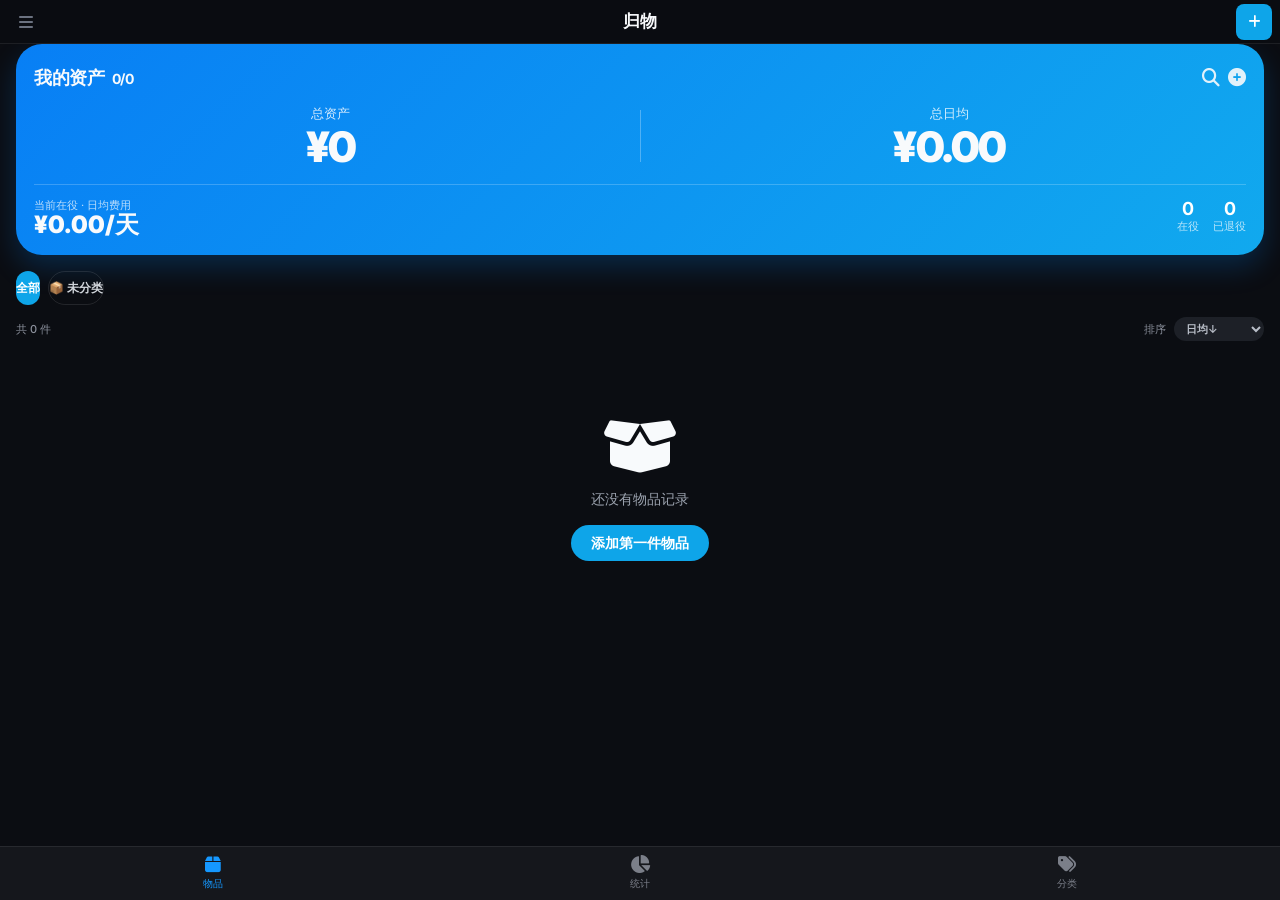
<file: app-assets.html>
<!DOCTYPE html>
<html lang="zh-CN">
<head>
    <meta charset="UTF-8">
    <meta name="viewport" content="width=device-width, initial-scale=1.0, maximum-scale=1.0, user-scalable=no, viewport-fit=cover">
    <title>归物 - 物品资产追踪</title>
    <meta name="apple-mobile-web-app-capable" content="yes">
    <meta name="mobile-web-app-capable" content="yes">
    <meta name="apple-mobile-web-app-status-bar-style" content="default">
    <meta name="apple-mobile-web-app-title" content="归物">
    <meta name="theme-color" content="#0ea5e9">
    <link rel="apple-touch-icon" href="icon-180.png">
    <link rel="manifest" href="manifest.json">
    <link rel="stylesheet" href="tailwind.css">
    <link rel="preload" href="https://cdnjs.cloudflare.com/ajax/libs/font-awesome/6.4.0/css/all.min.css" as="style" onload="this.onload=null;this.rel='stylesheet'">
    <noscript><link rel="stylesheet" href="https://cdnjs.cloudflare.com/ajax/libs/font-awesome/6.4.0/css/all.min.css"></noscript>

    <style>
        @import url('https://fonts.googleapis.com/css2?family=Inter:wght@300;400;500;600;700;900&display=swap');

        :root {
            --bg-body: #ffffff;
            --text-main: #1c1c1e;
            --accent: #0ea5e9;
            --accent-light: #e0f2fe;
            --safe-top: env(safe-area-inset-top, 0px);
            --safe-bottom: env(safe-area-inset-bottom, 0px);
            --topbar-h: 44px;
            --tabbar-h: 54px;
        }

        html, body { height: 100%; overscroll-behavior: none; }
        body {
            font-family: 'Inter', -apple-system, BlinkMacSystemFont, sans-serif;
            background-color: #f5f5f7;
            color: var(--text-main);
            overflow: hidden;
            -webkit-font-smoothing: antialiased;
        }
        .no-scrollbar::-webkit-scrollbar { display: none; }
        .no-scrollbar { -ms-overflow-style: none; scrollbar-width: none; }

        .view-section { display: none; height: 100%; width: 100%; flex-direction: column; }

        /* Top bar */
        .mobile-topbar {
            position: fixed; top: 0; left: 0; right: 0; z-index: 45;
            height: calc(var(--topbar-h) + var(--safe-top));
            padding-top: var(--safe-top);
            background: rgba(255,255,255,0.92);
            backdrop-filter: blur(20px); -webkit-backdrop-filter: blur(20px);
            border-bottom: 0.5px solid #e5e7eb;
            display: flex; align-items: center; justify-content: space-between;
            padding-left: 8px; padding-right: 8px;
        }
        .mobile-topbar h1 { font-size: 17px; font-weight: 700; color: #1c1c1e; text-align: center; flex: 1; overflow: hidden; text-overflow: ellipsis; white-space: nowrap; }

        .mobile-main-wrap {
            position: fixed; top: 0; left: 0; right: 0; bottom: 0;
            padding-top: calc(var(--topbar-h) + var(--safe-top));
            padding-bottom: calc(var(--tabbar-h) + var(--safe-bottom));
            overflow: hidden;
        }
        .mobile-main-wrap > #main-content-area { height: 100%; overflow-y: auto; overflow-x: hidden; }

        .mobile-tabbar {
            position: fixed; bottom: 0; left: 0; right: 0; z-index: 45;
            height: calc(var(--tabbar-h) + var(--safe-bottom));
            padding-bottom: var(--safe-bottom);
            background: rgba(255,255,255,0.92);
            backdrop-filter: blur(20px); -webkit-backdrop-filter: blur(20px);
            border-top: 0.5px solid #e5e7eb;
            display: flex; align-items: stretch;
        }
        .tab-btn {
            flex: 1; display: flex; flex-direction: column; align-items: center; justify-content: center;
            gap: 2px; color: #9ca3af; font-size: 10px; font-weight: 500;
            transition: color 0.15s; -webkit-tap-highlight-color: transparent;
        }
        .tab-btn i { font-size: 18px; }
        .tab-btn.active { color: var(--accent); }

        .fade-in { animation: fadeIn 0.3s ease; }
        @keyframes fadeIn { from { opacity:0; transform: translateY(6px);} to {opacity:1; transform:none;} }

        /* Modal */
        .modal-overlay { position: fixed; inset: 0; z-index: 100; background: rgba(0,0,0,0.4); backdrop-filter: blur(4px); display: none; }
        .modal-overlay.show { display: flex; justify-content: center; align-items: flex-end; }
        .modal-sheet { background: #fff; width: 100%; max-width: 560px; max-height: 94vh; border-radius: 18px 18px 0 0; overflow-y: auto; animation: slideUp 0.28s ease; }
        @keyframes slideUp { from { transform: translateY(100%);} to { transform: translateY(0);} }

        /* Switch */
        .sw { width: 44px; height: 26px; border-radius: 99px; background: #e5e7eb; position: relative; transition: background 0.2s; cursor: pointer; flex-shrink:0; }
        .sw::after { content: ''; position: absolute; top: 2px; left: 2px; width: 22px; height: 22px; background: #fff; border-radius: 50%; transition: transform 0.2s; box-shadow: 0 1px 3px rgba(0,0,0,0.2); }
        .sw.on { background: var(--accent); }
        .sw.on::after { transform: translateX(18px); }

        /* Asset card */
        .asset-card { transition: transform 0.15s, box-shadow 0.15s; }
        .asset-card:active { transform: scale(0.985); }

        /* Trend chart */
        .trend-bar { transition: height 0.5s ease; }

        input[type="date"]::-webkit-calendar-picker-indicator { cursor: pointer; opacity: 0.6; }

        .icon-cell { transition: all 0.12s; }
        .icon-cell.selected { background: var(--accent); color: #fff; transform: scale(1.1); }

        /* Refined mobile asset UI */
        body { background: #0b0d12; color: #f8fafc; }
        .mobile-topbar { background: rgba(11,13,18,0.94); border-bottom-color: rgba(255,255,255,0.08); }
        .mobile-topbar h1 { color: #f8fafc; }
        .mobile-tabbar { background: rgba(22,24,30,0.96); border-top-color: rgba(255,255,255,0.08); }
        .tab-btn { color: #7b7f89; }
        .tab-btn.active { color: #1598ff; }
        .asset-summary { background: linear-gradient(135deg,#087ff5 0%,#11a9ee 100%); border-radius: 26px; padding: 20px 18px 18px; box-shadow: 0 12px 28px rgba(0,137,255,0.22); }
        .asset-summary-grid { display: grid; grid-template-columns: minmax(0,1fr) 1px minmax(0,1fr); gap: 12px; margin-top: 12px; align-items:center; }
        .asset-summary-cell { min-width: 0; text-align: center; }
        .asset-summary-label { font-size: 13px; color: rgba(255,255,255,.82); margin-bottom: 2px; }
        .asset-summary-value { font-size: clamp(28px, 8vw, 42px); line-height: 1; font-weight: 900; letter-spacing: -1.5px; white-space: nowrap; }
        .asset-summary-divider { width: 1px; height: 52px; background: rgba(255,255,255,.28); align-self: center; }
        .asset-summary-foot { display:flex; align-items:center; justify-content:space-between; gap:12px; margin-top:16px; padding-top:12px; border-top:1px solid rgba(255,255,255,.2); }
        .asset-summary-foot .daily-cost { font-size: 24px; line-height:1; font-weight: 900; white-space: nowrap; }
        .asset-summary-foot .daily-label { font-size: 11px; color: rgba(255,255,255,.72); }
        .asset-summary-counts { display:flex; gap:14px; text-align:center; font-size:11px; color:rgba(255,255,255,.7); }
        .asset-summary-counts strong { display:block; color:#fff; font-size:18px; line-height:1.1; }
        .asset-filter-row { display:flex; align-items:center; gap:8px; margin-top:14px; }
        .asset-filter-row #filter-tabs { flex:1; margin-top:0; }
        .asset-card { background: linear-gradient(135deg,#21b982 0%,#31c993 100%); border-radius: 22px; padding: 14px 15px; color:#fff; box-shadow: 0 8px 18px rgba(24,190,130,.16); }
        .asset-card .asset-name { color:#fff; font-size:17px; font-weight:800; }
        .asset-card .asset-meta { color:rgba(255,255,255,.82); font-size:12px; }
        .asset-card .asset-cost { color:rgba(255,255,255,.9); font-size:14px; }
        .asset-card .asset-daily { color:#fff; font-size:13px; font-weight:700; }
        .asset-card .asset-days { margin-left:auto; text-align:right; flex-shrink:0; }
        .asset-card .asset-days strong { display:block; font-size:30px; line-height:1; font-weight:900; letter-spacing:-1px; }
        .asset-card .asset-days span { font-size:13px; color:rgba(255,255,255,.78); }
        .asset-card .asset-icon { width:42px; height:42px; border-radius:14px; background:rgba(255,255,255,.18); display:flex; align-items:center; justify-content:center; font-size:24px; flex-shrink:0; }
        .asset-card .asset-photo { width:42px; height:42px; border-radius:14px; overflow:hidden; flex-shrink:0; }
        .asset-card .asset-photo img { width:100%; height:100%; object-fit:cover; }
        .asset-section-label { color:#8c919d !important; }
        .asset-sort { color:#b9bec8 !important; background:#1d2027 !important; }
        .stats-panel { background:#1b1d22; border-radius:24px; padding:16px; box-shadow:0 8px 22px rgba(0,0,0,.22); }
        .stats-panel-title { color:#f7f7f8; font-size:20px; font-weight:800; }
        .stats-metric { background:#2a2c31; border-radius:20px; padding:15px 13px; min-height:94px; }
        .stats-metric-label { color:#9b9da5; font-size:13px; }
        .stats-metric-value { color:#f8f8fa; font-size:clamp(27px,7vw,38px); line-height:1.05; font-weight:900; white-space:nowrap; letter-spacing:-1px; }
        .stats-metric-count { color:#f8f8fa; font-size:34px; font-weight:900; line-height:1; }
        .stats-panel .text-gray-400 { color:#9b9da5 !important; }
        .stats-panel .text-gray-700, .stats-panel .text-gray-800 { color:#f8f8fa !important; }
        .stats-panel .border-gray-100 { border-color:rgba(255,255,255,.08) !important; }
        .stats-chart { background:#1b1d22; }
        .ast-toast { position: fixed; left: 50%; bottom: 80px; transform: translateX(-50%) translateY(20px); background: rgba(15,23,42,0.92); color:#fff; padding: 10px 18px; border-radius: 12px; font-size: 12px; font-weight: 600; box-shadow: 0 8px 24px rgba(0,0,0,0.25); z-index: 9999; opacity: 0; transition: all 0.25s ease; pointer-events: none; max-width: 86vw; text-align: center; }
        .ast-toast.show { opacity: 1; transform: translateX(-50%) translateY(0); }
        .ast-toast.err { background: rgba(220,38,38,0.95); }
    </style>
<body>

<!-- Toast -->
<div id="ast-toast" class="ast-toast"></div>

<!-- Top bar -->
<div class="mobile-topbar">
    <button onclick="app.openMenu()" class="w-9 h-9 flex items-center justify-center text-gray-500 rounded-lg hover:bg-gray-100"><i class="fas fa-bars"></i></button>
    <h1 id="topbar-title">归物</h1>
    <button onclick="app.openAssetModal()" class="w-9 h-9 flex items-center justify-center text-white rounded-lg" style="background:var(--accent)"><i class="fas fa-plus text-sm"></i></button>
</div>

<!-- Main content -->
<div class="mobile-main-wrap">
    <div id="main-content-area" class="no-scrollbar">

        <!-- ===== LIST VIEW ===== -->
        <section id="view-list" class="view-section fade-in">
            <div class="px-4 pb-4">
                <!-- Summary header -->
                <div class="asset-summary">
                    <div class="flex items-center justify-between">
                        <div class="text-lg font-black tracking-tight">我的资产 <span class="text-sm font-bold opacity-75 ml-1" id="asset-summary-count">0/0</span></div>
                        <div class="flex items-center gap-2 opacity-90"><i class="fas fa-search text-lg"></i><i class="fas fa-plus-circle text-lg"></i></div>
                    </div>
                    <div class="asset-summary-grid">
                        <div class="asset-summary-cell"><div class="asset-summary-label">总资产</div><div class="asset-summary-value" id="total-value">¥0</div></div>
                        <div class="asset-summary-divider"></div>
                        <div class="asset-summary-cell"><div class="asset-summary-label">总日均</div><div class="asset-summary-value" id="daily-avg">¥0.00</div></div>
                    </div>
                    <div class="asset-summary-foot">
                        <div><div class="daily-label">当前在役 · 日均费用</div><div class="daily-cost" id="daily-avg-foot">¥0.00/天</div></div>
                        <div class="asset-summary-counts"><div><strong id="active-count">0</strong>在役</div><div><strong id="retired-count">0</strong>已退役</div></div>
                    </div>
                </div>

                <!-- Filter tabs -->
                <div class="mt-4 flex gap-2 overflow-x-auto no-scrollbar" id="filter-tabs"></div>

                <!-- Sort selector -->
                <div class="mt-3 flex items-center justify-between">
                    <div class="text-[11px] font-medium asset-section-label" id="list-count-label">共 0 件</div>
                    <div class="flex items-center gap-2 text-[11px]">
                        <span class="asset-section-label">排序</span>
                        <select id="sort-select" onchange="app.renderList()" class="asset-sort text-[11px] font-semibold rounded-full px-2 py-1 border-0 outline-none">
                            <option value="dailyDesc">日均↓</option>
                            <option value="dailyAsc">日均↑</option>
                            <option value="priceDesc">原价↓</option>
                            <option value="priceAsc">原价↑</option>
                            <option value="daysDesc">使用天数↓</option>
                            <option value="dateDesc">购入日↓</option>
                            <option value="dateAsc">购入日↑</option>
                        </select>
                    </div>
                </div>

                <!-- Asset list -->
                <div id="asset-list" class="mt-3"></div>

                <!-- Empty state -->
                <div id="empty-state" class="hidden py-16 text-center">
                    <div class="text-6xl opacity-20 mb-3"><i class="fas fa-box-open"></i></div>
                    <div class="text-gray-400 text-sm">还没有物品记录</div>
                    <button onclick="app.openAssetModal()" class="mt-4 px-5 py-2 rounded-full text-white text-sm font-semibold" style="background:var(--accent)">添加第一件物品</button>
                </div>
            </div>
        </section>

        <!-- ===== STATS VIEW ===== -->
        <section id="view-stats" class="view-section fade-in">
            <div class="px-4 pb-4">
                <!-- Period tabs -->
                <div class="flex bg-[#1b1d22] rounded-2xl p-1 mt-2">
                    <button onclick="app.setStatPeriod('week')" id="sp-week" class="flex-1 py-1.5 rounded-lg text-xs font-semibold text-gray-500">周</button>
                    <button onclick="app.setStatPeriod('month')" id="sp-month" class="flex-1 py-1.5 rounded-lg text-xs font-semibold text-gray-500">月</button>
                    <button onclick="app.setStatPeriod('year')" id="sp-year" class="flex-1 py-1.5 rounded-lg text-xs font-semibold text-gray-500">年</button>
                    <button onclick="app.setStatPeriod('all')" id="sp-all" class="flex-1 py-1.5 rounded-lg text-xs font-semibold text-gray-500 active">全部</button>
                </div>

                <!-- Buy / Sell -->
                <div class="stats-panel mt-4">
                    <div class="stats-panel-title mb-3">购入卖出</div>
                    <div class="grid grid-cols-2 gap-3 mb-3">
                        <div class="stats-metric"><div class="stats-metric-label">购入金额</div><div class="stats-metric-value mt-2" id="stat-buy">¥0</div></div>
                        <div class="stats-metric"><div class="stats-metric-label">卖出金额</div><div class="stats-metric-value mt-2" id="stat-sell">¥0</div></div>
                    </div>
                    <div class="grid grid-cols-2 gap-3">
                        <div class="stats-metric"><div class="stats-metric-label">购入件数</div><div class="stats-metric-count mt-2"><span id="stat-buy-count">0</span><span class="text-sm font-semibold text-gray-400 ml-1">件</span></div></div>
                        <div class="stats-metric"><div class="stats-metric-label">卖出件数</div><div class="stats-metric-count mt-2"><span id="stat-sell-count">0</span><span class="text-sm font-semibold text-gray-400 ml-1">件</span></div></div>
                    </div>
                </div>

                <!-- Daily average total -->
                <div class="stats-panel mt-3">
                    <div class="stats-panel-title mb-3">日均总计</div>
                    <div class="grid grid-cols-2 gap-3">
                        <div class="stats-metric">
                            <div class="stats-metric-label">日均总额</div>
                            <div class="flex items-baseline gap-1 mt-2"><span class="stats-metric-value" id="stat-daily-total">¥0.00</span><span class="text-xs text-gray-400">/天</span></div>
                        </div>
                        <div class="stats-metric">
                            <div class="stats-metric-label">平均服役</div>
                            <div class="stats-metric-count mt-2"><span id="stat-avg-days">0</span><span class="text-sm font-semibold text-gray-400 ml-1">天</span></div>
                        </div>
                    </div>
                    <div class="grid grid-cols-2 gap-3 mt-3 pt-3 border-t border-gray-100">
                        <div><div class="text-2xl font-black text-gray-700" id="stat-active-count">0</div><div class="text-xs text-gray-400">当前在役件数</div></div>
                        <div><div class="text-2xl font-black text-gray-700 truncate" id="stat-total-cost">¥0</div><div class="text-xs text-gray-400">累计投入</div></div>
                    </div>
                </div>

                <!-- Daily average trend chart -->
                <div class="stats-panel mt-3">
                    <div class="flex items-center justify-between mb-4">
                        <div class="stats-panel-title flex items-center gap-2"><i class="fas fa-chart-area text-sky-400"></i> 日均趋势</div>
                        <div class="text-[10px] text-gray-400 font-semibold" id="trend-range"></div>
                    </div>
                    <div id="trend-chart" class="flex items-end justify-between gap-1 h-32"></div>
                    <div id="trend-labels" class="flex justify-between gap-1 mt-1.5"></div>
                </div>

                <!-- Category breakdown -->
                <div class="bg-white rounded-2xl p-5 mt-3 shadow-sm">
                    <div class="text-sm font-bold text-gray-700 flex items-center gap-2 mb-3"><i class="fas fa-layer-group text-sky-400"></i> 分类占比</div>
                    <div id="category-breakdown" class="space-y-2.5"></div>
                </div>
            </div>
        </section>

        <!-- ===== CATEGORY VIEW ===== -->
        <section id="view-category" class="view-section fade-in">
            <div class="px-4 pb-4">
                <div class="flex items-center justify-between mt-2">
                    <div class="text-sm font-bold text-gray-700">分类管理</div>
                    <button onclick="app.openCategoryModal()" class="text-xs font-semibold text-white px-3 py-1 rounded-full" style="background:var(--accent)">+ 新建</button>
                </div>
                <div id="category-list" class="mt-3 space-y-2"></div>

                <!-- Data management -->
                <div class="mt-6 pt-5 border-t border-gray-100">
                    <div class="text-sm font-bold text-gray-700 mb-2 flex items-center gap-1.5"><i class="fas fa-database text-[11px] text-gray-400"></i> 数据管理</div>
                    <div class="grid grid-cols-2 gap-2.5">
                        <button onclick="app.exportData()" class="flex items-center justify-center gap-1.5 py-2.5 rounded-xl text-xs font-semibold text-white bg-sky-500 hover:bg-sky-600 transition shadow-sm">
                            <i class="fas fa-file-export"></i> 导出数据
                        </button>
                        <button onclick="document.getElementById('import-file').click()" class="flex items-center justify-center gap-1.5 py-2.5 rounded-xl text-xs font-semibold text-gray-700 bg-gray-100 hover:bg-gray-200 transition">
                            <i class="fas fa-file-import"></i> 导入数据
                        </button>
                    </div>
                    <input type="file" id="import-file" accept="application/json,.json" class="hidden" onchange="app.importData(event)">
                    <div class="text-[10px] text-gray-400 mt-2 leading-relaxed">导出将下载包含全部物品、分类的 JSON 备份；导入会合并到现有数据（按 id 去重，相同 id 的会被导入数据覆盖）。</div>
                </div>
            </div>
        </section>

    </div>
</div>

<!-- Bottom tab bar -->
<div class="mobile-tabbar">
    <button onclick="app.switchTab('list')" id="tab-list" class="tab-btn active"><i class="fas fa-box"></i><span>物品</span></button>
    <button onclick="app.switchTab('stats')" id="tab-stats" class="tab-btn"><i class="fas fa-chart-pie"></i><span>统计</span></button>
    <button onclick="app.switchTab('category')" id="tab-category" class="tab-btn"><i class="fas fa-tags"></i><span>分类</span></button>
</div>

<!-- ============ ASSET MODAL ============ -->
<div id="asset-modal" class="modal-overlay">
    <div class="modal-sheet">
        <div class="flex items-center justify-between px-5 py-4 border-b border-gray-100 sticky top-0 bg-white z-10">
            <h3 class="font-bold text-base" id="asset-modal-title">添加物品</h3>
            <button onclick="app.closeAssetModal()" class="w-8 h-8 flex items-center justify-center text-gray-400 rounded-lg hover:bg-gray-100"><i class="fas fa-times"></i></button>
        </div>
        <div class="p-5 space-y-5">

            <!-- Icon picker -->
            <div>
                <label class="text-[11px] font-bold text-gray-400 uppercase tracking-wider">图标</label>
                <div class="mt-1.5 flex gap-1 overflow-x-auto no-scrollbar pb-1" id="icon-picker"></div>
            </div>

            <!-- Category -->
            <div>
                <label class="text-[11px] font-bold text-gray-400 uppercase tracking-wider">分类</label>
                <select id="asset-category" class="w-full mt-1.5 px-3 py-2.5 rounded-xl border border-gray-200 text-sm bg-gray-50 outline-none focus:border-sky-400"></select>
            </div>

            <!-- Name -->
            <div>
                <label class="text-[11px] font-bold text-gray-400 uppercase tracking-wider">物品名称</label>
                <input id="asset-name" type="text" placeholder="如：Bose QC45" class="w-full mt-1.5 px-3 py-2.5 rounded-xl border border-gray-200 text-sm bg-gray-50 outline-none focus:border-sky-400">
            </div>

            <!-- Price & Date -->
            <div class="grid grid-cols-2 gap-3">
                <div>
                    <label class="text-[11px] font-bold text-gray-400 uppercase tracking-wider">购入价格</label>
                    <input id="asset-price" type="number" step="0.01" placeholder="0.00" class="w-full mt-1.5 px-3 py-2.5 rounded-xl border border-gray-200 text-sm bg-gray-50 outline-none focus:border-sky-400">
                </div>
                <div>
                    <label class="text-[11px] font-bold text-gray-400 uppercase tracking-wider">购入日期</label>
                    <input id="asset-date" type="date" class="w-full mt-1.5 px-3 py-2.5 rounded-xl border border-gray-200 text-sm bg-gray-50 outline-none focus:border-sky-400">
                </div>
            </div>

            <!-- Active status -->
            <div class="flex items-center justify-between bg-gray-50 rounded-xl px-4 py-3">
                <div>
                    <div class="text-sm font-semibold">正在服役</div>
                    <div class="text-[11px] text-gray-400">关闭后不再计入日均成本</div>
                </div>
                <div id="asset-active" class="sw on" onclick="app.toggleSwitch('asset-active')"></div>
            </div>

            <!-- Usage based calculation -->
            <div class="flex items-center justify-between bg-gray-50 rounded-xl px-4 py-3">
                <div>
                    <div class="text-sm font-semibold">按使用天数计算</div>
                    <div class="text-[11px] text-gray-400">关闭则按购入至今的总天数</div>
                </div>
                <div id="asset-usage" class="sw on" onclick="app.toggleSwitch('asset-usage')"></div>
            </div>

            <!-- Target daily cost -->
            <div class="flex items-center justify-between bg-gray-50 rounded-xl px-4 py-3">
                <div>
                    <div class="text-sm font-semibold">目标日均成本</div>
                    <div class="text-[11px] text-gray-400">设为参考值，到期提醒</div>
                </div>
                <div id="asset-target-toggle" class="sw" onclick="app.toggleSwitch('asset-target-toggle'); app.toggleTargetInput()"></div>
            </div>
            <div id="target-input-wrap" class="hidden">
                <label class="text-[11px] font-bold text-gray-400 uppercase tracking-wider">目标日均（元/天）</label>
                <input id="asset-target" type="number" step="0.01" placeholder="1.00" class="w-full mt-1.5 px-3 py-2.5 rounded-xl border border-gray-200 text-sm bg-gray-50 outline-none focus:border-sky-400">
            </div>

            <!-- Warranty -->
            <div class="flex items-center justify-between bg-gray-50 rounded-xl px-4 py-3">
                <div>
                    <div class="text-sm font-semibold">在保修期</div>
                    <div class="text-[11px] text-gray-400">记录保修到期日</div>
                </div>
                <div id="asset-warranty" class="sw" onclick="app.toggleSwitch('asset-warranty'); app.toggleWarrantyInput()"></div>
            </div>
            <div id="warranty-input-wrap" class="hidden grid grid-cols-2 gap-3">
                <div>
                    <label class="text-[11px] font-bold text-gray-400 uppercase tracking-wider">保修到期</label>
                    <input id="asset-warranty-date" type="date" class="w-full mt-1.5 px-3 py-2.5 rounded-xl border border-gray-200 text-sm bg-gray-50 outline-none focus:border-sky-400">
                </div>
                <div>
                    <label class="text-[11px] font-bold text-gray-400 uppercase tracking-wider">保修期（月）</label>
                    <input id="asset-warranty-months" type="number" placeholder="12" class="w-full mt-1.5 px-3 py-2.5 rounded-xl border border-gray-200 text-sm bg-gray-50 outline-none focus:border-sky-400">
                </div>
            </div>

            <!-- Additional costs -->
            <div>
                <div class="flex items-center justify-between">
                    <label class="text-[11px] font-bold text-gray-400 uppercase tracking-wider">附加费用</label>
                    <button onclick="app.addCostRow()" class="text-[11px] font-semibold text-sky-500">+ 添加</button>
                </div>
                <div id="cost-rows" class="mt-2 space-y-2"></div>
            </div>

            <!-- Notes -->
            <div>
                <label class="text-[11px] font-bold text-gray-400 uppercase tracking-wider">备注</label>
                <textarea id="asset-notes" rows="2" placeholder="购买渠道、序列号等" class="w-full mt-1.5 px-3 py-2.5 rounded-xl border border-gray-200 text-sm bg-gray-50 outline-none focus:border-sky-400 resize-none"></textarea>
            </div>

            <!-- Photo -->
            <div>
                <label class="text-[11px] font-bold text-gray-400 uppercase tracking-wider">物品照片</label>
                <div class="mt-2 flex items-center gap-3">
                    <div id="photo-preview" class="w-20 h-20 rounded-xl bg-gray-100 flex items-center justify-center text-gray-300 overflow-hidden"><i class="fas fa-camera text-xl"></i></div>
                    <div class="flex flex-col gap-2">
                        <button onclick="document.getElementById('asset-photo-input').click()" class="px-3 py-1.5 rounded-lg bg-gray-100 text-xs font-semibold text-gray-600">选择图片</button>
                        <button onclick="app.clearPhoto()" id="clear-photo-btn" class="hidden px-3 py-1.5 rounded-lg bg-red-50 text-xs font-semibold text-red-500">清除</button>
                    </div>
                    <input id="asset-photo-input" type="file" accept="image/*" class="hidden" onchange="app.handlePhoto(event)">
                </div>
            </div>

            <!-- Action buttons -->
            <div class="flex gap-3 pt-2">
                <button onclick="app.deleteAssetFromModal()" id="asset-delete-btn" class="hidden flex-1 py-3 rounded-xl bg-red-50 text-red-500 font-semibold text-sm">删除</button>
                <button onclick="app.saveAsset()" class="flex-[2] py-3 rounded-xl text-white font-semibold text-sm" style="background:var(--accent)">保存</button>
            </div>
        </div>
    </div>
</div>

<!-- ============ CATEGORY MODAL ============ -->
<div id="category-modal" class="modal-overlay">
    <div class="modal-sheet">
        <div class="flex items-center justify-between px-5 py-4 border-b border-gray-100 sticky top-0 bg-white z-10">
            <h3 class="font-bold text-base">分类</h3>
            <button onclick="app.closeCategoryModal()" class="w-8 h-8 flex items-center justify-center text-gray-400 rounded-lg hover:bg-gray-100"><i class="fas fa-times"></i></button>
        </div>
        <div class="p-5 space-y-4">
            <div>
                <label class="text-[11px] font-bold text-gray-400 uppercase tracking-wider">分类名称</label>
                <input id="cat-name" type="text" placeholder="如：数码电子" class="w-full mt-1.5 px-3 py-2.5 rounded-xl border border-gray-200 text-sm bg-gray-50 outline-none focus:border-sky-400">
            </div>
            <div>
                <label class="text-[11px] font-bold text-gray-400 uppercase tracking-wider">图标</label>
                <div class="mt-1.5 flex gap-1 overflow-x-auto no-scrollbar pb-1" id="cat-icon-picker"></div>
            </div>
            <div>
                <label class="text-[11px] font-bold text-gray-400 uppercase tracking-wider">颜色</label>
                <div class="mt-2 flex gap-2" id="cat-color-picker"></div>
            </div>
            <button onclick="app.saveCategory()" class="w-full py-3 rounded-xl text-white font-semibold text-sm" style="background:var(--accent)">保存</button>
        </div>
    </div>
</div>

<script>
/* ============ 归物 - Asset Tracker ============ */
const ASSET_ICONS = ['📦','📱','💻','🎧','📷','🎮','⌚','🖥️','🖨️','🔌','🪑','🛋️','📚','🖋️','🎒','👕','👟','🛹','🚲','🏍️','🚗','🏠','🍳','🔪','🧴','🧸','🎸','🎤','💡','🧰','⏰','🔑'];
const CAT_ICONS = ['📦','数码','🏠','👕','📚','🎮','🍳','🚗','🎵','💼','🛋️','⚙️','🎯','🎁','⚡','🎨'];
const CAT_COLORS = ['#0ea5e9','#6366f1','#10b981','#f59e0b','#ef4444','#ec4899','#8b5cf6','#14b8a6'];

const DEFAULT_STATE = {
    assets: [],
    categories: [
        { id: 'uncat', name: '未分类', icon: '📦', color: '#9ca3af' }
    ],
    filter: 'all',
    sort: 'dailyDesc',
    statPeriod: 'all',
    editingId: null
};

let state = JSON.parse(JSON.stringify(DEFAULT_STATE));

const app = {
    init() {
        this.loadState();
        this.renderAll();
        this.switchTab('list');
        // Listen for parent dashboard refresh requests (pb-sync-update from cloud sync, refresh-data from dashboard)
        window.addEventListener('message', (e) => {
            if(e.data && (e.data.type === 'refresh-data' || e.data.type === 'pb-sync-update')) { this.loadState(); this.renderAll(); if(document.getElementById('view-list').style.display !== 'none') this.renderList(); }
        });
    },

    loadState() {
        try {
            const saved = JSON.parse(localStorage.getItem('asset_tracker_state') || '{}');
            state = { ...JSON.parse(JSON.stringify(DEFAULT_STATE)), ...saved };
            if(!state.categories || !state.categories.length) state.categories = [{ id: 'uncat', name: '未分类', icon: '📦', color: '#9ca3af' }];
            if(!state.assets) state.assets = [];
            if(!state.filter) state.filter = 'all';
            if(!state.sort) state.sort = 'dailyDesc';
            if(!state.statPeriod) state.statPeriod = 'all';
        } catch(e) { state = JSON.parse(JSON.stringify(DEFAULT_STATE)); }
    },

    saveState() {
        try {
            localStorage.setItem('asset_tracker_state', JSON.stringify(state));
            // Notify parent dashboard
            if(window.parent && window.parent !== window) {
                window.parent.postMessage({ type: 'dashboard-refresh' }, '*');
            }
        } catch(e) { console.error('保存失败', e); }
    },

    renderAll() { this.renderFilterTabs(); this.renderList(); this.renderStats(); this.renderCategories(); },

    // ===== Helpers =====
    uid() { return 'a' + Date.now() + Math.random().toString(36).slice(2,6); },
    todayStr() { const d = new Date(); return new Date(d.getTime() - d.getTimezoneOffset()*60000).toISOString().split('T')[0]; },
    daysBetween(d1, d2) {
        const a = new Date(d1); const b = new Date(d2);
        a.setHours(0,0,0,0); b.setHours(0,0,0,0);
        return Math.max(0, Math.round((b - a) / 86400000));
    },
    fmtMoney(n) {
        if(n == null || isNaN(n)) n = 0;
        return '¥' + Number(n).toLocaleString('zh-CN', { maximumFractionDigits: 2 });
    },
    fmtMoney2(n) {
        if(n == null || isNaN(n)) n = 0;
        return '¥' + Number(n).toLocaleString('zh-CN', { minimumFractionDigits: 2, maximumFractionDigits: 2 });
    },
    escapeHtml(s) { return (s||'').replace(/[&<>"']/g, c => ({'&':'&amp;','<':'&lt;','>':'&gt;','"':'&quot;',"'":'&#39;'}[c])); },

    assetCost(a) {
        let total = Number(a.price) || 0;
        if(a.additionalCosts && a.additionalCosts.length) total += a.additionalCosts.reduce((s,c) => s + (Number(c.amount)||0), 0);
        return total;
    },
    assetDays(a) {
        if(!a.purchaseDate) return 0;
        const end = a.sold ? new Date(a.sold.date) : new Date();
        return this.daysBetween(a.purchaseDate, end);
    },
    assetDailyCost(a) {
        if(!a.active) return 0;
        const days = this.assetDays(a);
        if(days <= 0) return 0;
        return this.assetCost(a) / days;
    },

    // ===== Tab switching =====
    switchTab(tab) {
        ['list','stats','category'].forEach(t => {
            document.getElementById('view-'+t).style.display = 'none';
            document.getElementById('tab-'+t).classList.remove('active');
        });
        document.getElementById('view-'+tab).style.display = 'flex';
        document.getElementById('tab-'+tab).classList.add('active');
        const titles = { list:'归物', stats:'统计', category:'分类' };
        document.getElementById('topbar-title').innerText = titles[tab];
        if(tab === 'stats') this.renderStats();
        if(tab === 'list') this.renderList();
        if(tab === 'category') this.renderCategories();
    },

    // ===== Filter tabs =====
    renderFilterTabs() {
        const el = document.getElementById('filter-tabs');
        const cats = [{ id: 'all', name: '全部', icon: '' }, ...state.categories];
        el.innerHTML = cats.map(c => {
            const active = state.filter === c.id;
            const icon = c.icon ? c.icon + ' ' : '';
            return `<button onclick="app.setFilter('${c.id}')" class="px-3.5 py-2 rounded-full text-xs font-semibold whitespace-nowrap transition ${active?'text-white':'text-gray-300 bg-[#1d2027] border border-white/10'}" style="${active?'background:var(--accent)':''}">${icon}${this.escapeHtml(c.name)}</button>`;
        }).join('');
    },
    setFilter(id) { state.filter = id; this.saveState(); this.renderFilterTabs(); this.renderList(); },

    // ===== List =====
    renderList() {
        let list = state.assets.slice();
        if(state.filter !== 'all') list = list.filter(a => (a.categoryId || 'uncat') === state.filter);

        const sort = document.getElementById('sort-select') ? document.getElementById('sort-select').value : state.sort;
        state.sort = sort;
        const sorters = {
            dailyDesc: (a,b) => this.assetDailyCost(b) - this.assetDailyCost(a),
            dailyAsc: (a,b) => this.assetDailyCost(a) - this.assetDailyCost(b),
            priceDesc: (a,b) => this.assetCost(b) - this.assetCost(a),
            priceAsc: (a,b) => this.assetCost(a) - this.assetCost(b),
            daysDesc: (a,b) => this.assetDays(b) - this.assetDays(a),
            dateDesc: (a,b) => (b.purchaseDate||'').localeCompare(a.purchaseDate||''),
            dateAsc: (a,b) => (a.purchaseDate||'').localeCompare(b.purchaseDate||'')
        };
        list.sort(sorters[sort] || sorters.dailyDesc);

        // Summary
        const allActive = state.assets.filter(a => a.active);
        const totalValue = allActive.reduce((s,a) => s + this.assetCost(a), 0);
        const dailyTotal = allActive.reduce((s,a) => s + this.assetDailyCost(a), 0);
        const retired = state.assets.filter(a => !a.active).length;
        document.getElementById('total-value').innerText = this.fmtMoney(totalValue);
        document.getElementById('daily-avg').innerText = this.fmtMoney2(dailyTotal);
        document.getElementById('daily-avg-foot').innerText = this.fmtMoney2(dailyTotal) + '/天';
        document.getElementById('active-count').innerText = allActive.length;
        document.getElementById('retired-count').innerText = retired;
        const summaryCount = document.getElementById('asset-summary-count');
        if(summaryCount) summaryCount.innerText = `${allActive.length}/${state.assets.length}`;

        document.getElementById('list-count-label').innerText = `共 ${list.length} 件`;

        const listEl = document.getElementById('asset-list');
        const emptyEl = document.getElementById('empty-state');
        if(!list.length) { listEl.innerHTML = ''; emptyEl.classList.remove('hidden'); return; }
        emptyEl.classList.add('hidden');

        listEl.innerHTML = list.map(a => {
            const cat = state.categories.find(c => c.id === (a.categoryId || 'uncat')) || state.categories[0];
            const cost = this.assetCost(a);
            const days = this.assetDays(a);
            const daily = this.assetDailyCost(a);
            const targetDaily = a.targetDailyCost ? Number(a.targetDailyCost) : 0;
            const targetMet = targetDaily > 0 && daily > 0 && daily <= targetDaily;
            const warrantyOn = a.warranty && a.warranty.enabled && a.warranty.date;
            const warrantyExpired = warrantyOn && new Date(a.warranty.date) < new Date();
            const photo = a.photo ? `<div class="asset-photo"><img src="${a.photo}" alt=""></div>` : `<div class="asset-icon">${a.icon || '📦'}</div>`;
            const statusBadge = a.active
                ? (targetMet ? `<span class="text-[9px] font-bold px-1.5 py-0.5 rounded-full bg-emerald-100 text-emerald-600">达标</span>` : '')
                : `<span class="text-[9px] font-bold px-1.5 py-0.5 rounded-full bg-gray-200 text-gray-500">退役</span>`;
            const warrantyBadge = warrantyOn
                ? (warrantyExpired ? `<span class="text-[9px] font-bold px-1.5 py-0.5 rounded-full bg-red-50 text-red-500">保修过期</span>` : `<span class="text-[9px] font-bold px-1.5 py-0.5 rounded-full bg-sky-50 text-sky-600">保修中</span>`)
                : '';

            return `<div class="asset-card flex items-center gap-3" style="margin-bottom:14px" onclick="app.openAssetModal('${a.id}')">
                ${photo}
                <div class="flex-1 min-w-0">
                    <div class="flex items-center gap-1.5 min-w-0">
                        <span class="asset-name truncate">${this.escapeHtml(a.name)}</span>
                        ${statusBadge}
                        ${warrantyBadge}
                    </div>
                    <div class="asset-meta mt-1 truncate">${this.fmtMoney(cost)} · ${this.fmtMoney2(daily)}/天</div>
                </div>
                <div class="asset-days"><strong>${days}</strong><span>天</span></div>
            </div>`;
        }).join('');
    },

    // ===== Asset modal =====
    openAssetModal(id) {
        state.editingId = id || null;
        const isEdit = !!id;
        document.getElementById('asset-modal-title').innerText = isEdit ? '编辑物品' : '添加物品';
        document.getElementById('asset-delete-btn').classList.toggle('hidden', !isEdit);

        // Icon picker
        const iconEl = document.getElementById('icon-picker');
        iconEl.innerHTML = ASSET_ICONS.map(ic => `<div class="icon-cell w-6 h-6 rounded-md flex items-center justify-center text-xs bg-gray-50 cursor-pointer hover:bg-gray-100 flex-shrink-0" data-icon="${ic}" onclick="app.selectIcon('${ic}')">${ic}</div>`).join('');

        // Category select
        const catSel = document.getElementById('asset-category');
        catSel.innerHTML = state.categories.map(c => `<option value="${c.id}">${c.icon} ${this.escapeHtml(c.name)}</option>`).join('');

        const a = isEdit ? state.assets.find(x => x.id === id) : {};
        document.getElementById('asset-name').value = a.name || '';
        document.getElementById('asset-price').value = a.price || '';
        document.getElementById('asset-date').value = a.purchaseDate || this.todayStr();
        catSel.value = a.categoryId || 'uncat';

        // Switches
        this.setSwitch('asset-active', a.active !== false);
        this.setSwitch('asset-usage', a.usageBased !== false);
        this.setSwitch('asset-target-toggle', !!a.targetDailyCost);
        this.setSwitch('asset-warranty', !!(a.warranty && a.warranty.enabled));
        this.toggleTargetInput();
        this.toggleWarrantyInput();

        if(a.targetDailyCost) document.getElementById('asset-target').value = a.targetDailyCost;
        if(a.warranty && a.warranty.date) document.getElementById('asset-warranty-date').value = a.warranty.date;
        if(a.warranty && a.warranty.months) document.getElementById('asset-warranty-months').value = a.warranty.months;

        // Additional costs
        const costEl = document.getElementById('cost-rows');
        costEl.innerHTML = '';
        if(a.additionalCosts && a.additionalCosts.length) {
            a.additionalCosts.forEach((c,i) => this.addCostRow(c.name, c.amount));
        }

        // Notes & photo
        document.getElementById('asset-notes').value = a.notes || '';
        const photoPrev = document.getElementById('photo-preview');
        if(a.photo) {
            photoPrev.innerHTML = `<img src="${a.photo}" class="w-full h-full object-cover">`;
            document.getElementById('clear-photo-btn').classList.remove('hidden');
            this._tempPhoto = a.photo;
        } else {
            photoPrev.innerHTML = `<i class="fas fa-camera text-xl"></i>`;
            document.getElementById('clear-photo-btn').classList.add('hidden');
            this._tempPhoto = null;
        }

        // Select icon
        this.selectIcon(a.icon || ASSET_ICONS[0]);

        document.getElementById('asset-modal').classList.add('show');
    },
    closeAssetModal() { document.getElementById('asset-modal').classList.remove('show'); },
    selectIcon(ic) {
        this._tempIcon = ic;
        document.querySelectorAll('#icon-picker .icon-cell').forEach(el => el.classList.toggle('selected', el.dataset.icon === ic));
    },
    toggleSwitch(id) {
        const el = document.getElementById(id);
        el.classList.toggle('on');
    },
    setSwitch(id, on) { document.getElementById(id).classList.toggle('on', !!on); },
    getSwitch(id) { return document.getElementById(id).classList.contains('on'); },
    toggleTargetInput() { document.getElementById('target-input-wrap').classList.toggle('hidden', !this.getSwitch('asset-target-toggle')); },
    toggleWarrantyInput() { document.getElementById('warranty-input-wrap').classList.toggle('hidden', !this.getSwitch('asset-warranty')); },
    addCostRow(name, amount) {
        const wrap = document.getElementById('cost-rows');
        const div = document.createElement('div');
        div.className = 'flex gap-2';
        div.innerHTML = `<input type="text" placeholder="名称" value="${this.escapeHtml(name||'')}" class="flex-1 px-2.5 py-1.5 rounded-lg border border-gray-200 text-xs bg-gray-50 outline-none focus:border-sky-400">
        <input type="number" step="0.01" placeholder="金额" value="${amount||''}" class="w-24 px-2.5 py-1.5 rounded-lg border border-gray-200 text-xs bg-gray-50 outline-none focus:border-sky-400">
        <button onclick="this.parentElement.remove()" class="w-8 text-red-400"><i class="fas fa-minus"></i></button>`;
        wrap.appendChild(div);
    },
    handlePhoto(e) {
        const file = e.target.files[0];
        if(!file) return;
        const reader = new FileReader();
        reader.onload = (ev) => {
            this._tempPhoto = ev.target.result;
            document.getElementById('photo-preview').innerHTML = `<img src="${ev.target.result}" class="w-full h-full object-cover">`;
            document.getElementById('clear-photo-btn').classList.remove('hidden');
        };
        reader.readAsDataURL(file);
    },
    clearPhoto() {
        this._tempPhoto = null;
        document.getElementById('photo-preview').innerHTML = `<i class="fas fa-camera text-xl"></i>`;
        document.getElementById('clear-photo-btn').classList.add('hidden');
        document.getElementById('asset-photo-input').value = '';
    },
    saveAsset() {
        const name = document.getElementById('asset-name').value.trim();
        if(!name) { alert('请填写物品名称'); return; }
        const costs = [];
        document.querySelectorAll('#cost-rows > div').forEach(d => {
            const inputs = d.querySelectorAll('input');
            const n = inputs[0].value.trim();
            const amt = Number(inputs[1].value);
            if(n || amt) costs.push({ name: n, amount: amt });
        });
        const asset = {
            id: state.editingId || this.uid(),
            icon: this._tempIcon || '📦',
            categoryId: document.getElementById('asset-category').value,
            name,
            price: Number(document.getElementById('asset-price').value) || 0,
            purchaseDate: document.getElementById('asset-date').value,
            active: this.getSwitch('asset-active'),
            usageBased: this.getSwitch('asset-usage'),
            targetDailyCost: this.getSwitch('asset-target-toggle') ? (Number(document.getElementById('asset-target').value) || 0) : null,
            warranty: this.getSwitch('asset-warranty') ? {
                enabled: true,
                date: document.getElementById('asset-warranty-date').value,
                months: Number(document.getElementById('asset-warranty-months').value) || null
            } : null,
            additionalCosts: costs,
            notes: document.getElementById('asset-notes').value.trim(),
            photo: this._tempPhoto || null,
            updatedAt: Date.now()
        };
        if(!state.editingId) asset.createdAt = Date.now();

        if(state.editingId) {
            const idx = state.assets.findIndex(a => a.id === state.editingId);
            if(idx >= 0) state.assets[idx] = { ...state.assets[idx], ...asset };
        } else {
            state.assets.push(asset);
        }
        this.saveState();
        this.closeAssetModal();
        this.renderAll();
    },
    deleteAssetFromModal() {
        if(!state.editingId) return;
        if(!confirm('确定删除这件物品？此操作不可撤销。')) return;
        state.assets = state.assets.filter(a => a.id !== state.editingId);
        this.saveState();
        this.closeAssetModal();
        this.renderAll();
    },

    // ===== Categories =====
    renderCategories() {
        const el = document.getElementById('category-list');
        if(!state.categories.length) { el.innerHTML = '<div class="text-center text-gray-400 py-8 text-sm">暂无分类</div>'; return; }
        el.innerHTML = state.categories.map(c => {
            const count = state.assets.filter(a => (a.categoryId || 'uncat') === c.id).length;
            const total = state.assets.filter(a => (a.categoryId || 'uncat') === c.id).reduce((s,a) => s + this.assetCost(a), 0);
            const isDefault = c.id === 'uncat';
            return `<div class="bg-white rounded-2xl p-3.5 shadow-sm flex items-center gap-3">
                <div class="w-11 h-11 rounded-xl flex items-center justify-center text-xl" style="background:${c.color}22;color:${c.color}">${c.icon}</div>
                <div class="flex-1">
                    <div class="text-sm font-bold">${this.escapeHtml(c.name)}</div>
                    <div class="text-[11px] text-gray-400 mt-0.5">${count} 件 · ${this.fmtMoney(total)}</div>
                </div>
                ${isDefault ? '' : `<button onclick="app.openCategoryModal('${c.id}')" class="w-8 h-8 text-gray-400 hover:text-sky-500"><i class="fas fa-pen text-xs"></i></button>`}
            </div>`;
        }).join('');
    },
    openCategoryModal(id) {
        this._editingCatId = id || null;
        document.getElementById('cat-name').value = '';
        this._tempCatIcon = CAT_ICONS[0];
        this._tempCatColor = CAT_COLORS[0];
        if(id) {
            const c = state.categories.find(x => x.id === id);
            if(c) {
                document.getElementById('cat-name').value = c.name;
                this._tempCatIcon = c.icon;
                this._tempCatColor = c.color;
            }
        }
        // Icon picker
        document.getElementById('cat-icon-picker').innerHTML = CAT_ICONS.map(ic => `<div class="icon-cell w-6 h-6 rounded-md flex items-center justify-center text-xs bg-gray-50 cursor-pointer hover:bg-gray-100 flex-shrink-0" data-icon="${ic}" onclick="app.selectCatIcon('${ic}')">${ic}</div>`).join('');
        // Color picker
        document.getElementById('cat-color-picker').innerHTML = CAT_COLORS.map(col => `<div class="cat-color-cell w-7 h-7 rounded-full cursor-pointer ${col === this._tempCatColor ? 'ring-2 ring-offset-2 ring-gray-400' : ''}" style="background:${col}" data-color="${col}" onclick="app.selectCatColor('${col}')"></div>`).join('');
        this.selectCatIcon(this._tempCatIcon);
        document.getElementById('category-modal').classList.add('show');
    },
    closeCategoryModal() { document.getElementById('category-modal').classList.remove('show'); },
    selectCatIcon(ic) {
        this._tempCatIcon = ic;
        document.querySelectorAll('#cat-icon-picker .icon-cell').forEach(el => el.classList.toggle('selected', el.dataset.icon === ic));
    },
    selectCatColor(col) {
        this._tempCatColor = col;
        document.querySelectorAll('#cat-color-picker .cat-color-cell').forEach(el => {
            el.classList.toggle('ring-2', el.dataset.color === col);
            el.classList.toggle('ring-offset-2', el.dataset.color === col);
            el.classList.toggle('ring-gray-400', el.dataset.color === col);
        });
    },
    saveCategory() {
        const name = document.getElementById('cat-name').value.trim();
        if(!name) { alert('请填写分类名称'); return; }
        const cat = { id: this._editingCatId || this.uid(), name, icon: this._tempCatIcon, color: this._tempCatColor };
        if(this._editingCatId) {
            const idx = state.categories.findIndex(c => c.id === this._editingCatId);
            if(idx >= 0) state.categories[idx] = { ...state.categories[idx], ...cat };
        } else {
            state.categories.push(cat);
        }
        this.saveState();
        this.closeCategoryModal();
        this.renderAll();
    },

    // ===== Stats =====
    setStatPeriod(p) {
        state.statPeriod = p;
        ['week','month','year','all'].forEach(t => {
            document.getElementById('sp-'+t).classList.toggle('active', t === p);
            const el = document.getElementById('sp-'+t);
            if(t === p) { el.style.background = '#fff'; el.style.color = 'var(--accent)'; el.style.boxShadow = '0 1px 3px rgba(0,0,0,0.08)'; }
            else { el.style.background = ''; el.style.color = ''; el.style.boxShadow = ''; }
        });
        this.saveState();
        this.renderStats();
    },
    renderStats() {
        // ensure period buttons styled
        ['week','month','year','all'].forEach(t => {
            const el = document.getElementById('sp-'+t);
            if(!el) return;
            const active = state.statPeriod === t;
            el.classList.toggle('active', active);
            if(active) { el.style.background = '#fff'; el.style.color = 'var(--accent)'; el.style.boxShadow = '0 1px 3px rgba(0,0,0,0.08)'; }
            else { el.style.background = ''; el.style.color = ''; el.style.boxShadow = ''; }
        });

        const now = new Date();
        let start = new Date(0);
        if(state.statPeriod === 'week') { const d = (now.getDay()+6)%7; start = new Date(now); start.setDate(now.getDate()-d); start.setHours(0,0,0,0); }
        else if(state.statPeriod === 'month') { start = new Date(now.getFullYear(), now.getMonth(), 1); }
        else if(state.statPeriod === 'year') { start = new Date(now.getFullYear(), 0, 1); }

        const inRange = (dStr) => { const t = new Date(dStr); return t >= start && t <= now; };

        const periodAssets = state.assets.filter(a => a.purchaseDate && inRange(a.purchaseDate));
        const buyTotal = periodAssets.reduce((s,a) => s + this.assetCost(a), 0);
        const soldAssets = state.assets.filter(a => a.sold && a.sold.date && inRange(a.sold.date));
        const sellTotal = soldAssets.reduce((s,a) => s + (Number(a.sold.price)||0), 0);

        document.getElementById('stat-buy').innerText = this.fmtMoney(buyTotal);
        document.getElementById('stat-buy-count').innerText = periodAssets.length;
        document.getElementById('stat-sell').innerText = this.fmtMoney(sellTotal);
        document.getElementById('stat-sell-count').innerText = soldAssets.length;

        // Daily totals
        const activeAssets = state.assets.filter(a => a.active);
        const dailyTotal = activeAssets.reduce((s,a) => s + this.assetDailyCost(a), 0);
        const totalCost = state.assets.reduce((s,a) => s + this.assetCost(a), 0);
        const avgDays = state.assets.length ? Math.round(state.assets.reduce((s,a) => s + this.assetDays(a), 0) / state.assets.length) : 0;
        document.getElementById('stat-daily-total').innerText = this.fmtMoney2(dailyTotal);
        document.getElementById('stat-active-count').innerText = activeAssets.length;
        document.getElementById('stat-total-cost').innerText = this.fmtMoney(totalCost);
        document.getElementById('stat-avg-days').innerText = avgDays;

        // Trend chart - last 7 points (days for week, weeks for month, months for year, years for all)
        this.renderTrend();

        // Category breakdown
        const catEl = document.getElementById('category-breakdown');
        const catsWithTotals = state.categories.map(c => {
            const items = state.assets.filter(a => (a.categoryId||'uncat') === c.id);
            const total = items.reduce((s,a) => s + this.assetCost(a), 0);
            return { ...c, count: items.length, total };
        }).filter(c => c.total > 0).sort((a,b) => b.total - a.total);
        const grandTotal = catsWithTotals.reduce((s,c) => s + c.total, 0) || 1;
        catEl.innerHTML = catsWithTotals.map(c => {
            const pct = Math.round(c.total / grandTotal * 100);
            return `<div>
                <div class="flex items-center justify-between text-xs mb-1">
                    <span class="font-semibold flex items-center gap-1.5"><span class="w-5 h-5 rounded flex items-center justify-center text-[10px]" style="background:${c.color}22;color:${c.color}">${c.icon}</span>${this.escapeHtml(c.name)} <span class="text-gray-400 font-normal">·${c.count}</span></span>
                    <span class="font-bold">${this.fmtMoney(c.total)} <span class="text-gray-400 font-normal">${pct}%</span></span>
                </div>
                <div class="w-full h-2 bg-gray-100 rounded-full overflow-hidden"><div class="h-full rounded-full" style="width:${pct}%;background:${c.color}"></div></div>
            </div>`;
        }).join('') || '<div class="text-center text-gray-400 py-4 text-xs">暂无数据</div>';
    },
    renderTrend() {
        const now = new Date();
        const points = [];
        const labels = [];
        let range = '';
        if(state.statPeriod === 'week') {
            // last 7 days
            for(let i = 6; i >= 0; i--) {
                const d = new Date(now); d.setDate(now.getDate()-i); d.setHours(0,0,0,0);
                const end = new Date(d); end.setHours(23,59,59,999);
                const daily = state.assets.filter(a => a.active).reduce((s,a) => {
                    const pd = new Date(a.purchaseDate); if(isNaN(pd) || pd > end) return s;
                    const ed = a.sold ? new Date(a.sold.date) : now;
                    if(ed < d) return s;
                    return s + (this.assetCost(a) / Math.max(1, this.assetDays(a)));
                }, 0);
                points.push(daily);
                labels.push((d.getMonth()+1) + '/' + d.getDate());
            }
            range = '近 7 天';
        } else if(state.statPeriod === 'month') {
            // last 4 weeks
            for(let i = 3; i >= 0; i--) {
                const ws = new Date(now); ws.setDate(now.getDate() - (i+1)*7); ws.setHours(0,0,0,0);
                const we = new Date(now); we.setDate(now.getDate() - i*7); we.setHours(23,59,59,999);
                const daily = state.assets.filter(a => a.active).reduce((s,a) => {
                    const pd = new Date(a.purchaseDate); if(isNaN(pd) || pd > we) return s;
                    const ed = a.sold ? new Date(a.sold.date) : now;
                    if(ed < ws) return s;
                    return s + (this.assetCost(a) / Math.max(1, this.assetDays(a)));
                }, 0);
                points.push(daily);
                labels.push('第' + (4-i) + '周');
            }
            range = '近 4 周';
        } else if(state.statPeriod === 'year') {
            // 12 months
            for(let i = 11; i >= 0; i--) {
                const m = new Date(now.getFullYear(), now.getMonth()-i, 1);
                const me = new Date(now.getFullYear(), now.getMonth()-i+1, 0, 23,59,59,999);
                const daily = state.assets.filter(a => a.active).reduce((s,a) => {
                    const pd = new Date(a.purchaseDate); if(isNaN(pd) || pd > me) return s;
                    const ed = a.sold ? new Date(a.sold.date) : now;
                    if(ed < m) return s;
                    return s + (this.assetCost(a) / Math.max(1, this.assetDays(a)));
                }, 0);
                points.push(daily);
                labels.push((m.getMonth()+1) + '月');
            }
            range = '近 12 月';
        } else {
            // all - by year from earliest purchase
            const years = new Set();
            state.assets.forEach(a => { if(a.purchaseDate) years.add(new Date(a.purchaseDate).getFullYear()); });
            years.add(now.getFullYear());
            const ys = [...years].sort();
            ys.forEach(y => {
                const ye = new Date(y, 11, 31, 23,59,59,999);
                const daily = state.assets.filter(a => a.active).reduce((s,a) => {
                    const pd = new Date(a.purchaseDate); if(isNaN(pd) || pd > ye) return s;
                    const ed = a.sold ? new Date(a.sold.date) : now;
                    if(ed < new Date(y,0,1)) return s;
                    return s + (this.assetCost(a) / Math.max(1, this.assetDays(a)));
                }, 0);
                points.push(daily);
                labels.push(y + '');
            });
            range = '全部年份';
        }
        document.getElementById('trend-range').innerText = range;
        const max = Math.max(1, ...points);
        const chart = document.getElementById('trend-chart');
        const lab = document.getElementById('trend-labels');
        chart.innerHTML = points.map(p => {
            const h = Math.max(2, (p / max) * 100);
            return `<div class="flex-1 flex flex-col items-center justify-end h-full"><div class="trend-bar w-full rounded-t bg-gradient-to-t from-sky-400 to-sky-500" style="height:${h}%;max-width:28px;margin:0 auto" title="${this.fmtMoney2(p)}"></div></div>`;
        }).join('');
        lab.innerHTML = labels.map(l => `<div class="flex-1 text-center text-[9px] text-gray-400 font-medium">${l}</div>`).join('');
    },

    openMenu() { this.switchTab('list'); },

    toast(msg, isErr) {
        const el = document.getElementById('ast-toast');
        if(!el) { alert(msg); return; }
        el.textContent = msg;
        el.classList.toggle('err', !!isErr);
        el.classList.add('show');
        clearTimeout(this._toastT);
        this._toastT = setTimeout(() => el.classList.remove('show'), 2600);
    },

    // ===== Import / Export =====
    exportData() {
        try {
            const payload = {
                app: 'asset-tracker',
                version: 1,
                exportedAt: new Date().toISOString(),
                state: {
                    assets: state.assets || [],
                    categories: state.categories || []
                }
            };
            const blob = new Blob([JSON.stringify(payload, null, 2)], { type: 'application/json' });
            const url = URL.createObjectURL(blob);
            const a = document.createElement('a');
            const d = new Date();
            const stamp = d.getFullYear() + '-' + String(d.getMonth()+1).padStart(2,'0') + '-' + String(d.getDate()).padStart(2,'0');
            a.href = url;
            a.download = `归物数据备份_${stamp}.json`;
            document.body.appendChild(a);
            a.click();
            document.body.removeChild(a);
            URL.revokeObjectURL(url);
            this.toast('已导出 ' + (state.assets||[]).length + ' 件物品的数据备份');
        } catch(e) {
            console.error('导出失败', e);
            this.toast('导出失败：' + e.message, true);
        }
    },

    importData(event) {
        const file = event.target.files && event.target.files[0];
        if(!file) return;
        const reader = new FileReader();
        reader.onload = (ev) => {
            try {
                const data = JSON.parse(ev.target.result);
                // Accept either {state:{assets,categories}} or bare {assets,categories}
                const imported = data && data.state ? data.state : data;
                if(!imported || !Array.isArray(imported.assets)) {
                    throw new Error('文件格式不正确：缺少 assets 数组');
                }
                // Merge by id (imported overrides existing)
                const byId = (arr) => { const m = {}; (arr||[]).forEach(x => { if(x && x.id) m[x.id] = x; }); return m; };
                const curAssets = byId(state.assets);
                const curCats = byId(state.categories);
                (imported.assets || []).forEach(a => { if(a && a.id) curAssets[a.id] = a; });
                (imported.categories || []).forEach(c => { if(c && c.id) curCats[c.id] = c; });
                state.assets = Object.values(curAssets);
                state.categories = Object.values(curCats);
                // ensure at least a default category
                if(!state.categories.length) state.categories = [{ id:'uncat', name:'未分类', icon:'📦', color:'#9ca3af' }];
                this.saveState();
                this.renderAll();
                if(document.getElementById('view-list').style.display !== 'none') this.renderList();
                const nImp = (imported.assets||[]).length;
                this.toast(`导入成功：新增/更新 ${nImp} 件物品、${(imported.categories||[]).length} 个分类`);
            } catch(e) {
                console.error('导入失败', e);
                this.toast('导入失败：' + e.message, true);
            }
        };
        reader.onerror = () => this.toast('读取文件失败', true);
        reader.readAsText(file);
        // reset so same file can be re-selected
        event.target.value = '';
    }
};

// Init
document.addEventListener('DOMContentLoaded', () => app.init());
app.init();
</script>
</body>
</html>
</file>
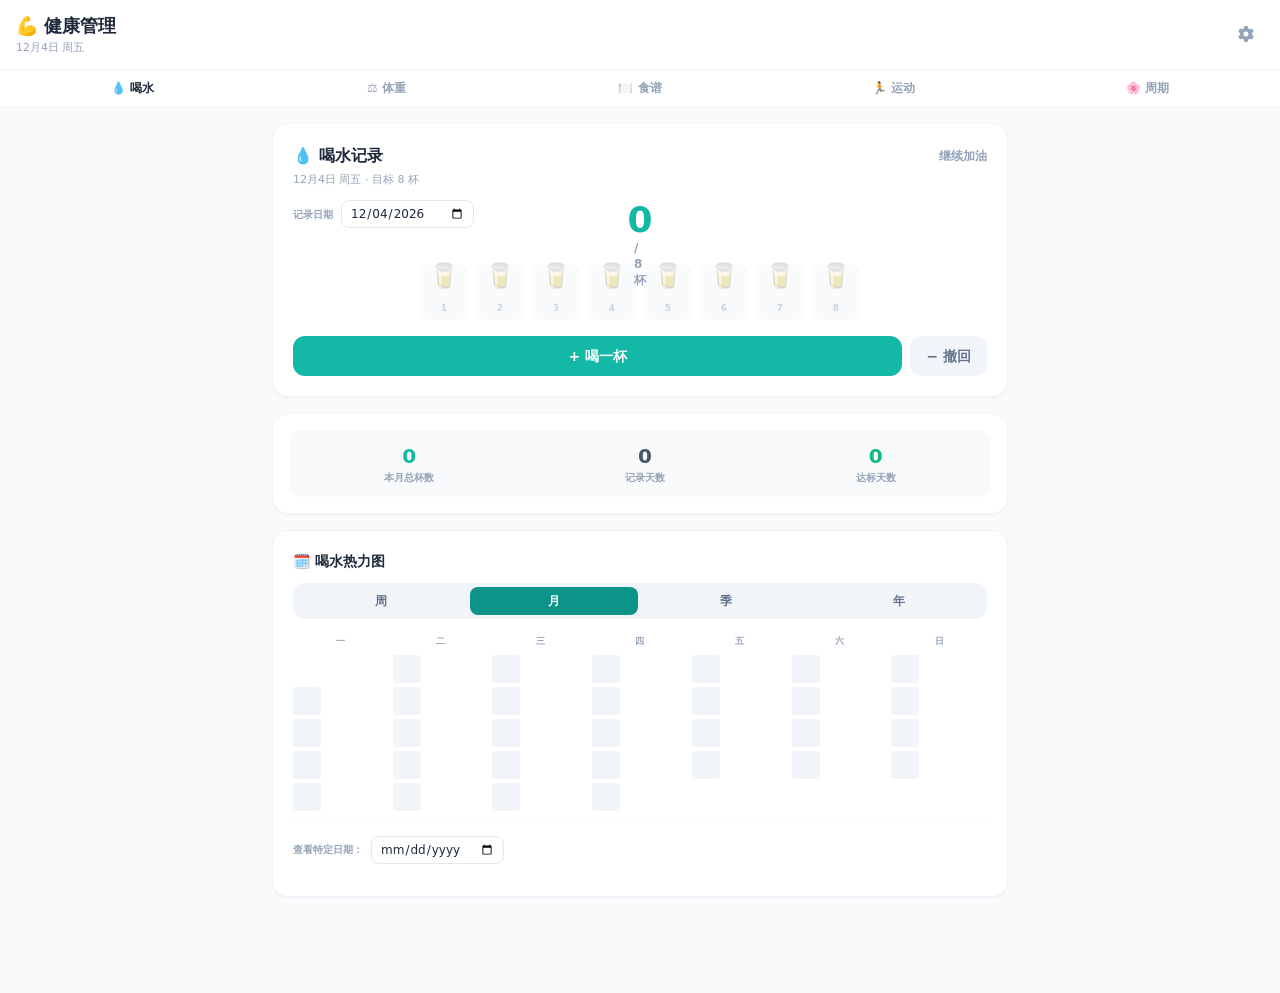
<file: app-health.html>
<!DOCTYPE html>
<html lang="zh-CN">
<head>
<meta charset="UTF-8">
<meta name="viewport" content="width=device-width, initial-scale=1.0, maximum-scale=1.0, user-scalable=no">
<title>健康管理</title>
<link rel="stylesheet" href="tailwind.css">
<link rel="preload" as="style" href="https://cdnjs.cloudflare.com/ajax/libs/font-awesome/6.5.1/css/all.min.css">
<link rel="stylesheet" href="https://cdnjs.cloudflare.com/ajax/libs/font-awesome/6.5.1/css/all.min.css" media="print" onload="this.media='all'">
<style>
  body { -webkit-tap-highlight-color: transparent; }
  .view-section { display: none; }
  .view-section.active { display: block; }
  .no-scrollbar::-webkit-scrollbar { display: none; }
  .no-scrollbar { -ms-overflow-style: none; scrollbar-width: none; }
  .fade-in { animation: fade .35s ease; }
  @keyframes fade { from { opacity:0; transform: translateY(8px); } to { opacity:1; transform: translateY(0); } }
  .toast { animation: fade .3s ease; }
  .cup-btn { transition: all .15s ease; }
  .cup-btn:active { transform: scale(0.9); }
  .food-item { transition: all .15s; }
  .food-item:active { transform: scale(0.98); }
  input[type="number"]::-webkit-inner-spin-button { -webkit-appearance: none; }
  .range-btn { transition: all .15s; }
  .range-btn.active { background: #0d9488; color: #fff; }
  .qp-item { cursor: grab; transition: all .15s; }
  .qp-item.dragging { opacity: .4; }
  .qp-item.drag-over { border-color: #0d9488; }
  .heat-cell { border-radius: 3px; transition: transform .1s; }
  .heat-cell:active { transform: scale(1.3); }
  /* ===== Cycle / 生理周期 ===== */
  .cycle-tab.active { background: #e11d48; color: #fff; }
  .cyc-day { width: 100%; aspect-ratio: 7/5; display:flex; flex-direction:column; align-items:center; justify-content:center; border-radius: 10px; position:relative; font-size: 12px; line-height:1; min-height: 36px; max-height: 50px; }
  .cyc-period { background:#fecdd3; color:#9f1239; font-weight:700; }
  .cyc-period-first { background:#e11d48; color:#fff; font-weight:700; }
  .cyc-predict { background:#fff; color:#e11d48; border:1.5px dashed #f43f5e; font-weight:700; }
  .cyc-fertile { background:#dbeafe; color:#1d4ed8; font-weight:600; }
  .cyc-ovu { background:#2563eb; color:#fff; font-weight:800; }
  .cyc-other { background:#f8fafc; color:#94a3b8; }
  .cyc-today { outline: 2px solid #0f172a; outline-offset: -2px; }
  .cyc-rec-dot { position:absolute; bottom:5px; left:50%; transform:translateX(-50%); width:6px; height:6px; border-radius:50%; background:#e11d48; box-shadow:0 0 0 2px rgba(225,29,72,.18); }
  .cyc-day.cyc-active { outline:2px solid #e11d48; outline-offset:-2px; }
  .cyc-chip { transition: all .15s; }
  .cyc-chip.sel { background:#e11d48; color:#fff; border-color:#e11d48; }
  .cyc-legend { display:flex; flex-wrap:wrap; gap:10px; }
  .cyc-legend i { width:10px;height:10px;border-radius:3px;display:inline-block;margin-right:4px;vertical-align:middle; }
  .cyc-toggle { width:44px; height:24px; border-radius:12px; background:#e2e8f0; position:relative; transition:background .2s; flex-shrink:0; }
  .cyc-toggle.on { background:#f43f5e; }
  .cyc-toggle .knob { position:absolute; top:2px; left:2px; width:20px; height:20px; border-radius:50%; background:#fff; box-shadow:0 1px 2px rgba(0,0,0,.2); transition:left .2s; }
  .cyc-toggle.on .knob { left:22px; }
  .cyc-action-row { display:flex; align-items:center; gap:12px; padding:13px 16px; cursor:pointer; transition:background .1s; position:relative; }
  .cyc-action-row:active { background:#f8fafc; }
  .cyc-action-row + .cyc-action-row { border-top:1px solid #f1f5f9; }
  .cyc-action-row.has-log { background: linear-gradient(90deg, #fff1f2 0%, #ffffff 40%); }
  .cyc-action-row.has-log::before { content:''; position:absolute; left:0; top:8px; bottom:8px; width:3px; background:#f43f5e; border-radius:0 2px 2px 0; }
  .cyc-action-row .ic { width:30px; height:30px; border-radius:50%; display:flex; align-items:center; justify-content:center; font-size:15px; flex-shrink:0; position:relative; }
  .cyc-action-row .ic.rose { background:#ffe4e6; color:#e11d48; }
  .cyc-action-row .ic.purple { background:#ede9fe; color:#7c3aed; }
  .cyc-action-row .ic.amber { background:#fef3c7; color:#d97706; }
  .cyc-action-row .ic.slate { background:#e0f2fe; color:#0284c7; }
  .cyc-action-row .lbl { flex:1; font-size:14px; font-weight:500; color:#334155; }
  .cyc-action-row .ic-logged { color:#e11d48; font-size:18px; line-height:1; }
  .cyc-action-row .ic-arrow { color:#cbd5e1; font-size:18px; line-height:1; }
  .cyc-log-pill { display:inline-flex; align-items:center; gap:4px; padding:2px 8px; background:#fff1f2; border:1px solid #fecdd3; border-radius:999px; color:#e11d48; font-size:10px; font-weight:700; line-height:1.4; }
  .cyc-log-pill .dot { width:6px; height:6px; border-radius:50%; background:#e11d48; box-shadow:0 0 0 2px rgba(225,29,72,.18); }
  .cyc-action-row .ic .dot-mark { position:absolute; top:-2px; right:-2px; width:10px; height:10px; background:#e11d48; border:2px solid #fff; border-radius:50%; box-shadow:0 0 0 2px rgba(225,29,72,.25); }
  .cyc-droplet { font-size:24px; transition: all .15s; }
  .cyc-bolt { font-size:20px; transition: all .15s; }
  .cyc-droplet.dim, .cyc-bolt.dim { opacity:0.18; filter:grayscale(1); }
  .cyc-datebar { display:flex; align-items:center; gap:8px; padding:8px 14px; background:#f8fafc; border-bottom:1px solid #f1f5f9; }
  .cyc-datebar .label { font-size:11px; font-weight:700; color:#94a3b8; text-transform:uppercase; letter-spacing:0.5px; }
  .cyc-datebar .nav-btn { width:26px; height:26px; border-radius:50%; background:#fff; color:#94a3b8; display:flex; align-items:center; justify-content:center; flex-shrink:0; box-shadow:0 1px 2px rgba(0,0,0,.05); }
  .cyc-datebar .date { font-size:13px; font-weight:700; color:#334155; min-width:90px; text-align:center; cursor:pointer; padding:2px 6px; border-radius:6px; }
  .cyc-datebar .date:hover { background:#e2e8f0; }
  .cyc-datebar .today-btn { font-size:10px; font-weight:700; padding:3px 8px; border-radius:10px; background:#ffe4e6; color:#e11d48; }
  .cyc-datebar .today-btn.active { background:#e11d48; color:#fff; }
</style>
</head>
<body class="bg-slate-50 text-slate-800 min-h-screen pb-20">

<!-- Header -->
<header class="sticky top-0 z-30 bg-white/90 backdrop-blur-md border-b border-slate-100 px-4 py-3">
  <div class="flex items-center justify-between">
    <div>
      <h1 class="text-lg font-black text-slate-800">💪 健康管理</h1>
      <p class="text-[11px] text-slate-400" id="header-date"></p>
    </div>
    <button onclick="app.openSettings()" class="w-9 h-9 flex items-center justify-center text-slate-400 hover:text-teal-600 rounded-lg hover:bg-slate-100 transition">
      <i class="fas fa-cog"></i>
    </button>
  </div>
</header>

<!-- Tabs -->
<nav class="sticky top-[56px] z-20 bg-white border-b border-slate-100 px-2 flex gap-1">
  <button onclick="app.switchTab('water')" id="tab-water" class="flex-1 py-2.5 text-xs font-bold text-slate-400 border-b-2 border-transparent transition">💧 喝水</button>
  <button onclick="app.switchTab('weight')" id="tab-weight" class="flex-1 py-2.5 text-xs font-bold text-slate-400 border-b-2 border-transparent transition">⚖️ 体重</button>
  <button onclick="app.switchTab('diet')" id="tab-diet" class="flex-1 py-2.5 text-xs font-bold text-slate-400 border-b-2 border-transparent transition">🍽️ 食谱</button>
  <button onclick="app.switchTab('exercise')" id="tab-exercise" class="flex-1 py-2.5 text-xs font-bold text-slate-400 border-b-2 border-transparent transition">🏃 运动</button>
  <button onclick="app.switchTab('cycle')" id="tab-cycle" class="flex-1 py-2.5 text-xs font-bold text-slate-400 border-b-2 border-transparent transition whitespace-nowrap">🌸 周期</button>
</nav>

<main class="px-4 pt-4 max-w-3xl mx-auto">
<section id="view-water" class="view-section"><div id="water-container"></div></section>
<section id="view-weight" class="view-section"><div id="weight-container"></div></section>
<section id="view-diet" class="view-section"><div id="diet-container"></div></section>
<section id="view-exercise" class="view-section"><div id="exercise-container"></div></section>
<section id="view-cycle" class="view-section"><div id="cycle-container"></div></section>
</main>

<!-- Settings Modal -->
<div id="settings-modal" class="hidden fixed inset-0 z-50 bg-black/40 flex items-end sm:items-center justify-center" onclick="if(event.target===this) app.closeSettings()">
  <div class="bg-white w-full sm:max-w-sm rounded-t-2xl sm:rounded-2xl p-5">
    <div class="flex items-center justify-between mb-4">
      <h2 class="text-base font-black text-slate-800">⚙️ 设置</h2>
      <button onclick="app.closeSettings()" class="w-8 h-8 rounded-lg bg-slate-100 flex items-center justify-center text-slate-400"><i class="fas fa-times"></i></button>
    </div>
    <div class="space-y-4">
      <div>
        <label class="text-xs font-bold text-slate-400">每日喝水目标（杯）</label>
        <input id="set-water-goal" type="number" min="1" max="20" class="w-full mt-1 px-3 py-2.5 rounded-lg border border-slate-200 text-sm focus:border-teal-400 outline-none">
      </div>
      <div>
        <label class="text-xs font-bold text-slate-400">目标体重（kg，选填）</label>
        <input id="set-weight-goal" type="number" step="0.1" placeholder="如 60.0" class="w-full mt-1 px-3 py-2.5 rounded-lg border border-slate-200 text-sm focus:border-teal-400 outline-none">
      </div>
      <div>
        <label class="text-xs font-bold text-slate-400">目标腰围（cm，选填）</label>
        <input id="set-waist-goal" type="number" step="0.1" placeholder="如 80.0" class="w-full mt-1 px-3 py-2.5 rounded-lg border border-slate-200 text-sm focus:border-teal-400 outline-none">
      </div>
      <button onclick="app.saveSettings()" class="w-full py-3 rounded-xl bg-teal-500 text-white font-bold text-sm">保存</button>
    </div>
  </div>
</div>

<!-- Exercise Add Modal -->
<div id="ex-modal" class="hidden fixed inset-0 z-50 bg-black/40 flex items-end sm:items-center justify-center" onclick="if(event.target===this) app.closeExModal()">
  <div class="bg-white w-full sm:max-w-md rounded-t-2xl sm:rounded-2xl p-5 max-h-[90vh] overflow-y-auto">
    <div class="flex items-center justify-between mb-4">
      <h2 class="text-base font-black text-slate-800">🏃 添加运动</h2>
      <button onclick="app.closeExModal()" class="w-8 h-8 rounded-lg bg-slate-100 flex items-center justify-center text-slate-400"><i class="fas fa-times"></i></button>
    </div>
    <p id="ex-record-hint" class="text-[11px] text-slate-400 mb-1"></p>
    <div class="space-y-3">
      <div>
        <label class="text-xs font-bold text-slate-400">运动类型</label>
        <div id="ex-type-picker" class="flex flex-wrap gap-2 mt-1.5"></div>
      </div>
      <div><label class="text-xs font-bold text-slate-400">时长（分钟）</label><input id="ex-duration" type="number" min="1" placeholder="30" class="w-full mt-1 px-3 py-2.5 rounded-lg border border-slate-200 text-sm focus:border-teal-400 outline-none"></div>
      <div><label class="text-xs font-bold text-slate-400">消耗卡路里（选填，留空自动估算）</label><input id="ex-cal" type="number" min="0" placeholder="自动计算" class="w-full mt-1 px-3 py-2.5 rounded-lg border border-slate-200 text-sm focus:border-teal-400 outline-none"></div>
      <div><label class="text-xs font-bold text-slate-400">备注</label><input id="ex-note" type="text" placeholder="晨跑/健身房..." class="w-full mt-1 px-3 py-2.5 rounded-lg border border-slate-200 text-sm focus:border-teal-400 outline-none"></div>
      <button onclick="app.saveExercise()" class="w-full py-3 rounded-xl bg-teal-500 hover:bg-teal-600 text-white font-bold text-sm">保存</button>
    </div>
  </div>
</div>

<!-- Diet Add Modal -->
<div id="diet-modal" class="hidden fixed inset-0 z-50 bg-black/40 flex items-end sm:items-center justify-center" onclick="if(event.target===this) app.closeDietModal()">
  <div class="bg-white w-full sm:max-w-md rounded-t-2xl sm:rounded-2xl p-5 max-h-[90vh] overflow-y-auto">
    <div class="flex items-center justify-between mb-4">
      <h2 id="diet-modal-title" class="text-base font-black text-slate-800">🍽️ 添加食物</h2>
      <button onclick="app.closeDietModal()" class="w-8 h-8 rounded-lg bg-slate-100 flex items-center justify-center text-slate-400"><i class="fas fa-times"></i></button>
    </div>
    <div class="space-y-3">
      <div>
        <label class="text-xs font-bold text-slate-400">食物图片（选填）</label>
        <div class="flex items-center gap-3 mt-1.5">
          <div id="diet-img-preview" class="w-16 h-16 rounded-xl bg-slate-100 flex items-center justify-center text-slate-300 overflow-hidden">
            <i class="fas fa-camera text-xl"></i>
          </div>
          <div class="flex gap-2">
            <label class="px-3 py-2 rounded-lg bg-slate-100 text-slate-600 text-xs font-bold cursor-pointer hover:bg-slate-200 transition">
              选择图片<input type="file" accept="image/*" class="hidden" onchange="app.handleDietImage(this)">
            </label>
            <button id="diet-img-clear-btn" onclick="app.clearDietImage()" class="hidden px-3 py-2 rounded-lg bg-red-50 text-red-500 text-xs font-bold">移除</button>
          </div>
        </div>
      </div>
      <div><label class="text-xs font-bold text-slate-400">食物名称</label><input id="diet-name" type="text" placeholder="米饭/鸡蛋/鸡胸肉..." class="w-full mt-1 px-3 py-2.5 rounded-lg border border-slate-200 text-sm focus:border-teal-400 outline-none"></div>
      <div><label class="text-xs font-bold text-slate-400">份量（克）</label><input id="diet-gram" type="number" min="0" placeholder="100" class="w-full mt-1 px-3 py-2.5 rounded-lg border border-slate-200 text-sm focus:border-teal-400 outline-none"></div>
      <div><label class="text-xs font-bold text-slate-400">卡路里（选填，留空自动估算）</label><input id="diet-cal" type="number" min="0" placeholder="自动计算" class="w-full mt-1 px-3 py-2.5 rounded-lg border border-slate-200 text-sm focus:border-teal-400 outline-none"></div>
      <div>
        <div class="flex items-center justify-between">
          <label class="text-xs font-bold text-slate-400">快速选择</label>
          <button onclick="app.openQuickPickModal()" class="text-[10px] text-teal-500 font-bold">管理 →</button>
        </div>
        <div id="diet-quick-pick" class="flex flex-wrap gap-1.5 mt-1.5"></div>
      </div>
      <button onclick="app.saveDietItem()" class="w-full py-3 rounded-xl bg-teal-500 hover:bg-teal-600 text-white font-bold text-sm">添加</button>
    </div>
  </div>
</div>

<!-- Weight Add Modal -->
<div id="weight-modal" class="hidden fixed inset-0 z-50 bg-black/40 flex items-end sm:items-center justify-center" onclick="if(event.target===this) app.closeWeightModal()">
  <div class="bg-white w-full sm:max-w-sm rounded-t-2xl sm:rounded-2xl p-5">
    <div class="flex items-center justify-between mb-4">
      <h2 class="text-base font-black text-slate-800">⚖️ 记录体重</h2>
      <button onclick="app.closeWeightModal()" class="w-8 h-8 rounded-lg bg-slate-100 flex items-center justify-center text-slate-400"><i class="fas fa-times"></i></button>
    </div>
    <div class="space-y-3">
      <div><label class="text-xs font-bold text-slate-400">日期</label><input id="wt-date" type="date" class="w-full mt-1 px-3 py-2.5 rounded-lg border border-slate-200 text-sm focus:border-teal-400 outline-none"></div>
      <div><label class="text-xs font-bold text-slate-400">体重（kg）</label><input id="wt-value" type="number" step="0.1" placeholder="65.5" class="w-full mt-1 px-3 py-2.5 rounded-lg border border-slate-200 text-sm focus:border-teal-400 outline-none"></div>
      <button onclick="app.saveWeight()" class="w-full py-3 rounded-xl bg-teal-500 hover:bg-teal-600 text-white font-bold text-sm">保存</button>
    </div>
  </div>
</div>

<!-- Waist Add Modal -->
<div id="waist-modal" class="hidden fixed inset-0 z-50 bg-black/40 flex items-end sm:items-center justify-center" onclick="if(event.target===this) app.closeWaistModal()">
  <div class="bg-white w-full sm:max-w-sm rounded-t-2xl sm:rounded-2xl p-5">
    <div class="flex items-center justify-between mb-4">
      <h2 class="text-base font-black text-slate-800">📏 记录腰围</h2>
      <button onclick="app.closeWaistModal()" class="w-8 h-8 rounded-lg bg-slate-100 flex items-center justify-center text-slate-400"><i class="fas fa-times"></i></button>
    </div>
    <div class="space-y-3">
      <div><label class="text-xs font-bold text-slate-400">日期</label><input id="ws-date" type="date" class="w-full mt-1 px-3 py-2.5 rounded-lg border border-slate-200 text-sm focus:border-teal-400 outline-none"></div>
      <div><label class="text-xs font-bold text-slate-400">腰围（cm）</label><input id="ws-value" type="number" step="0.1" placeholder="80.0" class="w-full mt-1 px-3 py-2.5 rounded-lg border border-slate-200 text-sm focus:border-teal-400 outline-none"></div>
      <button onclick="app.saveWaist()" class="w-full py-3 rounded-xl bg-teal-500 hover:bg-teal-600 text-white font-bold text-sm">保存</button>
    </div>
  </div>
</div>

<!-- Quick Pick Management Modal -->
<div id="qp-modal" class="hidden fixed inset-0 z-50 bg-black/40 flex items-end sm:items-center justify-center" onclick="if(event.target===this) app.closeQuickPickModal()">
  <div class="bg-white w-full sm:max-w-md rounded-t-2xl sm:rounded-2xl p-5 max-h-[90vh] overflow-y-auto">
    <div class="flex items-center justify-between mb-4">
      <h2 class="text-base font-black text-slate-800">🥗 管理快速选择</h2>
      <button onclick="app.closeQuickPickModal()" class="w-8 h-8 rounded-lg bg-slate-100 flex items-center justify-center text-slate-400"><i class="fas fa-times"></i></button>
    </div>
    <p class="text-[11px] text-slate-400 mb-3">长按拖动排序 · 点击删除按钮移除</p>
    <div id="qp-list" class="space-y-2 mb-4"></div>
    <div class="border-t border-slate-100 pt-4">
      <h3 class="text-xs font-bold text-slate-400 mb-2">添加新食物</h3>
      <div class="flex gap-2">
        <input id="qp-new-name" type="text" placeholder="食物名称" class="flex-1 px-3 py-2 rounded-lg border border-slate-200 text-sm focus:border-teal-400 outline-none">
        <input id="qp-new-cal" type="number" placeholder="卡/100g" class="w-24 px-3 py-2 rounded-lg border border-slate-200 text-sm focus:border-teal-400 outline-none">
        <button onclick="app.addCustomFood()" class="px-4 py-2 rounded-lg bg-teal-500 text-white text-sm font-bold">+</button>
      </div>
    </div>
  </div>
</div>

<!-- Toast -->
<div id="toast" class="hidden fixed bottom-24 left-1/2 -translate-x-1/2 z-50 px-4 py-2.5 rounded-xl bg-slate-800 text-white text-xs font-bold shadow-lg toast"></div>

<!-- Cycle Record Modal -->
<div id="cycle-record-modal" class="hidden fixed inset-0 z-50 bg-black/40 flex items-end sm:items-center justify-center" onclick="if(event.target===this) app.closeRecordModal()">
  <div class="bg-white w-full sm:max-w-md rounded-t-2xl sm:rounded-2xl p-5 max-h-[90vh] overflow-y-auto">
    <div class="flex items-center justify-between mb-3">
      <h2 class="text-base font-black text-slate-800">📝 记录</h2>
      <button onclick="app.closeRecordModal()" class="w-8 h-8 rounded-lg bg-slate-100 flex items-center justify-center text-slate-400"><i class="fas fa-times"></i></button>
    </div>
    <div class="flex gap-1 mb-4">
      <button id="cyc-rtab-sex" onclick="app.setRecordTab('sex')" class="flex-1 py-2 rounded-lg text-xs font-bold bg-slate-100 text-slate-500">性行为</button>
      <button id="cyc-rtab-symptoms" onclick="app.setRecordTab('symptoms')" class="flex-1 py-2 rounded-lg text-xs font-bold bg-slate-100 text-slate-500">身体症状</button>
    </div>
    <div class="mb-3">
      <label class="text-xs font-bold text-slate-400">日期</label>
      <input id="cyc-record-date" type="date" class="w-full mt-1 px-3 py-2.5 rounded-lg border border-slate-200 text-sm focus:border-rose-400 outline-none" onchange="app.cycleRecordDateChange()">
    </div>
    <div id="cyc-record-body"></div>
    <button onclick="app.saveCycleRecord()" class="w-full mt-4 py-3 rounded-xl bg-rose-500 hover:bg-rose-600 text-white font-bold text-sm">完成</button>
  </div>
</div>

<div id="cycle-health-modal" class="hidden fixed inset-0 z-50 bg-black/40 flex items-end sm:items-center justify-center" onclick="if(event.target===this) app.closeCycleHealth()">
  <div class="bg-white w-full sm:max-w-md sm:rounded-2xl rounded-t-3xl max-h-[80vh] flex flex-col">
    <div class="flex items-center justify-between p-4 border-b border-slate-100">
      <h3 class="text-base font-black text-slate-800">📊 经期健康数据</h3>
      <button onclick="app.closeCycleHealth()" class="w-8 h-8 rounded-lg bg-slate-100 flex items-center justify-center text-slate-400"><i class="fas fa-times"></i></button>
    </div>
    <div id="cycle-health-body" class="p-4 overflow-y-auto"></div>
  </div>
</div>

<script>
const STORAGE_KEY = 'health_pro_state';

const FOOD_DB = {
  '米饭':{calPer100g:116},'面条':{calPer100g:280},'馒头':{calPer100g:223},'面包':{calPer100g:313},
  '鸡蛋':{calPer100g:144},'牛奶':{calPer100g:54},'豆浆':{calPer100g:31},'鸡胸肉':{calPer100g:133},
  '瘦猪肉':{calPer100g:143},'牛肉':{calPer100g:125},'鱼':{calPer100g:109},'虾':{calPer100g:87},
  '豆腐':{calPer100g:81},'蔬菜沙拉':{calPer100g:40},'西兰花':{calPer100g:36},'番茄':{calPer100g:19},
  '黄瓜':{calPer100g:16},'苹果':{calPer100g:53},'香蕉':{calPer100g:89},'橙子':{calPer100g:48},
  '酸奶':{calPer100g:72},'燕麦':{calPer100g:389},'红薯':{calPer100g:86},'玉米':{calPer100g:86},
  '饺子':{calPer100g:240},'包子':{calPer100g:230},'粥':{calPer100g:46},'咖啡':{calPer100g:3},
  '奶茶':{calPer100g:95}
};

const EX_TYPES = [
  {name:'跑步',icon:'🏃',met:8},{name:'快走',icon:'🚶',met:4},{name:'骑车',icon:'🚴',met:7},
  {name:'游泳',icon:'🏊',met:8},{name:'健身',icon:'🏋️',met:6},{name:'瑜伽',icon:'🧘',met:3},
  {name:'跳绳',icon:'🤸',met:10},{name:'球类',icon:'⚽',met:7},{name:'其他',icon:'💪',met:5}
];

const MEALS = [
  {key:'breakfast',label:'早餐',icon:'🌅',rgb:'245,158,11'},
  {key:'lunch',label:'午餐',icon:'☀️',rgb:'249,115,22'},
  {key:'dinner',label:'晚餐',icon:'🌙',rgb:'99,102,241'},
  {key:'drink',label:'奶茶咖啡',icon:'🧋',rgb:'244,63,94'},
  {key:'snack',label:'加餐',icon:'🍎',rgb:'20,184,166'}
];

const RANGES = [
  {key:'week',label:'周'},{key:'month',label:'月'},{key:'quarter',label:'季'},{key:'year',label:'年'}
];

/* ===== 生理周期：症状/性行为/心情 目录 ===== */
const CYCLE_SYMPTOMS = {
  '全身': [
    {k:'normal',l:'一切正常',i:'✅'},{k:'cramp',l:'抽筋',i:'💪'},{k:'fatigue',l:'疲劳',i:'😴'},{k:'bloat',l:'浮肿',i:'🎈'}
  ],
  '头部': [
    {k:'headache',l:'头痛',i:'🤕'},{k:'vomit',l:'呕吐',i:'🤮'},{k:'insomnia',l:'失眠',i:'😵'},{k:'dizzy',l:'眩晕',i:'💫'}
  ],
  '腹部': [
    {k:'abdistend',l:'腹部胀痛',i:'🫄'},{k:'abcramp',l:'腹部绞痛',i:'😣'},{k:'diarrhea',l:'腹泻',i:'💩'},{k:'lowpain',l:'小腹坠痛',i:'🔻'}
  ],
  '其他': [
    {k:'hotflash',l:'潮热',i:'🔥'},{k:'spotting',l:'点滴出血',i:'🩸'},{k:'dis_dry',l:'分泌物·干燥',i:'🟫'},{k:'dis_sticky',l:'分泌物·粘稠',i:'🟤'},
    {k:'dis_egg',l:'分泌物·蛋清状',i:'⚪'},{k:'dis_watery',l:'分泌物·水状',i:'💧'},{k:'dis_lotion',l:'分泌物·乳液状',i:'🥛'},
    {k:'skin_good',l:'皮肤·好',i:'😊'},{k:'skin_oil',l:'皮肤·出油',i:'🛢️'},{k:'skin_dry',l:'皮肤·干燥',i:'🍂'},{k:'skin_pimple',l:'皮肤·粉刺',i:'🔴'},{k:'skin_acne',l:'皮肤·冒痘',i:'🌋'}
  ]
};
const CYCLE_SEX = [
  {k:'none',l:'无',i:'🚫'},{k:'protected',l:'保护性行为',i:'🛡️'},{k:'unprotected',l:'无保护性行为',i:'⚠️'}
];
const CYCLE_MOOD = [
  {k:'happy',l:'开心',i:'😄'},{k:'calm',l:'平静',i:'😌'},{k:'anxious',l:'焦虑',i:'😰'},{k:'sensitive',l:'敏感',i:'🥺'},{k:'sad',l:'低落',i:'😢'},{k:'irritable',l:'易怒',i:'😠'}
];


const app = {
  state:null, currentTab:'water', selectedExType:'跑步', currentMeal:'breakfast',
  waterRange:'month', exRange:'month',
  waterActiveDate:null, dietActiveDate:null, exerciseActiveDate:null, cycleActiveDate:null, exerciseActiveDate:null,
  weightRange:'year', weightDateFrom:'', weightDateTo:'',
  waistRange:'year', waistDateFrom:'', waistDateTo:'',
  dietStatRange:'month', dietCalRange:'month', dietCalDateFrom:'',
  dietImageData:'', dragIdx:null,
  cycleView:'calendar', cycleMonth:null, recordTab:'sex', cycleRecordDate:null,

  init(){
    this.loadState();
    const today=this.todayStr();
    document.getElementById('header-date').textContent=this.fmtDate(today);
    this.switchTab('water');
  },

  todayStr(){ const d=new Date(); return this.dateToStr(d); },
  dateToStr(d){ return new Date(d.getTime()-d.getTimezoneOffset()*60000).toISOString().split('T')[0]; },
  fmtDate(s){ const d=new Date(s); const days=['日','一','二','三','四','五','六']; return d.getMonth()+1+'月'+d.getDate()+'日 周'+days[d.getDay()]; },

  loadState(){
    try{ this.state=JSON.parse(localStorage.getItem(STORAGE_KEY)||'{}'); }catch(e){ this.state={}; }
    if(!this.state.water) this.state.water={};
    if(!this.state.weight) this.state.weight=[];
    if(!this.state.waist) this.state.waist=[];
    if(!this.state.diet) this.state.diet={};
    if(!this.state.exercise) this.state.exercise={};
    if(!this.state.cycle){ this.state.cycle={ cycleLength:28, periodLength:7, lutealLength:14, lastPeriodStart:null, periods:{}, sex:{}, mood:{}, symptoms:{}, bbt:{}, notes:{}, periodEnds:{}, periodExtend:{}, periodEndSnooze:{} }; }
    if(!this.state.cycle.periodEnds) this.state.cycle.periodEnds={};
    if(!this.state.cycle.periodExtend) this.state.cycle.periodExtend={};
    if(!this.state.cycle.periodEndSnooze) this.state.cycle.periodEndSnooze={};
    if(!this.state.cycle.notes) this.state.cycle.notes={};
    if(!this.state.cycle.periodLength || this.state.cycle.periodLength===5) this.state.cycle.periodLength=7; // 旧数据默认 5 天，统一升级为 7 天
    if(!this.state.settings) this.state.settings={waterGoal:8,weightGoal:null,waistGoal:null};
    if(!this.state.quickPicks){
      this.state.quickPicks=Object.keys(FOOD_DB).map(function(n){return{name:n,calPer100g:FOOD_DB[n].calPer100g};});
    }
  },

  saveState(){
    localStorage.setItem(STORAGE_KEY, JSON.stringify(this.state));
    window.parent.postMessage({type:'dashboard-refresh'},'*');
  },

  switchTab(tab){
    this.currentTab=tab;
    document.querySelectorAll('.view-section').forEach(function(s){s.classList.remove('active');});
    document.getElementById('view-'+tab).classList.add('active','fade-in');
    document.querySelectorAll('nav button[id^="tab-"]').forEach(function(b){
      b.classList.remove('text-teal-600','border-teal-500');
      b.classList.add('text-slate-400','border-transparent');
    });
    var ab=document.getElementById('tab-'+tab);
    ab.classList.add('text-teal-600','border-teal-500');
    ab.classList.remove('text-slate-400','border-transparent');
    if(tab==='cycle'){ ab.classList.remove('text-teal-600','border-teal-500'); ab.classList.add('text-rose-600','border-rose-500'); }
    if(tab==='water') this.renderWater();
    if(tab==='weight') this.renderWeight();
    if(tab==='diet') this.renderDiet();
    if(tab==='exercise') this.renderExercise();
    if(tab==='cycle') this.renderCycle();
  },

  toast(msg){
    var t=document.getElementById('toast');
    t.textContent=msg; t.classList.remove('hidden');
    clearTimeout(this._toastTimer);
    this._toastTimer=setTimeout(function(){t.classList.add('hidden');},1800);
  },

  bindKeys(){
    document.addEventListener('keydown',function(e){
      if(e.key==='Escape'){
        ['settings-modal','ex-modal','diet-modal','weight-modal','waist-modal','qp-modal','cycle-record-modal','cycle-health-modal'].forEach(function(id){
          document.getElementById(id).classList.add('hidden');
        });
      }
    });
  },

  /* ===== REUSABLE: Range Selector ===== */
  rangeBar(callback, current){
    return '<div class="flex gap-1 bg-slate-100 rounded-xl p-1">'+RANGES.map(function(r){
      return '<button onclick="'+callback+'(\''+r.key+'\')" class="range-btn flex-1 py-1.5 rounded-lg text-xs font-bold '+(r.key===current?'active':'text-slate-500')+'">'+r.label+'</button>';
    }).join('')+'</div>';
  },

  /* ===== REUSABLE: Date Range Picker ===== */
  dateRangePicker(prefix){
    return '<div class="flex items-center gap-2 mt-3 pt-3 border-t border-slate-50">'+
      '<span class="text-[10px] text-slate-400 font-bold">自定义日期：</span>'+
      '<input type="date" id="'+prefix+'DateFrom" value="'+this[prefix+'DateFrom']+'" class="text-xs px-2 py-1 rounded-lg border border-slate-200 outline-none focus:border-teal-400" onchange="app.applyDateRange(\''+prefix+'\')">'+
      '<span class="text-slate-300">~</span>'+
      '<input type="date" id="'+prefix+'DateTo" value="'+this[prefix+'DateTo']+'" class="text-xs px-2 py-1 rounded-lg border border-slate-200 outline-none focus:border-teal-400" onchange="app.applyDateRange(\''+prefix+'\')">'+
      '</div>';
  },

  /* ===== REUSABLE: Single Date Picker ===== */
  singleDatePicker(prefix, label, fn){
    return '<div class="flex items-center gap-2 mt-3 pt-3 border-t border-slate-50">'+
      '<span class="text-[10px] text-slate-400 font-bold">'+(label||'查看特定日期：')+'</span>'+
      '<input type="date" id="'+prefix+'JumpDate" value="'+this[prefix+'JumpDate']+'" class="text-xs px-2 py-1 rounded-lg border border-slate-200 outline-none focus:border-teal-400" onchange="'+fn+'">'+
      '</div>';
  },

  /* ===== REUSABLE: Heatmap ===== */
  buildHeatmap(dataMap, range, goal, rgb){
    var self=this;
    var now=new Date();
    var cells=[];
    var label='';

    if(range==='week'){
      // 本周：周一开始，周日结束（按周一对齐，而非“最近7天”）
      var monday=new Date(now);
      var _wd=monday.getDay();
      var _shift=(_wd===0?-6:1-_wd);
      monday.setDate(monday.getDate()+_shift);
      var _dowLabels=['一','二','三','四','五','六','日'];
      for(var i=0;i<7;i++){
        var d=new Date(monday); d.setDate(monday.getDate()+i);
        var ds=self.dateToStr(d);
        cells.push({date:ds,count:dataMap[ds]||0,dayLabel:_dowLabels[i]});
      }
      label='本周（周一~周日）';
      return self._heatRow(cells,goal,rgb,label);
    }

    if(range==='month'){
      var y=now.getFullYear(), m=now.getMonth();
      var dim=new Date(y,m+1,0).getDate();
      for(var i=1;i<=dim;i++){
        var ds=y+'-'+String(m+1).padStart(2,'0')+'-'+String(i).padStart(2,'0');
        cells.push({date:ds,count:dataMap[ds]||0,dayLabel:i});
      }
      label=(m+1)+'月';
      return self._heatGrid(cells,goal,rgb,label,7,true);
    }

    if(range==='quarter'){
      for(var i=89;i>=0;i--){
        var d=new Date(); d.setDate(d.getDate()-i);
        var ds=self.dateToStr(d);
        cells.push({date:ds,count:dataMap[ds]||0,dayLabel:d.getDate()});
      }
      label='近一季';
      return self._heatGrid(cells,goal,rgb,label,10,false);
    }

    if(range==='year'){
      var yr=now.getFullYear();
      var start=new Date(yr,0,1);
      var dow=(start.getDay()+6)%7;
      start.setDate(start.getDate()-dow);
      var weeks=[];
      var cur=new Date(start);
      var today=new Date();
      while(cur<=today){
        var week=[];
        for(var i=0;i<7;i++){
          var ds=self.dateToStr(cur);
          if(cur.getFullYear()===yr && cur<=today) week.push({date:ds,count:dataMap[ds]||0});
          else week.push(null);
          cur.setDate(cur.getDate()+1);
        }
        weeks.push(week);
      }
      label=yr+'年';
      return self._heatYear(weeks,goal,rgb,label);
    }
    return '';
  },

  _heatCell(date,count,goal,rgb,sizeClass){
    var intensity=goal>0?Math.min(1,count/goal):0;
    var bg=count===0?'#f1f5f9':'rgba('+rgb+','+(0.25+intensity*0.75)+')';
    var fg=count>0?'#fff':'#cbd5e1';
    var sz=sizeClass||'w-7 h-7';
    return '<div class="heat-cell '+sz+' flex items-center justify-center text-[8px] font-bold" style="background:'+bg+';color:'+fg+'" title="'+date+': '+count+'">'+(count||'')+'</div>';
  },

  _heatRow(cells,goal,rgb,label){
    var self=this;
    return '<div class="flex justify-between gap-1.5">'+cells.map(function(c){
      return '<div class="flex flex-col items-center gap-1"><div class="text-[9px] font-semibold text-slate-400">'+c.dayLabel+'</div>'+self._heatCell(c.date,c.count,goal,rgb,'w-9 h-9 text-[10px]')+'</div>';
    }).join('')+'</div>';
  },

  _heatGrid(cells,goal,rgb,label,cols,showHeaders){
    var self=this;
    var html='';
    if(showHeaders){
      var hd=['一','二','三','四','五','六','日'];
      html+='<div class="grid gap-1" style="grid-template-columns:repeat('+cols+',1fr)">';
      hd.forEach(function(h){ html+='<div class="text-center text-[9px] font-semibold text-slate-400 pb-0.5">'+h+'</div>'; });
    } else {
      html+='<div class="grid gap-1" style="grid-template-columns:repeat('+cols+',1fr)">';
    }
    if(showHeaders){
      var firstDay=new Date(cells[0].date).getDay();
      var offset=(firstDay+6)%7;
      for(var i=0;i<offset;i++) html+='<div></div>';
    }
    cells.forEach(function(c){
      html+=self._heatCell(c.date,c.count,goal,rgb);
    });
    html+='</div>';
    return html;
  },

  _heatYear(weeks,goal,rgb,label){
    var self=this;
    var html='<div class="overflow-x-auto no-scrollbar pb-1"><div style="display:grid;grid-auto-flow:column;grid-template-rows:repeat(7,12px);gap:2px">';
    weeks.forEach(function(week){
      week.forEach(function(cell){
        if(cell===null){ html+='<div style="width:12px;height:12px"></div>'; }
        else {
          var intensity=goal>0?Math.min(1,cell.count/goal):0;
          var bg=cell.count===0?'#f1f5f9':'rgba('+rgb+','+(0.25+intensity*0.75)+')';
          html+='<div style="width:12px;height:12px;border-radius:2px;background:'+bg+';transition:transform .1s" title="'+cell.date+': '+cell.count+'"></div>';
        }
      });
    });
    html+='</div></div>';
    html+='<div class="flex items-center justify-end gap-1 mt-2"><span class="text-[9px] text-slate-400">少</span>';
    var lvls=[0,0.25,0.5,0.75,1];
    lvls.forEach(function(l){
      var bg=l===0?'#f1f5f9':'rgba('+rgb+','+(0.25+l*0.75)+')';
      html+='<div style="width:10px;height:10px;border-radius:2px;background:'+bg+'"></div>';
    });
    html+='<span class="text-[9px] text-slate-400">多</span></div>';
    return html;
  },

  /* ===== REUSABLE: Horizontal Stats Bar ===== */
  hStatRow(stats){
    return '<div class="flex items-center justify-around bg-slate-50 rounded-xl py-3">'+
      stats.map(function(s){
        return '<div class="text-center"><div class="text-xl font-black '+s.color+'">'+s.value+'</div><div class="text-[10px] text-slate-400 font-semibold">'+s.label+'</div></div>';
      }).join('')+'</div>';
  },

  /* ===== REUSABLE: Line Chart with date range ===== */
  buildLineChart(data, range, rgb, unit, goal, prefix){
    var self=this;
    var now=new Date();
    var dMap={};
    data.forEach(function(d){ dMap[d.date]=d.value; });

    // ---- 构建坐标轴刻度（bucket）----
    var buckets=[]; // {key,label,date}
    if(range==='week'){
      // 本周：周一对齐
      var sw=new Date(now); var wd=sw.getDay(); var sh=(wd===0?-6:1-wd); sw.setDate(sw.getDate()+sh);
      var dowLabels=['一','二','三','四','五','六','日'];
      for(var i=0;i<7;i++){ var d=new Date(sw); d.setDate(sw.getDate()+i); var ds=self.dateToStr(d); buckets.push({key:ds,label:(i===0?'周一':(i===6?'周日':dowLabels[i])),date:ds}); }
    } else if(range==='month'){
      for(var i=29;i>=0;i--){ var d=new Date(now); d.setDate(d.getDate()-i); var ds=self.dateToStr(d); buckets.push({key:ds,label:ds.slice(5),date:ds}); }
    } else if(range==='quarter'){
      // 最近 3 个自然月，每月一个点
      for(var k=2;k>=0;k--){ var dm=new Date(now.getFullYear(),now.getMonth()-k,1); var yk=dm.getFullYear(),mk=dm.getMonth(); buckets.push({key:yk+'-'+String(mk+1).padStart(2,'0'),label:(mk+1)+'月',date:yk+'-'+String(mk+1).padStart(2,'0')+'-15'}); }
    } else {
      var yr=now.getFullYear();
      for(var m=0;m<12;m++){ buckets.push({key:yr+'-'+String(m+1).padStart(2,'0'),label:(m+1)+'月',date:yr+'-'+String(m+1).padStart(2,'0')+'-15'}); }
    }

    // ---- 把数据映射到刻度 ----
    var points=[];
    if(range==='week'||range==='month'){
      buckets.forEach(function(b){ if(dMap[b.key]!==undefined) points.push({date:b.key,value:dMap[b.key]}); });
    } else {
      // 月度：取该月最后一条记录
      var monthLast={};
      data.forEach(function(d){ var mk=d.date.slice(0,7); if(!monthLast[mk]||d.date>monthLast[mk].date) monthLast[mk]=d; });
      buckets.forEach(function(b){ var rec=monthLast[b.key]; if(rec) points.push({date:rec.date,value:rec.value}); });
    }
    if(points.length===0) return '<div class="text-center py-6 text-slate-300 text-sm">暂无数据，开始记录吧</div>';
    if(points.length===1) points=[points[0],points[0]];

    // ---- x 轴按真实日期定位（修复稀疏数据被“均匀铺满”的错位）----
    var W=320, H=200, pL=40, pR=15, pT=15, pB=30;
    var plotW=W-pL-pR, plotH=H-pT-pB;
    var ptsDates=points.map(function(p){return new Date(p.date);});
    var bDates=buckets.map(function(b){return new Date(b.date);});
    var minD=new Date(Math.min.apply(null,ptsDates.concat(bDates)));
    var maxD=new Date(Math.max.apply(null,ptsDates.concat(bDates)));
    var span=(maxD-minD)||86400000;
    var xOf=function(dt){ var t=(new Date(dt)-minD)/span; t=t<0?0:(t>1?1:t); return pL+t*plotW; };

    // ---- y 轴比例 ----
    var vals=points.map(function(p){return p.value;});
    var minV=Math.min.apply(null,vals), maxV=Math.max.apply(null,vals);
    var pad=(maxV-minV)||Math.max(1,maxV*0.1);
    minV-=pad; maxV+=pad;
    var rangeV=maxV-minV||1;

    var plotPts=points.map(function(p){ var x=xOf(new Date(p.date)); var y=pT+plotH-((p.value-minV)/rangeV)*plotH; return {x:x,y:y}; });
    var pathD=plotPts.map(function(p,i){ return (i===0?'M':'L')+p.x.toFixed(1)+','+p.y.toFixed(1); }).join(' ');
    var areaD=pathD+' L'+(plotW+pL).toFixed(1)+','+(pT+plotH)+' L'+pL+','+(pT+plotH)+' Z';

    var yLabels=[];
    for(var i=0;i<=4;i++){ var v=minV+(rangeV*i/4); var y=pT+plotH-(i/4)*plotH; yLabels.push({v:v.toFixed(1),y:y}); }

    var xLabels=[];
    if(range==='week'){
      [0,2,4,6].forEach(function(i){ if(buckets[i]) xLabels.push({label:buckets[i].label,x:xOf(buckets[i].date)}); });
    } else if(range==='month'){
      var step=Math.max(1,Math.floor(buckets.length/6));
      buckets.forEach(function(b,i){ if(i%step===0||i===buckets.length-1) xLabels.push({label:b.label,x:xOf(b.date)}); });
    } else {
      buckets.forEach(function(b){ xLabels.push({label:b.label,x:xOf(b.date)}); });
    }

    var goalY=goal?pT+plotH-((goal-minV)/rangeV)*plotH:null;
    if(goalY&&goalY<pT) goalY=null;
    if(goalY&&goalY>pT+plotH) goalY=null;

    var svg='<div class="overflow-x-auto no-scrollbar"><svg viewBox="0 0 '+W+' '+H+'" preserveAspectRatio="xMidYMid meet" style="width:100%;height:200px;min-width:280px">';
    yLabels.forEach(function(yl){ svg+='<line x1="'+pL+'" y1="'+yl.y+'" x2="'+(W-pR)+'" y2="'+yl.y+'" stroke="#f1f5f9" stroke-width="1"/>'; svg+='<text x="'+(pL-4)+'" y="'+(yl.y+4)+'" font-size="10" fill="#94a3b8" text-anchor="end">'+yl.v+'</text>'; });
    svg+='<path d="'+areaD+'" fill="rgba('+rgb+',0.08)"/>';
    svg+='<path d="'+pathD+'" fill="none" stroke="rgb('+rgb+')" stroke-width="2" stroke-linejoin="round" stroke-linecap="round"/>';
    if(goalY!==null){ svg+='<line x1="'+pL+'" y1="'+goalY+'" x2="'+(W-pR)+'" y2="'+goalY+'" stroke="#10b981" stroke-width="1" stroke-dasharray="4,3"/>'; svg+='<text x="'+(W-pR)+'" y="'+(goalY-4)+'" font-size="9" fill="#10b981" text-anchor="end">目标 '+goal+'</text>'; }
    plotPts.forEach(function(p){ svg+='<circle cx="'+p.x.toFixed(1)+'" cy="'+p.y.toFixed(1)+'" r="3" fill="rgb('+rgb+')"/>'; });
    xLabels.forEach(function(xl){ svg+='<text x="'+xl.x.toFixed(1)+'" y="'+(H-8)+'" font-size="9" fill="#94a3b8" text-anchor="middle">'+xl.label+'</text>'; });
    svg+='</svg></div>';
    return svg;
  },

  startDatePicker(prefix, label){
    var rangeLabel={week:'周',month:'月',quarter:'季',year:'年'}[this[prefix+'Range']]||'月';
    return '<div class="flex items-center gap-2 mt-3 pt-3 border-t border-slate-50 flex-wrap">'+
      '<span class="text-[10px] text-slate-400 font-bold">'+(label||'起始日期：')+'</span>'+
      '<input type="date" id="'+prefix+'DateFrom" value="'+this[prefix+'DateFrom']+'" class="text-xs px-2 py-1 rounded-lg border border-slate-200 outline-none focus:border-teal-400" onchange="app.applyStartDate(\''+prefix+'\')">'+
      (this[prefix+'DateFrom']?'<button onclick="app.clearStartDate(\''+prefix+'\')" class="text-[10px] text-red-400 font-bold">清除</button>':'')+
      '<span class="text-[10px] text-slate-400 ml-auto">截止日期按'+rangeLabel+'自动计算</span>'+
      '</div>';
  },
  applyStartDate(prefix){
    var el=document.getElementById(prefix+'DateFrom');
    this[prefix+'DateFrom']=el?el.value:'';
    if(prefix==='weight'||prefix==='waist') this.renderWeight();
    if(prefix==='dietCal') this.renderDiet();
  },
  clearStartDate(prefix){
    this[prefix+'DateFrom']='';
    if(prefix==='weight'||prefix==='waist') this.renderWeight();
    if(prefix==='dietCal') this.renderDiet();
  },

  buildCustomLineChart(data, rgb, unit, goal, dateFrom, dateTo, prefix){
    var self=this;
    var filtered=data.filter(function(d){
      if(dateFrom&&d.date<dateFrom) return false;
      if(dateTo&&d.date>dateTo) return false;
      return true;
    }).sort(function(a,b){return a.date.localeCompare(b.date);});

    if(filtered.length===0) return '<div class="text-center py-6 text-slate-300 text-sm">该时间段暂无数据</div>';
    if(filtered.length===1) filtered=[filtered[0],filtered[0]];

    var vals=filtered.map(function(p){return p.value;});
    var minV=Math.min.apply(null,vals);
    var maxV=Math.max.apply(null,vals);
    var pad=(maxV-minV)||Math.max(1,maxV*0.1);
    minV-=pad; maxV+=pad;
    var rangeV=maxV-minV||1;

    var W=320,H=200,pL=40,pR=15,pT=15,pB=30;
    var plotW=W-pL-pR, plotH=H-pT-pB;

    var pathD=filtered.map(function(p,i){
      var x=pL+(filtered.length===1?plotW/2:(i/(filtered.length-1))*plotW);
      var y=pT+plotH-((p.value-minV)/rangeV)*plotH;
      return (i===0?'M':'L')+x.toFixed(1)+','+y.toFixed(1);
    }).join(' ');
    var areaD=pathD+' L'+(pL+plotW).toFixed(1)+','+(pT+plotH)+' L'+pL+','+(pT+plotH)+' Z';

    var yLabels=[];
    for(var i=0;i<=4;i++){ var v=minV+(rangeV*i/4); var y=pT+plotH-(i/4)*plotH; yLabels.push({v:v.toFixed(1),y:y}); }

    var xLabels=[];
    var step=Math.max(1,Math.floor(filtered.length/6));
    filtered.forEach(function(p,i){
      if(i%step===0||i===filtered.length-1){
        var x=pL+(filtered.length===1?plotW/2:(i/(filtered.length-1))*plotW);
        xLabels.push({label:p.date.slice(5),x:x});
      }
    });

    var goalY=goal?pT+plotH-((goal-minV)/rangeV)*plotH:null;
    if(goalY&&(goalY<pT||goalY>pT+plotH)) goalY=null;

    var svg='<div class="overflow-x-auto no-scrollbar"><svg viewBox="0 0 '+W+' '+H+'" preserveAspectRatio="xMidYMid meet" style="width:100%;height:200px;min-width:280px">';
    yLabels.forEach(function(yl){ svg+='<line x1="'+pL+'" y1="'+yl.y+'" x2="'+(W-pR)+'" y2="'+yl.y+'" stroke="#f1f5f9" stroke-width="1"/>'; svg+='<text x="'+(pL-4)+'" y="'+(yl.y+4)+'" font-size="10" fill="#94a3b8" text-anchor="end">'+yl.v+'</text>'; });
    svg+='<path d="'+areaD+'" fill="rgba('+rgb+',0.08)"/>';
    svg+='<path d="'+pathD+'" fill="none" stroke="rgb('+rgb+')" stroke-width="2" stroke-linejoin="round" stroke-linecap="round"/>';
    if(goalY!==null){ svg+='<line x1="'+pL+'" y1="'+goalY+'" x2="'+(W-pR)+'" y2="'+goalY+'" stroke="#10b981" stroke-width="1" stroke-dasharray="4,3"/>'; svg+='<text x="'+(W-pR)+'" y="'+(goalY-4)+'" font-size="9" fill="#10b981" text-anchor="end">目标 '+goal+'</text>'; }
    filtered.forEach(function(p,i){
      var x=pL+(filtered.length===1?plotW/2:(i/(filtered.length-1))*plotW);
      var y=pT+plotH-((p.value-minV)/rangeV)*plotH;
      svg+='<circle cx="'+x.toFixed(1)+'" cy="'+y.toFixed(1)+'" r="3" fill="rgb('+rgb+')"/>';
    });
    xLabels.forEach(function(xl){ svg+='<text x="'+xl.x+'" y="'+(H-8)+'" font-size="9" fill="#94a3b8" text-anchor="middle">'+xl.label+'</text>'; });
    svg+='</svg></div>';

    return svg;
  },

  /* ===== WATER ===== */
  setWaterRange(r){ this.waterRange=r; this.renderWater(); },

  renderWater(){
    var self=this;
    var today=this.todayStr();
    var currentDate=this.waterActiveDate||today;
    var goal=this.state.settings.waterGoal||8;
    var current=this.state.water[currentDate]||0;
    var pct=Math.min(100,(current/goal)*100);
    var isDone=current>=goal;

    var html='<div class="card bg-white rounded-2xl p-5 mb-4 shadow-sm border border-slate-100">'+
      '<div class="flex items-center justify-between mb-1"><h2 class="font-bold text-base">💧 喝水记录</h2>'+
      '<span class="text-xs font-bold '+(isDone?'text-emerald-500':'text-slate-400')+'">'+(isDone?'✅ 已达标':'继续加油')+'</span></div>'+
      '<p class="text-[11px] text-slate-400 mb-3">'+this.fmtDate(currentDate)+' · 目标 '+goal+' 杯</p>'+
      '<div class="flex items-center gap-2 mb-4"><span class="text-[10px] text-slate-400 font-bold">记录日期</span>'+
      '<input type="date" id="waterActiveDateInput" value="'+currentDate+'" class="text-xs px-2 py-1 rounded-lg border border-slate-200 outline-none focus:border-teal-400" onchange="app.setWaterActiveDate()">'+
      '</div>'+
      '<div class="flex flex-col items-center mb-5"><div class="relative w-32 h-32">'+
      '<svg class="w-32 h-32 -rotate-90" viewBox="0 0 128 128"><circle cx="64" cy="64" r="56" fill="none" stroke="#e2e8f0" stroke-width="10"/>'+
      '<circle cx="64" cy="64" r="56" fill="none" stroke="'+(isDone?'#10b981':'#06b6d4')+'" stroke-width="10" stroke-linecap="round" stroke-dasharray="'+(2*Math.PI*56)+'" stroke-dashoffset="'+(2*Math.PI*56*(1-pct/100))+'" style="transition: stroke-dashoffset .4s ease"/></svg>'+
      '<div class="absolute inset-0 flex flex-col items-center justify-center"><span class="text-4xl font-black '+(isDone?'text-emerald-500':'text-teal-500')+'">'+current+'</span><span class="text-xs text-slate-400 font-semibold">/ '+goal+' 杯</span></div>'+
      '</div></div>'+
      '<div class="flex flex-wrap justify-center gap-2 mb-4">';
    for(var i=1;i<=Math.max(goal,current);i++){
      var filled=i<=current;
      html+='<button onclick="app.toggleCup('+i+')" class="cup-btn w-12 h-14 rounded-xl flex flex-col items-center justify-center text-2xl '+(filled?'bg-teal-50 border-2 border-teal-400':'bg-slate-50 border-2 border-slate-200')+'"><span>'+(filled?'🥤':'🥛')+'</span><span class="text-[9px] font-bold '+(filled?'text-teal-500':'text-slate-300')+'">'+i+'</span></button>';
    }
    html+='</div><div class="flex gap-2"><button onclick="app.addCup()" class="flex-1 py-2.5 rounded-xl bg-teal-500 text-white text-sm font-bold active:scale-95 transition">+ 喝一杯</button><button onclick="app.removeCup()" class="px-4 py-2.5 rounded-xl bg-slate-100 text-slate-500 text-sm font-bold active:scale-95 transition">− 撤回</button></div></div>';

    // Stats bar (horizontal)
    var now=new Date();
    var ym=now.getFullYear()+'-'+String(now.getMonth()+1).padStart(2,'0');
    var mTotal=0,mDays=0,mHit=0;
    Object.entries(this.state.water).forEach(function(e){
      if(e[0].startsWith(ym)&&e[1]>0){ mTotal+=e[1]; mDays++; if(e[1]>=goal) mHit++; }
    });
    html+='<div class="card bg-white rounded-2xl p-4 mb-4 shadow-sm border border-slate-100">'+
      this.hStatRow([
        {value:mTotal,label:'本月总杯数',color:'text-teal-500'},
        {value:mDays,label:'记录天数',color:'text-slate-600'},
        {value:mHit,label:'达标天数',color:'text-emerald-500'}
      ])+'</div>';

    // Heatmap with range selector
    html+='<div class="card bg-white rounded-2xl p-5 mb-4 shadow-sm border border-slate-100">'+
      '<div class="flex items-center justify-between mb-3"><h2 class="font-bold text-sm">🗓️ 喝水热力图</h2></div>'+
      this.rangeBar('app.setWaterRange',this.waterRange)+
      '<div class="mt-4">'+this.buildHeatmap(this.state.water,this.waterRange,goal,'6,182,212')+'</div>'+
      this.singleDatePicker('water','查看特定日期：','app.jumpWaterDate()')+
      '<div id="water-jump-detail" class="mt-3"></div></div>';

    document.getElementById('water-container').innerHTML=html;
  },

  setWaterActiveDate(){
    var el=document.getElementById('waterActiveDateInput');
    if(el&&el.value) this.waterActiveDate=el.value;
    this.renderWater();
  },
  toggleCup(n){
    var today=this.waterActiveDate||this.todayStr();
    this.state.water[today]=n;
    if(this.state.water[today]<=0) delete this.state.water[today];
    this.saveState(); this.renderWater();
  },
  addCup(){
    var today=this.waterActiveDate||this.todayStr();
    this.state.water[today]=(this.state.water[today]||0)+1;
    this.saveState(); this.renderWater();
    var goal=this.state.settings.waterGoal||8;
    if(this.state.water[today]===goal) this.toast('🎉 喝水达标！');
  },
  removeCup(){
    var today=this.waterActiveDate||this.todayStr();
    if(this.state.water[today]){ this.state.water[today]--; if(this.state.water[today]<=0) delete this.state.water[today]; this.saveState(); this.renderWater(); }
  },

  /* ===== WEIGHT + WAIST ===== */
  setWeightRange(r){ this.weightRange=r; this.renderWeight(); },
  setWaistRange(r){ this.waistRange=r; this.renderWeight(); },

  renderWeight(){
    var self=this;
    var weights=[].concat(this.state.weight).sort(function(a,b){return a.date.localeCompare(b.date);});
    var latest=weights.length>0?weights[weights.length-1]:null;
    var goal=this.state.settings.weightGoal;

    var html='<div class="card bg-white rounded-2xl p-5 mb-4 shadow-sm border border-slate-100">'+
      '<div class="flex items-center justify-between mb-4"><h2 class="font-bold text-base">⚖️ 体重记录</h2>'+
      '<button onclick="app.openWeightModal()" class="px-3 py-1.5 rounded-lg bg-teal-50 text-teal-600 text-xs font-bold">+ 记录</button></div>';

    if(latest){
      var prev=weights.length>1?weights[weights.length-2]:null;
      var diff=prev?(latest.value-prev.value):0;
      var diffStr=diff===0?'—':(diff>0?'+'+diff.toFixed(1):diff.toFixed(1));
      var diffColor=diff>0?'text-red-500':(diff<0?'text-emerald-500':'text-slate-400');
      var goalDiff=goal?(latest.value-goal):null;
      html+='<div class="flex items-end gap-4 mb-4"><div><div class="text-4xl font-black text-teal-600">'+latest.value.toFixed(1)+'</div><div class="text-xs text-slate-400 font-semibold">kg · '+latest.date.slice(5)+'</div></div>'+
        '<div class="flex flex-col items-start gap-1 pb-1"><span class="text-sm font-bold '+diffColor+'">'+diffStr+' kg</span><span class="text-[10px] text-slate-400">较上次</span></div></div>'+
        (goal?'<div class="text-xs text-slate-400 mb-1">目标体重 <span class="font-bold text-teal-500">'+goal+' kg</span>'+(goalDiff!==null?' · 还差 <span class="font-bold '+(goalDiff>0?'text-red-500':'text-emerald-500')+'">'+Math.abs(goalDiff).toFixed(1)+' kg</span>':'')+'</div>':'');
    } else {
      html+='<div class="text-center py-8"><i class="fas fa-weight text-slate-200 text-4xl mb-2"></i><p class="text-slate-400 text-sm">还没有记录</p></div>';
    }
    html+='</div>';

    // Weight chart
    html+='<div class="card bg-white rounded-2xl p-5 mb-4 shadow-sm border border-slate-100">'+
      '<h2 class="font-bold text-sm mb-3">📈 体重走势</h2>'+
      '<div class="flex gap-1 bg-slate-100 rounded-xl p-1 mb-4">'+
      [{key:'week',label:'周'},{key:'month',label:'月'},{key:'quarter',label:'季'},{key:'year',label:'年'}].map(function(r){
        return '<button onclick="app.setWeightRange(\''+r.key+'\')" class="range-btn flex-1 py-1.5 rounded-lg text-xs font-bold '+(r.key===self.weightRange?'active':'text-slate-500')+'">'+r.label+'</button>';
      }).join('')+'</div>';

    if(this.weightDateFrom){
      var wDays={week:7,month:30,quarter:90,year:365}[this.weightRange]||30;
      var wEnd=new Date(this.weightDateFrom); wEnd.setDate(wEnd.getDate()+wDays);
      html+=this.buildCustomLineChart(weights,'6,182,212','kg',goal,this.weightDateFrom,this.dateToStr(wEnd),'weight');
    } else {
      html+=this.buildLineChart(weights,this.weightRange,'6,182,212','kg',goal,'weight');
    }
    html+=this.startDatePicker('weight')+'</div>';

    // Waist section
    var waists=[].concat(this.state.waist).sort(function(a,b){return a.date.localeCompare(b.date);});
    var wLatest=waists.length>0?waists[waists.length-1]:null;
    var wGoal=this.state.settings.waistGoal;

    html+='<div class="card bg-white rounded-2xl p-5 mb-4 shadow-sm border border-slate-100">'+
      '<div class="flex items-center justify-between mb-4"><h2 class="font-bold text-base">📏 腰围记录</h2>'+
      '<button onclick="app.openWaistModal()" class="px-3 py-1.5 rounded-lg bg-teal-50 text-teal-600 text-xs font-bold">+ 记录</button></div>';

    if(wLatest){
      var wPrev=waists.length>1?waists[waists.length-2]:null;
      var wDiff=wPrev?(wLatest.value-wPrev.value):0;
      var wDiffStr=wDiff===0?'—':(wDiff>0?'+'+wDiff.toFixed(1):wDiff.toFixed(1));
      var wDiffColor=wDiff>0?'text-red-500':(wDiff<0?'text-emerald-500':'text-slate-400');
      html+='<div class="flex items-end gap-4 mb-4"><div><div class="text-4xl font-black text-teal-600">'+wLatest.value.toFixed(1)+'</div><div class="text-xs text-slate-400 font-semibold">cm · '+wLatest.date.slice(5)+'</div></div>'+
        '<div class="flex flex-col items-start gap-1 pb-1"><span class="text-sm font-bold '+wDiffColor+'">'+wDiffStr+' cm</span><span class="text-[10px] text-slate-400">较上次</span></div></div>'+
        (wGoal?'<div class="text-xs text-slate-400">目标腰围 <span class="font-bold text-teal-500">'+wGoal+' cm</span></div>':'');
    } else {
      html+='<div class="text-center py-6"><i class="fas fa-ruler text-slate-200 text-3xl mb-2"></i><p class="text-slate-400 text-sm">还没有腰围记录</p></div>';
    }
    html+='</div>';

    // Waist chart
    html+='<div class="card bg-white rounded-2xl p-5 mb-4 shadow-sm border border-slate-100">'+
      '<h2 class="font-bold text-sm mb-3">📈 腰围走势</h2>'+
      '<div class="flex gap-1 bg-slate-100 rounded-xl p-1 mb-4">'+
      [{key:'week',label:'周'},{key:'month',label:'月'},{key:'quarter',label:'季'},{key:'year',label:'年'}].map(function(r){
        return '<button onclick="app.setWaistRange(\''+r.key+'\')" class="range-btn flex-1 py-1.5 rounded-lg text-xs font-bold '+(r.key===self.waistRange?'active':'text-slate-500')+'">'+r.label+'</button>';
      }).join('')+'</div>';
    if(this.waistDateFrom){
      var wsDays={week:7,month:30,quarter:90,year:365}[this.waistRange]||30;
      var wsEnd=new Date(this.waistDateFrom); wsEnd.setDate(wsEnd.getDate()+wsDays);
      html+=this.buildCustomLineChart(waists,'139,92,246','cm',wGoal,this.waistDateFrom,this.dateToStr(wsEnd),'waist');
    } else {
      html+=this.buildLineChart(waists,this.waistRange,'139,92,246','cm',wGoal,'waist');
    }
    html+=this.startDatePicker('waist')+'</div>';

    // Recent records
    if(weights.length>0||waists.length>0){
      html+='<div class="card bg-white rounded-2xl p-5 mb-4 shadow-sm border border-slate-100"><h2 class="font-bold text-sm mb-3">📋 近期记录</h2><div class="space-y-2">';
      var allRecs=[];
      weights.forEach(function(w){ allRecs.push({date:w.date,value:w.value.toFixed(1)+' kg',type:'⚖️',delFn:"app.deleteWeight('"+w.date+"')"}); });
      waists.forEach(function(w){ allRecs.push({date:w.date,value:w.value.toFixed(1)+' cm',type:'📏',delFn:"app.deleteWaist('"+w.date+"')"}); });
      allRecs.sort(function(a,b){return b.date.localeCompare(a.date);}).slice(0,15).forEach(function(r){
        html+='<div class="flex items-center justify-between py-2 border-b border-slate-50 last:border-0"><div class="flex items-center gap-2"><span>'+r.type+'</span><span class="text-sm text-slate-600 font-semibold">'+r.date+'</span></div><div class="flex items-center gap-3"><span class="text-lg font-black text-slate-700">'+r.value+'</span><button onclick="'+r.delFn+'" class="text-slate-300 hover:text-red-400 text-xs"><i class="fas fa-trash"></i></button></div></div>';
      });
      html+='</div></div>';
    }

    document.getElementById('weight-container').innerHTML=html;
  },

  openWeightModal(){
    document.getElementById('wt-date').value=this.todayStr();
    var ws=[].concat(this.state.weight).sort(function(a,b){return a.date.localeCompare(b.date);});
    if(ws.length>0) document.getElementById('wt-value').value=ws[ws.length-1].value;
    document.getElementById('weight-modal').classList.remove('hidden');
  },
  closeWeightModal(){ document.getElementById('weight-modal').classList.add('hidden'); },
  saveWeight(){
    var date=document.getElementById('wt-date').value;
    var value=parseFloat(document.getElementById('wt-value').value);
    if(!date||!value||value<=0){ this.toast('请输入有效体重'); return; }
    var idx=this.state.weight.findIndex(function(w){return w.date===date;});
    if(idx>=0) this.state.weight[idx].value=value;
    else this.state.weight.push({date:date,value:value});
    this.saveState(); this.closeWeightModal(); this.renderWeight(); this.toast('✅ 体重已记录');
  },
  deleteWeight(date){
    if(!confirm('删除这条体重记录？')) return;
    this.state.weight=this.state.weight.filter(function(w){return w.date!==date;});
    this.saveState(); this.renderWeight();
  },

  openWaistModal(){
    document.getElementById('ws-date').value=this.todayStr();
    var ws=[].concat(this.state.waist).sort(function(a,b){return a.date.localeCompare(b.date);});
    if(ws.length>0) document.getElementById('ws-value').value=ws[ws.length-1].value;
    document.getElementById('waist-modal').classList.remove('hidden');
  },
  closeWaistModal(){ document.getElementById('waist-modal').classList.add('hidden'); },
  saveWaist(){
    var date=document.getElementById('ws-date').value;
    var value=parseFloat(document.getElementById('ws-value').value);
    if(!date||!value||value<=0){ this.toast('请输入有效腰围'); return; }
    var idx=this.state.waist.findIndex(function(w){return w.date===date;});
    if(idx>=0) this.state.waist[idx].value=value;
    else this.state.waist.push({date:date,value:value});
    this.saveState(); this.closeWaistModal(); this.renderWeight(); this.toast('✅ 腰围已记录');
  },
  deleteWaist(date){
    if(!confirm('删除这条腰围记录？')) return;
    this.state.waist=this.state.waist.filter(function(w){return w.date!==date;});
    this.saveState(); this.renderWeight();
  },

  /* ===== DIET ===== */
  renderDiet(){
    var self=this;
    var today=this.todayStr();
    var activeDate=this.dietActiveDate||today;
    var dayDiet=this.state.diet[activeDate];
    if(!dayDiet){ dayDiet={}; MEALS.forEach(function(m){dayDiet[m.key]=[];}); this.state.diet[activeDate]=dayDiet; }

    var totalCal=0;
    MEALS.forEach(function(m){ (dayDiet[m.key]||[]).forEach(function(item){totalCal+=item.cal||0;}); });

    var html='<div class="card bg-white rounded-2xl p-5 mb-4 shadow-sm border border-slate-100">'+
      '<div class="flex items-center justify-between mb-2"><h2 class="font-bold text-base">🍽️ 食谱</h2><span class="text-xs text-slate-400 font-semibold">'+this.fmtDate(activeDate)+'</span></div>'+
      '<div class="flex items-center gap-2 mb-3"><span class="text-[10px] text-slate-400 font-bold">记录日期</span>'+
      '<input type="date" id="dietActiveDateInput" value="'+activeDate+'" class="text-xs px-2 py-1 rounded-lg border border-slate-200 outline-none focus:border-amber-400" onchange="app.setDietActiveDate()">'+
      '</div>'+
      '<div class="flex items-center gap-4"><div class="relative w-20 h-20">'+
      '<svg class="w-20 h-20 -rotate-90" viewBox="0 0 80 80"><circle cx="40" cy="40" r="34" fill="none" stroke="#e2e8f0" stroke-width="7"/>'+
      '<circle cx="40" cy="40" r="34" fill="none" stroke="#f59e0b" stroke-width="7" stroke-linecap="round" stroke-dasharray="'+(2*Math.PI*34)+'" stroke-dashoffset="'+(2*Math.PI*34*Math.max(0,1-Math.min(totalCal,2000)/2000))+'" style="transition: stroke-dashoffset .4s ease"/></svg>'+
      '<div class="absolute inset-0 flex flex-col items-center justify-center"><span class="text-lg font-black text-amber-500">'+totalCal+'</span><span class="text-[9px] text-slate-400">kcal</span></div></div>'+
      '<div class="flex-1"><div class="text-sm font-bold text-slate-700">今日摄入 '+totalCal+' kcal</div>'+
      '<div class="text-[11px] text-slate-400 mt-0.5">'+(totalCal>2000?'⚠️ 超出建议摄入量':'摄入正常')+'</div>'+
      MEALS.map(function(m){
        var mc=(dayDiet[m.key]||[]).reduce(function(s,i){return s+(i.cal||0);},0);
        return '<div class="flex items-center justify-between text-[11px] mt-1"><span class="text-slate-500">'+m.icon+' '+m.label+'</span><span class="font-bold text-slate-600">'+mc+' kcal</span></div>';
      }).join('')+'</div></div></div>';

    // Meal sections
    MEALS.forEach(function(m){
      var items=dayDiet[m.key]||[];
      var mealCal=items.reduce(function(s,i){return s+(i.cal||0);},0);
      html+='<div class="card bg-white rounded-2xl p-5 mb-4 shadow-sm border border-slate-100">'+
        '<div class="flex items-center justify-between mb-3"><h3 class="font-bold text-sm flex items-center gap-2">'+m.icon+' '+m.label+' <span class="text-xs font-normal text-slate-400">'+mealCal+' kcal</span></h3>'+
        '<button onclick="app.openDietModal(\''+m.key+'\')" class="px-2.5 py-1 rounded-lg text-xs font-bold" style="background:rgba('+m.rgb+',0.1);color:rgb('+m.rgb+')">+ 添加</button></div>'+
        (items.length===0?'<p class="text-xs text-slate-300 text-center py-3">还没有记录</p>':
          items.map(function(item,i){
            return '<div class="food-item flex items-center justify-between py-2 border-b border-slate-50 last:border-0">'+
              '<div class="flex items-center gap-2">'+
              (item.img?'<img src="'+item.img+'" class="w-10 h-10 rounded-lg object-cover">':'')+
              '<div><span class="text-sm font-semibold text-slate-700">'+item.name+'</span>'+(item.gram?'<span class="text-xs text-slate-400 ml-1">'+item.gram+'g</span>':'')+'</div></div>'+
              '<div class="flex items-center gap-2"><span class="text-sm font-bold text-amber-500">'+(item.cal||0)+'</span><span class="text-[10px] text-slate-400">kcal</span>'+
              '<button type="button" onclick="app.deleteDietItem(\''+m.key+'\','+i+')" aria-label="删除" class="w-7 h-7 ml-1 rounded-full flex items-center justify-center text-slate-400 hover:text-red-500 hover:bg-red-50 active:scale-90 transition"><i class="fas fa-trash"></i></button></div></div>';
          }).join('')
        )+'</div>';
    });

    // 食谱日历（替代原来的卡路里统计）
    html+=this.renderFoodCalendar();

    // Drink calendar
    html+=this.renderDrinkCalendar();

    document.getElementById('diet-container').innerHTML=html;
  },

  /* ===== 食谱日历 (Food Calendar) — 看每天吃了什么，而不是卡路里 ===== */
  renderFoodCalendar(){
    var self=this;
    var now=new Date();
    if(!this.foodCalYear) this.foodCalYear=now.getFullYear();
    if(!this.foodCalMonth) this.foodCalMonth=now.getMonth();
    var y=this.foodCalYear, m=this.foodCalMonth;
    var dim=new Date(y,m+1,0).getDate();
    var firstDay=new Date(y,m,1).getDay();
    var offset=(firstDay+6)%7;
    var monthNames=['1月','2月','3月','4月','5月','6月','7月','8月','9月','10月','11月','12月'];

    // 收集当月每天的食谱数据
    var monthData={};
    var recordedDays=0, totalItems=0;
    for(var d=1; d<=dim; d++){
      var ds=y+'-'+String(m+1).padStart(2,'0')+'-'+String(d).padStart(2,'0');
      var dayDiet=this.state.diet[ds];
      if(dayDiet){
        var mealsWithItems=[];
        var itemsCount=0;
        MEALS.forEach(function(meal){
          var arr=dayDiet[meal.key]||[];
          if(arr.length>0){ mealsWithItems.push(meal); itemsCount+=arr.length; }
        });
        if(itemsCount>0){
          monthData[ds]={meals:mealsWithItems, count:itemsCount, diet:dayDiet};
          recordedDays++; totalItems+=itemsCount;
        }
      }
    }

    var html='<div class="card bg-white rounded-2xl p-5 mb-4 shadow-sm border border-slate-100">'+
      '<div class="flex items-center justify-between mb-3">'+
      '<button onclick="app.foodCalPrev()" class="w-8 h-8 rounded-lg bg-slate-100 flex items-center justify-center text-slate-500"><i class="fas fa-chevron-left text-xs"></i></button>'+
      '<h2 class="font-bold text-sm">📅 食谱日历</h2>'+
      '<button onclick="app.foodCalNext()" class="w-8 h-8 rounded-lg bg-slate-100 flex items-center justify-center text-slate-500"><i class="fas fa-chevron-right text-xs"></i></button>'+
      '</div>'+
      '<div class="text-center mb-3"><span class="text-base font-black text-slate-700">'+y+'年 '+monthNames[m]+'</span>'+
      ' <span class="text-[11px] text-slate-400">· 已记录 '+recordedDays+' 天 / '+totalItems+' 餐</span></div>';

    // 日期跳转
    html+='<div class="flex items-center gap-2 mb-3">'+
      '<span class="text-[10px] text-slate-400 font-bold">跳转日期：</span>'+
      '<input type="date" id="foodCalJumpInput" class="text-xs px-2 py-1 rounded-lg border border-slate-200 outline-none focus:border-teal-400" onchange="app.foodCalJump()">'+
      '</div>';

    // 日历网格（周一开头）
    var weekDays=['一','二','三','四','五','六','日'];
    html+='<div class="grid grid-cols-7 gap-1.5">';
    weekDays.forEach(function(w){ html+='<div class="text-center text-[10px] font-bold text-slate-400 pb-1">'+w+'</div>'; });
    for(var i=0;i<offset;i++) html+='<div></div>';
    var todayStr=this.todayStr();
    for(var d=1; d<=dim; d++){
      var ds=y+'-'+String(m+1).padStart(2,'0')+'-'+String(d).padStart(2,'0');
      var dd=monthData[ds];
      var isToday=ds===todayStr;
      var bg=dd?'bg-amber-50 border-amber-200':'bg-slate-50 border-slate-100';
      var todayCls=isToday?'ring-2 ring-teal-400':'';
      html+='<div class="'+bg+' '+todayCls+' rounded-lg p-1.5 min-h-[80px] flex flex-col items-center cursor-pointer" onclick="app.showFoodDayDetail(\''+ds+'\')">';
      html+='<span class="text-[11px] font-bold '+(isToday?'text-teal-600':'text-slate-500')+'">'+d+'</span>';
      if(dd){
        html+='<div class="flex flex-wrap gap-0.5 mt-0.5 justify-center">';
        dd.meals.forEach(function(meal){ html+='<span class="text-[12px] leading-none">'+meal.icon+'</span>'; });
        html+='</div>';
        var sample=[];
        MEALS.forEach(function(meal){ (dd.diet[meal.key]||[]).forEach(function(it){ sample.push(it.name); }); });
        var preview=sample.slice(0,3).join('、');
        if(sample.length>3) preview+='…';
        html+='<span class="text-[9px] text-slate-500 mt-0.5 text-center leading-tight px-0.5 break-all">'+preview+'</span>';
      }
      html+='</div>';
    }
    html+='</div>';

    // 当日详情面板
    html+='<div id="food-cal-detail" class="mt-3"></div>';
    html+='</div>';
    return html;
  },

  foodCalPrev(){
    this.foodCalMonth--;
    if(this.foodCalMonth<0){ this.foodCalMonth=11; this.foodCalYear--; }
    this.renderDiet();
  },
  foodCalNext(){
    this.foodCalMonth++;
    if(this.foodCalMonth>11){ this.foodCalMonth=0; this.foodCalYear++; }
    this.renderDiet();
  },
  foodCalJump(){
    var el=document.getElementById('foodCalJumpInput');
    if(!el||!el.value) return;
    var d=new Date(el.value);
    this.foodCalYear=d.getFullYear();
    this.foodCalMonth=d.getMonth();
    this.renderDiet();
    setTimeout(function(){ app.showFoodDayDetail(el.value); },100);
  },
  showFoodDayDetail(date){
    var detail=document.getElementById('food-cal-detail');
    var dayDiet=this.state.diet[date];
    var hasAny=dayDiet&&MEALS.some(function(meal){return (dayDiet[meal.key]||[]).length>0;});
    if(!hasAny){
      detail.innerHTML='<div class="bg-slate-50 rounded-xl p-3 text-center text-xs text-slate-400">'+date+' 还没有食谱记录</div>';
      return;
    }
    var p=date.split('-');
    var wd=new Date(+p[0],+p[1]-1,+p[2]).getDay();
    var wnames=['日','一','二','三','四','五','六'];
    var weekLabel='周'+wnames[wd];
    var html='<div class="bg-amber-50 rounded-xl p-3">';
    html+='<div class="flex items-center justify-between mb-2"><span class="text-xs font-bold text-slate-600">'+date+' '+weekLabel+'</span>'+
          '<span class="text-[10px] text-slate-400">'+(+p[1])+'月'+(+p[2])+'日</span></div>';
    html+='<div class="space-y-2">';
    MEALS.forEach(function(meal){
      var arr=dayDiet[meal.key]||[];
      if(arr.length===0) return;
      html+='<div><div class="text-[11px] font-bold text-slate-500 mb-1 flex items-center gap-1">'+meal.icon+' '+meal.label+'</div>';
      arr.forEach(function(item){
        html+='<div class="flex items-center gap-2 bg-white rounded-lg p-1.5 mb-1">'+
          (item.img?'<img src="'+item.img+'" class="w-10 h-10 rounded-lg object-cover">':'<div class="w-10 h-10 rounded-lg bg-amber-100 flex items-center justify-center text-lg">'+meal.icon+'</div>')+
          '<div class="flex-1 min-w-0"><div class="text-xs font-semibold text-slate-700 truncate">'+item.name+'</div>'+
          '<div class="text-[10px] text-slate-400">'+(item.gram?item.gram+'g':'无分量')+(item.cal?(' · '+(item.cal)+' kcal'):'')+'</div></div></div>';
      });
    });
    html+='</div>'+
      '<button onclick="app.setDietActiveDate(\''+date+'\')" class="mt-2 w-full py-2 rounded-lg bg-amber-500 text-white text-xs font-bold active:scale-95 transition">✏️ 把这一天设为记录日（可添加/删除食物）</button>'+
      '</div>';
    detail.innerHTML=html;
  },

  setDietStatRange(r){ this.dietStatRange=r; this.renderDiet(); },
  setDietCalRange(r){ this.dietCalRange=r; this.renderDiet(); },

  openDietModal(meal){
    this.currentMeal=meal;
    this.dietImageData='';
    var labels={breakfast:'早餐',lunch:'午餐',dinner:'晚餐',drink:'奶茶咖啡',snack:'加餐'};
    document.getElementById('diet-modal-title').textContent='🍽️ 添加'+labels[meal];
    document.getElementById('diet-name').value='';
    document.getElementById('diet-gram').value='';
    document.getElementById('diet-cal').value='';
    this.clearDietImage();

    var quick=document.getElementById('diet-quick-pick');
    var self=this;
    quick.innerHTML=this.state.quickPicks.map(function(item){
      return '<button onclick="app.quickPickFood(\''+item.name.replace(/'/g,"\\'")+'\')" class="px-2.5 py-1.5 rounded-lg bg-slate-100 text-slate-600 text-xs font-semibold hover:bg-amber-50 hover:text-amber-600 transition">'+item.name+'</button>';
    }).join('');

    document.getElementById('diet-modal').classList.remove('hidden');
  },
  closeDietModal(){ document.getElementById('diet-modal').classList.add('hidden'); },

  quickPickFood(name){
    document.getElementById('diet-name').value=name;
    var item=this.state.quickPicks.find(function(q){return q.name===name;});
    if(item) document.getElementById('diet-gram').value=100;
  },

  handleDietImage(input){
    var file=input.files[0];
    if(!file) return;
    var self=this;
    var reader=new FileReader();
    reader.onload=function(e){
      var img=new Image();
      img.onload=function(){
        var canvas=document.createElement('canvas');
        var maxW=200, maxH=200;
        var w=img.width, h=img.height;
        if(w>h){ if(w>maxW){h*=maxW/w;w=maxW;} } else { if(h>maxH){w*=maxH/h;h=maxH;} }
        canvas.width=w; canvas.height=h;
        var ctx=canvas.getContext('2d');
        ctx.drawImage(img,0,0,w,h);
        self.dietImageData=canvas.toDataURL('image/jpeg',0.7);
        var preview=document.getElementById('diet-img-preview');
        preview.innerHTML='<img src="'+self.dietImageData+'" class="w-full h-full object-cover">';
        document.getElementById('diet-img-clear-btn').classList.remove('hidden');
      };
      img.src=e.target.result;
    };
    reader.readAsDataURL(file);
  },

  clearDietImage(){
    this.dietImageData='';
    document.getElementById('diet-img-preview').innerHTML='<i class="fas fa-camera text-xl"></i>';
    document.getElementById('diet-img-clear-btn').classList.add('hidden');
    var input=document.querySelector('#diet-modal input[type="file"]');
    if(input) input.value='';
  },

  setDietActiveDate(date){
    if(date){ this.dietActiveDate=date; }
    else { var el=document.getElementById('dietActiveDateInput'); if(el&&el.value) this.dietActiveDate=el.value; }
    this.renderDiet();
  },
  saveDietItem(){
    var name=document.getElementById('diet-name').value.trim();
    var gram=parseFloat(document.getElementById('diet-gram').value)||0;
    var cal=parseFloat(document.getElementById('diet-cal').value)||0;
    if(!name){ this.toast('请输入食物名称'); return; }
    if(!cal&&gram>0){
      var item=this.state.quickPicks.find(function(q){return q.name===name;});
      if(item) cal=Math.round(item.calPer100g*gram/100);
    }
    var today=this.dietActiveDate||this.todayStr();
    if(!this.state.diet[today]) { var d={}; MEALS.forEach(function(m){d[m.key]=[];}); this.state.diet[today]=d; }
    if(!this.state.diet[today][this.currentMeal]) this.state.diet[today][this.currentMeal]=[];
    var newItem={id:'d'+Date.now()+'-'+Math.floor(Math.random()*1000),name:name,gram:gram,cal:cal};
    if(this.dietImageData) newItem.img=this.dietImageData;
    this.state.diet[today][this.currentMeal].push(newItem);
    this.saveState(); this.closeDietModal(); this.renderDiet();
    this.pushDietItemToReviews(today,this.currentMeal,newItem);
    this.toast('✅ 已添加 '+name+'（已同步到小众点评）');
  },

  deleteDietItem(meal,idx){
    var today=this.dietActiveDate||this.todayStr();
    if(this.state.diet[today]&&this.state.diet[today][meal]){
      this.state.diet[today][meal].splice(idx,1);
      this.saveState(); this.renderDiet();
      this.syncReviewsAfterDietDelete();
    }
  },

  /* ===== Push diet item into 小众点评 (reviews) as a pending review =====
     Avoids double entry: a logged food appears in 小众点评 ready to be rated later.
     Dedup by name so the same dish maps to one review you rate once. */
  mapMealToCategoryId(mealKey,name,categories){
    var prefer={breakfast:'meal',lunch:'meal',dinner:'meal',snack:'snack',drink:(name.indexOf('咖啡')>=0?'coffee':'milktea')};
    var pid=prefer[mealKey]||'';
    if(pid&&categories.some(function(c){return c.id===pid;})) return pid;
    var kw={meal:'正餐',snack:'零食',coffee:'咖啡',milktea:'奶茶'}[pid]||'';
    if(kw){ var found=categories.find(function(c){return (c.name||'').indexOf(kw)>=0;}); if(found) return found.id; }
    var mealLabel={breakfast:'早餐',lunch:'午餐',dinner:'晚餐',snack:'加餐',drink:'奶茶咖啡'}[mealKey];
    if(mealLabel){ var f2=categories.find(function(c){return (c.name||'').indexOf(mealLabel)>=0;}); if(f2) return f2.id; }
    return '';
  },

  pushDietItemToReviews(date,mealKey,item){
    try{
      var rs=JSON.parse(localStorage.getItem('reviews_pro_state')||'{}');
      if(!rs.reviews) rs.reviews=[];
      if(!rs.categories) rs.categories=[];
      var name=(item.name||'').trim();
      if(!name) return;
      var catId=this.mapMealToCategoryId(mealKey,name,rs.categories);
      var nameKey=name.toLowerCase();
      var existing=rs.reviews.find(function(r){return (r.name||'').trim().toLowerCase()===nameKey;});
      if(existing){
        if(!existing.photo&&item.img) existing.photo=item.img;
        if(!existing.date) existing.date=date;
        if(!existing.categoryId) existing.categoryId=catId;
        if(!existing._src){ existing._src='health'; existing._srcId=item.id; existing._srcMeal=mealKey; }
      } else {
        rs.reviews.unshift({
          id:'r'+Date.now()+'-'+Math.floor(Math.random()*1000),
          name:name,
          categoryId:catId,
          place:'',
          rating:0,
          price:'',
          tags:[],
          photo:item.img||null,
          text:'',
          date:date,
          _src:'health',
          _srcId:item.id,
          _srcMeal:mealKey
        });
      }
      localStorage.setItem('reviews_pro_state',JSON.stringify(rs));
      if(window.parent&&window.parent!==window) window.parent.postMessage({type:'dashboard-refresh'},'*');
    }catch(e){ console.error('pushDietItemToReviews failed',e); }
  },

  /* ===== When a diet item is deleted, reconcile the linked 小众点评 pending reviews.
     A food name maps to ONE pending review (dedup). If that name no longer exists
     anywhere in the diet records, remove the still-pending (unrated) health review.
     Rated/edited health reviews are kept so we never destroy the user's own review. */
  syncReviewsAfterDietDelete(){
    try{
      var rs=JSON.parse(localStorage.getItem('reviews_pro_state')||'{}');
      if(!rs.reviews||!rs.reviews.length) return;
      var names={};
      var diet=this.state.diet||{};
      Object.keys(diet).forEach(function(day){
        var d=diet[day]||{};
        Object.keys(d).forEach(function(meal){
          (d[meal]||[]).forEach(function(it){ if(it&&it.name){ names[(it.name||'').trim().toLowerCase()]=true; } });
        });
      });
      var before=rs.reviews.length;
      rs.reviews=rs.reviews.filter(function(r){
        if(r._src==='health' && !r.rating){
          var k=(r.name||'').trim().toLowerCase();
          return names[k]===true; // keep only if name still exists in diet
        }
        return true; // keep manual reviews and rated health reviews
      });
      if(rs.reviews.length!==before){
        localStorage.setItem('reviews_pro_state',JSON.stringify(rs));
        if(window.parent&&window.parent!==window) window.parent.postMessage({type:'dashboard-refresh'},'*');
        this.toast('🗑️ 已同步删除小众点评待点评');
      }
    }catch(e){ console.error('syncReviewsAfterDietDelete failed',e); }
  },

  /* ===== QUICK PICK MANAGEMENT ===== */
  openQuickPickModal(){
    var self=this;
    var list=document.getElementById('qp-list');
    list.innerHTML=this.state.quickPicks.map(function(item,i){
      return '<div class="qp-item flex items-center justify-between p-3 rounded-xl border-2 border-slate-200 bg-white" draggable="true" ondragstart="app.qpDragStart(event,'+i+')" ondragover="app.qpDragOver(event)" ondrop="app.qpDrop(event,'+i+')" ondragend="app.qpDragEnd()" ondragleave="app.qpDragLeave(this)">'+
        '<div class="flex items-center gap-2"><i class="fas fa-grip-vertical text-slate-300 text-xs"></i>'+
        '<span class="text-sm font-semibold text-slate-700">'+item.name+'</span>'+
        '<span class="text-xs text-slate-400">'+item.calPer100g+' kcal/100g</span></div>'+
        '<button onclick="app.deleteQuickPick('+i+')" class="text-slate-300 hover:text-red-400 text-xs"><i class="fas fa-trash"></i></button></div>';
    }).join('');
    document.getElementById('qp-new-name').value='';
    document.getElementById('qp-new-cal').value='';
    document.getElementById('qp-modal').classList.remove('hidden');
  },
  closeQuickPickModal(){ document.getElementById('qp-modal').classList.add('hidden'); },

  addCustomFood(){
    var name=document.getElementById('qp-new-name').value.trim();
    var cal=parseFloat(document.getElementById('qp-new-cal').value)||0;
    if(!name){ this.toast('请输入食物名称'); return; }
    if(!cal||cal<=0){ this.toast('请输入卡路里'); return; }
    if(this.state.quickPicks.find(function(q){return q.name===name;})){ this.toast('已存在同名食物'); return; }
    this.state.quickPicks.push({name:name,calPer100g:cal});
    this.saveState();
    this.openQuickPickModal();
    this.toast('✅ 已添加 '+name);
  },

  deleteQuickPick(idx){
    this.state.quickPicks.splice(idx,1);
    this.saveState();
    this.openQuickPickModal();
  },

  qpDragStart(e,idx){ this.dragIdx=idx; e.target.classList.add('dragging'); e.dataTransfer.effectAllowed='move'; },
  qpDragOver(e){ e.preventDefault(); e.dataTransfer.dropEffect='move'; },
  qpDragLeave(el){ el.classList.remove('drag-over'); },
  qpDrop(e,idx){
    e.preventDefault();
    if(this.dragIdx===null||this.dragIdx===idx) return;
    var item=this.state.quickPicks.splice(this.dragIdx,1)[0];
    this.state.quickPicks.splice(idx,0,item);
    this.saveState();
    this.openQuickPickModal();
  },
  qpDragEnd(){ this.dragIdx=null; document.querySelectorAll('.qp-item').forEach(function(el){el.classList.remove('dragging','drag-over');}); },

  /* ===== EXERCISE ===== */
  setExRange(r){ this.exRange=r; this.renderExercise(); },
  setExerciseActiveDate(){
    var el=document.getElementById('exActiveDateInput');
    if(el&&el.value) this.exerciseActiveDate=el.value;
    this.renderExercise();
  },

  /* ===== CYCLE DATE HELPERS ===== */
  cycleActToday(){ this.cycleActiveDate=this.todayStr(); this.renderCycle(); },
  cycleDayClick(ds){ this.cycleActiveDate=ds; this.renderCycle(); },
  cycleActPrev(){ var d=this.cycleActiveDate||this.todayStr(); this.cycleActiveDate=this.dateToStr(this.addDays(d,-1)); this.renderCycle(); },
  cycleActNext(){ var d=this.cycleActiveDate||this.todayStr(); this.cycleActiveDate=this.dateToStr(this.addDays(d,1)); this.renderCycle(); },
  cycleActDateChange(){ var el=document.getElementById('cycActiveDateInput'); if(el&&el.value){ this.cycleActiveDate=el.value; this.renderCycle(); } },
  cycleActPickDate(){ var el=document.getElementById('cycActiveDateInput'); if(!el) return; try{ if(typeof el.showPicker==='function'){ el.showPicker(); return; } }catch(e){} el.focus(); try{ el.click(); }catch(e){} },
  cycleRecSummary(d){
    var c=this.state.cycle;
    return {
      sex: !!(c.sex[d] && c.sex[d]!=='none'),
      symptoms: !!(c.symptoms[d] && c.symptoms[d].length),
      mood: !!(c.mood[d] && c.mood[d].length),
      more: !!(c.bbt[d] || (c.notes && c.notes[d]))
    };
  },

  renderExercise(){
    var self=this;
    var today=this.todayStr();
    var activeDate=this.exerciseActiveDate||today;
    var isActiveToday=(activeDate===today);
    var todayEx=this.state.exercise[activeDate]||[];
    var todayCal=todayEx.reduce(function(s,e){return s+(e.cal||0);},0);
    var todayMin=todayEx.reduce(function(s,e){return s+(e.duration||0);},0);

    var html='<div class="card bg-white rounded-2xl p-5 mb-4 shadow-sm border border-slate-100">'+
      '<div class="flex items-center justify-between mb-3 gap-2 flex-wrap"><h2 class="font-bold text-base">🏃 运动记录</h2>'+
      '<div class="flex items-center gap-2">'+
      '<input type="date" id="exActiveDateInput" value="'+activeDate+'" class="text-xs px-2 py-1 rounded-lg border border-slate-200 outline-none focus:border-teal-400" onchange="app.setExerciseActiveDate()">'+
      '<button onclick="app.openExModal()" class="px-3 py-1.5 rounded-lg bg-teal-50 text-teal-600 text-xs font-bold whitespace-nowrap">+ 添加</button></div></div>'+
      '<div class="grid grid-cols-2 gap-3 mb-4"><div class="bg-teal-50 rounded-xl p-3 text-center"><div class="text-3xl font-black text-teal-500">'+todayCal+'</div><div class="text-[10px] text-slate-400 font-semibold">消耗 kcal</div></div>'+
      '<div class="bg-violet-50 rounded-xl p-3 text-center"><div class="text-3xl font-black text-violet-500">'+todayMin+'</div><div class="text-[10px] text-slate-400 font-semibold">运动分钟</div></div></div>'+
      (todayEx.length===0?'<p class="text-xs text-slate-300 text-center py-2">'+(isActiveToday?'今天还没有运动记录':'这一天还没有运动记录')+'</p>':
        todayEx.map(function(e,i){
          var t=EX_TYPES.find(function(t){return t.name===e.type;})||EX_TYPES[EX_TYPES.length-1];
          return '<div class="food-item flex items-center justify-between py-2.5 border-b border-slate-50 last:border-0"><div class="flex items-center gap-2"><span class="text-xl">'+t.icon+'</span><div><div class="text-sm font-semibold text-slate-700">'+e.type+'</div><div class="text-[11px] text-slate-400">'+e.duration+'分钟'+(e.note?' · '+e.note:'')+'</div></div></div><div class="flex items-center gap-2"><span class="text-sm font-bold text-teal-500">'+(e.cal||0)+'</span><span class="text-[10px] text-slate-400">kcal</span><button onclick="app.deleteExercise('+i+')" class="text-slate-300 hover:text-red-400 text-xs ml-1"><i class="fas fa-trash"></i></button></div></div>';
        }).join('')
      )+'</div>';

    // Horizontal stats
    var now=new Date();
    var ym=now.getFullYear()+'-'+String(now.getMonth()+1).padStart(2,'0');
    var mCal=0,mMin=0,mDays=0;
    Object.entries(this.state.exercise).forEach(function(e){
      if(e[0].startsWith(ym)&&e[1].length>0){
        mCal+=e[1].reduce(function(s,x){return s+(x.cal||0);},0);
        mMin+=e[1].reduce(function(s,x){return s+(x.duration||0);},0);
        mDays++;
      }
    });
    html+='<div class="card bg-white rounded-2xl p-4 mb-4 shadow-sm border border-slate-100">'+
      this.hStatRow([
        {value:mCal,label:'本月消耗 kcal',color:'text-teal-500'},
        {value:mMin,label:'运动分钟',color:'text-violet-500'},
        {value:mDays,label:'运动天数',color:'text-slate-600'}
      ])+'</div>';

    // Heatmap with range selector
    var exDataMap={};
    Object.entries(this.state.exercise).forEach(function(e){
      exDataMap[e[0]]=e[1].reduce(function(s,x){return s+(x.cal||0);},0);
    });
    html+='<div class="card bg-white rounded-2xl p-5 mb-4 shadow-sm border border-slate-100">'+
      '<div class="flex items-center justify-between mb-3"><h2 class="font-bold text-sm">🗓️ 运动热力图</h2></div>'+
      this.rangeBar('app.setExRange',this.exRange)+
      '<div class="mt-4">'+this.buildHeatmap(exDataMap,this.exRange,300,'6,182,212')+'</div>'+
      this.singleDatePicker('ex','查看特定日期：','app.jumpExDate()')+
      '<div id="ex-jump-detail" class="mt-3"></div></div>';

    document.getElementById('exercise-container').innerHTML=html;
  },

  openExModal(){
    this.selectedExType='跑步';
    var hint=document.getElementById('ex-record-hint');
    if(hint) hint.textContent='记录到：'+(this.exerciseActiveDate||this.todayStr());
    document.getElementById('ex-duration').value='';
    document.getElementById('ex-cal').value='';
    document.getElementById('ex-note').value='';
    var picker=document.getElementById('ex-type-picker');
    picker.innerHTML=EX_TYPES.map(function(t){
      return '<button onclick="app.selectExType(\''+t.name+'\')" data-type="'+t.name+'" class="px-3 py-2 rounded-lg text-xs font-bold border-2 transition '+(t.name==='跑步'?'bg-teal-50 border-teal-400 text-teal-600':'bg-white border-slate-200 text-slate-500')+'">'+t.icon+' '+t.name+'</button>';
    }).join('');
    document.getElementById('ex-modal').classList.remove('hidden');
  },
  closeExModal(){ document.getElementById('ex-modal').classList.add('hidden'); },
  selectExType(name){
    this.selectedExType=name;
    document.querySelectorAll('#ex-type-picker button').forEach(function(b){
      if(b.dataset.type===name){ b.className='px-3 py-2 rounded-lg text-xs font-bold border-2 transition bg-teal-50 border-teal-400 text-teal-600'; }
      else{ b.className='px-3 py-2 rounded-lg text-xs font-bold border-2 transition bg-white border-slate-200 text-slate-500'; }
    });
  },
  saveExercise(){
    var duration=parseInt(document.getElementById('ex-duration').value)||0;
    var cal=parseFloat(document.getElementById('ex-cal').value)||0;
    var note=document.getElementById('ex-note').value.trim();
    if(!duration||duration<=0){ this.toast('请输入运动时长'); return; }
    if(!cal){
      var exType=EX_TYPES.find(function(t){return t.name===app.selectedExType;})||EX_TYPES[EX_TYPES.length-1];
      var lw=[].concat(this.state.weight).sort(function(a,b){return b.date.localeCompare(a.date);})[0];
      var wkg=lw?lw.value:60;
      cal=Math.round(exType.met*wkg*duration/60);
    }
    var today=this.exerciseActiveDate||this.todayStr();
    if(!this.state.exercise[today]) this.state.exercise[today]=[];
    this.state.exercise[today].push({type:this.selectedExType,duration:duration,cal:cal,note:note});
    this.saveState(); this.closeExModal(); this.renderExercise();
    this.toast('✅ 运动已记录');
  },
  deleteExercise(idx){
    var today=this.exerciseActiveDate||this.todayStr();
    if(this.state.exercise[today]){
      this.state.exercise[today].splice(idx,1);
      if(this.state.exercise[today].length===0) delete this.state.exercise[today];
      this.saveState(); this.renderExercise();
    }
  },

  /* ===== JUMP TO DATE (Water & Exercise) ===== */
  jumpWaterDate(){
    var el=document.getElementById('waterJumpDate');
    if(!el||!el.value) return;
    this.waterJumpDate=el.value;
    var detail=document.getElementById('water-jump-detail');
    var count=this.state.water[el.value]||0;
    var goal=this.state.settings.waterGoal||8;
    var pct=Math.min(100,(count/goal)*100);
    detail.innerHTML='<div class="bg-teal-50 rounded-xl p-3 flex items-center gap-3">'+
      '<div class="text-3xl">'+(count>0?'🥤':'🥛')+'</div>'+
      '<div><div class="text-lg font-black text-teal-600">'+count+' 杯</div>'+
      '<div class="text-[11px] text-slate-400">'+el.value+' · '+(count>=goal?'已达标 ✅':'还差 '+(goal-count)+' 杯')+'</div></div></div>';
  },

  jumpExDate(){
    var el=document.getElementById('exJumpDate');
    if(!el||!el.value) return;
    this.exJumpDate=el.value;
    var detail=document.getElementById('ex-jump-detail');
    var entries=this.state.exercise[el.value]||[];
    var cal=entries.reduce(function(s,e){return s+(e.cal||0);},0);
    var min=entries.reduce(function(s,e){return s+(e.duration||0);},0);
    var html='<div class="bg-violet-50 rounded-xl p-3">'+
      '<div class="flex items-center gap-3 mb-2"><div class="text-3xl">🏃</div>'+
      '<div><div class="text-lg font-black text-violet-600">'+cal+' kcal</div>'+
      '<div class="text-[11px] text-slate-400">'+el.value+' · '+min+' 分钟 · '+entries.length+' 条记录</div></div></div>';
    if(entries.length>0){
      html+='<div class="space-y-1 mt-2">';
      entries.forEach(function(e){
        var t=EX_TYPES.find(function(t){return t.name===e.type;})||{icon:'💪'};
        html+='<div class="flex items-center justify-between text-xs bg-white rounded-lg px-2 py-1.5">'+
          '<span class="font-semibold text-slate-600">'+t.icon+' '+e.type+' '+e.duration+'分钟</span>'+
          '<span class="font-bold text-violet-500">'+(e.cal||0)+' kcal</span></div>';
      });
      html+='</div>';
    }
    html+='</div>';
    detail.innerHTML=html;
  },

  /* ===== DRINK CALENDAR ===== */
  drinkCalMonth:0, drinkCalYear:0,

  renderDrinkCalendar(){
    var self=this;
    var now=new Date();
    if(!this.drinkCalYear) this.drinkCalYear=now.getFullYear();
    if(!this.drinkCalMonth) this.drinkCalMonth=now.getMonth();

    var y=this.drinkCalYear, m=this.drinkCalMonth;
    var dim=new Date(y,m+1,0).getDate();
    var firstDay=new Date(y,m,1).getDay();
    var offset=(firstDay+6)%7;
    var monthNames=['1月','2月','3月','4月','5月','6月','7月','8月','9月','10月','11月','12月'];

    // Collect all drink data for this month
    var monthData={};
    var totalCal=0, totalDays=0, totalCount=0;
    for(var d=1;d<=dim;d++){
      var ds=y+'-'+String(m+1).padStart(2,'0')+'-'+String(d).padStart(2,'0');
      var dayDiet=this.state.diet[ds];
      if(dayDiet&&dayDiet.drink&&dayDiet.drink.length>0){
        var dayCal=dayDiet.drink.reduce(function(s,i){return s+(i.cal||0);},0);
        var dayCount=dayDiet.drink.length;
        monthData[ds]={cal:dayCal,count:dayCount,items:dayDiet.drink};
        totalCal+=dayCal; totalDays++; totalCount+=dayCount;
      }
    }

    var avgCups = totalDays>0 ? (totalCount/totalDays).toFixed(1) : '0';

    var html='<div class="card bg-white rounded-2xl p-5 mb-4 shadow-sm border border-slate-100">'+
      '<div class="flex items-center justify-between mb-3">'+
      '<button onclick="app.drinkCalPrev()" class="w-8 h-8 rounded-lg bg-slate-100 flex items-center justify-center text-slate-500"><i class="fas fa-chevron-left text-xs"></i></button>'+
      '<h2 class="font-bold text-sm">🧋 奶茶咖啡日历</h2>'+
      '<button onclick="app.drinkCalNext()" class="w-8 h-8 rounded-lg bg-slate-100 flex items-center justify-center text-slate-500"><i class="fas fa-chevron-right text-xs"></i></button>'+
      '</div>'+
      '<div class="text-center mb-3"><span class="text-base font-black text-slate-700">'+y+'年 '+monthNames[m]+'</span></div>';

    // Stats bar
    html+='<div class="flex items-center justify-around bg-rose-50 rounded-xl py-2.5 mb-3">'+
      '<div class="text-center"><div class="text-lg font-black text-rose-500">'+totalCount+'</div><div class="text-[10px] text-slate-400">杯数</div></div>'+
      '<div class="text-center"><div class="text-lg font-black text-rose-500">'+avgCups+'</div><div class="text-[10px] text-slate-400">日均杯数</div></div>'+
      '<div class="text-center"><div class="text-lg font-black text-rose-500">'+totalDays+'</div><div class="text-[10px] text-slate-400">饮用天数</div></div>'+
      '</div>';

    // Date jump
    html+='<div class="flex items-center gap-2 mb-3">'+
      '<span class="text-[10px] text-slate-400 font-bold">跳转日期：</span>'+
      '<input type="date" id="drinkCalJumpInput" class="text-xs px-2 py-1 rounded-lg border border-slate-200 outline-none focus:border-teal-400" onchange="app.drinkCalJump()">'+
      '</div>';

    // Calendar grid
    var weekDays=['一','二','三','四','五','六','日'];
    html+='<div class="grid grid-cols-7 gap-1.5">';
    weekDays.forEach(function(w){ html+='<div class="text-center text-[10px] font-bold text-slate-400 pb-1">'+w+'</div>'; });

    for(var i=0;i<offset;i++) html+='<div></div>';

    var todayStr=this.todayStr();
    for(var d=1;d<=dim;d++){
      var ds=y+'-'+String(m+1).padStart(2,'0')+'-'+String(d).padStart(2,'0');
      var dd=monthData[ds];
      var isToday=ds===todayStr;
      var bg=dd?'bg-rose-50 border-rose-200':'bg-slate-50 border-slate-100';
      var todayCls=isToday?'ring-2 ring-teal-400':'';
      html+='<div class="'+bg+' '+todayCls+' rounded-lg p-1.5 min-h-[80px] flex flex-col items-center cursor-pointer" onclick="app.showDrinkDetail(\''+ds+'\')">';
      html+='<span class="text-[11px] font-bold '+(isToday?'text-teal-600':'text-slate-500')+'">'+d+'</span>';
      if(dd){
        var firstImg=dd.items.find(function(i){return i.img;});
        if(firstImg){
          html+='<img src="'+firstImg.img+'" class="w-9 h-9 rounded object-cover mt-0.5">';
        } else {
          html+='<span class="text-xl mt-0.5">🧋</span>';
        }
        var nm=(dd.items[0]&&dd.items[0].name)?dd.items[0].name:'饮品';
        if(nm.length>6) nm=nm.slice(0,6)+'…';
        var extra=dd.items.length>1?' +'+(dd.items.length-1):'';
        html+='<span class="text-[9px] font-bold text-rose-500 mt-0.5 text-center leading-tight">'+nm+extra+'</span>';
      }
      html+='</div>';
    }
    html+='</div>';

    // Selected date detail
    html+='<div id="drink-cal-detail" class="mt-3"></div>';
    html+='</div>';

    return html;
  },

  drinkCalPrev(){
    this.drinkCalMonth--;
    if(this.drinkCalMonth<0){ this.drinkCalMonth=11; this.drinkCalYear--; }
    this.renderDiet();
  },
  drinkCalNext(){
    this.drinkCalMonth++;
    if(this.drinkCalMonth>11){ this.drinkCalMonth=0; this.drinkCalYear++; }
    this.renderDiet();
  },
  drinkCalJump(){
    var el=document.getElementById('drinkCalJumpInput');
    if(!el||!el.value) return;
    var d=new Date(el.value);
    this.drinkCalYear=d.getFullYear();
    this.drinkCalMonth=d.getMonth();
    this.renderDiet();
    setTimeout(function(){ app.showDrinkDetail(el.value); },100);
  },
  showDrinkDetail(date){
    var detail=document.getElementById('drink-cal-detail');
    var dayDiet=this.state.diet[date];
    var drinks=dayDiet&&dayDiet.drink?dayDiet.drink:[];
    if(drinks.length===0){
      detail.innerHTML='<div class="bg-slate-50 rounded-xl p-3 text-center text-xs text-slate-400">'+date+' 无饮品记录</div>';
      return;
    }
    var totalCal=drinks.reduce(function(s,i){return s+(i.cal||0);},0);
    var html='<div class="bg-rose-50 rounded-xl p-3">'+
      '<div class="flex items-center justify-between mb-2"><span class="text-xs font-bold text-slate-600">'+date+'</span>'+
      '<span class="text-sm font-black text-rose-500">'+drinks.length+' 杯</span></div>'+
      '<div class="space-y-1.5">';
    drinks.forEach(function(item){
      html+='<div class="flex items-center gap-2 bg-white rounded-lg p-1.5">'+
        (item.img?'<img src="'+item.img+'" class="w-10 h-10 rounded-lg object-cover">':'<div class="w-10 h-10 rounded-lg bg-rose-100 flex items-center justify-center text-lg">🧋</div>')+
        '<div class="flex-1"><div class="text-xs font-semibold text-slate-700">'+item.name+'</div>'+
        '<div class="text-[10px] text-slate-400">'+(item.gram?item.gram+'g':'')+'</div></div></div>';
    });
    html+='</div></div>';
    detail.innerHTML=html;
  },

  /* ===== 生理周期 / CYCLE ===== */
  parseDate(s){ return new Date(s+'T00:00:00'); },
  addDays(s,n){ var d=this.parseDate(s); d.setDate(d.getDate()+n); return this.dateToStr(d); },
  diffDays(a,b){ return Math.round((this.parseDate(b)-this.parseDate(a))/86400000); },
  fmtShort(s){ var d=this.parseDate(s); return (d.getMonth()+1)+'月'+d.getDate()+'日'; },

  periodStarts(){
    var c=this.state.cycle; var cl=c.cycleLength||28;
    var anchor=c.lastPeriodStart||this.todayStr();
    var starts=[anchor];
    var s=anchor;
    for(var i=0;i<4;i++){ s=this.addDays(s,-cl); starts.unshift(s); }
    s=anchor;
    for(var j=0;j<4;j++){ s=this.addDays(s,cl); starts.push(s); }
    return starts;
  },
  classifyDay(date){
    var c=this.state.cycle;
    var cl=c.cycleLength||28, pl=c.periodLength||7, ll=c.lutealLength||14;
    // 显式记录的经期日（无论是否对齐周期推算）一律算经期
    if(c.periods[date]){
      var prev=this.addDays(date,-1);
      return {type:'period', first:!c.periods[prev], logged:true};
    }
    var starts=this.periodStarts();
    var cur=null;
    for(var i=0;i<starts.length;i++){ if(this.diffDays(starts[i],date)>=0) cur=starts[i]; }
    if(!cur) return {type:'other'};
    var off=this.diffDays(cur,date);
    var endsAt=this.effectivePeriodEnd(cur);
    var offEnd=this.diffDays(date,endsAt); // >=0 表示 date<=endsAt（含已确认结束/继续延长的情况）
    var next=this.addDays(cur,cl);
    var offNext=this.diffDays(date,next);
    var ovu=this.addDays(cur,cl-ll);
    var today=this.todayStr();
    if(off>=0 && offEnd>=0){
      var isFuture=this.diffDays(today,date)>0;
      if(c.periods[date]||!isFuture) return {type:'period', first:off===0, logged:!!c.periods[date]};
      return {type:'predict'};
    }
    if(offNext>=0 && offNext<pl) return {type:'predict'};
    if(date===ovu) return {type:'ovu'};
    var offOvu=this.diffDays(ovu,date);
    if(offOvu>=-5 && offOvu<=1) return {type:'fertile'};
    return {type:'other'};
  },
  effectivePeriodEnd(s){
    var c=this.state.cycle;
    if(c.periodEnds && c.periodEnds[s]) return c.periodEnds[s];
    if(c.periodExtend && c.periodExtend[s]) return this.todayStr();
    return this.addDays(s, (c.periodLength||7)-1);
  },
  nextPeriodStart(){
    var starts=this.periodStarts(); var today=this.todayStr();
    for(var i=0;i<starts.length;i++){ if(this.diffDays(today,starts[i])>=0) return starts[i]; }
    return starts[starts.length-1];
  },
  currentPeriodStart(){
    var starts=this.periodStarts(); var today=this.todayStr();
    var cur=null;
    for(var i=0;i<starts.length;i++){ if(this.diffDays(starts[i],today)>=0) cur=starts[i]; }
    return cur;
  },

  setCycleView(v){ this.cycleView=v; this.renderCycle(); },
  cycleMonthPrev(){ var m=this.cycleMonth||this.todayStr().slice(0,7); var d=this.parseDate(m+'-01'); d.setDate(d.getDate()-1); this.cycleMonth=this.dateToStr(d).slice(0,7); this.renderCycle(); },
  cycleMonthNext(){ var m=this.cycleMonth||this.todayStr().slice(0,7); var d=this.parseDate(m+'-01'); d.setMonth(d.getMonth()+1); this.cycleMonth=this.dateToStr(d).slice(0,7); this.renderCycle(); },
  toggleMonthPicker(){
    var el=document.getElementById('month-picker');
    if(!el) return;
    if(el.classList.contains('hidden')){
      el.classList.remove('hidden');
      this.populateMonthPicker();
    } else {
      el.classList.add('hidden');
    }
  },
  populateMonthPicker(){
    var m=this.cycleMonth||this.todayStr().slice(0,7);
    var y=parseInt(m.slice(0,4));
    var cur=parseInt(m.slice(5,7));
    document.getElementById('mp-year').innerText=y+'年';
    var html='';
    for(var i=1;i<=12;i++){
      var isCur=(i===cur);
      html+='<button onclick="app.cycleMonthGo('+y+','+i+')" class="'+(isCur?'bg-rose-500 text-white':'bg-slate-50 text-slate-600')+' rounded-lg py-2 text-xs font-bold">'+i+'月</button>';
    }
    document.getElementById('mp-grid').innerHTML=html;
  },
  cycleMonthGo(y,m){ this.cycleMonth=String(y).padStart(4,'0')+'-'+String(m).padStart(2,'0'); this.renderCycle(); },
  cycleMonthGoToday(){ this.cycleMonth=this.todayStr().slice(0,7); this.renderCycle(); },
  cycleMonthPrevYear(){ var m=this.cycleMonth||this.todayStr().slice(0,7); this.cycleMonth=(parseInt(m.slice(0,4))-1)+m.slice(4); this.renderCycle(); },
  cycleMonthNextYear(){ var m=this.cycleMonth||this.todayStr().slice(0,7); this.cycleMonth=(parseInt(m.slice(0,4))+1)+m.slice(4); this.renderCycle(); },

  renderCycle(){
    var self=this;
    if(!this.cycleMonth) this.cycleMonth=this.todayStr().slice(0,7);
    var c=this.state.cycle;
    var today=this.todayStr();
    var nxt=this.nextPeriodStart();
    var daysUntil=this.diffDays(today,nxt);
    var curStart=this.currentPeriodStart();
    var cls=this.classifyDay(today);
    var heroLabel, heroNum;
    if(cls.type==='period'){
      heroLabel='经期第'; heroNum=(this.diffDays(curStart,today)+1);
    } else {
      heroLabel='距预测经期'; heroNum=daysUntil;
    }
    var container=document.getElementById('cycle-container');
    var viewToggle='<div class="flex gap-1 bg-slate-100 rounded-xl p-1 mb-3">'+
      '<button onclick="app.setCycleView(\'calendar\')" class="cycle-tab flex-1 py-2 rounded-lg text-xs font-bold '+(this.cycleView==='calendar'?'active':'text-slate-500')+'">📅 日历视图</button>'+
      '<button onclick="app.setCycleView(\'ring\')" class="cycle-tab flex-1 py-2 rounded-lg text-xs font-bold '+(this.cycleView==='ring'?'active':'text-slate-500')+'">🔵 周期视图</button></div>';

    // 紧凑 Hero（用内联渐变保证一定可见，去掉所有 opacity 让文字全白清晰）
    var hero='<div class="rounded-2xl px-4 py-3 mb-3 text-white shadow-lg" style="background:linear-gradient(135deg,#f43f5e 0%,#ec4899 100%);">'+
      '<div class="flex items-end justify-between gap-3">'+
        '<div>'+
          '<div class="text-xs font-bold leading-tight" style="color:#fff;text-shadow:0 1px 2px rgba(0,0,0,0.15);">'+heroLabel+'</div>'+
          '<div class="text-3xl font-black tracking-tight leading-tight mt-1" style="color:#fff;text-shadow:0 1px 3px rgba(0,0,0,0.2);"><span class="inline-block">'+heroNum+'</span> <span class="text-base font-bold align-middle">天</span></div>'+
        '</div>'+
        '<div class="text-right text-[11px] font-semibold leading-tight pb-1" style="color:#fff;text-shadow:0 1px 2px rgba(0,0,0,0.15);">'+
          '<div>周期共 '+(c.cycleLength||28)+' 天</div>'+
          (curStart?'<div class="mt-0.5">上次经期 '+this.fmtShort(curStart)+'</div>':'')+
        '</div>'+
      '</div>'+
      '</div>';

    var body = (this.cycleView==='calendar') ? this.renderCycleCalendar() : this.renderCycleRing();

    var legend='<div class="cyc-legend text-[10px] text-slate-500 mt-2 mb-1 leading-tight">'+
      '<span><i style="background:#e11d48"></i>经期</span>'+
      '<span><i style="background:#fff;border:1.5px dashed #f43f5e"></i>预测经期</span>'+
      '<span><i style="background:#dbeafe"></i>排卵期</span>'+
      '<span><i style="background:#2563eb"></i>排卵日</span></div>';

    var bbtInner=this.renderBbtCard();

    // 经期快结束时询问「是否已结束」（默认 7 天，最后 2 天或已点「还没」继续延长时弹出）
    var showEndPrompt=false;
    if(c.lastPeriodStart){
      var cs=c.lastPeriodStart;
      var off=this.diffDays(cs, today);
      var pl=c.periodLength||7;
      var extend=(c.periodExtend&&c.periodExtend[cs]);
      var effEnd=this.effectivePeriodEnd(cs);
      // stillOpen: 当前经期实际结束日 >= 今天，即日历仍染色到今天或以后（延长模式 / 脏数据把结束日推到今天）
      var stillOpen=this.diffDays(today, effEnd)>=0;
      // endedProperly: 已确认结束且结束日已早于今天，这种情况不必再弹询问
      var endedProperly=(c.periodEnds&&c.periodEnds[cs]) && this.diffDays(effEnd, today)>0;
      var open=extend || (off>=0 && off>=pl-2) || stillOpen;
      // 处于“继续延长”模式时不再受 snooze 限制，始终可点“已结束”收尾，避免一直染色到今天
      var notSnoozed=extend ? true : !(c.periodEndSnooze&&c.periodEndSnooze[cs]===today);
      if(open && !endedProperly && notSnoozed && off>=0) showEndPrompt=true;
    }
    var endPrompt = showEndPrompt ?
      '<div class="cyc-endprompt rounded-xl px-4 py-3 mb-3" style="background:#fff1f2;border:1px solid #fecdd3;">'+
        '<div class="text-sm font-bold text-rose-600">🌸 经期快结束啦</div>'+
        '<div class="text-xs text-slate-500 mt-0.5">本次经期已接近尾声，是否已经结束了？确认后方便推算下一次～</div>'+
        '<div class="flex gap-2 mt-2">'+
          '<button onclick="app.confirmPeriodEnded()" class="flex-1 py-2 rounded-lg text-xs font-bold text-white" style="background:#e11d48;">✓ 已结束</button>'+
          '<button onclick="app.snoozePeriodEnd()" class="flex-1 py-2 rounded-lg text-xs font-bold bg-white text-slate-500 border border-slate-200">还没呢</button>'+
        '</div>'+
      '</div>' : '';

    // 底部操作区使用的「记录日期」(默认今天，可任意切换)
    var actDate = this.cycleActiveDate || today;
    var actToday = (actDate===today);
    var rec = this.cycleRecSummary(actDate);

    // 经期记录（含流量/痛经强度）
    var pr = c.periods[actDate] || null;
    var periodOn = !!pr;
    var flowLv = pr ? (pr.flow||2) : 0;
    var crampLv = pr ? (pr.cramp||0) : 0;
    var flowHtml='';
    for(var fi=1; fi<=3; fi++){ flowHtml += '<button onclick="app.setPeriodFlow('+fi+')" class="cyc-droplet '+(fi<=flowLv?'':'dim')+'">💧</button>'; }
    var crampHtml='';
    for(var ci=1; ci<=3; ci++){ crampHtml += '<button onclick="app.setPeriodCramp('+ci+')" class="cyc-bolt '+(ci<=crampLv?'':'dim')+'">⚡</button>'; }
    var subItems = periodOn ?
      '<div class="px-4 py-3 bg-rose-50/50 border-t border-rose-100 space-y-3">'+
        '<div class="flex items-center justify-between"><span class="text-sm font-medium text-slate-600">🩸 流量</span><div class="flex gap-2">'+flowHtml+'</div></div>'+
        '<div class="flex items-center justify-between"><span class="text-sm font-medium text-slate-600">⚡ 痛经</span><div class="flex gap-2">'+crampHtml+'</div></div>'+
      '</div>' : '';

    function row(icCls, icon, label, tab, has, logIcon){
      var right = has
        ? '<span class="flex items-center gap-1"><span class="cyc-log-pill"><span class="dot"></span>已记录</span><span class="ic-logged">'+logIcon+'</span></span>'
        : '<span class="ic-arrow">›</span>';
      return '<div class="cyc-action-row '+(has?'has-log':'')+'" onclick="app.openRecordModal(\''+tab+'\',\''+actDate+'\')">'+
        '<span class="ic '+icCls+'">'+(has?'<span class="dot-mark"></span>':'')+icon+'</span>'+
        '<span class="lbl">'+label+'</span>'+right+'</div>';
    }

    var dateBar='<div class="cyc-datebar">'+
      '<span class="label">记录日期</span>'+
      '<button class="nav-btn" onclick="app.cycleActPrev()"><i class="fas fa-chevron-left text-xs"></i></button>'+
      '<span class="date" onclick="app.cycleActPickDate()" title="点击选择任意日期">'+this.fmtShort(actDate)+'</span>'+
      '<button class="nav-btn" onclick="app.cycleActNext()"><i class="fas fa-chevron-right text-xs"></i></button>'+
      '<button class="today-btn '+(actToday?'active':'')+'" onclick="app.cycleActToday()">今天</button>'+
      '<input type="date" id="cycActiveDateInput" value="'+actDate+'" class="hidden" onchange="app.cycleActDateChange()">'+
      '</div>';

    // 单一卡片紧凑布局：日历/周期 + 图例 + 体温 + 日期栏 + 操作区（无多余空白）
    var mainCard='<div class="bg-white rounded-2xl shadow-sm border border-slate-100 overflow-hidden">'+
      '<div class="p-4">'+body+legend+'</div>'+
      bbtInner+
      dateBar+
      '<div class="cyc-action-row" onclick="app.togglePeriodStart()">'+
        '<span class="ic rose">🩸</span>'+
        '<span class="lbl">经期开始了吗？</span>'+
        '<span class="cyc-toggle '+(periodOn?'on':'')+'"><span class="knob"></span></span>'+
      '</div>'+
      subItems+
      row('rose','❤️','性行为','sex',rec.sex,'💕')+
      row('rose','🤒','身体症状','symptoms',rec.symptoms,'➕')+
      '</div>';

    container.innerHTML = viewToggle + hero + endPrompt + mainCard;
  },

  renderCycleCalendar(){
    var month=this.cycleMonth;
    var y=parseInt(month.slice(0,4)), m=parseInt(month.slice(5,7))-1;
    var first=new Date(y,m,1);
    var startPad=first.getDay();
    var daysInMonth=new Date(y,m+1,0).getDate();
    var today=this.todayStr();
    var cells='';
    var dow=['日','一','二','三','四','五','六'];
    var head='<div class="flex items-center justify-between mb-3 relative">'+
      '<button onclick="app.cycleMonthPrev()" class="w-8 h-8 rounded-lg bg-slate-100 flex items-center justify-center text-slate-500"><i class="fas fa-chevron-left text-xs"></i></button>'+
      '<button onclick="app.toggleMonthPicker()" class="flex-1 mx-2 py-1.5 rounded-lg active:bg-slate-100 transition flex items-center justify-center gap-1.5 text-sm font-black text-slate-700">'+
        '<span>'+(y-2000)+'年'+(m+1)+'月</span>'+
        '<i class="fas fa-chevron-down text-[10px] text-slate-400"></i>'+
      '</button>'+
      '<button onclick="app.cycleMonthNext()" class="w-8 h-8 rounded-lg bg-slate-100 flex items-center justify-center text-slate-500"><i class="fas fa-chevron-right text-xs"></i></button>'+
      '<div id="month-picker" class="hidden absolute top-full left-0 right-0 mt-2 bg-white rounded-2xl shadow-xl border border-slate-200 p-3 z-30">'+
        '<div class="flex items-center justify-between mb-2"><button onclick="app.cycleMonthPrevYear()" class="w-7 h-7 rounded-lg bg-slate-100 text-slate-500 text-xs"><i class="fas fa-chevron-left"></i></button>'+
        '<span id="mp-year" class="text-sm font-black text-slate-700">'+y+'年</span>'+
        '<button onclick="app.cycleMonthNextYear()" class="w-7 h-7 rounded-lg bg-slate-100 text-slate-500 text-xs"><i class="fas fa-chevron-right"></i></button></div>'+
        '<div class="grid grid-cols-4 gap-2" id="mp-grid"></div>'+
        '<div class="mt-2 flex justify-between items-center"><button onclick="app.cycleMonthGoToday()" class="text-[11px] font-bold text-rose-500 px-2 py-1">回到本月</button>'+
        '<span class="text-[10px] text-slate-400">点击月份直接跳转</span></div>'+
      '</div>'+
      '</div>';
    var dowRow='<div class="grid grid-cols-7 gap-1 mb-1 text-center text-[10px] font-bold text-slate-300">'+dow.map(function(d){return '<div>'+d+'</div>';}).join('')+'</div>';
    cells+='<div class="grid grid-cols-7 gap-1">';
    for(var p=0;p<startPad;p++){ cells+='<div></div>'; }
    for(var day=1;day<=daysInMonth;day++){
      var ds=this.dateToStr(new Date(y,m,day));
      var cl=this.classifyDay(ds);
      var clsName='cyc-other';
      if(cl.type==='period') clsName=cl.first?'cyc-period-first':'cyc-period';
      else if(cl.type==='predict') clsName='cyc-predict';
      else if(cl.type==='ovu') clsName='cyc-ovu';
      else if(cl.type==='fertile') clsName='cyc-fertile';
      var isToday=(ds===today)?' cyc-today':'';
      var isActive=(ds===(this.cycleActiveDate||this.todayStr()))?' cyc-active':'';
      var otherLog = this.state.cycle.sex[ds] || (this.state.cycle.symptoms[ds]&&this.state.cycle.symptoms[ds].length) || (this.state.cycle.mood[ds]&&this.state.cycle.mood[ds].length) || this.state.cycle.bbt[ds] || (this.state.cycle.notes&&this.state.cycle.notes[ds]);
      var isPeriod = (clsName.indexOf('period')>=0);
      var ind = (otherLog && !isPeriod) ? '<span class="cyc-rec-dot"></span>' : '';
      cells+='<div class="cyc-day '+clsName+isToday+isActive+'" onclick="app.cycleDayClick(\''+ds+'\')">'+day+ind+'</div>';
    }
    cells+='</div>';
    return '<div class="bg-white rounded-2xl p-4 shadow-sm border border-slate-100">'+head+dowRow+cells+'</div>';
  },

  renderCycleRing(){
    var c=this.state.cycle;
    var cl=c.cycleLength||28, pl=c.periodLength||7, ll=c.lutealLength||14;
    var r=52, cx=60, cy=60, C=2*Math.PI*r;
    function arc(f0, fLen, color, w){
      var len=fLen*C; var off=-f0*C;
      return '<circle cx="'+cx+'" cy="'+cy+'" r="'+r+'" fill="none" stroke="'+color+'" stroke-width="'+w+'" stroke-dasharray="'+len.toFixed(2)+' '+(C-len).toFixed(2)+'" stroke-dashoffset="'+off.toFixed(2)+'" transform="rotate(-90 '+cx+' '+cy+')"/>';
    }
    var ovuFrac=(cl-ll)/cl;
    var ferF0=(cl-ll-5)/cl, ferLen=6/cl;
    var today=this.todayStr();
    var cur=this.currentPeriodStart();
    var todayFrac=cur?this.diffDays(cur,today)/cl:0; if(todayFrac<0)todayFrac=0; if(todayFrac>1)todayFrac=1;
    function pos(f){ var a=-Math.PI/2 + f*2*Math.PI; return {x:cx+r*Math.cos(a), y:cy+r*Math.sin(a)}; }
    var ovP=pos(ovuFrac), tdP=pos(todayFrac);
    var nxt=this.nextPeriodStart();
    var range=cur? (this.fmtShort(cur)+' - '+this.fmtShort(this.addDays(nxt,-1))) : '';
    var ring='<svg viewBox="0 0 120 120" class="w-full h-full">'+
      arc(0,1,'#f1f5f9',11)+
      arc(0,pl/cl,'#f43f5e',11)+
      arc(ferF0,ferLen,'#60a5fa',11)+
      '<circle cx="'+ovP.x.toFixed(1)+'" cy="'+ovP.y.toFixed(1)+'" r="5" fill="#2563eb"/>'+
      '<circle cx="'+tdP.x.toFixed(1)+'" cy="'+tdP.y.toFixed(1)+'" r="5.5" fill="#0f172a" stroke="#fff" stroke-width="2"/>'+
      '</svg>';
    var center='<div class="absolute inset-0 flex flex-col items-center justify-center text-center">'+
      '<div class="text-[11px] text-slate-400">'+range+'</div>'+
      '<div class="text-3xl font-black text-rose-500 leading-none mt-1">'+this.diffDays(today,nxt)+'<span class="text-sm">天</span></div>'+
      '<div class="text-[10px] text-slate-400 mt-1">距预测经期 · 周期共 '+cl+' 天</div></div>';
    return '<div class="bg-white rounded-2xl p-6 shadow-sm border border-slate-100 flex flex-col items-center">'+
      '<div class="relative w-[210px] h-[210px]">'+ring+center+'</div>'+
      '<div class="text-[11px] text-slate-400 mt-2">🔵 蓝点=排卵日 · ⚫ 黑点=今天</div></div>';
  },

  renderBbtCard(){
    var bbt=this.state.cycle.bbt||{};
    var keys=Object.keys(bbt);
    if(keys.length===0) return '';
    var vals=keys.map(function(k){return bbt[k];});
    var sum=vals.reduce(function(a,b){return a+b;},0);
    var baseline=sum/vals.length;
    var cur=this.currentPeriodStart(); var nxt=this.nextPeriodStart();
    var cycVals=keys.filter(function(k){ return (!cur||this.diffDays(cur,k)>=0) && this.diffDays(k,nxt)>=0; }, this).map(function(k){return bbt[k];});
    var avg = cycVals.length? (cycVals.reduce(function(a,b){return a+b;},0)/cycVals.length) : baseline;
    var delta=avg-baseline;
    var sign=delta>0?'+':'';
    var latest=keys.slice().sort().pop();
    return '<div class="px-4 py-3 border-t border-slate-100 bg-gradient-to-br from-amber-50 to-orange-50">'+
      '<div class="flex items-center justify-between"><span class="text-xs font-bold text-slate-500">🌡️ 平均手腕温度</span>'+
      '<span class="text-xs font-bold text-amber-600">'+(delta>=0?'高于':'低于')+'基线 '+sign+delta.toFixed(2)+'℃</span></div>'+
      '<div class="text-2xl font-black text-slate-700 mt-1">'+avg.toFixed(2)+' <span class="text-xs font-medium text-slate-400">℃</span></div>'+
      '<div class="text-[10px] text-slate-400 mt-1">最近一次 '+latest+'：'+bbt[latest].toFixed(2)+'℃（共 '+keys.length+' 条）</div></div>';
  },

  togglePeriodStart(){
    var actDate = this.cycleActiveDate || this.todayStr();
    var c=this.state.cycle;
    if(c.periods[actDate]){ delete c.periods[actDate]; this.toast('已取消该日经期记录'); }
    else { c.periods[actDate]={flow:2, cramp:0}; c.lastPeriodStart=actDate; if(c.periodEnds) delete c.periodEnds[actDate]; if(c.periodExtend) delete c.periodExtend[actDate]; if(c.periodEndSnooze) delete c.periodEndSnooze[actDate]; this.toast('✅ 已记录为经期开始'); }
    this.saveState(); this.renderCycle();
  },
  confirmPeriodEnded(){
    var c=this.state.cycle; var cs=c.lastPeriodStart; if(!cs) return;
    if(!c.periodEnds) c.periodEnds={};
    // 经期结束日 = 开始日 + (经期天数-1)，严格按“开始日后算七天”的固定长度收尾，
    // 不再用 todayStr()，避免晚点才确认时把结束日推到今天、染色一直拖到今天。
    c.periodEnds[cs]=this.addDays(cs, (c.periodLength||7)-1);
    if(c.periodExtend) delete c.periodExtend[cs];
    if(c.periodEndSnooze) delete c.periodEndSnooze[cs];
    this.saveState(); this.renderCycle(); this.toast('✅ 已确认经期结束，已据此推算下次');
  },
  snoozePeriodEnd(){
    var c=this.state.cycle; var cs=c.lastPeriodStart; if(!cs) return;
    if(!c.periodExtend) c.periodExtend={};
    if(!c.periodEndSnooze) c.periodEndSnooze={};
    c.periodExtend[cs]=true;            // 继续延长：日历保持上色直到确认结束
    c.periodEndSnooze[cs]=this.todayStr(); // 今天不再弹，明天再问
    this.saveState(); this.renderCycle();
  },
  setPeriodFlow(lv){
    var actDate = this.cycleActiveDate || this.todayStr();
    var c=this.state.cycle;
    if(!c.periods[actDate]) c.periods[actDate]={flow:2, cramp:0};
    c.periods[actDate].flow=lv; this.saveState(); this.renderCycle();
  },
  setPeriodCramp(lv){
    var actDate = this.cycleActiveDate || this.todayStr();
    var c=this.state.cycle;
    if(!c.periods[actDate]) c.periods[actDate]={flow:2, cramp:0};
    c.periods[actDate].cramp=lv; this.saveState(); this.renderCycle();
  },

  openRecordModal(tab, date){
    this.recordTab=tab||'sex';
    if(date) this.cycleRecordDate=date; else if(!this.cycleRecordDate) this.cycleRecordDate=this.todayStr();
    var c=this.state.cycle; var d=this.cycleRecordDate;
    this._cycSel={ sex: c.sex[d]||'none', symptoms: (c.symptoms[d]||[]).slice() };
    document.getElementById('cyc-record-date').value=d;
    this.setRecordTab(this.recordTab);
    document.getElementById('cycle-record-modal').classList.remove('hidden');
  },
  closeRecordModal(){ document.getElementById('cycle-record-modal').classList.add('hidden'); },
  openCycleHealth(){
    var self=this;
    var c=this.state.cycle;
    var starts=this.periodStarts();
    if(!starts.length){ document.getElementById('cycle-health-body').innerHTML='<div class="text-center text-sm text-slate-400 py-10">还没有经期记录，无法汇总数据</div>'; document.getElementById('cycle-health-modal').classList.remove('hidden'); return; }
    var rows=[];
    starts.forEach(function(s){
      var e=self.addDays(s, (c.periodLength||7)-1);
      var days=self.diffDays(s,e)+1;
      var water=0, waterDays=0, dietCal=0, dietDays=0, exMin=0, exCal=0, exDays=0, weightSum=0, weightN=0;
      for(var d=new Date(s); self.diffDays(self.dateToStr(d),e)<=0; d.setDate(d.getDate()+1)){
        var ds=self.dateToStr(d);
        if(self.state.water[ds]){ water+=self.state.water[ds].length; waterDays++; }
        if(self.state.diet[ds]&&self.state.diet[ds].length){ var cals=self.state.diet[ds].reduce(function(a,i){return a+(i.cal||0);},0); dietCal+=cals; dietDays++; }
        if(self.state.exercise[ds]&&self.state.exercise[ds].length){ self.state.exercise[ds].forEach(function(x){ exMin+=(x.duration||0); exCal+=(x.cal||0); }); exDays++; }
        if(self.state.weight[ds]){ weightSum+=self.state.weight[ds]; weightN++; }
      }
      rows.push({s:s,e:e,days:days,water:water,waterDays:waterDays,dietCal:dietCal,dietDays:dietDays,exMin:exMin,exCal:exCal,exDays:exDays,weight:weightN?weightSum/weightN:null});
    });
    var rowsHtml=rows.map(function(r){
      var avgW=r.waterDays? (r.water/r.waterDays).toFixed(1):'—';
      var avgD=r.dietDays? Math.round(r.dietCal/r.dietDays):'—';
      var avgE=r.exDays? Math.round(r.exMin/r.exDays):'—';
      return '<div class="bg-slate-50 rounded-xl p-3 mb-2">'+
        '<div class="flex items-center justify-between mb-2"><span class="text-xs font-bold text-rose-500">'+self.fmtShort(r.s)+' ~ '+self.fmtShort(r.e)+'</span><span class="text-[10px] text-slate-400">'+r.days+' 天</span></div>'+
        '<div class="grid grid-cols-2 gap-2 text-[11px]">'+
          '<div class="flex justify-between"><span class="text-slate-400">💧 日均喝水</span><span class="font-bold text-slate-700">'+avgW+' 杯</span></div>'+
          '<div class="flex justify-between"><span class="text-slate-400">🍱 日均摄入</span><span class="font-bold text-slate-700">'+(avgD==='—'?'—':avgD)+' kcal</span></div>'+
          '<div class="flex justify-between"><span class="text-slate-400">🏃 日均运动</span><span class="font-bold text-slate-700">'+(avgE==='—'?'—':avgE)+' 分钟</span></div>'+
          '<div class="flex justify-between"><span class="text-slate-400">⚖️ 平均体重</span><span class="font-bold text-slate-700">'+(r.weight?r.weight.toFixed(1):'—')+' kg</span></div>'+
        '</div></div>';
    }).join('');
    var last=rows[rows.length-1];
    var html='<p class="text-[11px] text-slate-400 mb-3">每次经期期间的健康数据汇总（最近 '+(rows.length<=5?rows.length:5)+' 次）</p>'+rowsHtml;
    document.getElementById('cycle-health-body').innerHTML=html;
    document.getElementById('cycle-health-modal').classList.remove('hidden');
  },
  closeCycleHealth(){ document.getElementById('cycle-health-modal').classList.add('hidden'); },
  cycleRecordDateChange(){ this.cycleRecordDate=document.getElementById('cyc-record-date').value; var c=this.state.cycle; var d=this.cycleRecordDate; this._cycSel={ sex:c.sex[d]||'none', symptoms:(c.symptoms[d]||[]).slice() }; this.renderRecordBody(); },
  setRecordTab(tab){ this.recordTab=tab; ['sex','symptoms'].forEach(function(t){ var b=document.getElementById('cyc-rtab-'+t); if(!b) return; if(t===tab){ b.className='flex-1 py-2 rounded-lg text-xs font-bold bg-rose-500 text-white'; } else { b.className='flex-1 py-2 rounded-lg text-xs font-bold bg-slate-100 text-slate-500'; } }); this.renderRecordBody(); },
  pickSex(k){ this._cycSel.sex=k; this.renderRecordBody(); },
  toggleCycSym(k){ var a=this._cycSel.symptoms; var i=a.indexOf(k); if(i>=0)a.splice(i,1); else a.push(k); this.renderRecordBody(); },
  toggleCycMood(k){ var a=this._cycSel.mood; var i=a.indexOf(k); if(i>=0)a.splice(i,1); else a.push(k); this.renderRecordBody(); },
  renderRecordBody(){
    var self=this; var tab=this.recordTab; var html='';
    if(tab==='sex'){
      html='<div class="grid grid-cols-3 gap-2">'+CYCLE_SEX.map(function(s){ var sel=self._cycSel.sex===s.k; return '<button onclick="app.pickSex(\''+s.k+'\')" class="cyc-chip '+(sel?'sel':'bg-white border-2 border-slate-200 text-slate-600')+' rounded-xl py-3 flex flex-col items-center gap-1"><span class="text-2xl">'+s.i+'</span><span class="text-xs font-bold">'+s.l+'</span></button>'; }).join('')+'</div>';
    } else if(tab==='symptoms'){
      html='<div class="space-y-4">';
      Object.keys(CYCLE_SYMPTOMS).forEach(function(cat){
        html+='<div><div class="text-xs font-bold text-slate-400 mb-2">'+cat+'</div><div class="flex flex-wrap gap-2">';
        CYCLE_SYMPTOMS[cat].forEach(function(s){ var sel=self._cycSel.symptoms.indexOf(s.k)>=0; html+='<button onclick="app.toggleCycSym(\''+s.k+'\')" class="cyc-chip '+(sel?'sel':'bg-white border-2 border-slate-200 text-slate-600')+' rounded-xl px-3 py-2 flex items-center gap-1.5"><span>'+s.i+'</span><span class="text-xs font-bold">'+s.l+'</span></button>'; });
        html+='</div></div>';
      });
      html+='</div>';
    }
    document.getElementById('cyc-record-body').innerHTML=html;
  },
  saveCycleRecord(){
    var date=this.cycleRecordDate; var c=this.state.cycle; var tab=this.recordTab;
    if(tab==='sex'){ if(this._cycSel.sex && this._cycSel.sex!=='none') c.sex[date]=this._cycSel.sex; else delete c.sex[date]; }
    else if(tab==='symptoms'){ if(this._cycSel.symptoms.length) c.symptoms[date]=this._cycSel.symptoms.slice(); else delete c.symptoms[date]; }
    this.saveState(); this.closeRecordModal(); this.renderCycle(); this.toast('✅ 已保存');
  },

  /* ===== SETTINGS ===== */
  openSettings(){
    document.getElementById('set-water-goal').value=this.state.settings.waterGoal||8;
    document.getElementById('set-weight-goal').value=this.state.settings.weightGoal||'';
    document.getElementById('set-waist-goal').value=this.state.settings.waistGoal||'';
    document.getElementById('settings-modal').classList.remove('hidden');
  },
  closeSettings(){ document.getElementById('settings-modal').classList.add('hidden'); },
  saveSettings(){
    var wGoal=parseInt(document.getElementById('set-water-goal').value)||8;
    var wtGoal=parseFloat(document.getElementById('set-weight-goal').value)||null;
    var wsGoal=parseFloat(document.getElementById('set-waist-goal').value)||null;
    this.state.settings.waterGoal=Math.max(1,Math.min(20,wGoal));
    this.state.settings.weightGoal=wtGoal;
    this.state.settings.waistGoal=wsGoal;
    this.saveState(); this.closeSettings(); this.switchTab(this.currentTab);
    this.toast('✅ 设置已保存');
  }
};

window.addEventListener('message',function(e){
  if(e.data&&e.data.type==='reload-from-sync'){ app.loadState(); app.switchTab(app.currentTab); }
});

app.init();
</script>
</body>
</html>
</file>
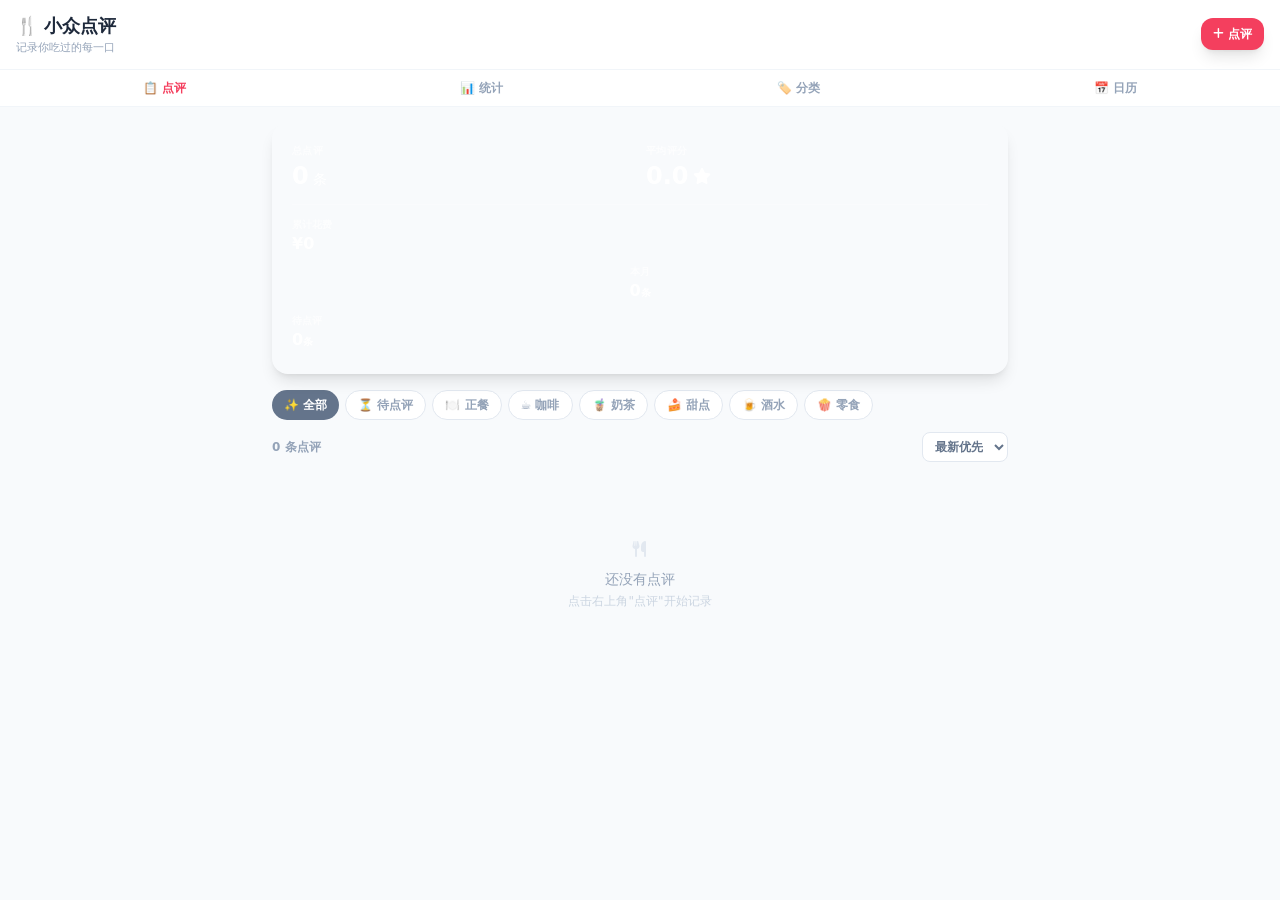
<file: app-reviews.html>
<!DOCTYPE html>
<html lang="zh-CN">
<head>
<meta charset="UTF-8">
<meta name="viewport" content="width=device-width, initial-scale=1.0, maximum-scale=1.0, user-scalable=no">
<title>小众点评</title>
<link rel="stylesheet" href="tailwind.css">
<link rel="preload" as="style" href="https://cdnjs.cloudflare.com/ajax/libs/font-awesome/6.5.1/css/all.min.css">
<link rel="stylesheet" href="https://cdnjs.cloudflare.com/ajax/libs/font-awesome/6.5.1/css/all.min.css" media="print" onload="this.media='all'">
<style>
  body { -webkit-tap-highlight-color: transparent; }
  .view-section { display: none; }
  .view-section.active { display: block; }
  .no-scrollbar::-webkit-scrollbar { display: none; }
  .no-scrollbar { -ms-overflow-style: none; scrollbar-width: none; }
  .star-input i { cursor: pointer; transition: transform .1s; }
  .star-input i:active { transform: scale(1.3); }
  .review-card { transition: transform .15s; }
  .review-card:active { transform: scale(0.98); }
  @keyframes fade { from { opacity:0; transform: translateY(8px); } to { opacity:1; transform: translateY(0); } }
  .fade-in { animation: fade .35s ease; }
  .toast { animation: fade .3s ease; }
  .cal-grid { display: grid; grid-template-columns: repeat(7, 1fr); gap: 4px; }
  .cal-dow { text-align: center; font-size: 10px; font-weight: 700; color: #cbd5e1; padding-bottom: 4px; }
  .cal-cell { min-height: 64px; border-radius: 10px; background: #f8fafc; padding: 4px 3px; position: relative; cursor: pointer; transition: transform .1s; }
  .cal-cell:active { transform: scale(.97); }
  .cal-cell.has { background: #fff1f2; }
  .cal-cell.today { outline: 2px solid #f43f5e; outline-offset: -2px; }
  .cal-daynum { font-size: 10px; font-weight: 700; color: #94a3b8; line-height: 1; }
  .cal-cell.today .cal-daynum { color: #f43f5e; }
  .cal-rev { margin-top: 2px; line-height: 1.15; padding-left: 3px; }
  .cal-rev-name { display: block; font-size: 9px; font-weight: 700; color: #334155; white-space: nowrap; overflow: hidden; text-overflow: ellipsis; }
  .cal-rev-stars { font-size: 7px; letter-spacing: -1px; }
  .cal-more { font-size: 8px; font-weight: 700; color: #f43f5e; margin-top: 1px; }
</style>
</head>
<body class="bg-slate-50 text-slate-800 min-h-screen pb-20">

<!-- Header -->
<header class="sticky top-0 z-30 bg-white/90 backdrop-blur-md border-b border-slate-100 px-4 py-3">
  <div class="flex items-center justify-between">
    <div>
      <h1 class="text-lg font-black text-slate-800">🍴 小众点评</h1>
      <p class="text-[11px] text-slate-400">记录你吃过的每一口</p>
    </div>
    <button onclick="app.openReviewModal()" class="px-3 py-2 rounded-xl bg-rose-500 text-white text-xs font-bold shadow-lg shadow-rose-200 active:scale-95 transition">
      <i class="fas fa-plus mr-1"></i>点评
    </button>
  </div>
</header>

<!-- Tabs -->
<nav class="sticky top-[56px] z-20 bg-white border-b border-slate-100 px-2 flex gap-1">
  <button onclick="app.switchTab('list')" id="tab-list" class="flex-1 py-2.5 text-xs font-bold text-slate-400 border-b-2 border-transparent transition">📋 点评</button>
  <button onclick="app.switchTab('stats')" id="tab-stats" class="flex-1 py-2.5 text-xs font-bold text-slate-400 border-b-2 border-transparent transition">📊 统计</button>
  <button onclick="app.switchTab('categories')" id="tab-categories" class="flex-1 py-2.5 text-xs font-bold text-slate-400 border-b-2 border-transparent transition">🏷️ 分类</button>
  <button onclick="app.switchTab('calendar')" id="tab-calendar" class="flex-1 py-2.5 text-xs font-bold text-slate-400 border-b-2 border-transparent transition">📅 日历</button>
</nav>

<main class="px-4 pt-4 max-w-3xl mx-auto">

<!-- ====== List ====== -->
<section id="view-list" class="view-section">
  <!-- Summary card -->
  <div id="summary-card" class="mb-4"></div>

  <!-- Filter + sort -->
  <div class="flex items-center gap-2 mb-3 overflow-x-auto no-scrollbar">
    <div id="filter-tabs" class="flex gap-1.5 flex-shrink-0"></div>
  </div>
  <div class="flex items-center justify-between mb-3">
    <span id="list-count" class="text-xs text-slate-400 font-semibold"></span>
    <select id="sort-select" onchange="app.state.sort=this.value; app.saveState(); app.renderList()" class="text-xs bg-white border border-slate-200 rounded-lg px-2 py-1.5 text-slate-500 font-semibold outline-none">
      <option value="dateDesc">最新优先</option>
      <option value="dateAsc">最早优先</option>
      <option value="ratingDesc">评分最高</option>
      <option value="priceDesc">价格最高</option>
      <option value="priceAsc">价格最低</option>
    </select>
  </div>
  <div id="review-list"></div>
  <div id="review-empty" class="hidden text-center py-16">
    <i class="fas fa-utensils text-slate-200 text-5xl mb-3"></i>
    <p class="text-slate-400 text-sm">还没有点评</p>
    <p class="text-slate-300 text-xs mt-1">点击右上角"点评"开始记录</p>
  </div>
</section>

<!-- ====== Stats ====== -->
<section id="view-stats" class="view-section">
  <div id="stats-container"></div>
</section>

<!-- ====== Categories ====== -->
<section id="view-categories" class="view-section">
  <div class="mb-4">
    <button onclick="app.openCategoryModal()" class="w-full py-2.5 rounded-xl bg-slate-100 text-slate-600 text-sm font-bold"><i class="fas fa-plus mr-1"></i>新建分类</button>
  </div>
  <div id="category-list"></div>

  <!-- Data management -->
  <div class="mt-8 pt-6 border-t border-slate-100">
    <h3 class="text-xs font-bold text-slate-400 uppercase tracking-wide mb-3">数据管理</h3>
    <div class="flex gap-2">
      <button onclick="app.exportData()" class="flex-1 py-2.5 rounded-xl bg-slate-100 text-slate-600 text-xs font-bold"><i class="fas fa-download mr-1"></i>导出</button>
      <label class="flex-1 py-2.5 rounded-xl bg-slate-100 text-slate-600 text-xs font-bold text-center cursor-pointer">
        <i class="fas fa-upload mr-1"></i>导入
        <input type="file" accept=".json" onchange="app.importData(event)" class="hidden">
      </label>
    </div>
  </div>
</section>

<!-- ====== Calendar ====== -->
<section id="view-calendar" class="view-section">
  <div class="bg-white rounded-2xl p-4 shadow-sm border border-slate-100 mb-3">
    <div class="flex items-center justify-between mb-3">
      <button onclick="app.calPrevMonth()" class="w-8 h-8 rounded-lg bg-slate-100 flex items-center justify-center text-slate-500"><i class="fas fa-chevron-left text-xs"></i></button>
      <button onclick="app.calGoToday()" id="cal-month-label" class="text-sm font-black text-slate-700">—</button>
      <button onclick="app.calNextMonth()" class="w-8 h-8 rounded-lg bg-slate-100 flex items-center justify-center text-slate-500"><i class="fas fa-chevron-right text-xs"></i></button>
    </div>
    <div id="cal-grid"></div>
  </div>
  <p class="text-[11px] text-slate-400 text-center px-4">点有记录的日期，查看当天「名称 + 评分」</p>
</section>

<!-- Calendar Day Detail Modal -->
<div id="cal-day-modal" class="hidden fixed inset-0 z-50 bg-black/40 flex items-end sm:items-center justify-center" onclick="if(event.target===this) app.closeCalDay()">
  <div class="bg-white w-full sm:max-w-md rounded-t-2xl sm:rounded-2xl p-5 max-h-[85vh] overflow-y-auto">
    <div class="flex items-center justify-between mb-3">
      <h2 id="cal-day-title" class="text-base font-black text-slate-800">📅</h2>
      <button onclick="app.closeCalDay()" class="w-8 h-8 rounded-lg bg-slate-100 flex items-center justify-center text-slate-400"><i class="fas fa-times"></i></button>
    </div>
    <div id="cal-day-list" class="space-y-2"></div>
  </div>
</div>

</main>

<!-- Add Review Modal -->
<div id="review-modal" class="hidden fixed inset-0 z-50 bg-black/40 flex items-end sm:items-center justify-center" onclick="if(event.target===this) app.closeReviewModal()">
  <div class="bg-white w-full sm:max-w-md rounded-t-2xl sm:rounded-2xl p-5 max-h-[90vh] overflow-y-auto">
    <div class="flex items-center justify-between mb-4">
      <h2 class="text-base font-black text-slate-800">🍴 添加点评</h2>
      <button onclick="app.closeReviewModal()" class="w-8 h-8 rounded-lg bg-slate-100 flex items-center justify-center text-slate-400"><i class="fas fa-times"></i></button>
    </div>
    <div class="space-y-3">
      <!-- Name -->
      <div>
        <label class="text-xs font-bold text-slate-400">名称 *</label>
        <input id="rv-name" type="text" placeholder="拿铁 / 牛肉面 / 抹茶蛋糕..." class="w-full mt-1 px-3 py-2.5 rounded-lg border border-slate-200 text-sm focus:border-rose-400 outline-none">
      </div>
      <!-- Category -->
      <div>
        <label class="text-xs font-bold text-slate-400">分类</label>
        <select id="rv-category" class="w-full mt-1 px-3 py-2.5 rounded-lg border border-slate-200 text-sm focus:border-rose-400 outline-none bg-white"></select>
      </div>
      <!-- Place -->
      <div>
        <label class="text-xs font-bold text-slate-400">地点</label>
        <input id="rv-place" type="text" placeholder="星巴克(国贸店)" class="w-full mt-1 px-3 py-2.5 rounded-lg border border-slate-200 text-sm focus:border-rose-400 outline-none">
      </div>
      <!-- Rating -->
      <div>
        <label class="text-xs font-bold text-slate-400">评分</label>
        <div id="rv-rating" class="star-input flex gap-1 mt-1">
          <i class="far fa-star text-2xl text-slate-300" data-val="1" onclick="app.setRating(1)"></i>
          <i class="far fa-star text-2xl text-slate-300" data-val="2" onclick="app.setRating(2)"></i>
          <i class="far fa-star text-2xl text-slate-300" data-val="3" onclick="app.setRating(3)"></i>
          <i class="far fa-star text-2xl text-slate-300" data-val="4" onclick="app.setRating(4)"></i>
          <i class="far fa-star text-2xl text-slate-300" data-val="5" onclick="app.setRating(5)"></i>
        </div>
      </div>
      <!-- Price -->
      <div>
        <label class="text-xs font-bold text-slate-400">价格 (¥)</label>
        <input id="rv-price" type="number" step="0.01" placeholder="35.00" class="w-full mt-1 px-3 py-2.5 rounded-lg border border-slate-200 text-sm focus:border-rose-400 outline-none">
      </div>
      <!-- Tags -->
      <div>
        <label class="text-xs font-bold text-slate-400">标签 (逗号分隔)</label>
        <input id="rv-tags" type="text" placeholder="推荐, 偏甜, 打卡" class="w-full mt-1 px-3 py-2.5 rounded-lg border border-slate-200 text-sm focus:border-rose-400 outline-none">
      </div>
      <!-- Photo -->
      <div>
        <label class="text-xs font-bold text-slate-400">照片</label>
        <div class="mt-1">
          <label class="block w-full py-6 rounded-lg border-2 border-dashed border-slate-200 text-center cursor-pointer hover:border-rose-300 transition">
            <i class="fas fa-camera text-slate-300 text-2xl mb-1"></i>
            <p class="text-xs text-slate-400">点击上传</p>
            <input type="file" accept="image/*" class="hidden" onchange="app.handlePhoto(event)">
          </label>
          <img id="rv-photo-preview" class="hidden w-full rounded-lg mt-2 max-h-48 object-cover">
          <button id="rv-photo-remove" onclick="app.removePhoto()" class="hidden mt-2 text-xs text-red-400 font-bold">移除照片</button>
        </div>
      </div>
      <!-- Text -->
      <div>
        <label class="text-xs font-bold text-slate-400">点评内容</label>
        <textarea id="rv-text" rows="3" placeholder="味道不错，奶味浓郁，下次还来..." class="w-full mt-1 px-3 py-2.5 rounded-lg border border-slate-200 text-sm focus:border-rose-400 outline-none resize-none"></textarea>
      </div>
      <!-- Date -->
      <div>
        <label class="text-xs font-bold text-slate-400">日期</label>
        <input id="rv-date" type="date" class="w-full mt-1 px-3 py-2.5 rounded-lg border border-slate-200 text-sm focus:border-rose-400 outline-none">
      </div>
      <button onclick="app.saveReview()" class="w-full py-3 rounded-xl bg-rose-500 hover:bg-rose-600 text-white font-bold text-sm shadow-lg shadow-rose-200">保存点评</button>
      <button id="rv-delete" onclick="app.deleteCurrentReview()" class="hidden w-full py-2.5 rounded-xl border border-red-200 text-red-400 font-bold text-sm active:scale-95 transition mt-2">删除这条点评</button>
    </div>
  </div>
</div>

<!-- Category Modal -->
<div id="cat-modal" class="hidden fixed inset-0 z-50 bg-black/40 flex items-end sm:items-center justify-center" onclick="if(event.target===this) app.closeCategoryModal()">
  <div class="bg-white w-full sm:max-w-sm rounded-t-2xl sm:rounded-2xl p-5">
    <div class="flex items-center justify-between mb-4">
      <h2 class="text-base font-black text-slate-800">🏷️ 新建分类</h2>
      <button onclick="app.closeCategoryModal()" class="w-8 h-8 rounded-lg bg-slate-100 flex items-center justify-center text-slate-400"><i class="fas fa-times"></i></button>
    </div>
    <div class="space-y-3">
      <div>
        <label class="text-xs font-bold text-slate-400">分类名称</label>
        <input id="cat-name" type="text" placeholder="正餐" class="w-full mt-1 px-3 py-2.5 rounded-lg border border-slate-200 text-sm focus:border-rose-400 outline-none">
      </div>
      <div>
        <label class="text-xs font-bold text-slate-400">图标</label>
        <div id="cat-icon-picker" class="flex gap-1 overflow-x-auto no-scrollbar mt-1 pb-1"></div>
      </div>
      <div>
        <label class="text-xs font-bold text-slate-400">颜色</label>
        <div id="cat-color-picker" class="flex gap-2 flex-wrap mt-1"></div>
      </div>
      <button onclick="app.saveCategory()" class="w-full py-3 rounded-xl bg-rose-500 text-white font-bold text-sm">创建</button>
    </div>
  </div>
</div>

<!-- Custom Confirm Modal (replaces native confirm, reliable inside iframes) -->
<div id="confirm-modal" class="hidden fixed inset-0 z-[60] bg-black/40 flex items-end sm:items-center justify-center" onclick="if(event.target===this) app.closeConfirmDelete()">
  <div class="bg-white w-full sm:max-w-sm rounded-t-2xl sm:rounded-2xl p-5">
    <p id="confirm-text" class="text-sm font-bold text-slate-800 text-center py-2"></p>
    <div class="flex gap-2 mt-3">
      <button onclick="app.closeConfirmDelete()" class="flex-1 py-2.5 rounded-xl bg-slate-100 text-slate-500 font-bold text-sm active:scale-95 transition">取消</button>
      <button onclick="app.doConfirmDelete()" class="flex-1 py-2.5 rounded-xl bg-red-500 text-white font-bold text-sm active:scale-95 transition">删除</button>
    </div>
  </div>
</div>

<!-- Toast -->
<div id="toast" class="fixed bottom-24 left-1/2 -translate-x-1/2 z-50 hidden"></div>

<script>
const ICONS = ['🍽️','☕','🧋','🍰','🍺','🍿','🍜','🍕','🍔','🍣','🥗','🌯','🍜','🥩','🍤','🌮','🥘','🍨','🧁','🥐','🍷','🥤','🧃','🍪','🍫','🥨'];
const COLORS = ['#f43f5e','#f97316','#eab308','#22c55e','#06b6d4','#3b82f6','#8b5cf6','#ec4899','#64748b','#14b8a6'];
const DEFAULT_CATS = [
  { id: 'meal', name: '正餐', icon: '🍽️', color: '#f43f5e' },
  { id: 'coffee', name: '咖啡', icon: '☕', color: '#8b5cf6' },
  { id: 'milktea', name: '奶茶', icon: '🧋', color: '#ec4899' },
  { id: 'dessert', name: '甜点', icon: '🍰', color: '#eab308' },
  { id: 'drinks', name: '酒水', icon: '🍺', color: '#22c55e' },
  { id: 'snack', name: '零食', icon: '🍿', color: '#f97316' }
];

const DEFAULT_STATE = {
  reviews: [],
  categories: JSON.parse(JSON.stringify(DEFAULT_CATS)),
  filter: 'all',
  sort: 'dateDesc'
};
let state = JSON.parse(JSON.stringify(DEFAULT_STATE));
let editId = null;
let currentRating = 0;
let currentPhoto = null;
let currentTab = 'list';
let calMonth = null;

const STORAGE_KEY = 'reviews_pro_state';

const app = {
  init() {
    this.loadState();
    this.renderAll();
    this.switchTab('list');
    window.addEventListener('message', (e) => {
      if (e.data && (e.data.type === 'refresh-data' || e.data.type === 'pb-sync-update')) { this.loadState(); this.renderAll(); if (document.getElementById('view-list').classList.contains('active')) this.renderList(); if (document.getElementById('view-calendar').classList.contains('active')) this.renderCalendar(); }
    });
    this._lastStateStr = JSON.stringify(state);
    setInterval(() => {
      const raw = localStorage.getItem(STORAGE_KEY);
      if (raw && raw !== this._lastStateStr) {
        this.loadState(); this.renderAll();
        if (document.getElementById('view-list').classList.contains('active')) this.renderList();
        if (document.getElementById('view-calendar').classList.contains('active')) this.renderCalendar();
      }
    }, 2000);
  },

  loadState() {
    try {
      const saved = JSON.parse(localStorage.getItem(STORAGE_KEY) || '{}');
      state = { ...JSON.parse(JSON.stringify(DEFAULT_STATE)), ...saved };
      if (!state.reviews) state.reviews = [];
      if (!state.categories || !state.categories.length) state.categories = JSON.parse(JSON.stringify(DEFAULT_CATS));
      if (!state.filter) state.filter = 'all';
      if (!state.sort) state.sort = 'dateDesc';
      this._lastStateStr = JSON.stringify(state);
    } catch (e) { state = JSON.parse(JSON.stringify(DEFAULT_STATE)); }
  },

  saveState() {
    try {
      localStorage.setItem(STORAGE_KEY, JSON.stringify(state));
      this._lastStateStr = JSON.stringify(state);
      if (window.parent && window.parent !== window) window.parent.postMessage({ type: 'dashboard-refresh' }, '*');
    } catch (e) { console.error('保存失败', e); }
  },

  switchTab(tab) {
    currentTab = tab;
    document.querySelectorAll('.view-section').forEach(s => s.classList.remove('active'));
    document.querySelectorAll('nav button').forEach(b => { b.classList.remove('text-rose-500', 'border-rose-400'); b.classList.add('text-slate-400', 'border-transparent'); });
    const view = document.getElementById('view-' + tab);
    if (view) view.classList.add('active');
    const btn = document.getElementById('tab-' + tab);
    if (btn) { btn.classList.remove('text-slate-400', 'border-transparent'); btn.classList.add('text-rose-500', 'border-rose-400'); }
    if (tab === 'list') this.renderList();
    else if (tab === 'stats') this.renderStats();
    else if (tab === 'categories') this.renderCategories();
    else if (tab === 'calendar') this.renderCalendar();
  },

  renderAll() { this.renderSummary(); this.renderFilterTabs(); this.renderList(); this.renderStats(); this.renderCategories(); this.renderCalendar(); },

  // ===== Summary =====
  renderSummary() {
    const reviews = state.reviews;
    const total = reviews.length;
    const avgRating = total > 0 ? (reviews.reduce((s, r) => s + (r.rating || 0), 0) / total).toFixed(1) : '0.0';
    const totalSpent = reviews.reduce((s, r) => s + (Number(r.price) || 0), 0);
    const thisMonth = reviews.filter(r => r.date && r.date.startsWith(this.todayStr().slice(0, 7))).length;
    const pendingCount = reviews.filter(r => !r.rating).length;

    document.getElementById('summary-card').innerHTML = `
      <div class="bg-gradient-to-br from-rose-500 to-pink-600 rounded-2xl p-5 text-white shadow-lg relative overflow-hidden">
        <div class="relative z-10">
          <div class="grid grid-cols-2 gap-3">
            <div>
              <p class="text-[10px] text-white/70 font-bold uppercase tracking-wide">总点评</p>
              <p class="text-2xl font-black mt-0.5">${total}<span class="text-sm font-normal text-white/60 ml-1">条</span></p>
            </div>
            <div>
              <p class="text-[10px] text-white/70 font-bold uppercase tracking-wide">平均评分</p>
              <p class="text-2xl font-black mt-0.5 flex items-center gap-1">${avgRating}<i class="fas fa-star text-amber-300 text-base"></i></p>
            </div>
          </div>
          <div class="mt-3 pt-3 border-t border-white/20 grid grid-cols-3 gap-2">
            <div>
              <p class="text-[10px] text-white/70 font-bold uppercase">累计花费</p>
              <p class="text-base font-bold">¥${this.fmtMoney(totalSpent)}</p>
            </div>
            <div class="text-center">
              <p class="text-[10px] text-white/70 font-bold uppercase">本月</p>
              <p class="text-base font-bold">${thisMonth}<span class="text-[10px] text-white/60">条</span></p>
            </div>
            <div class="text-right">
              <p class="text-[10px] text-white/70 font-bold uppercase">待点评</p>
              <p class="text-base font-bold">${pendingCount}<span class="text-[10px] text-white/60">条</span></p>
            </div>
          </div>
        </div>
        <i class="fas fa-utensils absolute -right-4 -bottom-4 text-white/10 text-7xl"></i>
      </div>
    `;
  },

  // ===== Filter tabs =====
  renderFilterTabs() {
    const container = document.getElementById('filter-tabs');
    const cats = [{ id: 'all', name: '全部', icon: '✨', color: '#64748b' }, { id: 'pending', name: '待点评', icon: '⏳', color: '#f59e0b' }, ...state.categories];
    container.innerHTML = cats.map(c => {
      const active = state.filter === c.id;
      return `<button onclick="app.setFilter('${c.id}')" class="px-3 py-1.5 rounded-full text-xs font-bold whitespace-nowrap transition ${active ? 'text-white' : 'bg-white text-slate-400 border border-slate-200'}"
        ${active ? `style="background:${c.color}"` : ''}>
        ${c.icon} ${c.name}
      </button>`;
    }).join('');
  },

  setFilter(f) { state.filter = f; this.saveState(); this.renderFilterTabs(); this.renderList(); },

  // ===== List =====
  renderList() {
    const sortSel = document.getElementById('sort-select');
    if (sortSel) sortSel.value = state.sort;

    let reviews = [...state.reviews];
    if (state.filter === 'pending') reviews = reviews.filter(r => !r.rating);
    else if (state.filter !== 'all') reviews = reviews.filter(r => r.categoryId === state.filter);

    reviews.sort((a, b) => {
      switch (state.sort) {
        case 'dateAsc': return (a.date || '').localeCompare(b.date || '');
        case 'ratingDesc': return (b.rating || 0) - (a.rating || 0);
        case 'priceDesc': return (Number(b.price) || 0) - (Number(a.price) || 0);
        case 'priceAsc': return (Number(a.price) || 0) - (Number(b.price) || 0);
        default: return (b.date || '').localeCompare(a.date || ''); // dateDesc
      }
    });

    const listEl = document.getElementById('review-list');
    const emptyEl = document.getElementById('review-empty');
    const countEl = document.getElementById('list-count');
    if (countEl) countEl.textContent = `${reviews.length} 条点评`;

    if (reviews.length === 0) {
      listEl.innerHTML = '';
      emptyEl.classList.remove('hidden');
      return;
    }
    emptyEl.classList.add('hidden');

    listEl.innerHTML = reviews.map(r => {
      const cat = state.categories.find(c => c.id === r.categoryId) || { icon: '🍴', color: '#9ca3af', name: '其他' };
      const isPending = !r.rating;
      const srcTag = r._src === 'health' ? '<span class="text-[9px] px-1.5 py-0.5 rounded-full bg-teal-50 text-teal-500 font-bold whitespace-nowrap">🍽️健康</span>' : '';
      const statusBadge = isPending ? '<span class="text-[10px] px-1.5 py-0.5 rounded-full bg-amber-50 text-amber-500 font-bold">待点评</span>' : this.renderStars(r.rating);
      const hint = (r._src === 'health' && isPending) ? '<p class="text-[10px] text-teal-400 mt-1">来自健康管理 · 点✏️补充点评</p>' : '';
      return `
        <div class="review-card bg-white rounded-2xl p-3 mb-3 border border-slate-100 fade-in ${isPending ? 'border-amber-100' : ''}">
          <div class="flex items-start gap-3">
            ${r.photo ? `<img src="${r.photo}" class="w-16 h-16 rounded-xl object-cover flex-shrink-0">` : `<div class="w-16 h-16 rounded-xl flex items-center justify-center text-2xl flex-shrink-0" style="background:${cat.color}15">${cat.icon}</div>`}
            <div class="flex-1 min-w-0">
              <div class="flex items-center justify-between gap-2">
                <h3 class="font-bold text-sm text-slate-800 truncate flex items-center gap-1">${this.escape(r.name)} ${srcTag}</h3>
                <span class="text-[10px] text-slate-400 whitespace-nowrap">${this.fmtDate(r.date)}</span>
              </div>
              <p class="text-[11px] text-slate-400 truncate">${this.escape(r.place || cat.name)}</p>
              <div class="flex items-center gap-1 mt-1">
                ${statusBadge}
                ${r.price != null && r.price !== '' ? `<span class="text-xs font-bold text-slate-500 ml-1">¥${this.fmtMoney(r.price)}</span>` : ''}
              </div>
              ${hint}
              ${r.text ? `<p class="text-xs text-slate-500 mt-1.5 line-clamp-2">${this.escape(r.text)}</p>` : ''}
              ${r.tags && r.tags.length ? `<div class="flex gap-1 mt-1.5 flex-wrap">${r.tags.map(t => `<span class="text-[10px] px-1.5 py-0.5 rounded-full bg-slate-100 text-slate-400">${this.escape(t)}</span>`).join('')}</div>` : ''}
            </div>
            <div class="flex flex-col gap-1">
              <button type="button" onclick="app.editReview('${r.id}')" aria-label="编辑" class="w-8 h-8 -mr-1 rounded-full flex items-center justify-center text-slate-400 hover:text-rose-500 hover:bg-rose-50 active:scale-90 transition"><i class="fas fa-edit"></i></button>
              <button type="button" onclick="app.deleteReview('${r.id}')" aria-label="删除" class="w-8 h-8 -mr-1 rounded-full flex items-center justify-center text-slate-400 hover:text-red-500 hover:bg-red-50 active:scale-90 transition"><i class="fas fa-trash"></i></button>
            </div>
          </div>
        </div>
      `;
    }).join('');
  },

  // ===== Stats =====
  renderStats() {
    const container = document.getElementById('stats-container');
    const reviews = state.reviews;
    const total = reviews.length;
    const totalSpent = reviews.reduce((s, r) => s + (Number(r.price) || 0), 0);
    const avgRating = total > 0 ? (reviews.reduce((s, r) => s + (r.rating || 0), 0) / total).toFixed(1) : '0.0';
    const avgPrice = total > 0 ? (totalSpent / total).toFixed(1) : '0.0';

    // Category breakdown
    const catStats = {};
    state.categories.forEach(c => { catStats[c.id] = { name: c.name, icon: c.icon, color: c.color, count: 0, spent: 0 }; });
    reviews.forEach(r => {
      if (catStats[r.categoryId]) { catStats[r.categoryId].count++; catStats[r.categoryId].spent += (Number(r.price) || 0); }
    });
    const catArr = Object.values(catStats).filter(c => c.count > 0).sort((a, b) => b.count - a.count);

    // Monthly trend
    const monthly = {};
    reviews.forEach(r => {
      if (r.date) {
        const m = r.date.slice(0, 7);
        if (!monthly[m]) monthly[m] = { count: 0, spent: 0 };
        monthly[m].count++; monthly[m].spent += (Number(r.price) || 0);
      }
    });
    const monthArr = Object.entries(monthly).sort((a, b) => a[0].localeCompare(b[0])).slice(-6);
    const maxMonthSpent = Math.max(...monthArr.map(m => m[1].spent), 1);

    // Top rated
    const topRated = [...reviews].filter(r => r.rating >= 4).sort((a, b) => (b.rating || 0) - (a.rating || 0)).slice(0, 5);

    container.innerHTML = `
      <div class="fade-in space-y-4">
        <!-- Overview -->
        <div class="grid grid-cols-2 gap-3">
          <div class="bg-white rounded-2xl p-4 border border-slate-100">
            <p class="text-[10px] text-slate-400 font-bold uppercase">累计花费</p>
            <p class="text-xl font-black text-rose-500 mt-1">¥${this.fmtMoney(totalSpent)}</p>
          </div>
          <div class="bg-white rounded-2xl p-4 border border-slate-100">
            <p class="text-[10px] text-slate-400 font-bold uppercase">平均单价</p>
            <p class="text-xl font-black text-slate-700 mt-1">¥${this.fmtMoney(avgPrice)}</p>
          </div>
          <div class="bg-white rounded-2xl p-4 border border-slate-100">
            <p class="text-[10px] text-slate-400 font-bold uppercase">平均评分</p>
            <p class="text-xl font-black text-amber-500 mt-1">${avgRating} <i class="fas fa-star text-sm"></i></p>
          </div>
          <div class="bg-white rounded-2xl p-4 border border-slate-100">
            <p class="text-[10px] text-slate-400 font-bold uppercase">总点评数</p>
            <p class="text-xl font-black text-slate-700 mt-1">${total}</p>
          </div>
        </div>

        <!-- Category breakdown -->
        ${catArr.length > 0 ? `
        <div class="bg-white rounded-2xl p-4 border border-slate-100">
          <h3 class="text-xs font-bold text-slate-400 uppercase mb-3"><i class="fas fa-chart-pie mr-1"></i>分类占比</h3>
          ${catArr.map(c => {
            const pct = total > 0 ? (c.count / total * 100).toFixed(0) : 0;
            return `
              <div class="mb-2.5">
                <div class="flex items-center justify-between text-xs mb-1">
                  <span class="font-bold text-slate-600">${c.icon} ${c.name}</span>
                  <span class="text-slate-400">${c.count}条 · ¥${this.fmtMoney(c.spent)} (${pct}%)</span>
                </div>
                <div class="h-2 rounded-full bg-slate-100 overflow-hidden">
                  <div class="h-full rounded-full transition-all" style="width:${pct}%;background:${c.color}"></div>
                </div>
              </div>
            `;
          }).join('')}
        </div>` : ''}

        <!-- Monthly trend -->
        ${monthArr.length > 0 ? `
        <div class="bg-white rounded-2xl p-4 border border-slate-100">
          <h3 class="text-xs font-bold text-slate-400 uppercase mb-3"><i class="fas fa-chart-column mr-1"></i>月度花费趋势</h3>
          <div class="flex items-end justify-between gap-2 h-32">
            ${monthArr.map(m => `
              <div class="flex-1 flex flex-col items-center gap-1">
                <span class="text-[10px] text-slate-400 font-bold">¥${this.fmtMoney(m[1].spent)}</span>
                <div class="w-full rounded-t-lg bg-rose-300 transition-all" style="height:${(m[1].spent / maxMonthSpent * 100)}%"></div>
                <span class="text-[10px] text-slate-400">${m[0].slice(5)}</span>
              </div>
            `).join('')}
          </div>
        </div>` : ''}

        <!-- Top rated -->
        ${topRated.length > 0 ? `
        <div class="bg-white rounded-2xl p-4 border border-slate-100">
          <h3 class="text-xs font-bold text-slate-400 uppercase mb-3"><i class="fas fa-trophy mr-1"></i>高分推荐</h3>
          ${topRated.map(r => {
            const cat = state.categories.find(c => c.id === r.categoryId) || { icon: '🍴' };
            return `
              <div class="flex items-center gap-2 mb-2">
                <span class="text-lg">${cat.icon}</span>
                <span class="text-sm font-bold text-slate-700 flex-1 truncate">${this.escape(r.name)}</span>
                <span class="text-amber-400 text-xs">${this.renderStars(r.rating)}</span>
              </div>
            `;
          }).join('')}
        </div>` : ''}
      </div>
    `;
  },

  // ===== Categories =====
  renderCategories() {
    const container = document.getElementById('category-list');
    container.innerHTML = state.categories.map(c => {
      const count = state.reviews.filter(r => r.categoryId === c.id).length;
      return `
        <div class="bg-white rounded-xl p-3 mb-2 border border-slate-100 flex items-center gap-3">
          <div class="w-10 h-10 rounded-xl flex items-center justify-center text-xl" style="background:${c.color}15">${c.icon}</div>
          <div class="flex-1">
            <p class="text-sm font-bold text-slate-700">${this.escape(c.name)}</p>
            <p class="text-[11px] text-slate-400">${count} 条点评</p>
          </div>
          <button type="button" onclick="app.deleteCategory('${c.id}')" aria-label="删除分类" class="w-8 h-8 rounded-full flex items-center justify-center text-slate-400 hover:text-red-500 hover:bg-red-50 active:scale-90 transition"><i class="fas fa-trash"></i></button>
        </div>
      `;
    }).join('');
  },

  // ===== Review modal =====
  openReviewModal(id) {
    editId = id || null;
    currentRating = 0;
    currentPhoto = null;

    // Populate categories
    const catSel = document.getElementById('rv-category');
    catSel.innerHTML = state.categories.map(c => `<option value="${c.id}">${c.icon} ${c.name}</option>`).join('');

    // Reset fields
    document.getElementById('rv-name').value = '';
    document.getElementById('rv-place').value = '';
    document.getElementById('rv-price').value = '';
    document.getElementById('rv-tags').value = '';
    document.getElementById('rv-text').value = '';
    document.getElementById('rv-date').value = this.todayStr();
    document.getElementById('rv-photo-preview').classList.add('hidden');
    document.getElementById('rv-photo-remove').classList.add('hidden');
    this.setRating(0);

    // If editing
    if (id) {
      const r = state.reviews.find(x => x.id === id);
      if (r) {
        document.getElementById('rv-name').value = r.name || '';
        document.getElementById('rv-category').value = r.categoryId || '';
        document.getElementById('rv-place').value = r.place || '';
        document.getElementById('rv-price').value = r.price || '';
        document.getElementById('rv-tags').value = (r.tags || []).join(', ');
        document.getElementById('rv-text').value = r.text || '';
        document.getElementById('rv-date').value = r.date || this.todayStr();
        currentRating = r.rating || 0;
        this.setRating(currentRating);
        if (r.photo) {
          currentPhoto = r.photo;
          document.getElementById('rv-photo-preview').src = r.photo;
          document.getElementById('rv-photo-preview').classList.remove('hidden');
          document.getElementById('rv-photo-remove').classList.remove('hidden');
        }
      }
    }

    document.getElementById('review-modal').classList.remove('hidden');
    document.getElementById('review-modal').classList.add('flex');
    const delBtn = document.getElementById('rv-delete');
    if (delBtn) delBtn.classList.toggle('hidden', !id);
    document.getElementById('rv-name').focus();
  },

  closeReviewModal() {
    document.getElementById('review-modal').classList.add('hidden');
    document.getElementById('review-modal').classList.remove('flex');
  },

  setRating(val) {
    currentRating = val;
    document.querySelectorAll('#rv-rating i').forEach(star => {
      const v = parseInt(star.dataset.val);
      if (v <= val) { star.className = 'fas fa-star text-2xl text-amber-400'; }
      else { star.className = 'far fa-star text-2xl text-slate-300'; }
    });
  },

  handlePhoto(e) {
    const file = e.target.files[0];
    if (!file) return;
    if (file.size > 2 * 1024 * 1024) { this.toast('图片太大了 (>2MB)', 'err'); return; }
    const reader = new FileReader();
    reader.onload = (ev) => {
      currentPhoto = ev.target.result;
      const preview = document.getElementById('rv-photo-preview');
      preview.src = currentPhoto;
      preview.classList.remove('hidden');
      document.getElementById('rv-photo-remove').classList.remove('hidden');
    };
    reader.readAsDataURL(file);
  },

  removePhoto() {
    currentPhoto = null;
    document.getElementById('rv-photo-preview').classList.add('hidden');
    document.getElementById('rv-photo-remove').classList.add('hidden');
  },

  saveReview() {
    const name = document.getElementById('rv-name').value.trim();
    if (!name) { this.toast('请输入名称', 'err'); return; }
    const review = {
      id: editId || ('r' + Date.now()),
      name,
      categoryId: document.getElementById('rv-category').value,
      place: document.getElementById('rv-place').value.trim(),
      rating: currentRating,
      price: parseFloat(document.getElementById('rv-price').value) || 0,
      tags: document.getElementById('rv-tags').value.split(/[,，]/).map(t => t.trim()).filter(Boolean),
      photo: currentPhoto,
      text: document.getElementById('rv-text').value.trim(),
      date: document.getElementById('rv-date').value || this.todayStr()
    };

    if (editId) {
      const idx = state.reviews.findIndex(r => r.id === editId);
      if (idx >= 0) {
        const old = state.reviews[idx];
        review._src = old._src;
        review._srcId = old._srcId;
        review._srcMeal = old._srcMeal;
        state.reviews[idx] = review;
      }
    } else {
      state.reviews.unshift(review);
    }

    this.saveState();
    this.closeReviewModal();
    this.renderAll();
    this.toast(editId ? '✅ 已更新' : '✅ 已添加点评');
  },

  editReview(id) { this.openReviewModal(id); },

  deleteCurrentReview() {
    if (editId) this.deleteReview(editId);
  },

  confirmDelete(message, cb) {
    this._confirmCb = cb;
    const t = document.getElementById('confirm-text');
    if (t) t.textContent = message;
    const m = document.getElementById('confirm-modal');
    m.classList.remove('hidden');
    m.classList.add('flex');
  },

  doConfirmDelete() {
    const cb = this._confirmCb;
    this._confirmCb = null;
    this.closeConfirmDelete();
    if (cb) cb();
  },

  closeConfirmDelete() {
    const m = document.getElementById('confirm-modal');
    m.classList.add('hidden');
    m.classList.remove('flex');
  },

  deleteReview(id) {
    this.confirmDelete('删除这条点评？', () => {
      state.reviews = state.reviews.filter(r => r.id !== id);
      this.saveState();
      this.closeReviewModal();
      this.renderAll();
      this.toast('已删除');
    });
  },

  // ===== Category modal =====
  openCategoryModal() {
    // Render icon picker
    document.getElementById('cat-icon-picker').innerHTML = ICONS.map((ic, i) =>
      `<button onclick="app.selectCatIcon(${i})" id="cat-icon-${i}" class="w-8 h-8 rounded-lg flex items-center justify-center text-lg flex-shrink-0 ${i === 0 ? 'bg-rose-100 border-2 border-rose-400' : 'bg-slate-50'}">${ic}</button>`
    ).join('');
    // Render color picker
    document.getElementById('cat-color-picker').innerHTML = COLORS.map((c, i) =>
      `<button onclick="app.selectCatColor(${i})" id="cat-color-${i}" class="w-7 h-7 rounded-full ${i === 0 ? 'ring-2 ring-offset-2 ring-slate-400' : ''}" style="background:${c}"></button>`
    ).join('');

    document.getElementById('cat-name').value = '';
    document.getElementById('cat-modal').classList.remove('hidden');
    document.getElementById('cat-modal').classList.add('flex');
    document.getElementById('cat-name').focus();
  },

  closeCategoryModal() {
    document.getElementById('cat-modal').classList.add('hidden');
    document.getElementById('cat-modal').classList.remove('flex');
  },

  selectCatIcon(i) {
    ICONS.forEach((_, j) => {
      const el = document.getElementById('cat-icon-' + j);
      if (el) { el.className = `w-8 h-8 rounded-lg flex items-center justify-center text-lg flex-shrink-0 ${j === i ? 'bg-rose-100 border-2 border-rose-400' : 'bg-slate-50'}`; }
    });
    this._catIconIdx = i;
  },

  selectCatColor(i) {
    COLORS.forEach((_, j) => {
      const el = document.getElementById('cat-color-' + j);
      if (el) { el.className = `w-7 h-7 rounded-full ${j === i ? 'ring-2 ring-offset-2 ring-slate-400' : ''}`; el.style.background = COLORS[j]; }
    });
    this._catColorIdx = i;
  },

  saveCategory() {
    const name = document.getElementById('cat-name').value.trim();
    if (!name) { this.toast('请输入分类名', 'err'); return; }
    const cat = {
      id: 'c' + Date.now(),
      name,
      icon: ICONS[this._catIconIdx || 0],
      color: COLORS[this._catColorIdx || 0]
    };
    state.categories.push(cat);
    this.saveState();
    this.closeCategoryModal();
    this.renderAll();
    this.toast('✅ 分类已创建');
  },

  deleteCategory(id) {
    const count = state.reviews.filter(r => r.categoryId === id).length;
    if (count > 0) { this.toast(`该分类下有 ${count} 条点评，无法删除`, 'err'); return; }
    if (!confirm('删除此分类？')) return;
    state.categories = state.categories.filter(c => c.id !== id);
    this.saveState();
    this.renderAll();
  },

  // ===== Import/Export =====
  exportData() {
    const data = { reviews: state.reviews, categories: state.categories, exportedAt: new Date().toISOString(), version: 1 };
    const blob = new Blob([JSON.stringify(data, null, 2)], { type: 'application/json' });
    const url = URL.createObjectURL(blob);
    const a = document.createElement('a');
    a.href = url; a.download = `reviews_backup_${this.todayStr()}.json`;
    a.click();
    URL.revokeObjectURL(url);
    this.toast('✅ 已导出');
  },

  importData(e) {
    const file = e.target.files[0];
    if (!file) return;
    const reader = new FileReader();
    reader.onload = (ev) => {
      try {
        const data = JSON.parse(ev.target.result);
        const importReviews = data.reviews || (data.state && data.state.reviews) || [];
        const importCats = data.categories || (data.state && data.state.categories) || [];
        const existingIds = new Set(state.reviews.map(r => r.id));
        let added = 0;
        importReviews.forEach(r => { if (!existingIds.has(r.id)) { state.reviews.push(r); added++; } });
        const existingCatIds = new Set(state.categories.map(c => c.id));
        importCats.forEach(c => { if (!existingCatIds.has(c.id)) state.categories.push(c); });
        this.saveState();
        this.renderAll();
        this.toast(`✅ 导入 ${added} 条点评`);
      } catch (err) {
        this.toast('导入失败: ' + err.message, 'err');
      }
    };
    reader.readAsText(file);
  },

  // ===== Helpers =====
  todayStr() { const d = new Date(); return new Date(d.getTime() - d.getTimezoneOffset() * 60000).toISOString().split('T')[0]; },
  fmtMoney(n) { if (n == null || isNaN(n)) n = 0; return Number(n).toLocaleString('zh-CN', { maximumFractionDigits: 2 }); },
  fmtDate(d) { if (!d) return ''; const today = this.todayStr(); if (d === today) return '今天'; const yesterday = new Date(); yesterday.setDate(yesterday.getDate() - 1); const yStr = new Date(yesterday.getTime() - yesterday.getTimezoneOffset() * 60000).toISOString().split('T')[0]; if (d === yStr) return '昨天'; return d.slice(5); },
  renderStars(n) { let s = ''; for (let i = 1; i <= 5; i++) { s += `<i class="fas fa-star ${i <= n ? 'text-amber-400' : 'text-slate-200'} text-[10px]"></i>`; } return s; },
  escape(s) { return (s || '').replace(/[&<>"']/g, c => ({ '&': '&amp;', '<': '&lt;', '>': '&gt;', '"': '&quot;', "'": '&#39;' }[c])); },

  toast(msg, type) {
    const t = document.getElementById('toast');
    t.textContent = msg;
    t.className = 'toast fixed bottom-24 left-1/2 -translate-x-1/2 z-50 px-4 py-2 rounded-xl text-xs font-bold ' + (type === 'err' ? 'bg-red-500 text-white' : 'bg-slate-800 text-white');
    setTimeout(() => { t.classList.add('hidden'); }, 2000);
  },

  // ===== Calendar =====
  renderCalendar() {
    const grid = document.getElementById('cal-grid');
    if (!grid) return;
    const now = new Date();
    const year = calMonth != null ? Math.floor(calMonth / 100) : now.getFullYear();
    const month = calMonth != null ? (calMonth % 100) - 1 : now.getMonth();
    const label = document.getElementById('cal-month-label');
    if (label) label.textContent = `${year}年${month + 1}月`;

    const firstDay = new Date(year, month, 1);
    const lastDay = new Date(year, month + 1, 0);
    const startDow = firstDay.getDay(); // 0=Sun
    const daysInMonth = lastDay.getDate();
    const today = this.todayStr();

    // Build a map of date -> reviews for fast lookup
    const revMap = {};
    state.reviews.forEach(r => {
      if (r.date) {
        if (!revMap[r.date]) revMap[r.date] = [];
        revMap[r.date].push(r);
      }
    });

    // Day-of-week headers
    const dows = ['日', '一', '二', '三', '四', '五', '六'];
    let html = '<div class="cal-grid">';
    dows.forEach(d => { html += `<div class="cal-dow">${d}</div>`; });

    // Empty cells before first day
    for (let i = 0; i < startDow; i++) {
      html += '<div class="cal-cell" style="background:transparent;cursor:default"></div>';
    }

    // Day cells
    for (let d = 1; d <= daysInMonth; d++) {
      const ds = `${year}-${String(month + 1).padStart(2, '0')}-${String(d).padStart(2, '0')}`;
      const isToday = ds === today;
      const reviews = revMap[ds] || [];
      const hasReviews = reviews.length > 0;

      let cls = 'cal-cell';
      if (hasReviews) cls += ' has';
      if (isToday) cls += ' today';

      let cellHtml = `<div class="${cls}" onclick="app.openCalDay('${ds}')">`;
      cellHtml += `<div class="cal-daynum">${d}</div>`;

      if (hasReviews) {
        // Show first review name + rating, then "+N" if more
        const r0 = reviews[0];
        const cat = state.categories.find(c => c.id === r0.categoryId) || { icon: '🍴' };
        const stars = r0.rating ? '<span class="cal-rev-stars">' + this.renderStars(r0.rating) + '</span>' : '<span class="cal-rev-stars" style="color:#f59e0b">待点评</span>';
        cellHtml += `<div class="cal-rev"><span class="cal-rev-name">${cat.icon} ${this.escape(r0.name)}</span>${stars}</div>`;
        if (reviews.length > 1) {
          cellHtml += `<div class="cal-more">+${reviews.length - 1}</div>`;
        }
      }

      cellHtml += '</div>';
      html += cellHtml;
    }

    html += '</div>';
    grid.innerHTML = html;
  },

  calPrevMonth() {
    const year = calMonth != null ? Math.floor(calMonth / 100) : new Date().getFullYear();
    const month = calMonth != null ? (calMonth % 100) - 1 : new Date().getMonth();
    const d = new Date(year, month - 1, 1);
    calMonth = d.getFullYear() * 100 + (d.getMonth() + 1);
    this.renderCalendar();
  },

  calNextMonth() {
    const year = calMonth != null ? Math.floor(calMonth / 100) : new Date().getFullYear();
    const month = calMonth != null ? (calMonth % 100) - 1 : new Date().getMonth();
    const d = new Date(year, month + 1, 1);
    calMonth = d.getFullYear() * 100 + (d.getMonth() + 1);
    this.renderCalendar();
  },

  calGoToday() {
    calMonth = null;
    this.renderCalendar();
  },

  openCalDay(ds) {
    const reviews = state.reviews.filter(r => r.date === ds);
    document.getElementById('cal-day-title').textContent = `📅 ${ds}`;
    const list = document.getElementById('cal-day-list');
    if (reviews.length === 0) {
      list.innerHTML = '<p class="text-sm text-slate-400 text-center py-8">当天没有点评</p>';
    } else {
      list.innerHTML = reviews.map(r => {
        const cat = state.categories.find(c => c.id === r.categoryId) || { icon: '🍴', color: '#9ca3af' };
        const stars = r.rating ? `<span class="text-amber-400 text-xs">${this.renderStars(r.rating)}</span>` : '<span class="text-[10px] px-1.5 py-0.5 rounded-full bg-amber-50 text-amber-500 font-bold">待点评</span>';
        const price = (r.price != null && r.price !== '') ? `<span class="text-sm font-bold text-slate-500">¥${this.fmtMoney(r.price)}</span>` : '';
        return `
          <div class="flex items-center gap-2 p-3 rounded-xl bg-white border border-slate-100">
            <div class="w-8 h-8 rounded-lg flex items-center justify-center text-lg flex-shrink-0" style="background:${cat.color}15">${cat.icon}</div>
            <div class="flex-1 min-w-0">
              <p class="text-sm font-bold text-slate-800 truncate">${this.escape(r.name)}</p>
              <p class="text-[10px] text-slate-400 truncate">${this.escape(r.place || '')}</p>
            </div>
            ${stars}
            ${price}
          </div>
        `;
      }).join('');
    }
    document.getElementById('cal-day-modal').classList.remove('hidden');
    document.getElementById('cal-day-modal').classList.add('flex');
  },

  closeCalDay() {
    document.getElementById('cal-day-modal').classList.add('hidden');
    document.getElementById('cal-day-modal').classList.remove('flex');
  }
};

app.init();
</script>
</body>
</html>
</file>
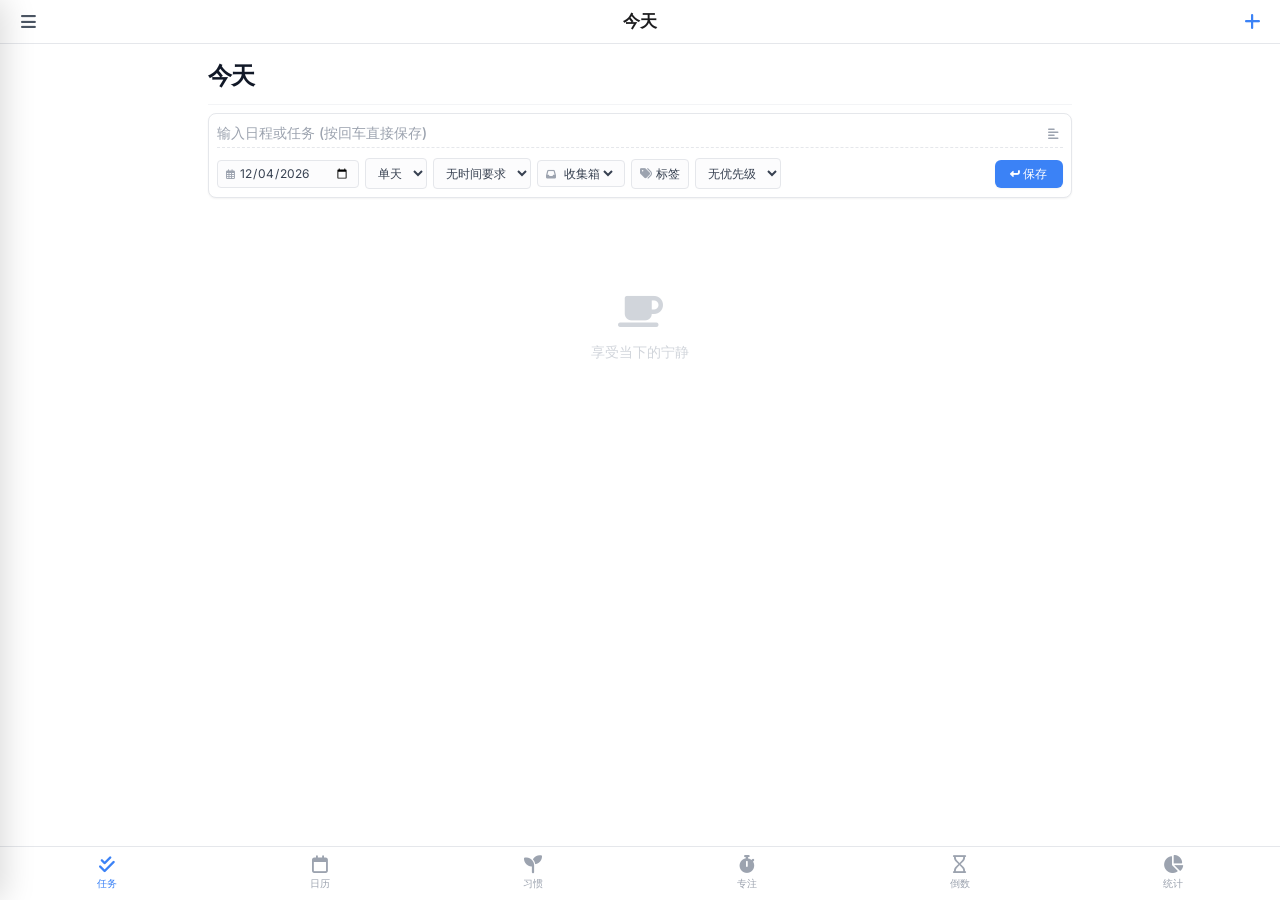
<file: app-tasks.html>
<!DOCTYPE html>
<html lang="zh-CN">
<head>
    <meta charset="UTF-8">
    <meta name="viewport" content="width=device-width, initial-scale=1.0, maximum-scale=1.0, user-scalable=no, viewport-fit=cover">
    <title>TickTick Pro</title>
    <meta name="apple-mobile-web-app-capable" content="yes">
    <meta name="mobile-web-app-capable" content="yes">
    <meta name="apple-mobile-web-app-status-bar-style" content="default">
    <meta name="apple-mobile-web-app-title" content="TickTick Pro">
    <meta name="theme-color" content="#3b82f6">
    <link rel="apple-touch-icon" href="icon-180.png">
    <link rel="manifest" href="manifest.json">
    <link rel="stylesheet" href="tailwind.css">
    <link rel="preload" href="https://cdnjs.cloudflare.com/ajax/libs/font-awesome/6.4.0/css/all.min.css" as="style" onload="this.onload=null;this.rel='stylesheet'">
    <noscript><link rel="stylesheet" href="https://cdnjs.cloudflare.com/ajax/libs/font-awesome/6.4.0/css/all.min.css"></noscript>
    
    <style>
        @import url('https://fonts.googleapis.com/css2?family=Inter:wght@300;400;500;600;700;900&display=swap');
        
        :root {
            --bg-body: #ffffff;
            --text-main: #1c1c1e;
            --accent: #3b82f6;
            --safe-top: env(safe-area-inset-top, 0px);
            --safe-bottom: env(safe-area-inset-bottom, 0px);
            --topbar-h: 44px;
            --tabbar-h: 54px;
        }

        html, body { height: 100%; overscroll-behavior: none; }

        body { 
            font-family: 'Inter', -apple-system, BlinkMacSystemFont, sans-serif; 
            background-color: var(--bg-body); 
            color: var(--text-main); 
            overflow: hidden; 
            -webkit-font-smoothing: antialiased;
        }
        
        .no-scrollbar::-webkit-scrollbar { display: none; }
        .no-scrollbar { -ms-overflow-style: none; scrollbar-width: none; }

        .nav-item { transition: all 0.15s ease; border-radius: 6px; }
        .nav-item:hover { background-color: rgba(0,0,0,0.04); }
        .nav-item.active { background-color: #e5f1ff; color: var(--accent); font-weight: 600; }

        /* Custom Checkbox */
        .tk-checkbox {
            appearance: none; width: 16px; height: 16px; border: 1.5px solid #d1d5db; 
            border-radius: 4px; cursor: pointer; transition: all 0.2s; position: relative;
            display: flex; align-items: center; justify-content: center; flex-shrink: 0;
        }
        .tk-checkbox:checked { border-color: currentColor; background-color: currentColor; }
        .tk-checkbox:checked::after {
            content: ''; width: 4px; height: 8px; border: solid white; border-width: 0 2px 2px 0;
            transform: rotate(45deg); position: absolute; top: 1px;
        }

        input[type="color"] {
            -webkit-appearance: none; border: none; width: 32px; height: 32px; border-radius: 50%; overflow: hidden; cursor: pointer; padding: 0;
        }
        input[type="color"]::-webkit-color-swatch-wrapper { padding: 0; }
        input[type="color"]::-webkit-color-swatch { border: none; border-radius: 50%; border: 2px solid #e5e7eb; }

        .view-section { display: none; height: 100%; width: 100%; flex-direction: column; }
        
        .drag-time-cursor { cursor: ns-resize; user-select: none; }

        /* ======== iPhone Mobile Layout ======== */
        /* Top bar */
        .mobile-topbar {
            position: fixed; top: 0; left: 0; right: 0; z-index: 45;
            height: calc(var(--topbar-h) + var(--safe-top));
            padding-top: var(--safe-top);
            background: rgba(255,255,255,0.92);
            backdrop-filter: blur(20px); -webkit-backdrop-filter: blur(20px);
            border-bottom: 0.5px solid #e5e7eb;
            display: flex; align-items: center; justify-content: space-between;
            padding-left: 8px; padding-right: 8px;
        }
        .mobile-topbar button { flex-shrink: 0; }
        .mobile-topbar h1 { font-size: 17px; font-weight: 700; color: #1c1c1e; text-align: center; flex: 1; overflow: hidden; text-overflow: ellipsis; white-space: nowrap; }

        /* Main content area */
        .mobile-main-wrap {
            position: fixed; top: 0; left: 0; right: 0; bottom: 0;
            padding-top: calc(var(--topbar-h) + var(--safe-top));
            padding-bottom: calc(var(--tabbar-h) + var(--safe-bottom));
            overflow: hidden;
        }
        .mobile-main-wrap > #main-content-area { height: 100%; overflow-y: auto; overflow-x: hidden; }

        /* Bottom tab bar */
        .mobile-tabbar {
            position: fixed; bottom: 0; left: 0; right: 0; z-index: 45;
            height: calc(var(--tabbar-h) + var(--safe-bottom));
            padding-bottom: var(--safe-bottom);
            background: rgba(255,255,255,0.92);
            backdrop-filter: blur(20px); -webkit-backdrop-filter: blur(20px);
            border-top: 0.5px solid #e5e7eb;
            display: flex; align-items: stretch;
        }
        .tab-btn {
            flex: 1; display: flex; flex-direction: column; align-items: center; justify-content: center;
            gap: 2px; color: #9ca3af; font-size: 10px; font-weight: 500;
            transition: color 0.15s; -webkit-tap-highlight-color: transparent;
        }
        .tab-btn i { font-size: 18px; }
        .tab-btn.active { color: var(--accent); }

        /* Drawer (sidebar as slide-in) */
        #drawer-backdrop {
            position: fixed; inset: 0; background: rgba(0,0,0,0.35); z-index: 55;
            opacity: 0; pointer-events: none; transition: opacity 0.3s;
        }
        #drawer-backdrop.open { opacity: 1; pointer-events: auto; }
        #main-sidebar {
            position: fixed !important; top: 0; left: 0; bottom: 0;
            transform: translateX(-100%); transition: transform 0.3s ease;
            z-index: 60; box-shadow: 4px 0 30px rgba(0,0,0,0.15);
        }
        #main-sidebar.open { transform: translateX(0); }
        #main-sidebar .sidebar-inner { padding-top: var(--safe-top); }

        /* Task detail editor: compact centered sheet, matching the native task editor */
        #task-detail-sidebar {
            position: fixed !important; left: 50% !important; top: 50% !important; right: auto !important; bottom: auto !important;
            width: min(94vw, 560px) !important; height: min(82vh, 600px) !important; max-width: 560px !important; max-height: 600px !important;
            transform: translate(-50%, -50%) !important; z-index: 70 !important;
            border-radius: 22px !important; border: 1px solid #e5e7eb !important;
            box-shadow: 0 22px 70px rgba(15,23,42,.24) !important; background: white !important;
            transition: opacity .2s ease, transform .2s ease !important;
        }
        #task-detail-sidebar.translate-x-full { transform: translate(-50%, -46%) !important; opacity: 0 !important; pointer-events: none !important; }
        #task-detail-sidebar .detail-inner { padding-top: 8px !important; }
        #task-detail-sidebar .fa-trash-alt { color: #ef4444 !important; font-size: 16px !important; }
        #task-detail-backdrop { background: rgba(15,23,42,.28) !important; backdrop-filter: blur(2px); }

        /* Section padding: remove desktop left padding, use mobile padding */
        #view-tasks > div, #view-habits > div, #view-countdown > div, #view-stats > div {
            padding-left: 16px !important; padding-right: 16px !important;
        }
        #view-tasks > div { padding-top: 8px !important; }
        #view-habits > div, #view-countdown > div, #view-stats > div { padding-top: 16px !important; padding-bottom: 20px !important; }

        /* Hide desktop sidebar toggle button */
        #sidebar-toggle-btn { display: none !important; }

        /* Quick add responsive */
        #quick-add-bar { padding: 8px !important; }

        /* Calendar mobile adjustments */
        #view-calendar .cal-header { padding-left: 4px !important; flex-wrap: wrap; gap: 6px; }
        #calendar-grid > div { min-height: 48px; }
        #calendar-grid > div > div:first-child { font-size: 10px !important; }

        /* Stats grid responsive */
        #view-stats .stat-cards { grid-template-columns: repeat(2, 1fr) !important; }

        /* Countdown grid responsive (cards now compact) */
        #countdown-grid { grid-template-columns: repeat(2, minmax(0, 1fr)) !important; }
        @media (min-width: 768px) { #countdown-grid { grid-template-columns: repeat(3, minmax(0, 1fr)) !important; } }
        @media (min-width: 1024px) { #countdown-grid { grid-template-columns: repeat(4, minmax(0, 1fr)) !important; } }

        /* Countdown cards smaller */
        .cd-card { min-height: 152px; }
        .cd-card .cd-date-pill { max-width: 100%; overflow: hidden; }
        .cd-card .cd-date-pill > span { display: inline-block; max-width: 100%; overflow: hidden; text-overflow: ellipsis; white-space: nowrap; vertical-align: bottom; }
        /* Countdown drag states */
        .cd-card.dragging { opacity: 0.4; transform: scale(0.97); }
        .cd-card.drag-over { outline: 2px dashed rgba(255,255,255,0.9); outline-offset: -4px; }
        #countdown-grid.show-drag-hint .cd-card { transition: transform 0.15s, opacity 0.15s; }

        /* Habit grid responsive */
        #habit-list-container { grid-template-columns: 1fr !important; }

        /* Focus timer sizing for mobile */
        #view-focus .focus-ring-wrap { width: 260px !important; height: 260px !important; }
        #view-focus #focus-time-display { font-size: 4.5rem !important; }

        /* Modals: ensure scrollable on small screens */
        #global-modals > div { padding: 16px !important; }
        #global-modals > div > div { max-width: 340px !important; width: 100% !important; max-height: 85vh !important; overflow-y: auto !important; }
        /* 日详情面板：保持较宽宽度，内部滚动 */
        #global-modals > div > div#modal-day-panel { max-width: 420px !important; overflow: hidden !important; }
        #day-panel-tasks { overflow-y: auto !important; }

        /* Prevent text selection on buttons */
        button { -webkit-tap-highlight-color: transparent; }
    </style>
</head>
<body class="bg-white text-[14px] text-gray-800 antialiased overflow-hidden">

    <!-- ===== Mobile Top Bar ===== -->
    <header class="mobile-topbar">
        <button class="w-10 h-10 flex items-center justify-center text-gray-600 active:text-blue-500" onclick="app.toggleSidebar()" title="菜单">
            <i class="fas fa-bars text-[17px]"></i>
        </button>
        <h1 id="mobile-page-title">今天</h1>
        <button class="w-10 h-10 flex items-center justify-center text-blue-500 active:text-blue-700" onclick="app.mobileAdd()" title="新建">
            <i class="fas fa-plus text-[18px]"></i>
        </button>
    </header>

    <!-- ===== Drawer Backdrop ===== -->
    <div id="drawer-backdrop" onclick="app.toggleSidebar()"></div>

    <!-- ===== Drawer / Sidebar ===== -->
    <aside id="main-sidebar" class="w-[280px] h-full bg-[#f8f8f8] border-r border-gray-200 flex flex-col flex-shrink-0 overflow-hidden">
        <div class="px-5 pt-8 pb-4 shrink-0 w-[280px]" style="padding-top: calc(env(safe-area-inset-top, 0px) + 24px);">
            <div class="flex items-center gap-3 mb-6">
                <img src="icon-180.png" class="w-8 h-8 rounded-lg shadow-sm" alt="Logo">
                <span class="font-bold text-lg tracking-tight text-gray-900">TickTick Pro</span>
            </div>
            <div class="relative group">
                <i class="fas fa-search absolute left-3 top-1/2 transform -translate-y-1/2 text-gray-400 text-xs group-focus-within:text-blue-500 transition-colors"></i>
                <input type="text" id="global-search" placeholder="搜索任务..." class="w-full bg-gray-200/50 text-xs rounded-md pl-8 pr-3 py-1.5 outline-none focus:bg-white focus:ring-1 focus:ring-blue-400 transition-all">
            </div>
        </div>

        <div class="flex-1 overflow-y-auto no-scrollbar px-3 space-y-5 pb-4 relative w-[280px]">
            <div class="space-y-0.5">
                <button class="nav-item view-tab w-full flex items-center justify-between px-3 py-1.5 text-gray-700" data-target="view-tasks" data-filter="inbox">
                    <div class="flex items-center gap-3"><i class="fas fa-inbox w-4 text-center text-blue-500"></i><span class="text-sm">收集箱</span></div>
                    <span class="text-xs text-gray-400 font-medium" id="count-inbox"></span>
                </button>
                <button class="nav-item view-tab w-full flex items-center justify-between px-3 py-1.5 text-gray-700 active" data-target="view-tasks" data-filter="today">
                    <div class="flex items-center gap-3"><i class="far fa-star w-4 text-center text-yellow-500"></i><span class="text-sm">今天</span></div>
                    <span class="text-xs text-gray-400 font-medium" id="count-today"></span>
                </button>
                <button class="nav-item view-tab w-full flex items-center justify-between px-3 py-1.5 text-gray-700" data-target="view-tasks" data-filter="next7">
                    <div class="flex items-center gap-3"><i class="far fa-calendar-alt w-4 text-center text-purple-500"></i><span class="text-sm">本周</span></div>
                </button>
                
                <div id="sidebar-filters" class="pt-1 space-y-0.5"></div>
                
                <button class="nav-item view-tab w-full flex items-center gap-3 px-3 py-1.5 text-gray-700 mt-2" data-target="view-calendar">
                    <i class="far fa-calendar w-4 text-center text-red-400"></i><span class="text-sm">月历视图</span>
                </button>

                <div id="sidebar-archive" class="space-y-0.5 pt-1 hidden">
                     <div class="nav-item w-full flex items-center justify-between px-3 py-1.5 text-gray-400 cursor-pointer group" onclick="app.toggleArchive()">
                        <div class="flex items-center gap-3"><i class="fas fa-archive w-4 text-center"></i><span class="text-sm">归档</span></div>
                        <i class="fas fa-chevron-down text-[10px] transition-transform" id="archive-chevron"></i>
                    </div>
                    <div id="archive-list-container" class="hidden pl-7 pr-2 space-y-0.5"></div>
                </div>
            </div>

            <div class="space-y-0.5 pt-2 border-t border-gray-200/60">
                <div class="px-3 text-xs font-bold text-gray-400 mb-1 flex justify-between items-center group drag-item" ondragover="app.handleDragOver(event)" ondrop="app.handleDrop(event, 'root', 'folder')">
                    <div class="flex items-center gap-1.5 cursor-pointer hover:text-gray-600 transition-colors" onclick="app.toggleListSection()">
                        <i id="toggle-list-section-icon" class="fas fa-chevron-down text-[10px] transition-transform"></i>
                        <span>清单</span>
                    </div>
                    <div class="flex gap-2 opacity-0 group-hover:opacity-100 transition-opacity">
                        <i class="fas fa-folder-plus cursor-pointer hover:text-gray-700" title="新建文件夹" onclick="event.stopPropagation(); modals.openFolderModal()"></i>
                        <i class="fas fa-plus cursor-pointer hover:text-gray-700" title="新建清单" onclick="event.stopPropagation(); modals.openListModal()"></i>
                    </div>
                </div>
                <div id="sidebar-lists" class="space-y-0.5 transition-all overflow-hidden origin-top"></div>
            </div>

            <div class="space-y-0.5 pt-2 border-t border-gray-200/60">
                <div class="px-3 text-xs font-bold text-gray-400 mb-1">模块</div>
                <button class="nav-item view-tab w-full flex items-center gap-3 px-3 py-1.5 text-gray-700" data-target="view-habits">
                    <i class="fas fa-seedling w-4 text-center text-green-500"></i><span class="text-sm">习惯打卡</span>
                </button>
                <button class="nav-item view-tab w-full flex items-center gap-3 px-3 py-1.5 text-gray-700" data-target="view-focus">
                    <i class="fas fa-stopwatch w-4 text-center text-orange-400"></i><span class="text-sm">沉浸番茄</span>
                </button>
                <button class="nav-item view-tab w-full flex items-center gap-3 px-3 py-1.5 text-gray-700" data-target="view-countdown">
                    <i class="far fa-hourglass w-4 text-center text-teal-500"></i><span class="text-sm">倒数日</span>
                </button>
                <button class="nav-item view-tab w-full flex items-center gap-3 px-3 py-1.5 text-gray-700" data-target="view-stats">
                    <i class="fas fa-chart-pie w-4 text-center text-indigo-500"></i><span class="text-sm">统计</span>
                </button>
            </div>

            <div class="space-y-1 pt-2 border-t border-gray-200/60 pb-4">
                <div class="px-3 text-xs font-bold text-gray-400 flex justify-between items-center group">
                    <span>标签</span>
                    <i class="fas fa-plus cursor-pointer opacity-0 group-hover:opacity-100 transition-opacity hover:text-gray-700" onclick="modals.openTagModal()"></i>
                </div>
                <div id="sidebar-tags" class="flex flex-wrap gap-1.5 px-3 pt-1"></div>
            </div>
        </div>

        <div class="p-3 border-t border-gray-200/60 bg-[#f8f8f8] flex justify-between items-center gap-2 relative z-10 shadow-[0_-4px_10px_rgba(0,0,0,0.02)] w-[280px]" style="padding-bottom: calc(env(safe-area-inset-bottom, 0px) + 12px);">
             <button class="flex-1 flex items-center justify-center gap-2 px-3 py-1.5 text-gray-500 hover:text-gray-800 hover:bg-gray-200/50 rounded-md transition text-xs font-medium" onclick="modals.openFilterModal()">
                <i class="fas fa-plus"></i> 新建筛选器
             </button>
             <div class="flex gap-1 text-gray-400">
                 <button class="w-7 h-7 rounded hover:bg-gray-200/50 hover:text-gray-700 transition flex items-center justify-center" onclick="app.exportData()" title="导出备份"><i class="fas fa-file-export text-xs"></i></button>
                 <button class="w-7 h-7 rounded hover:bg-gray-200/50 hover:text-gray-700 transition flex items-center justify-center" onclick="document.getElementById('import-file').click()" title="导入备份"><i class="fas fa-file-import text-xs"></i></button>
                 <input type="file" id="import-file" class="hidden" accept=".json" onchange="app.importData(event)">
             </div>
        </div>
    </aside>

    <main class="mobile-main-wrap bg-white overflow-hidden flex">
        
        <button id="sidebar-toggle-btn" onclick="app.toggleSidebar()" class="absolute top-4 left-4 z-40 w-8 h-8 flex items-center justify-center text-gray-400 hover:text-gray-700 bg-white hover:bg-gray-50 border border-gray-100 rounded-md shadow-sm transition" title="展开/收起侧边栏">
            <i class="fas fa-bars text-[13px]"></i>
        </button>

        <div class="flex-1 h-full relative overflow-y-auto no-scrollbar" id="main-content-area">
            
            <!-- 1. 待办事项 -->
            <section id="view-tasks" class="view-section" style="display: flex;">
                <div class="max-w-4xl mx-auto w-full h-full flex flex-col px-10">
                    <div class="pt-2 pb-3 flex justify-between items-end border-b border-gray-100 shrink-0">
                        <h1 class="text-2xl font-bold tracking-tight text-gray-900 flex items-center gap-2" id="task-view-title">今天 <span class="text-[9px] font-normal text-gray-300 align-top">v23</span></h1>
                    </div>

                    <div class="py-2 shrink-0">
                        <div id="quick-add-bar" class="bg-white border border-gray-200 rounded-lg shadow-sm p-2 shrink-0 flex flex-col gap-2 transition-shadow focus-within:shadow-md focus-within:border-blue-300">
                            <div class="flex items-center gap-2 border-b border-dashed border-gray-200 pb-1 focus-within:border-blue-500 transition-colors">
                                <input type="text" id="quick-add-title" placeholder="输入日程或任务 (按回车直接保存)" class="w-full text-sm font-medium outline-none placeholder-gray-400 bg-transparent">
                                <button class="text-gray-400 hover:text-blue-500 transition px-1" onclick="document.getElementById('quick-add-desc').classList.toggle('hidden')" title="添加附加信息/备注"><i class="fas fa-align-left text-xs"></i></button>
                            </div>
                            <input type="text" id="quick-add-desc" placeholder="附加信息 / 备注 (可选)" class="w-full text-xs outline-none text-gray-500 hidden pb-1 border-b border-gray-100">
                            
                            <div class="flex flex-wrap items-center gap-1.5 mt-0.5">
                                <div class="flex items-center gap-1 border border-gray-200 rounded px-2 py-1 hover:border-blue-300 transition-colors bg-gray-50/50">
                                    <i class="far fa-calendar-alt text-gray-400 text-[10px]"></i>
                                    <input type="date" id="quick-add-date" class="text-xs outline-none bg-transparent text-gray-700 cursor-pointer">
                                </div>
                                <select id="quick-add-day-type" class="border border-gray-200 rounded px-2 py-1.5 text-xs outline-none bg-gray-50/50 text-gray-700 hover:border-blue-300 transition-colors cursor-pointer" onchange="app.toggleQuickAddMultiDay()">
                                    <option value="single">单天</option><option value="multi">跨天</option>
                                </select>
                                <div id="quick-add-end-date-wrapper" class="hidden items-center gap-1 border border-gray-200 rounded px-2 py-1 hover:border-blue-300 transition-colors bg-gray-50/50">
                                    <span class="text-gray-400 text-xs">-</span>
                                    <input type="date" id="quick-add-end-date" class="text-xs outline-none bg-transparent text-gray-700 cursor-pointer">
                                </div>
                                <select id="quick-add-time-type" class="border border-gray-200 rounded px-2 py-1.5 text-xs outline-none bg-gray-50/50 text-gray-700 hover:border-blue-300 transition-colors cursor-pointer" onchange="app.toggleQuickAddTime()">
                                    <option value="none">无时间要求</option><option value="time">具体时间</option><option value="range">时间段</option>
                                </select>
                                <input type="time" id="quick-add-start-time" class="border border-gray-200 rounded p-1 outline-none text-gray-600 hidden bg-gray-50 w-20">
                                <span id="quick-add-time-sep" class="hidden text-xs text-gray-400">-</span>
                                <input type="time" id="quick-add-end-time" class="border border-gray-200 rounded p-1 outline-none text-gray-600 hidden bg-gray-50 w-20">
                                <div class="flex items-center gap-1 border border-gray-200 rounded px-2 py-1 hover:border-blue-300 transition-colors bg-gray-50/50">
                                    <i class="fas fa-inbox text-gray-400 text-[10px]"></i>
                                    <select id="quick-add-list" class="text-xs outline-none bg-transparent text-gray-700 cursor-pointer max-w-[120px]"></select>
                                </div>
                                <div class="relative" id="quick-add-tags-container">
                                    <button type="button" id="quick-add-tags-btn" class="border border-gray-200 rounded px-2 py-1.5 text-xs outline-none bg-gray-50/50 text-gray-700 flex items-center gap-1 hover:border-blue-300 transition-colors" onclick="document.getElementById('quick-add-tags-dropdown').classList.toggle('hidden')">
                                        <i class="fas fa-tags text-gray-400"></i> 标签
                                    </button>
                                    <div class="absolute top-full left-0 mt-1 w-56 bg-white border border-gray-100 shadow-[0_10px_40px_rgba(0,0,0,0.1)] rounded-xl p-3 hidden flex-wrap gap-1.5 z-50" id="quick-add-tags-dropdown"></div>
                                </div>
                                <select id="quick-add-priority" class="border border-gray-200 rounded px-2 py-1.5 text-xs outline-none bg-gray-50/50 text-gray-700 hover:border-blue-300 transition-colors cursor-pointer">
                                    <option value="none">无优先级</option><option value="low">低优</option><option value="medium">中优</option><option value="high">高优</option>
                                </select>
                                <div class="flex-1"></div>
                                <button class="bg-blue-500 hover:bg-blue-600 text-white rounded-md px-4 py-1.5 text-xs transition font-medium shadow-sm flex items-center gap-1" onclick="app.submitQuickAdd()">
                                    <i class="fas fa-level-down-alt rotate-90 text-[10px]"></i> 保存
                                </button>
                            </div>
                        </div>
                    </div>

                    <div class="flex-1 overflow-y-auto no-scrollbar pb-20 pt-2" id="task-list-container">
                        <!-- JS 渲染 -->
                    </div>
                </div>
            </section>

            <!-- 2. 月历视图 -->
            <section id="view-calendar" class="view-section relative bg-[#f0f2f5] overflow-hidden">
                <div class="absolute top-[-10%] left-[10%] w-[50%] h-[50%] rounded-full bg-gradient-to-br from-blue-200/30 to-purple-200/30 pointer-events-none"></div>
                <div class="absolute bottom-[-10%] right-[-5%] w-[40%] h-[40%] rounded-full bg-gradient-to-tl from-pink-200/20 to-orange-100/20 pointer-events-none"></div>
                
                <div class="h-full flex flex-col w-full px-6 py-6 max-w-7xl mx-auto relative z-10">
                    <div class="cal-header flex justify-between items-center mb-4 shrink-0">
                        <div class="flex items-center gap-4">
                            <!-- 全新定制交互式月份选择面板 -->
                            <div class="relative flex items-center">
                                <h1 class="text-xl font-bold tracking-tight text-gray-800 drop-shadow-sm flex items-center gap-2 hover:text-blue-600 transition-colors cursor-pointer group" id="calendar-month-title" onclick="app.openMonthPicker(event)">
                                    <!-- JS 渲染内容 -->
                                </h1>
                                
                                <!-- 自定义下拉面板 -->
                                <div id="month-picker-dropdown" class="absolute top-full left-0 mt-2 bg-white/95 backdrop-blur-xl rounded-xl shadow-2xl border border-gray-100 p-3 hidden z-[100] w-64 cursor-default transform origin-top-left transition-all duration-200">
                                    <div class="flex justify-between items-center mb-3 px-1">
                                        <button class="hover:bg-gray-200 w-7 h-7 rounded-md flex items-center justify-center transition shadow-sm bg-white border border-gray-100" onclick="app.changePickerYear(-1)"><i class="fas fa-chevron-left text-xs text-gray-500"></i></button>
                                        <span class="font-bold text-gray-700 tracking-wider" id="picker-year-display">2026</span>
                                        <button class="hover:bg-gray-200 w-7 h-7 rounded-md flex items-center justify-center transition shadow-sm bg-white border border-gray-100" onclick="app.changePickerYear(1)"><i class="fas fa-chevron-right text-xs text-gray-500"></i></button>
                                    </div>
                                    <div class="grid grid-cols-4 gap-1.5" id="picker-months-grid"></div>
                                    <div class="mt-3 pt-2 border-t border-gray-100 flex justify-center">
                                        <button class="text-xs text-blue-500 hover:text-blue-600 font-medium px-3 py-1 rounded hover:bg-blue-50 transition" onclick="app.goToday(); document.getElementById('month-picker-dropdown').classList.add('hidden');">回到今天</button>
                                    </div>
                                </div>
                            </div>

                            <div class="flex gap-0.5 bg-white/60 backdrop-blur-md rounded p-0.5 border border-white shadow-sm ml-2">
                                <button class="px-3 h-6 text-xs rounded font-medium transition" id="cal-mode-month" onclick="app.setCalMode('month')">月</button>
                                <button class="px-3 h-6 text-xs rounded font-medium transition" id="cal-mode-two-weeks" onclick="app.setCalMode('two-weeks')">双周</button>
                            </div>

                            <div class="flex gap-0.5 bg-white/60 backdrop-blur-md rounded p-0.5 border border-white shadow-sm">
                                <button class="w-6 h-6 flex items-center justify-center rounded hover:bg-white hover:shadow-sm text-gray-600 transition" id="cal-prev" onclick="app.changeMonth(-1)"><i class="fas fa-chevron-left text-xs"></i></button>
                                <button class="px-3 h-6 text-xs rounded hover:bg-white hover:shadow-sm text-gray-700 font-medium transition" id="cal-today" onclick="app.goToday()">今天</button>
                                <button class="w-6 h-6 flex items-center justify-center rounded hover:bg-white hover:shadow-sm text-gray-600 transition" id="cal-next" onclick="app.changeMonth(1)"><i class="fas fa-chevron-right text-xs"></i></button>
                            </div>

                            <!-- 清单/文件夹筛选 -->
                            <div class="relative" id="cal-filter-wrapper">
                                <button class="flex items-center gap-1.5 px-3 h-7 text-xs rounded font-medium transition bg-white/60 backdrop-blur-md border border-white shadow-sm text-gray-600 hover:bg-white hover:shadow-sm" id="cal-filter-btn" onclick="app.toggleCalFilter()">
                                    <i class="fas fa-filter text-[10px] text-gray-400"></i>
                                    <span id="cal-filter-label">全部清单</span>
                                    <i class="fas fa-caret-down text-[8px] text-gray-400"></i>
                                </button>
                                <div id="cal-filter-dropdown" class="absolute top-full right-0 mt-2 bg-white/95 backdrop-blur-xl rounded-xl shadow-2xl border border-gray-100 p-2 hidden z-[100] w-56 max-h-[70vh] overflow-y-auto no-scrollbar cursor-default transform origin-top-right transition-all duration-200">
                                    <!-- JS 渲染 -->
                                </div>
                            </div>
                        </div>
                    </div>
                    
                    <div class="flex-1 border-t border-l border-white/60 flex flex-col overflow-hidden bg-white/40 backdrop-blur-xl rounded-2xl shadow-[0_8px_30px_rgba(0,0,0,0.04)]">
                        <div class="grid grid-cols-7 shrink-0 bg-white/50 border-b border-white/60">
                            <div class="py-2.5 text-center text-[13px] font-bold text-gray-600 border-r border-white/60">周一</div>
                            <div class="py-2.5 text-center text-[13px] font-bold text-gray-600 border-r border-white/60">周二</div>
                            <div class="py-2.5 text-center text-[13px] font-bold text-gray-600 border-r border-white/60">周三</div>
                            <div class="py-2.5 text-center text-[13px] font-bold text-gray-600 border-r border-white/60">周四</div>
                            <div class="py-2.5 text-center text-[13px] font-bold text-gray-600 border-r border-white/60">周五</div>
                            <div class="py-2.5 text-center text-[13px] font-bold text-blue-500 border-r border-white/60">周六</div>
                            <div class="py-2.5 text-center text-[13px] font-bold text-rose-500">周日</div>
                        </div>
                        <div class="flex-1 grid grid-cols-7" id="calendar-grid">
                            <!-- JS 渲染 -->
                        </div>
                    </div>
                </div>
            </section>

            <!-- 3. 习惯打卡 -->
            <section id="view-habits" class="view-section bg-[#fcfcfc]">
                <div class="max-w-4xl mx-auto w-full h-full flex flex-col px-4 pt-4 pb-8">
                    <div class="flex justify-between items-end mb-8 shrink-0">
                        <h1 class="text-2xl font-bold tracking-tight text-gray-900">习惯</h1>
                        <button class="bg-white border border-gray-200 text-gray-600 hover:text-green-600 hover:border-green-400 px-4 py-1.5 rounded-md text-sm transition shadow-sm" onclick="modals.openHabitModal()">+ 新建</button>
                    </div>
                    
                    <div class="flex-1 overflow-y-auto no-scrollbar space-y-4 pb-20">
                        <div id="habit-detail-view" class="hidden bg-white p-6 rounded-xl border border-gray-100 shadow-sm mb-6">
                            <div class="flex justify-between items-center mb-6">
                                <h3 class="font-bold text-gray-800 text-lg flex items-center gap-2" id="heat-title"><i class="fas fa-fire text-orange-500"></i></h3>
                                <!-- 习惯页面时间选择器 -->
                                <div class="flex gap-2 items-center bg-gray-100/80 p-1.5 rounded-md text-xs border border-gray-200/50" id="habit-view-tabs">
                                    <input type="date" id="habit-ref-date" class="bg-white border border-gray-200 rounded px-2 py-1 text-gray-600 font-medium outline-none cursor-pointer shadow-sm hover:border-green-300 transition" onchange="app.refreshHabitDetail()">
                                    <div class="w-px h-4 bg-gray-300 mx-1"></div>
                                    <button class="px-3 py-1 rounded bg-white shadow-sm font-medium text-gray-900 hb-tab-btn" onclick="app.switchHabitTab(this, 'week')">周</button>
                                    <button class="px-3 py-1 rounded text-gray-500 hover:text-gray-800 hb-tab-btn" onclick="app.switchHabitTab(this, 'month')">月</button>
                                    <button class="px-3 py-1 rounded text-gray-500 hover:text-gray-800 hb-tab-btn" onclick="app.switchHabitTab(this, 'quarter')">季</button>
                                    <button class="px-3 py-1 rounded text-gray-500 hover:text-gray-800 hb-tab-btn" onclick="app.switchHabitTab(this, 'year')">年</button>
                                </div>
                            </div>
                            <div id="habit-heatmap-container" class="flex justify-center overflow-x-auto no-scrollbar py-2 w-full"></div>
                        </div>
                        <div class="grid grid-cols-1 md:grid-cols-2 gap-4" id="habit-list-container"></div>
                    </div>
                </div>
            </section>

            <!-- 4. 沉浸番茄 -->
            <section id="view-focus" class="view-section bg-[#121212] text-white">
                <div class="h-full w-full flex flex-col items-center justify-center relative overflow-hidden">
                    <div class="absolute top-8 flex gap-2 z-10">
                        <button class="px-5 py-1.5 rounded-md bg-white/10 text-white text-sm font-medium transition focus-tab active border border-white/20" data-mode="pomodoro">番茄</button>
                        <button class="px-5 py-1.5 rounded-md text-white/50 hover:text-white/80 text-sm transition focus-tab" data-mode="stopwatch">正计时</button>
                    </div>

                    <div class="absolute top-24 z-10 w-72">
                        <div class="bg-white/5 rounded-lg px-4 py-2.5 border border-white/10 cursor-pointer hover:bg-white/10 transition flex items-center justify-center gap-2 shadow-lg" onclick="modals.openFocusTaskSelector()" id="focus-associated-task">
                            <i class="fas fa-link text-white/40 text-xs"></i>
                            <span class="text-xs text-white/70">关联日程</span>
                        </div>
                    </div>

                    <div class="focus-ring-wrap relative w-[320px] h-[320px] flex items-center justify-center z-10 mt-10">
                        <svg class="absolute inset-0 w-full h-full transform -rotate-90 pointer-events-none">
                            <circle cx="160" cy="160" r="150" fill="none" stroke="rgba(255,255,255,0.03)" stroke-width="2" />
                            <circle id="focus-progress-ring" cx="160" cy="160" r="150" fill="none" stroke="#3b82f6" stroke-width="3" stroke-linecap="round" class="transition-all duration-1000 ease-linear" stroke-dasharray="942" stroke-dashoffset="0" />
                        </svg>
                        <div class="text-center z-20 flex flex-col items-center">
                            <div class="relative group" title="上下拖动调节时间" id="focus-time-display-wrapper">
                                <div class="text-[5.5rem] font-black tracking-tighter tabular-nums leading-none text-white drop-shadow-lg transition-transform drag-time-cursor group-hover:text-blue-200" id="focus-time-display">25:00</div>
                                <div class="text-white/30 text-[10px] mt-2 opacity-0 group-hover:opacity-100 transition duration-300">上下拖拽改变时长</div>
                            </div>
                            <div class="text-white/30 text-xs mt-3 uppercase tracking-widest font-medium" id="focus-status-text">Ready</div>
                        </div>
                    </div>

                    <div class="absolute bottom-16 flex items-center gap-8 z-10">
                        <button class="w-12 h-12 rounded-full bg-white/5 hover:bg-white/10 flex items-center justify-center text-white/50 hover:text-white transition" onclick="app.resetFocus()"><i class="fas fa-redo text-sm"></i></button>
                        <button class="w-16 h-16 rounded-full bg-blue-500 hover:bg-blue-600 flex items-center justify-center text-2xl shadow-[0_0_30px_rgba(59,130,246,0.3)] transition transform hover:scale-105 text-white" id="focus-play-btn"><i class="fas fa-play ml-1"></i></button>
                        <button class="w-12 h-12 rounded-full bg-white/5 hover:bg-white/10 flex items-center justify-center text-white/50 hover:text-white transition"><i class="fas fa-volume-up text-sm"></i></button>
                    </div>
                </div>
            </section>

            <!-- 5. 倒数日 -->
            <section id="view-countdown" class="view-section bg-[#f5f5f7]">
                 <div class="max-w-5xl mx-auto w-full h-full flex flex-col px-4 pt-4 pb-8">
                    <div class="flex justify-between items-end mb-4 shrink-0">
                        <div>
                            <h1 class="text-2xl font-bold tracking-tight text-gray-900">倒数与纪念</h1>
                            <p class="text-xs text-gray-400 mt-0.5"><i class="fas fa-grip-vertical mr-1"></i>长按卡片右上角把手可拖拽排序</p>
                        </div>
                        <button class="bg-white border border-gray-200 text-gray-600 hover:text-blue-600 hover:border-blue-400 px-4 py-1.5 rounded-md text-sm transition shadow-sm" onclick="modals.openCountdownModal()">+ 添加</button>
                    </div>
                    <div class="flex-1 overflow-y-auto no-scrollbar pb-20">
                        <div class="grid grid-cols-2 md:grid-cols-3 lg:grid-cols-4 gap-3" id="countdown-grid"></div>
                    </div>
                </div>
            </section>

            <!-- 6. 统计面板 -->
            <section id="view-stats" class="view-section bg-[#fcfcfc]">
                 <div class="max-w-4xl mx-auto w-full h-full flex flex-col px-4 pt-4 pb-8">
                    <div class="flex justify-between items-end mb-8 shrink-0">
                        <h1 class="text-2xl font-bold tracking-tight text-gray-900">数据统计</h1>
                        
                        <div class="flex items-center gap-3">
                            <input type="date" id="stat-ref-date" class="border border-gray-200/80 rounded-md px-3 py-1.5 text-xs outline-none bg-white text-gray-600 shadow-sm hover:border-blue-300 transition cursor-pointer font-medium" onchange="app.renderStats()">
                            
                            <div class="flex gap-1 bg-gray-100/80 p-1.5 rounded-md text-xs border border-gray-200/50" id="stats-time-tabs">
                                <button class="px-3 py-1 rounded bg-white shadow-sm font-medium text-gray-900 stat-tab-btn" onclick="app.switchStatTab(this, 'week')">周</button>
                                <button class="px-3 py-1 rounded text-gray-500 hover:text-gray-800 stat-tab-btn" onclick="app.switchStatTab(this, 'month')">月</button>
                                <button class="px-3 py-1 rounded text-gray-500 hover:text-gray-800 stat-tab-btn" onclick="app.switchStatTab(this, 'quarter')">季</button>
                                <button class="px-3 py-1 rounded text-gray-500 hover:text-gray-800 stat-tab-btn" onclick="app.switchStatTab(this, 'year')">年</button>
                            </div>
                        </div>
                    </div>
                    
                    <div class="flex-1 overflow-y-auto no-scrollbar space-y-6 pb-20">
                        <div class="stat-cards grid grid-cols-4 gap-4 shrink-0">
                            <div class="bg-white p-5 rounded-xl border border-gray-100 shadow-sm flex flex-col relative overflow-hidden group">
                                <div class="absolute -right-4 -bottom-4 opacity-[0.03] group-hover:opacity-[0.06] transition-opacity"><i class="fas fa-check-circle text-8xl"></i></div>
                                <span class="text-gray-400 text-xs font-medium mb-2">已完成</span>
                                <span class="text-3xl font-black text-gray-800 tracking-tight" id="stat-completed">0</span>
                            </div>
                            <div class="bg-white p-5 rounded-xl border border-gray-100 shadow-sm flex flex-col relative overflow-hidden group">
                                <div class="absolute -right-4 -bottom-4 opacity-[0.03] group-hover:opacity-[0.06] transition-opacity"><i class="fas fa-plus text-8xl"></i></div>
                                <span class="text-gray-400 text-xs font-medium mb-2">新增任务</span>
                                <span class="text-3xl font-black text-gray-800 tracking-tight" id="stat-added">0</span>
                            </div>
                            <div class="bg-white p-5 rounded-xl border border-gray-100 shadow-sm flex flex-col relative overflow-hidden group">
                                <div class="absolute -right-4 -bottom-4 opacity-[0.03] group-hover:opacity-[0.06] transition-opacity text-green-500"><i class="fas fa-seedling text-8xl"></i></div>
                                <span class="text-gray-400 text-xs font-medium mb-2">习惯打卡</span>
                                <span class="text-3xl font-black text-green-500 tracking-tight" id="stat-habits">0</span>
                            </div>
                            <div class="bg-white p-5 rounded-xl border border-gray-100 shadow-sm flex flex-col relative overflow-hidden group">
                                <div class="absolute -right-4 -bottom-4 opacity-[0.03] group-hover:opacity-[0.06] transition-opacity text-orange-500"><i class="fas fa-stopwatch text-8xl"></i></div>
                                <span class="text-gray-400 text-xs font-medium mb-2">专注 (分钟)</span>
                                <span class="text-3xl font-black text-orange-500 tracking-tight" id="stat-focus">0</span>
                            </div>
                        </div>

                        <div class="grid grid-cols-1 md:grid-cols-3 gap-6">
                            <div class="md:col-span-2 bg-white p-6 rounded-xl border border-gray-100 shadow-sm flex flex-col">
                                <h3 class="font-bold text-gray-800 text-sm mb-6 flex items-center gap-2"><i class="fas fa-chart-bar text-blue-500"></i> 任务完成趋势</h3>
                                <div class="flex-1 flex items-end gap-3 border-b border-gray-100 pb-1 mt-auto" id="stat-chart-container" style="height: 180px;"></div>
                                <div class="flex justify-between mt-3 text-[10px] text-gray-400 px-1 font-medium" id="stat-chart-labels"></div>
                            </div>
                            
                            <div class="bg-white p-6 rounded-xl border border-gray-100 shadow-sm flex flex-col items-center justify-center relative">
                                <h3 class="font-bold text-gray-800 text-sm w-full text-left absolute top-6 left-6 flex items-center gap-2"><i class="fas fa-chart-pie text-purple-500"></i> 任务完成率</h3>
                                <div class="relative w-36 h-36 mt-8">
                                    <svg viewBox="0 0 36 36" class="w-full h-full transform -rotate-90 drop-shadow-sm">
                                        <path class="text-gray-100" stroke-width="3.5" stroke="currentColor" fill="none" d="M18 2.0845 a 15.9155 15.9155 0 0 1 0 31.831 a 15.9155 15.9155 0 0 1 0 -31.831" />
                                        <path class="text-blue-500 transition-all duration-1000 ease-out" id="stat-donut-path" stroke-dasharray="0, 100" stroke-width="3.5" stroke-linecap="round" stroke="currentColor" fill="none" d="M18 2.0845 a 15.9155 15.9155 0 0 1 0 31.831 a 15.9155 15.9155 0 0 1 0 -31.831" />
                                    </svg>
                                    <div class="absolute inset-0 flex items-center justify-center flex-col">
                                        <span class="text-3xl font-black text-gray-800 tracking-tighter" id="stat-completion-rate">0%</span>
                                    </div>
                                </div>
                                <div class="flex justify-center gap-5 w-full mt-8 text-xs font-medium text-gray-500">
                                    <div class="flex items-center gap-1.5"><div class="w-2.5 h-2.5 rounded-[3px] bg-blue-500 shadow-sm"></div>已完成</div>
                                    <div class="flex items-center gap-1.5"><div class="w-2.5 h-2.5 rounded-[3px] bg-gray-200 shadow-sm"></div>未完成</div>
                                </div>
                            </div>
                        </div>

                        <div class="bg-white p-6 rounded-xl border border-gray-100 shadow-sm flex flex-col mb-4">
                            <h3 class="font-bold text-gray-800 text-sm mb-4 flex items-center gap-2" id="stat-heatmap-title"><i class="fas fa-fire text-orange-500"></i> 任务完成热力图</h3>
                            <div id="stat-task-heatmap"></div>
                        </div>
                    </div>
                </div>
            </section>

        </div>

        <div id="task-detail-backdrop" class="fixed inset-0 bg-black/30 z-[65] hidden" onclick="app.closeTaskSidebar()"></div>

        <aside id="task-detail-sidebar" class="w-[320px] h-full bg-white border-l border-gray-200 flex flex-col shrink-0 absolute right-0 top-0 transform translate-x-full transition-transform duration-300 z-30 shadow-[-10px_0_30px_rgba(0,0,0,0.03)] hidden">
            <div class="flex justify-center pt-2.5 pb-1 shrink-0"><div class="w-10 h-1 bg-gray-300 rounded-full"></div></div>
            <div class="px-4 py-3 flex justify-between items-center border-b border-gray-100 shrink-0">
                <button id="rs-check-btn" class="text-gray-400 hover:text-green-500 transition group" onclick="app.toggleCurrentTask()">
                    <i class="far fa-circle text-xl group-[.completed]:fas group-[.completed]:fa-check-circle group-[.completed]:text-green-500"></i>
                </button>
                <div class="flex gap-4 text-gray-400 text-sm">
                    <button class="hover:text-red-500 transition" onclick="app.deleteCurrentTask()" title="删除"><i class="far fa-trash-alt"></i></button>
                    <button class="hover:text-gray-700 transition" onclick="app.closeTaskSidebar()" title="收起"><i class="fas fa-sign-out-alt"></i></button>
                </div>
            </div>
            
            <div class="detail-inner flex-1 overflow-y-auto p-5 space-y-6">
                <div>
                    <textarea id="rs-title" class="w-full text-lg font-bold outline-none placeholder-gray-300 resize-none h-12 bg-transparent" placeholder="准备做什么？" onchange="app.saveCurrentTask()"></textarea>
                    <textarea id="rs-desc" class="w-full text-sm outline-none placeholder-gray-400 resize-none h-16 bg-transparent mt-1 border border-transparent hover:border-gray-100 focus:border-gray-200 rounded p-1 transition-colors" placeholder="添加备注/附加信息..." onchange="app.saveCurrentTask()"></textarea>
                </div>

                <div class="space-y-4">
                    <div class="flex items-start gap-3">
                        <i class="far fa-calendar text-gray-400 w-5 text-center mt-2"></i>
                        <div class="flex-1 flex flex-col gap-2 bg-gray-50/50 p-2 rounded border border-gray-100">
                            <div class="flex items-center gap-2">
                                <span class="text-xs text-gray-400 w-6">开始</span>
                                <input type="date" id="rs-start-date" class="border border-gray-200 rounded p-1 text-xs outline-none flex-1 bg-white" onchange="app.saveCurrentTask()">
                                <input type="time" id="rs-start-time" class="border border-gray-200 rounded p-1 text-xs outline-none w-20 bg-white" onchange="app.saveCurrentTask()">
                            </div>
                            <div class="flex items-center gap-2">
                                <span class="text-xs text-gray-400 w-6">结束</span>
                                <input type="date" id="rs-end-date" class="border border-gray-200 rounded p-1 text-xs outline-none flex-1 bg-white" onchange="app.saveCurrentTask()">
                                <input type="time" id="rs-end-time" class="border border-gray-200 rounded p-1 text-xs outline-none w-20 bg-white" onchange="app.saveCurrentTask()">
                            </div>
                        </div>
                    </div>

                    <div class="flex items-center gap-3">
                        <i class="fas fa-inbox text-gray-400 w-5 text-center"></i>
                        <select id="rs-list" class="flex-1 border border-gray-200 rounded p-1.5 text-sm outline-none bg-white" onchange="app.saveCurrentTask()"></select>
                    </div>

                    <div class="flex items-start gap-3">
                        <i class="fas fa-tags text-gray-400 w-5 text-center mt-1.5"></i>
                        <div id="rs-tags" class="flex-1 flex flex-wrap gap-1.5 pt-1"></div>
                    </div>
                    
                    <div class="flex items-center gap-3">
                        <i class="fas fa-flag text-gray-400 w-5 text-center"></i>
                        <div class="flex gap-2">
                            <button class="w-6 h-6 rounded border border-gray-200 text-red-500 hover:bg-red-50 rs-priority" data-val="high" onclick="app.setPriority('high')"><i class="fas fa-flag text-xs"></i></button>
                            <button class="w-6 h-6 rounded border border-gray-200 text-yellow-500 hover:bg-yellow-50 rs-priority" data-val="medium" onclick="app.setPriority('medium')"><i class="fas fa-flag text-xs"></i></button>
                            <button class="w-6 h-6 rounded border border-gray-200 text-blue-500 hover:bg-blue-50 rs-priority" data-val="low" onclick="app.setPriority('low')"><i class="fas fa-flag text-xs"></i></button>
                            <button class="w-6 h-6 rounded border border-gray-200 text-gray-300 hover:bg-gray-50 rs-priority" data-val="none" onclick="app.setPriority('none')"><i class="fas fa-times text-xs"></i></button>
                        </div>
                    </div>
                </div>
            </div>
        </aside>
    </main>

    <!-- ===== Mobile Bottom Tab Bar ===== -->
    <nav class="mobile-tabbar">
        <button class="tab-btn active" data-target="view-tasks" data-filter="today" data-title="今天">
            <i class="fas fa-check-double"></i><span>任务</span>
        </button>
        <button class="tab-btn" data-target="view-calendar" data-title="月历">
            <i class="far fa-calendar"></i><span>日历</span>
        </button>
        <button class="tab-btn" data-target="view-habits" data-title="习惯">
            <i class="fas fa-seedling"></i><span>习惯</span>
        </button>
        <button class="tab-btn" data-target="view-focus" data-title="专注">
            <i class="fas fa-stopwatch"></i><span>专注</span>
        </button>
        <button class="tab-btn" data-target="view-countdown" data-title="倒数日">
            <i class="far fa-hourglass"></i><span>倒数</span>
        </button>
        <button class="tab-btn" data-target="view-stats" data-title="统计">
            <i class="fas fa-chart-pie"></i><span>统计</span>
        </button>
    </nav>

    <div id="global-modals" class="relative z-50">
        <div class="fixed inset-0 bg-black/20 backdrop-blur-sm hidden items-center justify-center opacity-0 transition-opacity duration-200" id="modal-backdrop">
            
            <div id="modal-folder" class="bg-white rounded-xl w-full max-w-sm shadow-2xl p-5 transform scale-95 transition-transform duration-200 hidden absolute">
                <h3 class="font-bold text-gray-800 mb-4" id="folder-modal-title">新建文件夹</h3>
                <input type="text" id="folder-edit-name" class="w-full border border-gray-200 rounded-md px-3 py-2 text-sm outline-none focus:border-blue-400" placeholder="文件夹名称">
                <div class="flex justify-end gap-2 mt-6">
                    <button class="px-3 py-1.5 text-sm text-gray-600 hover:bg-gray-100 rounded" onclick="modals.closeAll()">取消</button>
                    <button class="px-4 py-1.5 text-sm text-white bg-blue-500 hover:bg-blue-600 rounded shadow-sm" onclick="app.saveFolder()">确定</button>
                </div>
            </div>

            <div id="modal-list" class="bg-white rounded-xl w-full max-w-sm shadow-2xl p-5 transform scale-95 transition-transform duration-200 hidden absolute">
                <div class="flex justify-between items-center mb-4">
                    <h3 class="font-bold text-gray-800" id="list-modal-title">新建清单</h3>
                </div>
                <div class="space-y-4">
                    <input type="text" id="list-edit-name" class="w-full border border-gray-200 rounded-md px-3 py-2 text-sm outline-none focus:border-blue-400" placeholder="清单名称">
                    <div>
                        <label class="block text-xs text-gray-500 mb-1">所属文件夹</label>
                        <select id="list-folder-select" class="w-full border border-gray-200 rounded-md px-3 py-2 text-sm outline-none bg-white"></select>
                    </div>
                    <div>
                        <label class="block text-xs text-gray-500 mb-1">图标 & 颜色 (RGB调色)</label>
                        <div class="flex gap-2 items-center">
                            <input type="color" id="list-color-picker" value="#3b82f6">
                            <div class="flex-1 overflow-x-auto no-scrollbar flex gap-2 border border-gray-100 rounded-md p-1" id="list-icon-picker"></div>
                        </div>
                    </div>
                    <div id="list-archive-container" class="mt-4 pt-4 border-t border-gray-100 hidden">
                        <label class="flex items-center gap-2 cursor-pointer group">
                            <input type="checkbox" id="list-archive-cb" class="tk-checkbox text-orange-500">
                            <span class="text-sm text-gray-600 group-hover:text-gray-900 transition-colors">归档此清单 (移至归档区)</span>
                        </label>
                    </div>
                </div>
                <div class="flex justify-end gap-2 mt-6">
                    <button class="px-3 py-1.5 text-sm text-gray-600 hover:bg-gray-100 rounded" onclick="modals.closeAll()">取消</button>
                    <button class="px-4 py-1.5 text-sm text-white bg-blue-500 hover:bg-blue-600 rounded shadow-sm" onclick="app.saveList()">确定</button>
                </div>
            </div>

            <div id="modal-tag" class="bg-white rounded-xl w-full max-w-sm shadow-2xl p-5 transform scale-95 transition-transform duration-200 hidden absolute">
                <h3 class="font-bold text-gray-800 mb-4" id="tag-modal-title">新建标签</h3>
                <div class="space-y-4">
                    <input type="text" id="tag-edit-name" class="w-full border border-gray-200 rounded-md px-3 py-2 text-sm outline-none focus:border-blue-400" placeholder="标签名称 (无需加#)">
                    <div>
                        <label class="block text-xs text-gray-500 mb-1">标签颜色</label>
                        <input type="color" id="tag-color-picker" value="#8b5cf6">
                    </div>
                </div>
                <div class="flex justify-between items-center mt-6">
                    <button id="tag-delete-btn" class="text-xs text-red-500 hover:bg-red-50 px-2 py-1 rounded hidden" onclick="app.deleteTag()">删除</button>
                    <div class="flex gap-2 ml-auto">
                        <button class="px-3 py-1.5 text-sm text-gray-600 hover:bg-gray-100 rounded" onclick="modals.closeAll()">取消</button>
                        <button class="px-4 py-1.5 text-sm text-white bg-purple-500 hover:bg-purple-600 rounded shadow-sm" onclick="app.saveTag()">确定</button>
                    </div>
                </div>
            </div>

            <div id="modal-filter" class="bg-white rounded-xl w-full max-w-md shadow-2xl p-5 transform scale-95 transition-transform duration-200 hidden absolute">
                <h3 class="font-bold text-gray-800 mb-4" id="filter-modal-title">自定义筛选器</h3>
                <div class="space-y-4">
                    <input type="text" id="filter-edit-name" class="w-full border border-gray-200 rounded-md px-3 py-2 text-sm outline-none focus:border-blue-400" placeholder="如: 本周重点">
                    <div>
                        <label class="block text-xs text-gray-500 mb-1">时间范围</label>
                        <select id="filter-date-range" class="w-full border border-gray-200 rounded-md px-3 py-2 text-sm outline-none bg-white">
                            <option value="all">所有时间</option><option value="today">今天</option><option value="week">本周</option><option value="month">本月</option>
                        </select>
                    </div>
                    <div>
                        <label class="block text-xs text-gray-500 mb-1">包含清单</label>
                        <div class="flex flex-wrap gap-1.5 max-h-24 overflow-y-auto no-scrollbar" id="filter-list-select"></div>
                    </div>
                    <div>
                        <label class="block text-xs text-gray-500 mb-1">包含标签</label>
                        <div class="flex flex-wrap gap-1.5" id="filter-tag-select"></div>
                    </div>
                </div>
                <div class="flex justify-between mt-6">
                     <button id="filter-delete-btn" class="text-xs text-red-500 hover:bg-red-50 px-2 py-1 rounded hidden" onclick="app.deleteFilter()">删除</button>
                     <div class="flex gap-2 ml-auto">
                        <button class="px-3 py-1.5 text-sm text-gray-600 hover:bg-gray-100 rounded" onclick="modals.closeAll()">取消</button>
                        <button class="px-4 py-1.5 text-sm text-white bg-blue-500 hover:bg-blue-600 rounded shadow-sm" onclick="app.saveFilter()">保存</button>
                     </div>
                </div>
            </div>

            <div id="modal-habit" class="bg-white rounded-xl w-full max-w-sm shadow-2xl p-5 transform scale-95 transition-transform duration-200 hidden absolute">
                <h3 class="font-bold text-gray-800 mb-4" id="habit-modal-title">新建习惯</h3>
                <div class="space-y-4">
                    <input type="text" id="habit-edit-name" class="w-full border border-gray-200 rounded-md px-3 py-2 text-sm outline-none focus:border-green-400" placeholder="习惯名称 (如: 跑步、早起)">
                    <div>
                        <label class="block text-xs text-gray-500 mb-1">打卡频率</label>
                        <select id="habit-edit-frequency" class="w-full border border-gray-200 rounded-md px-3 py-2 text-sm outline-none bg-white">
                            <option value="daily">每天</option>
                            <option value="workday">工作日 (周一至周五)</option>
                            <option value="weekend">周末 (周六、周日)</option>
                        </select>
                    </div>
                </div>
                <div class="flex justify-between items-center mt-6">
                    <button id="habit-delete-btn" class="text-xs text-red-500 hover:bg-red-50 px-2 py-1 rounded hidden" onclick="app.deleteHabit()">删除</button>
                    <div class="flex gap-2 ml-auto">
                        <button class="px-3 py-1.5 text-sm text-gray-600 hover:bg-gray-100 rounded" onclick="modals.closeAll()">取消</button>
                        <button class="px-4 py-1.5 text-sm text-white bg-green-500 hover:bg-green-600 rounded shadow-sm" onclick="app.saveHabit()">确定</button>
                    </div>
                </div>
            </div>

            <div id="modal-cal-quick" class="bg-white rounded-xl w-full max-w-[400px] shadow-2xl p-4 transform scale-95 transition-transform duration-200 hidden absolute flex flex-col gap-3 border border-gray-100">
                <div class="border-b border-gray-100 pb-2 flex items-start gap-2.5">
                    <button id="cal-quick-check-btn" class="mt-0.5 text-gray-300 hover:text-green-500 transition group focus:outline-none" onclick="app.toggleCalQuickCurrentTask()">
                        <i class="far fa-circle text-xl group-[.completed]:fas group-[.completed]:fa-check-circle group-[.completed]:text-green-500" id="cal-quick-check-icon"></i>
                    </button>
                    <div class="flex-1 flex flex-col gap-2 min-w-0">
                        <input type="text" id="cal-quick-title" class="w-full text-base font-bold outline-none placeholder-gray-300 bg-transparent" placeholder="输入日程或任务...">
                        <textarea id="cal-quick-desc" class="w-full text-xs outline-none text-gray-500 placeholder-gray-400 bg-transparent resize-none h-12" placeholder="附加信息 / 备注 (可选)"></textarea>
                    </div>
                </div>
                <div class="flex flex-wrap gap-2 text-xs items-center">
                    <select id="cal-quick-day-type" class="border border-gray-200 rounded p-1 outline-none bg-gray-50 text-gray-600" onchange="app.toggleCalQuickMultiDay()">
                        <option value="single">单天</option><option value="multi">跨天</option>
                    </select>
                    <input type="date" id="cal-quick-date" class="border border-gray-200 rounded p-1 outline-none text-gray-600 flex-1 bg-gray-50">
                    <div id="cal-quick-end-date-wrapper" class="hidden items-center gap-1">
                        <span class="text-gray-400">-</span>
                        <input type="date" id="cal-quick-end-date" class="border border-gray-200 rounded p-1 outline-none text-gray-600 w-24 bg-gray-50">
                    </div>
                </div>
                <div class="flex flex-wrap gap-2 text-xs items-center">
                    <select id="cal-quick-time-type" class="border border-gray-200 rounded p-1 outline-none bg-gray-50 text-gray-600" onchange="app.toggleCalQuickTime()">
                        <option value="none">无时间</option><option value="time">具体时间</option><option value="range">时间段</option>
                    </select>
                    <input type="time" id="cal-quick-start-time" class="border border-gray-200 rounded p-1 outline-none text-gray-600 hidden bg-gray-50 w-20">
                    <span id="cal-quick-time-sep" class="hidden text-gray-400">-</span>
                    <input type="time" id="cal-quick-end-time" class="border border-gray-200 rounded p-1 outline-none text-gray-600 hidden bg-gray-50 w-20">
                </div>
                <div class="flex gap-2 items-center border-t border-gray-50 pt-2">
                    <i class="fas fa-inbox text-gray-400 text-[10px] w-4 text-center"></i>
                    <select id="cal-quick-list" class="text-xs outline-none bg-gray-50 text-gray-700 border border-gray-200 rounded px-1.5 py-1 flex-1"></select>
                    <select id="cal-quick-priority" class="border border-gray-200 rounded px-1.5 py-1 text-xs outline-none bg-gray-50 text-gray-700">
                        <option value="none">无优先级</option><option value="low">低优</option><option value="medium">中优</option><option value="high">高优</option>
                    </select>
                </div>
                <div class="flex items-start gap-2">
                    <i class="fas fa-tags text-gray-400 text-[10px] w-4 text-center mt-1.5"></i>
                    <div id="cal-quick-tags" class="flex-1 flex flex-wrap gap-1"></div>
                </div>
                <div class="flex justify-between items-center mt-2 pt-2 border-t border-gray-50 w-full gap-2">
                    <button id="cal-quick-delete-btn" class="px-3 py-1.5 text-xs text-red-500 hover:bg-red-50 rounded hidden transition whitespace-nowrap" onclick="app.deleteCalQuickTask()">删除</button>
                    <div class="flex flex-wrap justify-end gap-2 ml-auto">
                        <button class="px-3 py-1.5 text-sm text-gray-500 hover:bg-gray-100 rounded font-medium transition whitespace-nowrap" onclick="modals.closeAll()">取消</button>
                        <button id="cal-quick-complete-btn" class="px-3 py-1.5 text-sm text-white bg-emerald-500 hover:bg-emerald-600 rounded shadow-sm font-medium transition flex items-center gap-1 whitespace-nowrap" onclick="app.saveCalQuick(true)"><i class="fas fa-check"></i> 完成</button>
                        <button class="px-3 py-1.5 text-sm text-white bg-blue-500 hover:bg-blue-600 rounded shadow-sm font-medium transition whitespace-nowrap" onclick="app.saveCalQuick()">保存</button>
                    </div>
                </div>
            </div>

            <!-- 日详情面板：显示当天所有任务，可直接勾选/编辑/新建 -->
            <div id="modal-day-panel" class="bg-white rounded-xl w-full max-w-[420px] max-h-[80vh] shadow-2xl transform scale-95 transition-transform duration-200 hidden absolute flex flex-col overflow-hidden border border-gray-100">
                <div class="flex items-center justify-between px-4 py-3 border-b border-gray-100 shrink-0 bg-gradient-to-r from-blue-50 to-indigo-50">
                    <div class="flex items-center gap-2">
                        <i class="far fa-calendar-alt text-blue-500"></i>
                        <h3 class="font-bold text-gray-800 text-sm" id="day-panel-date">日期</h3>
                        <span class="text-xs text-gray-400" id="day-panel-count"></span>
                    </div>
                    <button class="text-gray-400 hover:text-gray-600 transition px-1" onclick="modals.closeAll()"><i class="fas fa-times text-sm"></i></button>
                </div>
                <div class="flex-1 overflow-y-auto px-3 py-2" id="day-panel-tasks">
                    <!-- JS 渲染任务列表 -->
                </div>
                <div class="px-4 py-2.5 border-t border-gray-100 shrink-0 flex items-center justify-between bg-gray-50/50">
                    <span class="text-xs text-gray-400" id="day-panel-summary"></span>
                    <button class="px-3 py-1.5 text-xs text-white bg-blue-500 hover:bg-blue-600 rounded-lg shadow-sm font-medium transition flex items-center gap-1" onclick="app.newTaskFromDayPanel()">
                        <i class="fas fa-plus text-[10px]"></i> 新建任务
                    </button>
                </div>
            </div>

             <div id="modal-countdown" class="bg-white rounded-xl w-full max-w-sm shadow-xl p-5 transform scale-95 transition-transform duration-200 hidden absolute">
                <h3 class="font-bold text-gray-800 mb-4" id="cd-modal-title">设置倒数日</h3>
                <div class="space-y-4">
                    <input type="text" id="cd-edit-title" class="w-full border border-gray-200 rounded-md px-3 py-2 text-sm outline-none" placeholder="事件名称">
                    <input type="date" id="cd-edit-date" class="w-full border border-gray-200 rounded-md px-3 py-2 text-sm outline-none">
                    <div>
                        <label class="block text-xs text-gray-500 mb-1">历法</label>
                        <div class="flex gap-4 items-center">
                            <label class="flex items-center gap-1.5 cursor-pointer text-sm text-gray-600">
                                <input type="radio" name="cd-calendar" value="solar" checked class="w-3.5 h-3.5 accent-teal-500"> 公历
                            </label>
                            <label class="flex items-center gap-1.5 cursor-pointer text-sm text-gray-600">
                                <input type="radio" name="cd-calendar" value="lunar" class="w-3.5 h-3.5 accent-teal-500"> 农历
                            </label>
                            <span id="cd-lunar-preview" class="text-xs text-violet-600 font-semibold ml-auto hidden"></span>
                        </div>
                    </div>
                    <div>
                        <label class="block text-xs text-gray-500 mb-1">重复方式</label>
                        <select id="cd-edit-repeat" class="w-full border border-gray-200 rounded-md px-3 py-2 text-sm outline-none bg-white">
                            <option value="none">单次（不重复）</option>
                            <option value="weekly">每周重复</option>
                            <option value="monthly">每月重复</option>
                            <option value="annual">每年重复（生日 / 纪念日）</option>
                        </select>
                    </div>
                    <div>
                        <label class="block text-xs text-gray-500 mb-1">显示方式</label>
                        <select id="cd-edit-mode" class="w-full border border-gray-200 rounded-md px-3 py-2 text-sm outline-none bg-white">
                            <option value="countdown">倒数（距离目标还有几天）</option>
                            <option value="memorial">纪念（已经多少天 · 离下次多少天）</option>
                        </select>
                    </div>
                    <div class="flex gap-2 flex-wrap">
                        <button type="button" class="cd-preset text-[11px] px-2.5 py-1 rounded-full bg-amber-50 text-amber-600 hover:bg-amber-100 transition font-semibold" data-preset="weekend">📅 周末</button>
                        <button type="button" class="cd-preset text-[11px] px-2.5 py-1 rounded-full bg-violet-50 text-violet-600 hover:bg-violet-100 transition font-semibold" data-preset="monthEnd">🗓️ 月底</button>
                        <button type="button" class="cd-preset text-[11px] px-2.5 py-1 rounded-full bg-pink-50 text-pink-600 hover:bg-pink-100 transition font-semibold" data-preset="birthday">🎂 生日</button>
                        <button type="button" class="cd-preset text-[11px] px-2.5 py-1 rounded-full bg-rose-50 text-rose-600 hover:bg-rose-100 transition font-semibold" data-preset="anniversary">🎉 纪念日</button>
                        <button type="button" class="cd-preset text-[11px] px-2.5 py-1 rounded-full bg-sky-50 text-sky-600 hover:bg-sky-100 transition font-semibold" data-preset="newyear">🎆 新年</button>
                    </div>
                    <div>
                        <label class="block text-xs text-gray-500 mb-1">关联日程 (可选)</label>
                        <select id="cd-edit-task" class="w-full border border-gray-200 rounded-md px-3 py-2 text-sm outline-none bg-white"></select>
                    </div>
                </div>
                <div class="flex justify-between items-center mt-6">
                    <button id="cd-delete-btn" class="text-xs text-red-500 hover:bg-red-50 px-2 py-1 rounded hidden" onclick="app.deleteCountdown()">删除</button>
                    <div class="flex gap-2 ml-auto">
                        <button class="px-3 py-1.5 text-sm text-gray-600 hover:bg-gray-100 rounded" onclick="modals.closeAll()">取消</button>
                        <button class="px-4 py-1.5 text-sm text-white bg-teal-500 hover:bg-teal-600 rounded" onclick="app.saveCountdown()">确定</button>
                    </div>
                </div>
            </div>

             <div id="modal-focus-picker" class="bg-white rounded-xl w-full max-w-sm shadow-xl p-5 transform scale-95 transition-transform duration-200 hidden absolute flex flex-col max-h-[70vh]">
                <div class="flex justify-between items-center mb-3 shrink-0">
                    <h3 class="font-bold text-gray-800">关联任务到专注</h3>
                    <button class="text-gray-400 hover:text-gray-600 transition px-1" onclick="modals.closeAll()"><i class="fas fa-times"></i></button>
                </div>
                <input type="date" id="focus-picker-date" class="w-full border border-gray-200 rounded-md px-3 py-1.5 text-sm outline-none mb-3 shrink-0" onchange="app.renderFocusPickerTasks()">
                <div class="flex-1 overflow-y-auto no-scrollbar space-y-1" id="focus-picker-list"></div>
                <div class="mt-4 pt-3 border-t border-gray-100 shrink-0 flex gap-2">
                    <button class="px-4 py-2 text-sm text-gray-600 hover:bg-gray-100 rounded-md transition font-medium" onclick="modals.closeAll()">取消</button>
                    <button class="flex-1 py-2 text-sm text-blue-600 bg-blue-50 hover:bg-blue-100 rounded-md transition font-medium" onclick="app.quickAddFocusTask()">+ 新建并关联</button>
                </div>
            </div>
        </div>
    </div>

    <script src="lunar.js"></script>
    <script>
        const ICONS = ['fa-list-ul', 'fa-briefcase', 'fa-book', 'fa-heart', 'fa-plane', 'fa-shopping-cart', 'fa-laptop-code', 'fa-dumbbell', 'fa-graduation-cap', 'fa-music', 'fa-utensils', 'fa-home'];

        // Core State
        const state = {
            currentView: 'view-tasks',
            currentFilter: 'today', 
            calCurrentDate: new Date(),
            calViewMode: 'month', // 'month' or 'week'
            calListFilter: 'all', // 'all' | 'inbox' | listId | 'folder:'+folderId
            
            // Stats state
            statRange: 'week',
            
            // Sidebar Sections Collapse State
            listSectionCollapsed: false,
            
            editingTaskId: null, editingListId: null, editingFolderId: null,
            editingFilterId: null, editingTagId: null, editingCountdownId: null,
            editingHabitId: null,

            // 初始化为空数组，真正做到按照导入数据来的状态
            folders: [],
            lists: [],
            tags: [],
            filters: [],
            tasks: [],
            habits: [],
            countdowns: [],
            focus: { 
                mode: 'pomodoro', durationMinutes: 25, timeLeft: 25*60, 
                timer: null, active: false, taskId: null, sessionElapsed: 0 
            }
        };

        function getTodayStr() { const d = new Date(); return new Date(d.getTime() - d.getTimezoneOffset() * 60000).toISOString().split('T')[0]; }
        function getDateStr(offset) { const d = new Date(); d.setDate(d.getDate() + offset); return new Date(d.getTime() - d.getTimezoneOffset() * 60000).toISOString().split('T')[0]; }
        // 本周范围（周一 ~ 周日），返回 {start, end} YYYY-MM-DD
        function getWeekRange() {
            const d = new Date();
            const dow = d.getDay(); // 0=周日, 1=周一...
            const diffToMon = (dow === 0 ? 6 : dow - 1); // 距周一的天数
            const mon = new Date(d); mon.setDate(d.getDate() - diffToMon);
            const sun = new Date(mon); sun.setDate(mon.getDate() + 6);
            const fmt = (x) => new Date(x.getTime() - x.getTimezoneOffset() * 60000).toISOString().split('T')[0];
            return { start: fmt(mon), end: fmt(sun) };
        }

        // Get Specific Date Range based on Reference Date
        function getStatDateRange(range, refDateStr) {
            const refDate = new Date(refDateStr || getTodayStr());
            refDate.setHours(12, 0, 0, 0); 
            let start, end;
            
            if (range === 'week') {
                const day = refDate.getDay() || 7;
                start = new Date(refDate);
                start.setDate(refDate.getDate() - day + 1);
                end = new Date(start);
                end.setDate(start.getDate() + 6);
            } 
            else if (range === 'month') {
                start = new Date(refDate.getFullYear(), refDate.getMonth(), 1, 12, 0, 0);
                end = new Date(start.getFullYear(), start.getMonth() + 1, 0, 12, 0, 0);
            }
            else if (range === 'quarter') {
                const currentQ = Math.floor(refDate.getMonth() / 3);
                start = new Date(refDate.getFullYear(), currentQ * 3, 1, 12, 0, 0);
                end = new Date(start.getFullYear(), start.getMonth() + 3, 0, 12, 0, 0);
            }
            else if (range === 'year') {
                start = new Date(refDate.getFullYear(), 0, 1, 12, 0, 0);
                end = new Date(start.getFullYear(), 11, 31, 12, 0, 0);
            }
            
            return {
                startStr: start.toISOString().split('T')[0],
                endStr: end.toISOString().split('T')[0],
                startDate: start,
                endDate: end
            };
        }

        const router = {
            init() {
                document.querySelectorAll('.view-tab').forEach(tab => {
                    tab.addEventListener('click', (e) => {
                        if(e.target.tagName.toLowerCase() === 'i' && e.target.onclick) return; 
                        document.querySelectorAll('.view-tab').forEach(t => t.classList.remove('active'));
                        tab.classList.add('active');
                        this.switchView(tab.dataset.target, tab.dataset.filter, tab.querySelector('span.text-sm').innerText);
                    });
                });
            },
            switchView(viewId, filterId, title) {
                app.closeTaskSidebar();
                app.closeSidebar();
                document.querySelectorAll('.view-section').forEach(el => el.style.display = 'none');
                document.getElementById(viewId).style.display = 'flex';
                state.currentView = viewId;
                state.currentFilter = filterId || null;

                // Update mobile title and tab bar
                if (title) app.updateMobileTitle(title);
                app.updateMobileNav(viewId);

                if(viewId === 'view-tasks') { document.getElementById('task-view-title').innerHTML = title; app.renderTasks(); }
                else if(viewId === 'view-calendar') app.renderCalendar();
                else if(viewId === 'view-habits') app.renderHabits();
                else if(viewId === 'view-countdown') app.renderCountdowns();
                else if(viewId === 'view-focus') { if(app.renderFocus) app.renderFocus(); }
                else if(viewId === 'view-stats') app.renderStats();
            }
        };

        // Expose router to window so parent iframe can check readiness
        window.router = router;

        const modals = {
            open(modalId) {
                const bd = document.getElementById('modal-backdrop');
                const md = document.getElementById(modalId);
                document.querySelectorAll('#global-modals > div > div').forEach(m => m.classList.add('hidden'));
                bd.classList.remove('hidden'); md.classList.remove('hidden');
                void bd.offsetWidth;
                bd.classList.remove('opacity-0'); md.classList.remove('scale-95');
            },
            closeAll() {
                const bd = document.getElementById('modal-backdrop');
                bd.classList.add('opacity-0');
                document.querySelectorAll('#global-modals > div > div').forEach(m => m.classList.add('scale-95'));
                setTimeout(() => {
                    bd.classList.add('hidden');
                    document.querySelectorAll('#global-modals > div > div').forEach(m => m.classList.add('hidden'));
                }, 200);
            },
            
            openFolderModal(id = null) {
                state.editingFolderId = id;
                document.getElementById('folder-edit-name').value = id ? state.folders.find(x=>x.id===id).name : '';
                document.getElementById('folder-modal-title').innerText = id ? '编辑文件夹' : '新建文件夹';
                this.open('modal-folder');
            },

            openListModal(id = null) {
                state.editingListId = id;
                const nameInp = document.getElementById('list-edit-name');
                const fSel = document.getElementById('list-folder-select');
                const cp = document.getElementById('list-color-picker');
                const ip = document.getElementById('list-icon-picker');
                const archContainer = document.getElementById('list-archive-container');
                const archCb = document.getElementById('list-archive-cb');

                fSel.innerHTML = `<option value="">无文件夹</option>` + state.folders.map(f => `<option value="${f.id}">${f.name}</option>`).join('');
                ip.innerHTML = ICONS.map(i => `<div class="w-7 h-7 flex items-center justify-center rounded cursor-pointer hover:bg-gray-100 list-icon-opt" data-icon="${i}"><i class="fas ${i} text-gray-500"></i></div>`).join('');
                
                ip.querySelectorAll('.list-icon-opt').forEach(el => {
                    el.onclick = () => {
                        ip.querySelectorAll('.list-icon-opt').forEach(e => e.classList.remove('bg-blue-100', 'text-blue-500'));
                        el.classList.add('bg-blue-100', 'text-blue-500');
                    }
                });

                if(id) {
                    const l = state.lists.find(x => x.id === id);
                    nameInp.value = l.name; fSel.value = l.folderId || ''; cp.value = l.color;
                    const iOpt = ip.querySelector(`[data-icon="${l.icon}"]`);
                    if(iOpt) iOpt.click();
                    archContainer.classList.remove('hidden');
                    archCb.checked = l.archived;
                    document.getElementById('list-modal-title').innerText = '编辑清单';
                } else {
                    nameInp.value = ''; fSel.value = ''; cp.value = '#3b82f6';
                    ip.children[0].click();
                    archContainer.classList.add('hidden');
                    archCb.checked = false;
                    document.getElementById('list-modal-title').innerText = '新建清单';
                }
                this.open('modal-list');
            },

            openTagModal(id = null) {
                state.editingTagId = id;
                const t = id ? state.tags.find(x=>x.id===id) : null;
                document.getElementById('tag-edit-name').value = t ? t.name : '';
                document.getElementById('tag-color-picker').value = t ? t.color : '#8b5cf6';
                document.getElementById('tag-modal-title').innerText = id ? '编辑标签' : '新建标签';
                
                const delBtn = document.getElementById('tag-delete-btn');
                id ? delBtn.classList.remove('hidden') : delBtn.classList.add('hidden');
                this.open('modal-tag');
            },

            openFilterModal(id = null) {
                state.editingFilterId = id;
                const f = id ? state.filters.find(x => x.id === id) : { name:'', dateRange:'all', lists: [], tags: [] };
                
                document.getElementById('filter-edit-name').value = f.name;
                document.getElementById('filter-date-range').value = f.dateRange || 'all';
                
                const ls = document.getElementById('filter-list-select');
                const ts = document.getElementById('filter-tag-select');
                
                ls.innerHTML = state.lists.filter(l=>!l.archived).map(l => `<label class="flex items-center gap-1 text-xs border rounded px-2 py-1 cursor-pointer hover:bg-gray-50"><input type="checkbox" value="${l.id}" class="flt-list-cb hidden" ${f.lists.includes(l.id)?'checked':''} onchange="this.parentElement.classList.toggle('border-blue-400')"><i class="fas ${l.icon}" style="color:${l.color}"></i> ${l.name}</label>`).join('');
                ts.innerHTML = state.tags.map(t => `<label class="flex items-center gap-1 text-xs border rounded px-2 py-1 cursor-pointer hover:bg-gray-50"><input type="checkbox" value="${t.id}" class="flt-tag-cb hidden" ${f.tags.includes(t.id)?'checked':''} onchange="this.parentElement.classList.toggle('border-blue-400')"><span style="color:${t.color}"># ${t.name}</span></label>`).join('');
                
                document.querySelectorAll('.flt-list-cb:checked, .flt-tag-cb:checked').forEach(cb => cb.parentElement.classList.add('border-blue-400'));
                
                const delBtn = document.getElementById('filter-delete-btn');
                id ? delBtn.classList.remove('hidden') : delBtn.classList.add('hidden');
                
                document.getElementById('filter-modal-title').innerText = id ? '编辑筛选器' : '新建筛选器';
                this.open('modal-filter');
            },

            openCalQuickModal(dateStr, taskId = null) {
                state.editingTaskId = taskId; 
                const t = taskId ? state.tasks.find(x=>x.id===taskId) : null;
                
                const btn = document.getElementById('cal-quick-check-btn');
                const icn = document.getElementById('cal-quick-check-icon');
                if (btn && icn) {
                    if(!taskId) {
                        btn.classList.add('hidden');
                    } else {
                        btn.classList.remove('hidden');
                        if(t && t.completed) {
                            btn.classList.add('completed');
                            icn.className = 'fas fa-check-circle text-green-500 text-xl';
                        } else {
                            btn.classList.remove('completed');
                            icn.className = 'far fa-circle text-xl';
                        }
                    }
                }

                document.getElementById('cal-quick-title').value = t ? t.title : '';
                document.getElementById('cal-quick-desc').value = t ? (t.description || '') : '';
                
                document.getElementById('cal-quick-date').value = t ? (t.startDate || dateStr) : dateStr;
                document.getElementById('cal-quick-end-date').value = t ? (t.endDate || '') : '';
                document.getElementById('cal-quick-day-type').value = (t && t.endDate) ? 'multi' : 'single';
                
                document.getElementById('cal-quick-start-time').value = t ? (t.startTime || '') : '';
                document.getElementById('cal-quick-end-time').value = t ? (t.endTime || '') : '';
                document.getElementById('cal-quick-time-type').value = (t && t.endTime) ? 'range' : ((t && t.startTime) ? 'time' : 'none');
                
                document.getElementById('cal-quick-priority').value = t ? (t.priority || 'none') : 'none';
                
                const ls = document.getElementById('cal-quick-list');
                ls.innerHTML = `<option value="inbox">收集箱</option>` + state.lists.filter(l=>!l.archived).map(l => `<option value="${l.id}">${l.name}</option>`).join('');
                ls.value = t ? (t.listId || 'inbox') : (state.lists.length ? state.lists[0].id : 'inbox');
                
                const ts = document.getElementById('cal-quick-tags');
                ts.innerHTML = state.tags.map(tg => `
                    <label class="flex items-center gap-1 text-[10px] border rounded px-1.5 py-0.5 cursor-pointer transition ${t && t.tags.includes(tg.id)?'bg-gray-100 border-gray-300':''}">
                        <input type="checkbox" class="hidden cal-quick-tag-cb" value="${tg.id}" ${t && t.tags.includes(tg.id)?'checked':''} onchange="this.parentElement.classList.toggle('bg-gray-100'); this.parentElement.classList.toggle('border-gray-300')">
                        <span style="color:${tg.color}"># ${tg.name}</span>
                    </label>
                `).join('');

                const delBtn = document.getElementById('cal-quick-delete-btn');
                taskId ? delBtn.classList.remove('hidden') : delBtn.classList.add('hidden');

                const compBtn = document.getElementById('cal-quick-complete-btn');
                taskId ? compBtn.classList.add('hidden') : compBtn.classList.remove('hidden');

                app.toggleCalQuickMultiDay();
                app.toggleCalQuickTime();
                
                this.open('modal-cal-quick');
                setTimeout(()=> document.getElementById('cal-quick-title').focus(), 100);
            },

            openDayPanel(dateStr) {
                state.dayPanelDate = dateStr;
                app._dayPanelContext = true;
                const d = new Date(dateStr + 'T00:00:00');
                const isToday = dateStr === getTodayStr();
                const dateLabel = d.toLocaleDateString('zh-CN', { year:'numeric', month:'long', day:'numeric', weekday:'long' }) + (isToday ? ' (今天)' : '');

                document.getElementById('day-panel-date').innerText = dateLabel;

                // 获取当天所有任务（应用日历清单筛选）
                const tasks = app._getCalFilteredTasks(dateStr);
                tasks.sort((a, b) => {
                    if(a.completed !== b.completed) return a.completed ? 1 : -1;
                    const aT = a.startTime || 'zz', bT = b.startTime || 'zz';
                    return aT.localeCompare(bT);
                });

                document.getElementById('day-panel-count').innerText = tasks.length ? `· ${tasks.length} 项` : '';

                const listEl = document.getElementById('day-panel-tasks');
                if(tasks.length === 0) {
                    listEl.innerHTML = '<div class="text-center py-10 text-gray-300"><i class="far fa-calendar-plus text-3xl mb-2"></i><p class="text-sm">这天没有任务</p><p class="text-xs mt-1 text-gray-400">点击下方"新建任务"添加</p></div>';
                } else {
                    listEl.innerHTML = tasks.map(t => {
                        const l = state.lists.find(x => x.id === t.listId);
                        const col = l ? l.color : '#9ca3af';
                        const isOverdue = t.startDate < getTodayStr() && !t.completed;
                        const isSpan = t.startDate !== t.endDate && t.endDate;
                        return `<div class="flex items-center gap-2.5 py-2 px-2 rounded-lg hover:bg-gray-50 transition group ${t.completed ? 'opacity-60' : ''}">
                            <div onclick="event.stopPropagation(); app.toggleTask('${t.id}'); modals.refreshDayPanel();" class="flex items-center justify-center shrink-0 w-[18px] h-[18px] rounded border-2 cursor-pointer hover:shadow-sm transition" style="border-color: ${t.completed ? '#9ca3af' : col}; background: ${t.completed ? '#9ca3af' : 'transparent'}">
                                ${t.completed ? '<i class="fas fa-check text-[10px] text-white"></i>' : ''}
                            </div>
                            <div class="flex-1 min-w-0 cursor-pointer" onclick="modals.openCalQuickModal('${dateStr}', '${t.id}'); event.stopPropagation();">
                                <div class="flex items-center gap-1.5">
                                    ${t.startTime ? `<span class="text-[10px] text-gray-400 font-medium">${t.startTime}</span>` : ''}
                                    <span class="text-sm ${t.completed ? 'line-through text-gray-400' : (isOverdue ? 'text-red-500 font-medium' : 'text-gray-700 font-medium')} truncate">${t.title}</span>
                                    ${isSpan ? '<i class="fas fa-link text-[9px] text-gray-300" title="跨天任务"></i>' : ''}
                                </div>
                                ${l ? `<span class="text-[10px] px-1.5 py-0.5 rounded-full" style="color:${col}; background:${col}15">${l.name}</span>` : ''}
                            </div>
                            <button onclick="event.stopPropagation(); modals.openCalQuickModal('${dateStr}', '${t.id}');" class="text-gray-300 hover:text-blue-500 transition opacity-0 group-hover:opacity-100">
                                <i class="fas fa-pen text-[10px]"></i>
                            </button>
                        </div>`;
                    }).join('');
                }

                const done = tasks.filter(t => t.completed).length;
                const pending = tasks.length - done;
                document.getElementById('day-panel-summary').innerText = tasks.length ? `待办 ${pending} · 完成 ${done}` : '';

                this.open('modal-day-panel');
            },
            refreshDayPanel() {
                if(state.dayPanelDate && !document.getElementById('modal-day-panel').classList.contains('hidden')) {
                    this.openDayPanel(state.dayPanelDate);
                }
            },

            openCountdownModal(id = null) {
                state.editingCountdownId = id;
                const cd = id ? state.countdowns.find(x => x.id === id) : null;
                document.getElementById('cd-edit-title').value = cd ? cd.title : '';
                document.getElementById('cd-edit-date').value = cd ? cd.date : getTodayStr();
                document.getElementById('cd-edit-repeat').value = (cd && cd.repeat) ? cd.repeat : 'none';
                document.getElementById('cd-edit-mode').value = (cd && cd.mode) ? cd.mode : 'countdown';
                
                // 历法选择
                const calType = (cd && cd.calendar) ? cd.calendar : 'solar';
                document.querySelectorAll('input[name="cd-calendar"]').forEach(function(r){
                    r.checked = (r.value === calType);
                });
                updateLunarPreview();

                const taskSel = document.getElementById('cd-edit-task');
                taskSel.innerHTML = `<option value="">无</option>` + state.tasks.filter(t=>!t.completed).map(t => `<option value="${t.id}">${t.title}</option>`).join('');
                if(cd && cd.taskId) taskSel.value = cd.taskId;

                document.getElementById('cd-modal-title').innerText = id ? '编辑倒数日' : '设置倒数日';
                const delBtn = document.getElementById('cd-delete-btn');
                id ? delBtn.classList.remove('hidden') : delBtn.classList.add('hidden');

                this.open('modal-countdown'); 
            },
            openHabitModal(id = null) { 
                state.editingHabitId = id;
                const h = id ? state.habits.find(x => x.id === id) : null;
                document.getElementById('habit-edit-name').value = h ? h.name : '';
                document.getElementById('habit-edit-frequency').value = h ? h.frequency : 'daily';
                
                document.getElementById('habit-modal-title').innerText = id ? '编辑习惯' : '新建习惯';
                const delBtn = document.getElementById('habit-delete-btn');
                id ? delBtn.classList.remove('hidden') : delBtn.classList.add('hidden');

                this.open('modal-habit'); 
            },
            openFocusTaskSelector() { document.getElementById('focus-picker-date').value = getTodayStr(); app.renderFocusPickerTasks(); this.open('modal-focus-picker'); }
        };

        const app = {
            pickerYear: new Date().getFullYear(),

            init() {
                // Load saved state from localStorage
                this.loadState();

                // Initialize default date inputs
                document.getElementById('stat-ref-date').value = getTodayStr();
                document.getElementById('habit-ref-date').value = getTodayStr();

                this.renderSidebar();
                this.bindQuickAdd();
                router.init();
                this.initMobileNav();
                router.switchView('view-tasks', 'today', '今天');
                this.initPomodoro();
                this.initPomodoroDrag();

                // PWA handled by parent shell

                window.addEventListener('click', (e) => {
                    const btn = document.getElementById('quick-add-tags-btn');
                    const drop = document.getElementById('quick-add-tags-dropdown');
                    if (btn && drop && !btn.contains(e.target) && !drop.contains(e.target)) {
                        drop.classList.add('hidden');
                    }

                    const titleBtn = document.getElementById('calendar-month-title');
                    const monthDrop = document.getElementById('month-picker-dropdown');
                    if (titleBtn && monthDrop && !titleBtn.contains(e.target) && !monthDrop.contains(e.target)) {
                        monthDrop.classList.add('hidden');
                    }
                });
            },

            toggleSidebar() {
                const sb = document.getElementById('main-sidebar');
                const bd = document.getElementById('drawer-backdrop');
                sb.classList.toggle('open');
                bd.classList.toggle('open');
            },

            closeSidebar() {
                const sb = document.getElementById('main-sidebar');
                const bd = document.getElementById('drawer-backdrop');
                sb.classList.remove('open');
                bd.classList.remove('open');
            },

            // ===== PWA: localStorage persistence =====
            loadState() {
                // 取消待执行的保存定时器，防止旧的内存状态覆盖刚加载的同步数据
                clearTimeout(this._saveTimer);
                try {
                    const saved = localStorage.getItem('ticktick_pro_state');
                    // 习惯独立存储到 habit_pro_state（避免和任务共用键导致同步时被任务覆盖）。
                    // 旧版本习惯存在 ticktick_pro_state 里，首次加载时迁移到独立键。
                    let habits = [];
                    const habitRaw = localStorage.getItem('habit_pro_state');
                    if (habitRaw) {
                        try { habits = JSON.parse(habitRaw) || []; } catch (e) { habits = []; }
                    } else if (saved) {
                        try { const s = JSON.parse(saved); if (s && Array.isArray(s.habits)) habits = s.habits; } catch (e) {}
                        if (habits.length) localStorage.setItem('habit_pro_state', JSON.stringify(habits));
                    }
                    if (saved) {
                        _lastStateStr = saved; // 更新追踪值
                        const s = JSON.parse(saved);
                        state.folders = s.folders || [];
                        state.lists = s.lists || [];
                        state.tags = s.tags || [];
                        state.filters = s.filters || [];
                        state.tasks = s.tasks || [];
                        state.countdowns = s.countdowns || [];
                        if (s.focus) {
                            state.focus = Object.assign({}, state.focus, s.focus, { timer: null, active: false, sessionElapsed: 0 });
                        }
                    }
                    state.habits = habits;
                } catch(e) { console.error('Load state failed', e); }
            },

            saveState() {
                clearTimeout(this._saveTimer);
                this._saveTimer = setTimeout(() => {
                    try {
                        const s = Object.assign({}, state);
                        delete s.focus.timer;
                        // 习惯单独存到 habit_pro_state，避免和任务共用键在同步时被任务覆盖
                        delete s.habits;
                        const str = JSON.stringify(s);
                        localStorage.setItem('ticktick_pro_state', str);
                        localStorage.setItem('habit_pro_state', JSON.stringify(state.habits || []));
                        _lastStateStr = str; // 更新追踪值，避免轮询误触发
                        // Notify parent dashboard to refresh
                        if (window.parent && window.parent !== window) {
                            window.parent.postMessage({ type: 'dashboard-refresh', key: 'ticktick_pro_state' }, '*');
                            window.parent.postMessage({ type: 'dashboard-refresh', key: 'habit_pro_state' }, '*');
                        }
                    } catch(e) {}
                }, 300);
            },

            // ===== Mobile bottom tab bar navigation =====
            initMobileNav() {
                document.querySelectorAll('.tab-btn').forEach(btn => {
                    btn.addEventListener('click', () => {
                        document.querySelectorAll('.tab-btn').forEach(b => b.classList.remove('active'));
                        btn.classList.add('active');
                        const target = btn.dataset.target;
                        const filter = btn.dataset.filter || null;
                        const title = btn.dataset.title || '';
                        router.switchView(target, filter, title);
                    });
                });
            },

            mobileAdd() {
                if (state.currentView === 'view-tasks') {
                    document.getElementById('quick-add-title').focus();
                } else if (state.currentView === 'view-calendar') {
                    modals.openCalQuickModal(getTodayStr());
                } else if (state.currentView === 'view-habits') {
                    modals.openHabitModal();
                } else if (state.currentView === 'view-countdown') {
                    modals.openCountdownModal();
                } else {
                    router.switchView('view-tasks', 'today', '今天');
                    this.updateMobileNav('view-tasks');
                    setTimeout(() => document.getElementById('quick-add-title').focus(), 200);
                }
            },

            updateMobileNav(viewId) {
                document.querySelectorAll('.tab-btn').forEach(b => {
                    b.classList.toggle('active', b.dataset.target === viewId);
                });
            },

            updateMobileTitle(title) {
                const el = document.getElementById('mobile-page-title');
                if (el) el.innerText = title;
            },

            renderSidebar() {
                const fltC = document.getElementById('sidebar-filters');
                fltC.innerHTML = state.filters.map(f => `
                    <div class="nav-item view-tab w-full flex items-center justify-between px-3 py-1.5 text-gray-700 group cursor-pointer" data-target="view-tasks" data-filter="flt_${f.id}">
                        <div class="flex items-center gap-3"><i class="fas fa-filter w-4 text-center text-gray-400"></i><span class="text-sm">${f.name}</span></div>
                        <i class="fas fa-pen text-[10px] text-gray-300 opacity-0 group-hover:opacity-100 hover:text-gray-600" onclick="event.stopPropagation(); modals.openFilterModal('${f.id}')"></i>
                    </div>`).join('');

                const lstC = document.getElementById('sidebar-lists');
                let listsHtml = '';
                const noFolderLists = state.lists.filter(l => !l.folderId && !l.archived);
                listsHtml += noFolderLists.map(this.buildSidebarListItem).join('');
                
                state.folders.forEach(fd => {
                    const fdLists = state.lists.filter(l => l.folderId === fd.id && !l.archived);
                    const isCol = fd.collapsed;
                    listsHtml += `
                        <div class="mt-1 drag-item" draggable="true" ondragstart="app.handleDragStart(event, '${fd.id}', 'folder')" ondragend="app.handleDragEnd(event)" ondragover="app.handleDragOver(event)" ondrop="app.handleDrop(event, '${fd.id}', 'folder')">
                            <div class="flex items-center justify-between px-3 py-1.5 text-gray-600 group cursor-pointer hover:bg-gray-50 rounded" onclick="app.toggleFolder('${fd.id}')">
                                <div class="flex items-center gap-2"><i class="fas fa-chevron-down text-[10px] transition-transform ${isCol ? '-rotate-90' : ''}"></i><span class="text-xs font-bold">${fd.name}</span></div>
                                <i class="fas fa-pen text-[10px] text-gray-300 opacity-0 group-hover:opacity-100 hover:text-gray-600" onclick="event.stopPropagation(); modals.openFolderModal('${fd.id}')"></i>
                            </div>
                            <div class="pl-4 space-y-0.5 mt-0.5 min-h-[10px] ${isCol ? 'hidden' : ''}">
                                ${fdLists.map(this.buildSidebarListItem).join('')}
                            </div>
                        </div>
                    `;
                });
                lstC.innerHTML = listsHtml;
                
                // 应用折叠状态
                const lstIcon = document.getElementById('toggle-list-section-icon');
                if (state.listSectionCollapsed) {
                    lstC.classList.add('hidden');
                    if(lstIcon) lstIcon.classList.add('-rotate-90');
                } else {
                    lstC.classList.remove('hidden');
                    if(lstIcon) lstIcon.classList.remove('-rotate-90');
                }

                const archLists = state.lists.filter(l => l.archived);
                const archC = document.getElementById('sidebar-archive');
                const archListC = document.getElementById('archive-list-container');
                if(archLists.length > 0) {
                    archC.classList.remove('hidden'); archListC.innerHTML = archLists.map(this.buildSidebarListItem).join('');
                } else {
                    archC.classList.add('hidden');
                }

                const tagC = document.getElementById('sidebar-tags');
                tagC.innerHTML = state.tags.map(t => `
                    <span class="text-[11px] px-2 py-0.5 rounded cursor-pointer transition border group relative" style="color:${t.color}; border-color:${t.color}40; background:${t.color}10" onclick="router.switchView('view-tasks', 'tag_${t.id}', '标签: ${t.name}')">
                        # ${t.name}
                        <i class="fas fa-pen absolute -top-1 -right-1 text-[8px] bg-white rounded-full p-0.5 shadow border opacity-0 group-hover:opacity-100" onclick="event.stopPropagation(); modals.openTagModal('${t.id}')"></i>
                    </span>
                `).join('');

                this.updateCounts();
                router.init();
                this.saveState();
            },

            buildSidebarListItem(l) {
                return `
                <div class="nav-item view-tab w-full flex items-center justify-between px-3 py-1.5 text-gray-700 group cursor-pointer drag-item" draggable="true" ondragstart="app.handleDragStart(event, '${l.id}', 'list')" ondragend="app.handleDragEnd(event)" ondragover="app.handleDragOver(event)" ondrop="app.handleDrop(event, '${l.id}', 'list')" data-target="view-tasks" data-filter="lst_${l.id}">
                    <div class="flex items-center gap-3"><i class="fas ${l.icon} w-4 text-center" style="color:${l.color}"></i><span class="text-sm truncate">${l.name}</span></div>
                    <i class="fas fa-pen text-[10px] text-gray-300 opacity-0 group-hover:opacity-100 hover:text-gray-600" onclick="event.stopPropagation(); modals.openListModal('${l.id}')"></i>
                </div>`;
            },

            handleDragStart(e, id, type) {
                e.stopPropagation();
                e.dataTransfer.setData('text/plain', id);
                e.dataTransfer.setData('type', type);
                setTimeout(() => e.target.closest('.drag-item').classList.add('opacity-40'), 0);
            },
            handleDragEnd(e) {
                document.querySelectorAll('.drag-item').forEach(el => el.classList.remove('opacity-40'));
            },
            handleDragOver(e) {
                e.preventDefault();
                e.dataTransfer.dropEffect = 'move';
            },
            handleDrop(e, targetId, targetType) {
                e.preventDefault();
                e.stopPropagation();
                document.querySelectorAll('.drag-item').forEach(el => el.classList.remove('opacity-40'));
                
                const draggedId = e.dataTransfer.getData('text/plain');
                const dragType = e.dataTransfer.getData('type');
                
                if (!draggedId || draggedId === targetId) return;

                if (dragType === 'list' && targetType === 'list') {
                    const fromIdx = state.lists.findIndex(l => l.id === draggedId);
                    const toIdx = state.lists.findIndex(l => l.id === targetId);
                    if(fromIdx < 0 || toIdx < 0) return;
                    const [moved] = state.lists.splice(fromIdx, 1);
                    moved.folderId = state.lists[toIdx].folderId; 
                    state.lists.splice(toIdx, 0, moved);
                } else if (dragType === 'folder' && targetType === 'folder') {
                    const fromIdx = state.folders.findIndex(f => f.id === draggedId);
                    const toIdx = state.folders.findIndex(f => f.id === targetId);
                    if(fromIdx < 0 || toIdx < 0) return;
                    const [moved] = state.folders.splice(fromIdx, 1);
                    state.folders.splice(toIdx, 0, moved);
                } else if (dragType === 'list' && targetType === 'folder') {
                    const moved = state.lists.find(l => l.id === draggedId);
                    if(moved) {
                        moved.folderId = targetId === 'root' ? null : targetId;
                        state.lists.push(state.lists.splice(state.lists.indexOf(moved), 1)[0]);
                    }
                }
                this.renderSidebar();
            },

            toggleArchive() {
                document.getElementById('archive-list-container').classList.toggle('hidden');
                document.getElementById('archive-chevron').classList.toggle('-rotate-90');
            },

            updateCounts() {
                const today = getTodayStr();
                document.getElementById('count-inbox').innerText = state.tasks.filter(t=> t.listId==='inbox' && !t.completed).length || '';
                document.getElementById('count-today').innerText = state.tasks.filter(t=> !t.completed && (t.startDate === today || (t.startDate <= today && t.endDate >= today))).length || '';
            },

            toggleListSection() {
                state.listSectionCollapsed = !state.listSectionCollapsed;
                this.renderSidebar();
            },

            toggleFolder(id) {
                const fd = state.folders.find(x => x.id === id);
                if (fd) {
                    fd.collapsed = !fd.collapsed;
                    this.renderSidebar();
                }
            },
            
            exportData() {
                const dataStr = "data:text/json;charset=utf-8," + encodeURIComponent(JSON.stringify(state));
                const dlAnchorElem = document.createElement('a');
                dlAnchorElem.setAttribute("href", dataStr);
                dlAnchorElem.setAttribute("download", `ticktick_backup_${getTodayStr()}.json`);
                document.body.appendChild(dlAnchorElem); dlAnchorElem.click(); dlAnchorElem.remove();
            },

            importData(event) {
                const file = event.target.files[0];
                if (!file) return;
                const reader = new FileReader();
                reader.onload = (e) => {
                    try {
                        const importedState = JSON.parse(e.target.result);
                        
                        // 覆盖并应用导入的数据，确保清除现有的数据缓存
                        state.folders = importedState.folders || [];
                        state.lists = importedState.lists || [];
                        state.tags = importedState.tags || [];
                        state.filters = importedState.filters || [];
                        state.tasks = importedState.tasks || [];
                        state.habits = importedState.habits || [];
                        state.countdowns = importedState.countdowns || [];
                        if (importedState.focus) state.focus = importedState.focus;

                        // 强制将日历重置为当前日期（避免字符串在JSON转换时破坏Date对象的原型链引起报错）
                        state.calCurrentDate = new Date();

                        this.renderSidebar(); 
                        this.refreshCurrentView();
                        alert("数据导入成功！页面已刷新。"); 
                    } catch(err) { 
                        console.error(err);
                        alert("文件格式错误，导入失败。"); 
                    }
                };
                reader.readAsText(file); event.target.value = ''; 
            },

            saveFolder() {
                const n = document.getElementById('folder-edit-name').value.trim();
                if(!n) return;
                if(state.editingFolderId) state.folders.find(x=>x.id===state.editingFolderId).name = n;
                else state.folders.push({id: 'fd'+Date.now(), name: n, collapsed: false});
                modals.closeAll(); this.renderSidebar();
            },
            saveList() {
                const n = document.getElementById('list-edit-name').value.trim();
                const fId = document.getElementById('list-folder-select').value;
                const c = document.getElementById('list-color-picker').value;
                const i = document.querySelector('.list-icon-opt.bg-blue-100').dataset.icon;
                if(!n) return;
                if(state.editingListId) {
                    const l = state.lists.find(x=>x.id===state.editingListId);
                    l.name = n; l.folderId = fId || null; l.color = c; l.icon = i;
                    l.archived = document.getElementById('list-archive-cb').checked;
                } else {
                    state.lists.push({ id: 'l'+Date.now(), name: n, folderId: fId||null, color: c, icon: i, archived: false });
                }
                modals.closeAll(); this.renderSidebar(); this.refreshCurrentView();
            },
            saveTag() {
                const n = document.getElementById('tag-edit-name').value.trim();
                const c = document.getElementById('tag-color-picker').value;
                if(!n) return;
                if(state.editingTagId) {
                    const t = state.tags.find(x=>x.id===state.editingTagId);
                    t.name = n; t.color = c;
                } else { state.tags.push({id: 't'+Date.now(), name: n, color: c}); }
                modals.closeAll(); this.renderSidebar(); this.refreshCurrentView();
            },
            deleteTag() {
                if(!state.editingTagId) return;
                state.tags = state.tags.filter(x=>x.id !== state.editingTagId);
                state.tasks.forEach(t => t.tags = t.tags.filter(id => id !== state.editingTagId));
                state.filters.forEach(f => f.tags = f.tags.filter(id => id !== state.editingTagId));
                modals.closeAll(); this.renderSidebar(); this.refreshCurrentView();
            },
            saveFilter() {
                const n = document.getElementById('filter-edit-name').value.trim();
                const dr = document.getElementById('filter-date-range').value;
                if(!n) return;
                const ls = Array.from(document.querySelectorAll('.flt-list-cb:checked')).map(cb=>cb.value);
                const ts = Array.from(document.querySelectorAll('.flt-tag-cb:checked')).map(cb=>cb.value);
                if(state.editingFilterId) {
                    const f = state.filters.find(x=>x.id===state.editingFilterId);
                    f.name = n; f.dateRange = dr; f.lists = ls; f.tags = ts;
                } else {
                    state.filters.push({ id: 'f'+Date.now(), name: n, dateRange: dr, lists: ls, tags: ts });
                }
                modals.closeAll(); this.renderSidebar();
            },
            deleteFilter() {
                if(!state.editingFilterId) return;
                state.filters = state.filters.filter(x=>x.id !== state.editingFilterId);
                modals.closeAll(); this.renderSidebar();
                if(state.currentFilter === 'flt_' + state.editingFilterId) router.switchView('view-tasks', 'today', '今天');
            },

            refreshCurrentView() {
                if(state.currentView === 'view-tasks') { this.populateQuickAddDropdowns(); this.renderTasks(); }
                if(state.currentView === 'view-calendar') this.renderCalendar();
                if(state.currentView === 'view-stats') this.renderStats();
                this.saveState();
            },

            populateQuickAddDropdowns() {
                const listSel = document.getElementById('quick-add-list');
                const prevVal = listSel.value;
                listSel.innerHTML = `<option value="inbox">收集箱</option>` + state.lists.filter(l=>!l.archived).map(l => `<option value="${l.id}">${l.name}</option>`).join('');
                if(state.currentFilter && state.currentFilter.startsWith('lst_')) {
                    listSel.value = state.currentFilter.substring(4);
                } else if(prevVal) { listSel.value = prevVal; }
                
                const tagDrop = document.getElementById('quick-add-tags-dropdown');
                tagDrop.innerHTML = state.tags.map(t => `
                    <label class="flex items-center gap-1.5 text-xs border rounded-md px-2 py-1 cursor-pointer hover:bg-gray-50 transition-colors" style="color:${t.color}; border-color:${t.color}40; background:${t.color}05">
                        <input type="checkbox" value="${t.id}" class="hidden qa-tag-cb" onchange="this.parentElement.style.background = this.checked ? '${t.color}20' : '${t.color}05'">
                        <span class="font-medium">${t.name}</span>
                    </label>
                `).join('');
                
                if(!document.getElementById('quick-add-date').value) document.getElementById('quick-add-date').value = getTodayStr();
            },

            toggleQuickAddMultiDay() {
                const type = document.getElementById('quick-add-day-type').value;
                const endDt = document.getElementById('quick-add-end-date-wrapper');
                if (type === 'multi') endDt.classList.remove('hidden'); else endDt.classList.add('hidden');
                endDt.style.display = type === 'multi' ? 'flex' : '';
            },

            toggleQuickAddTime() {
                const type = document.getElementById('quick-add-time-type').value;
                const st = document.getElementById('quick-add-start-time');
                const et = document.getElementById('quick-add-end-time');
                const sep = document.getElementById('quick-add-time-sep');
                if (type === 'none') { st.classList.add('hidden'); et.classList.add('hidden'); sep.classList.add('hidden'); } 
                else if (type === 'time') { st.classList.remove('hidden'); et.classList.add('hidden'); sep.classList.add('hidden'); } 
                else if (type === 'range') { st.classList.remove('hidden'); et.classList.remove('hidden'); sep.classList.remove('hidden'); }
            },

            submitQuickAdd() {
                const title = document.getElementById('quick-add-title').value.trim();
                const desc = document.getElementById('quick-add-desc').value.trim();
                if (!title) return;
                
                const startDate = document.getElementById('quick-add-date').value;
                const dayType = document.getElementById('quick-add-day-type').value;
                const endDate = dayType === 'multi' ? document.getElementById('quick-add-end-date').value : null;

                const timeType = document.getElementById('quick-add-time-type').value;
                const startTime = (timeType === 'time' || timeType === 'range') ? document.getElementById('quick-add-start-time').value : null;
                const endTime = timeType === 'range' ? document.getElementById('quick-add-end-time').value : null;

                const listId = document.getElementById('quick-add-list').value;
                const priority = document.getElementById('quick-add-priority').value;
                const tags = Array.from(document.querySelectorAll('.qa-tag-cb:checked')).map(cb => cb.value);

                state.tasks.unshift({
                    id: 'tk'+Date.now(), title, description: desc, listId, 
                    startDate: startDate || getTodayStr(), startTime, endDate, endTime, 
                    completed: false, tags, priority, created: getTodayStr(), focusTime: 0
                });

                document.getElementById('quick-add-title').value = '';
                document.getElementById('quick-add-desc').value = '';
                document.querySelectorAll('.qa-tag-cb').forEach(cb => {
                    cb.checked = false; cb.parentElement.style.background = cb.parentElement.style.color.replace('rgb', 'rgba').replace(')', ', 0.05)');
                });
                document.getElementById('quick-add-tags-dropdown').classList.add('hidden');
                
                this.refreshCurrentView(); this.updateCounts();
            },

            bindQuickAdd() {
                const inp = document.getElementById('quick-add-title');
                inp.addEventListener('keypress', (e) => {
                    if(e.key === 'Enter') { e.preventDefault(); this.submitQuickAdd(); }
                });
                this.populateQuickAddDropdowns();
            },

            renderTasks() {
                const c = document.getElementById('task-list-container');
                const f = state.currentFilter;
                const today = getTodayStr();
                let filtered = []; let grouped = false;

                if (f === 'inbox') filtered = state.tasks.filter(t => t.listId === 'inbox' || !t.listId);
                else if (f === 'today') {
                    filtered = state.tasks.filter(t => {
                        // 以「截止日期 = endDate || startDate」为基准，兼容只有截止日期的任务
                        const lo = t.startDate || t.endDate;            // 最早日期
                        const hi = t.endDate || t.startDate;            // 最晚(截止)日期
                        const due = t.endDate || t.startDate;           // 截止日期
                        const activeToday = lo && hi && lo <= today && hi >= today; // 跨今天(不论完成)
                        const wasOverdue = due && due < today;          // 截止日期已过(不论完成)
                        const isTodayTask = !t.completed && activeToday;
                        const isOverdue = !t.completed && wasOverdue;
                        // 已完成：今天完成的(非过期任务) 或 今天/跨今天且无完成日期的旧任务；过期任务完成后退出今天
                        const isDoneToday = t.completed && (
                            (t.completedDate === today && !wasOverdue)
                            || (!t.completedDate && (t.startDate === today || activeToday))
                        );
                        return isTodayTask || isOverdue || isDoneToday;
                    });
                    grouped = true;
                }
                else if (f === 'next7') {
                    const wr = getWeekRange();
                    filtered = state.tasks.filter(t => {
                        if(!t.completed) return (t.startDate >= wr.start && t.startDate <= wr.end) || (t.startDate < today);
                        // 已完成：本周完成的，或（旧任务无 completedDate）本周安排的
                        return (t.completedDate && t.completedDate >= wr.start && t.completedDate <= wr.end)
                            || (!t.completedDate && t.startDate >= wr.start && t.startDate <= wr.end);
                    });
                    grouped = true;
                }
                else if (f?.startsWith('lst_')) filtered = state.tasks.filter(t => t.listId === f.substring(4));
                else if (f?.startsWith('tag_')) filtered = state.tasks.filter(t => t.tags.includes(f.substring(4)));
                else if (f?.startsWith('flt_')) {
                    const flt = state.filters.find(x => x.id === f.substring(4));
                    filtered = state.tasks.filter(t => {
                        const listMatch = flt.lists.length === 0 || flt.lists.includes(t.listId);
                        const tagMatch = flt.tags.length === 0 || t.tags.some(tg => flt.tags.includes(tg));
                        
                        let dateMatch = true;
                        if(flt.dateRange !== 'all') {
                            const rangeInfo = getStatDateRange(flt.dateRange, getTodayStr());
                            dateMatch = t.startDate >= rangeInfo.startStr && t.startDate <= rangeInfo.endStr;
                        }
                        return listMatch && tagMatch && dateMatch;
                    });
                } else filtered = state.tasks;

                if(filtered.length === 0) {
                    c.innerHTML = `<div class="text-center py-20 text-gray-300"><i class="fas fa-coffee text-4xl mb-3"></i><p class="text-sm">享受当下的宁静</p></div>`; return;
                }

                const buildHtml = (t) => {
                    const l = state.lists.find(x => x.id === t.listId);
                    const color = l ? l.color : '#9ca3af';
                    let tagsHtml = t.tags.map(tid => {
                        const tg = state.tags.find(x => x.id === tid);
                        return tg ? `<span class="text-[10px] px-1 rounded" style="color:${tg.color}; background:${tg.color}20">${tg.name}</span>` : '';
                    }).join('');
                    
                    let dateStr = '';
                    if(t.startDate) {
                        dateStr = t.startDate === today ? '今天' : t.startDate.slice(5);
                        if(t.startTime) dateStr += ` ${t.startTime}`;
                        if(t.endDate) dateStr += ` - ${t.endDate.slice(5)}${t.endTime ? ' '+t.endTime : ''}`;
                    }
                    const prioColor = t.priority === 'high' ? 'text-red-500' : (t.priority === 'medium' ? 'text-yellow-500' : (t.priority === 'low' ? 'text-blue-500' : 'hidden'));

                    return `
                        <div class="group flex items-start gap-3 py-2.5 px-2 -mx-2 rounded-lg hover:bg-gray-50 cursor-pointer transition border border-transparent ${state.editingTaskId === t.id ? '!bg-blue-50/50 !border-blue-100' : ''}" onclick="app.openTaskSidebar('${t.id}')">
                            <input type="checkbox" class="tk-checkbox mt-0.5" style="color: ${color}" ${t.completed?'checked':''} onclick="event.stopPropagation(); app.toggleTask('${t.id}')">
                            <div class="flex-1 min-w-0">
                                <div class="text-[14px] ${t.completed ? 'text-gray-400 line-through' : 'text-gray-800'} truncate">${t.title}</div>
                                <div class="flex items-center gap-2 mt-1 text-xs text-gray-400">
                                    ${dateStr ? `<span class="flex items-center gap-1 ${((t.endDate||t.startDate) && (t.endDate||t.startDate) < today && !t.completed) ? 'text-red-400':''}"><i class="far fa-calendar-alt"></i>${dateStr}</span>` : ''}
                                    ${l ? `<span class="flex items-center gap-1"><i class="fas ${l.icon}" style="color:${l.color}"></i>${l.name}</span>` : ''}
                                    ${t.focusTime ? `<span class="flex items-center gap-1 text-orange-400" title="专注时间: ${t.focusTime}分钟"><i class="fas fa-stopwatch"></i>${t.focusTime}m</span>` : ''}
                                    ${tagsHtml}
                                    <i class="fas fa-flag ${prioColor}"></i>
                                </div>
                            </div>
                            <button class="text-gray-400 hover:text-red-500 active:text-red-600 transition p-1 -mr-1 shrink-0" onclick="event.stopPropagation(); app.deleteTask('${t.id}')" title="删除"><i class="far fa-trash-alt"></i></button>
                        </div>
                    `;
                };

                const un = filtered.filter(x => !x.completed);
                const co = filtered.filter(x => x.completed);

                let h = '';
                if(!grouped) {
                    h += un.map(buildHtml).join('');
                } else {
                    // 今天/本周视图：今天安排与跨天任务按起始日期分组在前；过期任务统一置底（不再顶到上面）
                    const isOver = (t) => { const due = t.endDate || t.startDate; return !!(due && due < today); };
                    const todayTasks = un.filter(t => !isOver(t));
                    const overdueTasks = un.filter(t => isOver(t));
                    const grp = {};
                    todayTasks.forEach(t => {
                        const d = t.startDate || '未定日期';
                        if(!grp[d]) grp[d]=[]; grp[d].push(t);
                    });
                    Object.keys(grp).sort().forEach(d => {
                        let lbl = d === today ? '今天' : (d==='未定日期'?d:d.slice(5));
                        h += `<div class="mt-5 mb-1 font-bold text-gray-800 text-sm border-b border-gray-100 pb-1">${lbl} <span class="text-gray-400 font-normal ml-1">${grp[d].length}</span></div>` + grp[d].map(buildHtml).join('');
                    });
                    if(overdueTasks.length > 0) {
                        h += `<div class="mt-5 mb-1 font-bold text-gray-800 text-sm border-b border-gray-100 pb-1 flex items-center gap-1 text-red-500"><i class="fas fa-exclamation-circle text-xs"></i> 过期 <span class="text-red-300 font-normal ml-0.5">${overdueTasks.length}</span></div>`;
                        h += overdueTasks.sort((a,b)=>(a.startDate||'').localeCompare(b.startDate||'')).map(buildHtml).join('');
                    }
                }

                if(co.length > 0) {
                    // 最近完成的排前面，成就感满满
                    co.sort((a, b) => (b.completedDate || '0000-00-00').localeCompare(a.completedDate || '0000-00-00'));
                    h += `<div class="mt-8 mb-2 flex items-center gap-2 text-xs font-bold text-emerald-500 tracking-wider">
                            <div class="flex-1 border-t border-emerald-100"></div> 
                            <i class="fas fa-check-circle"></i> 已完成 <span class="text-emerald-300 font-normal ml-0.5">${co.length}</span>
                            <div class="flex-1 border-t border-emerald-100"></div>
                          </div>`;
                    h += co.map(buildHtml).join('');
                }

                c.innerHTML = h;
            },

            toggleTask(id) {
                const t = state.tasks.find(x => x.id === id);
                if(t) {
                    t.completed = !t.completed;
                    if(t.completed) { t.completedDate = getTodayStr(); } else { delete t.completedDate; }
                    this.refreshCurrentView(); this.updateCounts();
                }
                if(state.editingTaskId === id && document.getElementById('task-detail-sidebar').classList.contains('hidden') === false) {
                    document.getElementById('rs-check-btn').querySelector('i').className = t.completed ? 'fas fa-check-circle text-green-500 text-xl' : 'far fa-circle text-xl';
                }
            },

            openTaskSidebar(id) {
                state.editingTaskId = id;
                const t = state.tasks.find(x => x.id === id);
                if(!t) return;

                document.getElementById('rs-title').value = t.title;
                document.getElementById('rs-desc').value = t.description || '';
                document.getElementById('rs-start-date').value = t.startDate || '';
                document.getElementById('rs-start-time').value = t.startTime || '';
                document.getElementById('rs-end-date').value = t.endDate || '';
                document.getElementById('rs-end-time').value = t.endTime || '';
                document.getElementById('rs-check-btn').querySelector('i').className = t.completed ? 'fas fa-check-circle text-green-500 text-xl' : 'far fa-circle text-xl';

                const ls = document.getElementById('rs-list');
                ls.innerHTML = `<option value="inbox">收集箱</option>` + state.lists.filter(l=>!l.archived).map(l => `<option value="${l.id}">${l.name}</option>`).join('');
                ls.value = t.listId || 'inbox';

                const ts = document.getElementById('rs-tags');
                ts.innerHTML = state.tags.map(tg => `
                    <label class="flex items-center gap-1 text-xs border rounded px-1.5 py-0.5 cursor-pointer transition ${t.tags.includes(tg.id)?'bg-gray-100 border-gray-300':''}">
                        <input type="checkbox" class="hidden rs-tag-cb" value="${tg.id}" ${t.tags.includes(tg.id)?'checked':''} onchange="app.saveCurrentTask()">
                        <span style="color:${tg.color}"># ${tg.name}</span>
                    </label>
                `).join('');

                this.setPriority(t.priority || 'none', false);

                const rs = document.getElementById('task-detail-sidebar');
                rs.classList.remove('hidden'); void rs.offsetWidth; rs.classList.remove('translate-x-full');
                document.getElementById('task-detail-backdrop').classList.remove('hidden');
                
                if(state.currentView === 'view-tasks') this.renderTasks(); 
            },

            closeTaskSidebar() {
                const rs = document.getElementById('task-detail-sidebar');
                rs.classList.add('translate-x-full');
                document.getElementById('task-detail-backdrop').classList.add('hidden');
                setTimeout(() => rs.classList.add('hidden'), 300);
                state.editingTaskId = null;
                if(state.currentView === 'view-tasks') this.renderTasks();
            },

            saveCurrentTask() {
                if(!state.editingTaskId) return;
                const t = state.tasks.find(x => x.id === state.editingTaskId);
                t.title = document.getElementById('rs-title').value.trim() || '未命名';
                t.description = document.getElementById('rs-desc').value.trim();
                t.startDate = document.getElementById('rs-start-date').value || null;
                t.startTime = document.getElementById('rs-start-time').value || null;
                t.endDate = document.getElementById('rs-end-date').value || null;
                t.endTime = document.getElementById('rs-end-time').value || null;
                t.listId = document.getElementById('rs-list').value;
                t.tags = Array.from(document.querySelectorAll('.rs-tag-cb:checked')).map(cb => cb.value);
                
                this.refreshCurrentView(); this.updateCounts();
            },

            setPriority(val, save = true) {
                document.querySelectorAll('.rs-priority').forEach(b => b.classList.remove('ring-2', 'ring-offset-1', 'ring-gray-200'));
                document.querySelector(`.rs-priority[data-val="${val}"]`).classList.add('ring-2', 'ring-offset-1', 'ring-gray-200');
                if(save && state.editingTaskId) { state.tasks.find(x => x.id === state.editingTaskId).priority = val; this.saveCurrentTask(); }
            },
            toggleCurrentTask() { if(state.editingTaskId) this.toggleTask(state.editingTaskId); },
            deleteCurrentTask() {
                if(!state.editingTaskId) return;
                state.tasks = state.tasks.filter(x => x.id !== state.editingTaskId);
                this.closeTaskSidebar(); this.updateCounts(); this.refreshCurrentView();
            },
            deleteTask(id) {
                const t = state.tasks.find(x => x.id === id);
                if(!t) return;
                if(!confirm('确定删除「' + t.title + '」？')) return;
                state.tasks = state.tasks.filter(x => x.id !== id);
                if(state.editingTaskId === id) this.closeTaskSidebar();
                this.updateCounts(); this.refreshCurrentView();
            },

            // --- Custom Month Picker Logic ---
            openMonthPicker(e) {
                if(e) e.stopPropagation();
                const drop = document.getElementById('month-picker-dropdown');
                if(!drop.classList.contains('hidden')) {
                    drop.classList.add('hidden'); return;
                }
                this.pickerYear = state.calCurrentDate.getFullYear();
                document.getElementById('picker-year-display').innerText = this.pickerYear;
                this.renderPickerMonths();
                drop.classList.remove('hidden');
            },
            
            changePickerYear(delta) {
                this.pickerYear += delta;
                document.getElementById('picker-year-display').innerText = this.pickerYear;
                this.renderPickerMonths();
            },
            
            renderPickerMonths() {
                const grid = document.getElementById('picker-months-grid');
                const currentM = state.calCurrentDate.getMonth();
                const currentY = state.calCurrentDate.getFullYear();
                let html = '';
                for(let i=0; i<12; i++) {
                    const isActive = (i === currentM && this.pickerYear === currentY);
                    html += `<button class="py-2 text-[13px] rounded-md transition ${isActive ? 'bg-blue-500 text-white font-bold shadow-md' : 'text-gray-600 hover:bg-gray-100 hover:text-gray-900'}" onclick="app.selectPickerMonth(${i})">${i+1}月</button>`;
                }
                grid.innerHTML = html;
            },
            
            selectPickerMonth(m) {
                state.calCurrentDate = new Date(this.pickerYear, m, 1);
                document.getElementById('month-picker-dropdown').classList.add('hidden');
                this.renderCalendar();
            },

            setCalMode(mode) {
                state.calViewMode = mode;
                this.renderCalendar();
            },
            changeMonth(delta) {
                if (state.calViewMode === 'two-weeks') {
                    state.calCurrentDate.setDate(state.calCurrentDate.getDate() + delta * 14);
                } else {
                    state.calCurrentDate.setMonth(state.calCurrentDate.getMonth() + delta);
                }
                this.renderCalendar();
            },
            goToday() {
                state.calCurrentDate = new Date();
                this.renderCalendar();
            },
            toggleCalQuickMultiDay() {
                const type = document.getElementById('cal-quick-day-type').value;
                const wrapper = document.getElementById('cal-quick-end-date-wrapper');
                if (type === 'multi') wrapper.classList.remove('hidden'); else wrapper.classList.add('hidden');
                wrapper.style.display = type === 'multi' ? 'flex' : '';
            },
            toggleCalQuickTime() {
                const type = document.getElementById('cal-quick-time-type').value;
                const st = document.getElementById('cal-quick-start-time');
                const et = document.getElementById('cal-quick-end-time');
                const sep = document.getElementById('cal-quick-time-sep');
                if (type === 'none') { st.classList.add('hidden'); et.classList.add('hidden'); sep.classList.add('hidden'); } 
                else if (type === 'time') { st.classList.remove('hidden'); et.classList.add('hidden'); sep.classList.add('hidden'); } 
                else if (type === 'range') { st.classList.remove('hidden'); et.classList.remove('hidden'); sep.classList.remove('hidden'); }
            },
            
            newTaskFromDayPanel() {
                const dateStr = state.dayPanelDate || getTodayStr();
                modals.closeAll();
                setTimeout(() => modals.openCalQuickModal(dateStr), 220);
            },
            toggleCalQuickCurrentTask() {
                if(state.editingTaskId) {
                    this.toggleTask(state.editingTaskId);
                    const t = state.tasks.find(x => x.id === state.editingTaskId);
                    const btn = document.getElementById('cal-quick-check-btn');
                    const icn = document.getElementById('cal-quick-check-icon');
                    if(t && t.completed) {
                        btn.classList.add('completed');
                        icn.className = 'fas fa-check-circle text-green-500 text-xl';
                    } else {
                        btn.classList.remove('completed');
                        icn.className = 'far fa-circle text-xl';
                    }
                }
            },

            saveCalQuick(complete) {
                const title = document.getElementById('cal-quick-title').value.trim();
                const desc = document.getElementById('cal-quick-desc').value.trim();
                const date = document.getElementById('cal-quick-date').value;
                const dayType = document.getElementById('cal-quick-day-type').value;
                const endDate = dayType === 'multi' ? document.getElementById('cal-quick-end-date').value : null;
                const timeType = document.getElementById('cal-quick-time-type').value;
                const startTime = (timeType === 'time' || timeType === 'range') ? document.getElementById('cal-quick-start-time').value : null;
                const endTime = timeType === 'range' ? document.getElementById('cal-quick-end-time').value : null;
                const listId = document.getElementById('cal-quick-list').value;
                const priority = document.getElementById('cal-quick-priority').value;
                const tags = Array.from(document.querySelectorAll('.cal-quick-tag-cb:checked')).map(cb => cb.value);
                
                if(!title) return;

                if(state.editingTaskId) {
                    const t = state.tasks.find(x=>x.id===state.editingTaskId);
                    t.title = title; t.description = desc; t.startDate = date; t.endDate = endDate;
                    t.startTime = startTime; t.endTime = endTime; t.listId = listId; t.priority = priority; t.tags = tags;
                    if(complete) { t.completed = true; t.completedDate = getTodayStr(); }
                } else {
                    state.tasks.push({
                        id: 'tk'+Date.now(), title, description: desc, listId, 
                        startDate: date, startTime, endDate, endTime, 
                        completed: !!complete, 
                        completedDate: complete ? getTodayStr() : undefined,
                        tags: tags, priority: priority, created: getTodayStr(), focusTime: 0
                    });
                }
                const reopenDayPanel = app._dayPanelContext && state.dayPanelDate;
                modals.closeAll(); this.renderCalendar(); this.updateCounts();
                if(reopenDayPanel) setTimeout(() => modals.openDayPanel(state.dayPanelDate), 220);
            },

            deleteCalQuickTask() {
                if(!state.editingTaskId) return;
                state.tasks = state.tasks.filter(x => x.id !== state.editingTaskId);
                const reopenDayPanel = app._dayPanelContext && state.dayPanelDate;
                modals.closeAll(); this.renderCalendar(); this.updateCounts();
                if(reopenDayPanel) setTimeout(() => modals.openDayPanel(state.dayPanelDate), 220);
            },

            // --- Calendar list/folder filter ---
            toggleCalFilter() {
                const dd = document.getElementById('cal-filter-dropdown');
                if(!dd.classList.contains('hidden')) { dd.classList.add('hidden'); return; }
                this.renderCalFilterDropdown();
                dd.classList.remove('hidden');
                // Close on outside click
                setTimeout(() => {
                    document.addEventListener('click', this._calFilterOutside, { once: true });
                }, 0);
            },
            _calFilterOutside(e) {
                const wrapper = document.getElementById('cal-filter-wrapper');
                if(wrapper && !wrapper.contains(e.target)) {
                    document.getElementById('cal-filter-dropdown').classList.add('hidden');
                } else {
                    // Re-register if clicked inside (dropdown stays open)
                    document.addEventListener('click', app._calFilterOutside, { once: true });
                }
            },
            renderCalFilterDropdown() {
                const dd = document.getElementById('cal-filter-dropdown');
                const cur = state.calListFilter || 'all';
                let html = '';
                // All
                html += `<button onclick="app.setCalListFilter('all')" class="w-full flex items-center gap-2 px-2.5 py-2 rounded-lg text-xs font-medium transition ${cur==='all'?'bg-blue-50 text-blue-600':'text-gray-600 hover:bg-gray-50'}">
                    <i class="fas fa-layer-group w-4 text-center text-gray-400"></i> 全部清单
                </button>`;
                // Inbox
                html += `<button onclick="app.setCalListFilter('inbox')" class="w-full flex items-center gap-2 px-2.5 py-2 rounded-lg text-xs font-medium transition ${cur==='inbox'?'bg-blue-50 text-blue-600':'text-gray-600 hover:bg-gray-50'}">
                    <i class="fas fa-inbox w-4 text-center text-gray-400"></i> 收集箱
                </button>`;
                // Lists without folder
                const noFolderLists = state.lists.filter(l => !l.folderId && !l.archived);
                if(noFolderLists.length > 0) {
                    html += '<div class="border-t border-gray-100 my-1"></div>';
                    noFolderLists.forEach(l => {
                        const active = cur === l.id;
                        html += `<button onclick="app.setCalListFilter('${l.id}')" class="w-full flex items-center gap-2 px-2.5 py-2 rounded-lg text-xs font-medium transition ${active?'bg-blue-50 text-blue-600':'text-gray-600 hover:bg-gray-50'}">
                            <i class="fas ${l.icon||'fa-list-ul'} w-4 text-center" style="color:${l.color||'#9ca3af'}"></i> ${l.name}
                        </button>`;
                    });
                }
                // Folders with their lists
                state.folders.forEach(fd => {
                    const fdLists = state.lists.filter(l => l.folderId === fd.id && !l.archived);
                    if(fdLists.length === 0) return;
                    const folderActive = cur === 'folder:'+fd.id;
                    html += '<div class="border-t border-gray-100 my-1"></div>';
                    // Folder header (click to filter by all lists in folder)
                    html += `<button onclick="app.setCalListFilter('folder:${fd.id}')" class="w-full flex items-center gap-2 px-2.5 py-2 rounded-lg text-xs font-bold transition ${folderActive?'bg-blue-50 text-blue-600':'text-gray-700 hover:bg-gray-50'}">
                        <i class="fas fa-folder w-4 text-center text-gray-400"></i> ${fd.name}
                    </button>`;
                    // Individual lists under folder
                    fdLists.forEach(l => {
                        const active = cur === l.id;
                        html += `<button onclick="app.setCalListFilter('${l.id}')" class="w-full flex items-center gap-2 pl-7 pr-2.5 py-1.5 rounded-lg text-xs font-medium transition ${active?'bg-blue-50 text-blue-600':'text-gray-500 hover:bg-gray-50'}">
                            <i class="fas ${l.icon||'fa-list-ul'} w-4 text-center" style="color:${l.color||'#9ca3af'}"></i> ${l.name}
                        </button>`;
                    });
                });
                dd.innerHTML = html;
            },
            setCalListFilter(val) {
                state.calListFilter = val;
                // Update label
                let label = '全部清单';
                if(val === 'inbox') label = '收集箱';
                else if(val.startsWith('folder:')) {
                    const fd = state.folders.find(x => x.id === val.slice(7));
                    label = fd ? '📁 '+fd.name : '全部清单';
                } else if(val !== 'all') {
                    const l = state.lists.find(x => x.id === val);
                    label = l ? l.name : '全部清单';
                }
                const lbl = document.getElementById('cal-filter-label');
                if(lbl) lbl.textContent = label;
                document.getElementById('cal-filter-dropdown').classList.add('hidden');
                this.renderCalendar();
            },
            _getCalFilteredTasks(ds) {
                let tasks = state.tasks.filter(t => ((t.startDate === ds) || (t.startDate <= ds && t.endDate >= ds)));
                const f = state.calListFilter || 'all';
                if(f === 'all') return tasks;
                if(f === 'inbox') return tasks.filter(t => !t.listId);
                if(f.startsWith('folder:')) {
                    const fdId = f.slice(7);
                    const listIds = state.lists.filter(l => l.folderId === fdId).map(l => l.id);
                    return tasks.filter(t => t.listId && listIds.includes(t.listId));
                }
                return tasks.filter(t => t.listId === f);
            },

            renderCalendar() {
                const grid = document.getElementById('calendar-grid');
                grid.innerHTML = '';
                const today = new Date(); const tStr = getTodayStr();
                const mode = state.calViewMode || 'month';
                
                const btnMonth = document.getElementById('cal-mode-month');
                const btnTwoWeeks = document.getElementById('cal-mode-two-weeks');
                if(btnMonth) btnMonth.className = `px-3 h-6 text-xs rounded font-medium transition ${mode === 'month' ? 'bg-white shadow-sm text-blue-600' : 'text-gray-700 hover:bg-white/50'}`;
                if(btnTwoWeeks) btnTwoWeeks.className = `px-3 h-6 text-xs rounded font-medium transition ${mode === 'two-weeks' ? 'bg-white shadow-sm text-blue-600' : 'text-gray-700 hover:bg-white/50'}`;

                let y = state.calCurrentDate.getFullYear(); 
                let m = state.calCurrentDate.getMonth();
                
                let d = new Date(state.calCurrentDate);
                let daysToRender = 35;
                
                if (mode === 'month') {
                    document.getElementById('calendar-month-title').innerHTML = `${y}年 ${m+1}月 <i class="fas fa-caret-down text-sm opacity-30 group-hover:opacity-100 transition-opacity"></i>`;
                    
                    d = new Date(y, m, 1);
                    const fd = d.getDay(); 
                    const startOff = fd === 0 ? 6 : fd - 1;
                    d.setDate(d.getDate() - startOff);
                    
                    const daysInMonth = new Date(y, m+1, 0).getDate();
                    daysToRender = (startOff + daysInMonth) > 35 ? 42 : 35;
                    grid.style.gridTemplateRows = `repeat(${daysToRender/7}, minmax(0, 1fr))`;
                } else {
                    const day = d.getDay();
                    const startOff = day === 0 ? 6 : day - 1;
                    d.setDate(d.getDate() - startOff);
                    
                    const midWeek = new Date(d);
                    midWeek.setDate(d.getDate() + 6); // 取双周的中间作为展示月份
                    document.getElementById('calendar-month-title').innerHTML = `${midWeek.getFullYear()}年 ${midWeek.getMonth()+1}月 <i class="fas fa-caret-down text-sm opacity-30 group-hover:opacity-100 transition-opacity"></i>`;
                    
                    daysToRender = 14;
                    grid.style.gridTemplateRows = `repeat(2, minmax(0, 1fr))`;
                }

                let html = '';
                for(let i=0; i<daysToRender; i++) {
                    const ds = new Date(d.getTime() - d.getTimezoneOffset() * 60000).toISOString().split('T')[0];
                    const isM = mode === 'two-weeks' ? true : d.getMonth() === m; 
                    const isT = ds === tStr;
                    
                    const tasks = this._getCalFilteredTasks(ds);
                    tasks.sort((a, b) => (a.completed === b.completed) ? 0 : a.completed ? 1 : -1);
                    
                    const displayTasks = mode === 'month' ? tasks.slice(0, 3) : tasks;
                    const hasMore = mode === 'month' && tasks.length > 3;

                    html += `
                        <div class="border-r border-b border-white/60 p-1 flex flex-col h-full relative group cursor-pointer ${isM ? 'bg-white/40 hover:bg-white/70' : 'bg-black/5 hover:bg-black/10'}" onclick="modals.openDayPanel('${ds}')">
                            <div class="flex justify-between items-start px-1 mb-1 shrink-0">
                                <span class="text-[11px] font-medium ${isT ? 'bg-[#6a8b9e] text-white w-5 h-5 flex items-center justify-center rounded-full shadow-sm' : (isM ? 'text-gray-700' : 'text-gray-400/60')}">${d.getDate() === 1 ? (d.getMonth()+1)+'月' : d.getDate()}</span>
                                <button onclick="event.stopPropagation(); app._dayPanelContext=false; modals.openCalQuickModal('${ds}')" class="opacity-0 group-hover:opacity-100 text-gray-300 hover:text-blue-500 w-4 h-4 flex items-center justify-center" title="新建任务"><i class="fas fa-plus text-[8px]"></i></button>
                            </div>
                            <div class="flex-1 ${mode==='two-weeks'?'overflow-y-auto':'overflow-hidden'} no-scrollbar space-y-0.5 relative z-10 mt-0.5">
                                ${displayTasks.map(t => {
                                    const l = state.lists.find(x => x.id === t.listId);
                                    const col = l ? l.color : '#9ca3af';
                                    const isSpan = t.startDate !== t.endDate && t.endDate;
                                    const isCompleted = t.completed;
                                    
                                    if(isSpan) {
                                        return `<div class="text-[10px] px-1 py-0.5 rounded text-white truncate flex items-center gap-1.5" style="background:${isCompleted ? '#d1d5db' : col}" onclick="event.stopPropagation(); modals.openCalQuickModal('${ds}', '${t.id}')">
                                            <div onclick="event.stopPropagation(); app.toggleTask('${t.id}')" class="flex items-center justify-center shrink-0 w-[12px] h-[12px] rounded-[3px] border cursor-pointer" style="border-color: rgba(255,255,255,0.7); background: ${isCompleted ? 'rgba(255,255,255,0.2)' : 'transparent'}">
                                                ${isCompleted ? '<i class="fas fa-check text-[8px] text-white"></i>' : ''}
                                            </div>
                                            <span class="${isCompleted ? 'line-through opacity-80' : ''}">${t.title}</span>
                                        </div>`;
                                    } else {
                                        return `
                                        <div class="flex items-center gap-1.5 rounded hover:bg-white/60 px-1 py-0.5 group/item" onclick="event.stopPropagation(); modals.openCalQuickModal('${ds}', '${t.id}')">
                                            <div onclick="event.stopPropagation(); app.toggleTask('${t.id}')" class="flex items-center justify-center shrink-0 w-[12px] h-[12px] rounded-[3px] border cursor-pointer" style="border-color: ${isCompleted ? '#9ca3af' : col}; background: ${isCompleted ? '#9ca3af' : 'transparent'}">
                                                ${isCompleted ? '<i class="fas fa-check text-[8px] text-white"></i>' : ''}
                                            </div>
                                            <span class="text-[10px] ${isCompleted ? 'text-gray-400 line-through' : 'text-gray-700'} ${mode==='two-weeks'?'whitespace-normal leading-tight break-words':'truncate'}" style="${isCompleted ? '' : 'color:'+col}">${t.startTime?t.startTime+' ':''}${t.title}</span>
                                        </div>`;
                                    }
                                }).join('')}
                                ${hasMore ? `<div onclick="event.stopPropagation(); modals.openDayPanel('${ds}')" class="text-[10px] text-blue-400 hover:text-blue-600 px-1 font-medium mt-1 cursor-pointer">+${tasks.length-3} 项 · 查看全部</div>` : ''}
                            </div>
                        </div>
                    `;
                    d.setDate(d.getDate() + 1);
                }
                grid.innerHTML = html;
                this.saveState();
            },

            // --- Habits ---
            switchHabitTab(btn, viewMode) {
                document.querySelectorAll('.hb-tab-btn').forEach(b => b.className = 'px-3 py-1 rounded text-gray-500 hover:text-gray-800 transition hb-tab-btn');
                btn.className = 'px-3 py-1 rounded bg-white shadow-sm font-medium text-gray-900 transition hb-tab-btn';
                this.refreshHabitDetail();
            },
            refreshHabitDetail() {
                const hId = document.getElementById('habit-detail-view').dataset.habitId;
                if(hId) {
                    const activeBtn = document.querySelector('.hb-tab-btn.text-gray-900');
                    const mode = activeBtn ? (activeBtn.innerText === '年' ? 'year' : (activeBtn.innerText === '季' ? 'quarter' : (activeBtn.innerText === '月' ? 'month' : 'week'))) : 'week';
                    this.renderHabitHeatmap(hId, mode);
                }
            },
            saveHabit() {
                const n = document.getElementById('habit-edit-name').value.trim();
                const f = document.getElementById('habit-edit-frequency').value;
                if(!n) return;
                
                if(state.editingHabitId) {
                    const h = state.habits.find(x=>x.id === state.editingHabitId);
                    h.name = n; h.frequency = f;
                } else {
                    state.habits.push({id:'hb'+Date.now(), name:n, icon:'fa-star', frequency: f, logs:{}});
                }
                this.renderHabits();
                modals.closeAll();
            },
            deleteHabit() {
                if(!state.editingHabitId) return;
                state.habits = state.habits.filter(x => x.id !== state.editingHabitId);
                document.getElementById('habit-detail-view').classList.add('hidden');
                this.renderHabits();
                modals.closeAll();
            },
            renderHabits() {
                const c = document.getElementById('habit-list-container');
                const today = getTodayStr();
                let todayTotal = 0; let todayDone = 0;
                const currentDay = new Date().getDay(); 
                
                state.habits.forEach(h => {
                    let shouldDoToday = true;
                    if(h.frequency === 'workday' && (currentDay === 0 || currentDay === 6)) shouldDoToday = false;
                    if(h.frequency === 'weekend' && (currentDay !== 0 && currentDay !== 6)) shouldDoToday = false;
                    
                    if(shouldDoToday) {
                        todayTotal++;
                        if(h.logs[today]) todayDone++;
                    }
                });

                const freqMap = { 'daily': '每天', 'workday': '工作日', 'weekend': '周末' };
                const pct = todayTotal ? (todayDone/todayTotal*100) : 0;
                
                let dashboardHtml = `
                    <div class="md:col-span-2 bg-gradient-to-r from-emerald-500 to-teal-400 rounded-2xl p-6 text-white shadow-lg mb-2 flex justify-between items-center relative overflow-hidden">
                        <div class="absolute -right-10 -bottom-10 text-white/10 text-9xl pointer-events-none"><i class="fas fa-leaf"></i></div>
                        <div class="relative z-10">
                            <div class="text-emerald-100 text-sm mb-1.5 font-medium tracking-wider uppercase">TODAY / 今日进度</div>
                            <div class="text-4xl font-black tracking-tight drop-shadow-sm">${todayDone} <span class="text-2xl font-medium text-emerald-100/80">/ ${todayTotal}</span></div>
                        </div>
                        <div class="w-20 h-20 relative z-10 drop-shadow-md">
                            <svg viewBox="0 0 36 36" class="w-full h-full transform -rotate-90">
                                <path class="text-emerald-700/30" stroke-width="4" stroke="currentColor" fill="none" d="M18 2.0845 a 15.9155 15.9155 0 0 1 0 31.831 a 15.9155 15.9155 0 0 1 0 -31.831" />
                                <path class="text-white transition-all duration-1000 ease-out" stroke-dasharray="${pct}, 100" stroke-width="4" stroke-linecap="round" stroke="currentColor" fill="none" d="M18 2.0845 a 15.9155 15.9155 0 0 1 0 31.831 a 15.9155 15.9155 0 0 1 0 -31.831" />
                            </svg>
                        </div>
                    </div>
                `;

                c.innerHTML = dashboardHtml + state.habits.map(h => `
                    <div class="bg-white border border-gray-100 rounded-xl p-4 shadow-sm hover:shadow-md transition cursor-pointer flex justify-between items-center relative group" onclick="app.showHabitDetail('${h.id}')">
                        <div class="absolute top-3 right-3 opacity-0 group-hover:opacity-100 transition z-20">
                            <button class="w-6 h-6 rounded-full bg-gray-100 hover:bg-gray-200 flex items-center justify-center text-gray-500" onclick="event.stopPropagation(); modals.openHabitModal('${h.id}')"><i class="fas fa-pen text-[10px]"></i></button>
                        </div>
                        <div class="flex items-center gap-4">
                            <div class="w-10 h-10 rounded-lg bg-green-50 text-green-500 flex items-center justify-center text-xl"><i class="fas ${h.icon}"></i></div>
                            <div>
                                <div class="font-bold text-gray-800">${h.name}</div>
                                <div class="text-[10px] text-gray-400 flex gap-2 items-center mt-1">
                                    <span class="bg-gray-100 px-1.5 py-0.5 rounded text-gray-500 font-medium">${freqMap[h.frequency] || '每天'}</span>
                                    <div class="flex gap-1">
                                        ${[3,2,1,0].map(off => `<div class="w-3 h-3 rounded-sm ${h.logs[getDateStr(-off)]?'bg-green-400':'bg-gray-100'}" title="${getDateStr(-off)}"></div>`).join('')}
                                    </div>
                                </div>
                            </div>
                        </div>
                        <button class="w-8 h-8 rounded-full border border-gray-200 text-gray-300 hover:text-white hover:bg-green-500 hover:border-green-500 transition flex items-center justify-center shadow-sm z-10" onclick="event.stopPropagation(); app.punchHabit('${h.id}')"><i class="fas fa-check text-xs"></i></button>
                    </div>
                `).join('');
                this.saveState();
            },
            punchHabit(id) {
                const h = state.habits.find(x=>x.id===id); h.logs[getTodayStr()] = true; this.renderHabits();
                if(!document.getElementById('habit-detail-view').classList.contains('hidden')) {
                    this.refreshHabitDetail();
                }
            },
            showHabitDetail(id) {
                const h = state.habits.find(x=>x.id===id);
                document.getElementById('heat-title').innerHTML = `<i class="fas ${h.icon} text-green-500"></i> ${h.name} 打卡记录`;
                document.getElementById('habit-detail-view').classList.remove('hidden');
                document.getElementById('habit-detail-view').dataset.habitId = id;
                document.querySelectorAll('.hb-tab-btn').forEach(b => b.className = 'px-3 py-1 rounded text-gray-500 hover:text-gray-800 transition hb-tab-btn');
                document.querySelector('.hb-tab-btn').className = 'px-3 py-1 rounded bg-white shadow-sm font-medium text-gray-900 transition hb-tab-btn';
                this.refreshHabitDetail();
            },
            renderHabitHeatmap(id, viewMode) {
                const h = state.habits.find(x=>x.id===id);
                const c = document.getElementById('habit-heatmap-container');
                let html = ''; 
                
                const refDateStr = document.getElementById('habit-ref-date').value || getTodayStr();
                const rangeInfo = getStatDateRange(viewMode, refDateStr);

                if(viewMode === 'week' || viewMode === 'month') {
                    html = '<div class="flex flex-wrap gap-2.5 w-full">';
                    let d = new Date(rangeInfo.startDate);
                    while(d <= rangeInfo.endDate) {
                        let ds = d.toISOString().split('T')[0];
                        let isDone = h.logs[ds];
                        html += `
                            <div class="flex flex-col items-center justify-center w-11 h-11 md:w-12 md:h-12 rounded-lg border ${isDone ? 'bg-green-400 border-green-400 text-white' : 'bg-gray-50 border-gray-100 text-gray-400'} shadow-sm transition-all hover:-translate-y-0.5 cursor-pointer flex-shrink-0" title="${ds}">
                                <span class="text-[10px] opacity-80 leading-none mb-0.5">${d.getMonth()+1}/${d.getDate()}</span>
                                <span class="text-sm font-bold leading-none">${isDone?'<i class="fas fa-check text-xs"></i>':'-'}</span>
                            </div>
                        `;
                        d.setDate(d.getDate()+1);
                    }
                    html += '</div>';
                } 
                else if(viewMode === 'year' || viewMode === 'quarter') {
                    const weeks = [];
                    let current = new Date(rangeInfo.startDate);
                    current.setDate(current.getDate() - current.getDay()); 
                    let currentMonth = -1;

                    while(current <= rangeInfo.endDate) {
                        let weekHtml = '<div class="flex flex-col gap-1.5">';
                        let monthLabel = '';
                        if (current.getDate() <= 7 && current.getMonth() !== currentMonth) {
                            monthLabel = `${current.getMonth() + 1}月`;
                            currentMonth = current.getMonth();
                        }
                        weekHtml += `<div class="h-4 text-[10px] text-gray-400 mb-1 leading-none whitespace-nowrap">${monthLabel}</div>`;
                        
                        for(let i=0; i<7; i++) {
                            if (current > rangeInfo.endDate || current < rangeInfo.startDate) {
                                weekHtml += `<div class="w-[14px] h-[14px] rounded-[3px] bg-transparent"></div>`;
                            } else {
                                let ds = current.toISOString().split('T')[0];
                                let isDone = h.logs[ds];
                                let lvl = isDone ? 'bg-green-'+(Math.floor(Math.random()*3+3)*100) : 'bg-gray-100'; 
                                weekHtml += `<div class="w-[14px] h-[14px] rounded-[3px] ${lvl} hover:ring-2 hover:ring-green-200 cursor-pointer transition-all" title="${ds}"></div>`;
                            }
                            current.setDate(current.getDate() + 1);
                        }
                        weekHtml += '</div>';
                        weeks.push(weekHtml);
                    }

                    if (viewMode === 'year') {
                        const half = Math.ceil(weeks.length / 2);
                        const row1 = weeks.slice(0, half).join('');
                        const row2 = weeks.slice(half).join('');
                        html = `
                            <div class="flex flex-col gap-6 w-full pr-4">
                                <div class="flex gap-1.5 overflow-x-auto no-scrollbar w-full">${row1}</div>
                                <div class="flex gap-1.5 overflow-x-auto no-scrollbar w-full">${row2}</div>
                            </div>
                        `;
                    } else {
                        html = `<div class="flex gap-1.5 overflow-x-auto pb-4 no-scrollbar min-w-full">${weeks.join('')}</div>`;
                    }
                }
                c.innerHTML = html;
            },

            // --- Stats Module with Date Picker ---
            switchStatTab(btn, range) {
                document.querySelectorAll('.stat-tab-btn').forEach(b => b.className = 'px-3 py-1 rounded text-gray-500 hover:text-gray-800 transition stat-tab-btn');
                btn.className = 'px-3 py-1 rounded bg-white shadow-sm font-medium text-gray-900 transition stat-tab-btn';
                state.statRange = range;
                this.renderStats();
            },
            
            renderStats() {
                const refDateStr = document.getElementById('stat-ref-date').value || getTodayStr();
                const rangeInfo = getStatDateRange(state.statRange, refDateStr);
                
                const filterArr = (arr, dateField) => arr.filter(item => {
                    const dStr = item[dateField];
                    if(!dStr) return false;
                    return dStr >= rangeInfo.startStr && dStr <= rangeInfo.endStr;
                });

                const filteredAdded = filterArr(state.tasks, 'created');
                const filteredCompleted = filterArr(state.tasks.filter(t => t.completed), 'startDate');

                let habitChecks = 0;
                state.habits.forEach(h => { Object.keys(h.logs).forEach(date => { if(filterArr([{d:date}], 'd').length > 0) habitChecks++; }); });
                
                let totalFocusMins = 0;
                filteredCompleted.forEach(t => { if(t.focusTime) totalFocusMins += t.focusTime; });

                document.getElementById('stat-added').innerText = filteredAdded.length;
                document.getElementById('stat-completed').innerText = filteredCompleted.length;
                document.getElementById('stat-habits').innerText = habitChecks;
                document.getElementById('stat-focus').innerText = totalFocusMins;

                const chartC = document.getElementById('stat-chart-container');
                const lblC = document.getElementById('stat-chart-labels');
                let chartHtml = ''; let lblHtml = '';
                
                const trendData = []; let maxVal = 1;

                if (state.statRange === 'week' || state.statRange === 'month') {
                    const d = new Date(rangeInfo.startDate);
                    while(d <= rangeInfo.endDate) {
                        const ds = d.toISOString().split('T')[0];
                        let count = state.tasks.filter(t => t.completed && t.startDate === ds).length;
                        trendData.push({lbl: d.getDate() + '日', val: count});
                        if(count > maxVal) maxVal = count;
                        d.setDate(d.getDate() + 1);
                    }
                } 
                else if (state.statRange === 'quarter') {
                    const d = new Date(rangeInfo.startDate);
                    let weekNum = 1;
                    while(d <= rangeInfo.endDate) {
                        let endOfWeek = new Date(d);
                        endOfWeek.setDate(d.getDate() + 6);
                        if(endOfWeek > rangeInfo.endDate) endOfWeek = new Date(rangeInfo.endDate);
                        
                        const sStr = d.toISOString().split('T')[0];
                        const eStr = endOfWeek.toISOString().split('T')[0];
                        
                        let count = state.tasks.filter(t => t.completed && t.startDate >= sStr && t.startDate <= eStr).length;
                        trendData.push({lbl: `W${weekNum++}`, val: count});
                        if(count > maxVal) maxVal = count;
                        d.setDate(d.getDate() + 7);
                    }
                }
                else if (state.statRange === 'year') {
                    for(let m = 0; m < 12; m++) {
                        const sDate = new Date(rangeInfo.startDate.getFullYear(), m, 1, 12);
                        const eDate = new Date(rangeInfo.startDate.getFullYear(), m + 1, 0, 12);
                        const sStr = sDate.toISOString().split('T')[0];
                        const eStr = eDate.toISOString().split('T')[0];
                        
                        let count = state.tasks.filter(t => t.completed && t.startDate >= sStr && t.startDate <= eStr).length;
                        trendData.push({lbl: `${m+1}月`, val: count});
                        if(count > maxVal) maxVal = count;
                    }
                }

                trendData.forEach((d, idx) => {
                    let hPct = (d.val / maxVal) * 100; if(hPct < 5) hPct = 5; 
                    chartHtml += `<div class="flex flex-col justify-end w-full group relative h-full"><div class="absolute -top-7 left-1/2 -translate-x-1/2 bg-gray-800 text-white text-[10px] px-2 py-1 rounded opacity-0 group-hover:opacity-100 transition-opacity whitespace-nowrap z-10 shadow-lg pointer-events-none">${d.val} 项</div><div class="bg-blue-500 w-full rounded-t-[4px] transition-all duration-700 ease-out hover:bg-blue-400 cursor-pointer" style="height: ${hPct}%"></div></div>`;
                    
                    let showLbl = true;
                    if(state.statRange === 'month' && idx % 3 !== 0 && idx !== trendData.length-1) showLbl = false;
                    lblHtml += `<span class="flex-1 text-center truncate ${showLbl?'':'opacity-0'}" style="min-width:0;">${d.lbl}</span>`;
                });
                
                chartC.innerHTML = chartHtml; lblC.innerHTML = lblHtml;

                const total = filteredAdded.length + filteredCompleted.length; 
                const compRate = total > 0 ? Math.round((filteredCompleted.length / total) * 100) : 0;
                document.getElementById('stat-completion-rate').innerText = `${compRate}%`;
                
                setTimeout(() => {
                    const donutPath = document.getElementById('stat-donut-path');
                    if(donutPath) donutPath.setAttribute('stroke-dasharray', `${compRate}, 100`);
                }, 100);
                
                this.renderTaskHeatmap(rangeInfo);
            },
            
            renderTaskHeatmap(rangeInfo) {
                const c = document.getElementById('stat-task-heatmap');
                let html = '';
                
                const titleMap = { 'week': '周', 'month': '月', 'quarter': '季度', 'year': '年度' };
                document.getElementById('stat-heatmap-title').innerHTML = `<i class="fas fa-fire text-orange-500"></i> ${titleMap[state.statRange]}任务完成热力图`;

                if(state.statRange === 'week' || state.statRange === 'month') {
                    html = '<div class="flex flex-wrap gap-2.5 w-full">';
                    let d = new Date(rangeInfo.startDate);
                    while(d <= rangeInfo.endDate) {
                        let ds = d.toISOString().split('T')[0];
                        let count = state.tasks.filter(t => t.completed && t.startDate === ds).length;
                        
                        let bgLevel = count > 5 ? 'bg-blue-600 border-blue-600 text-white' : (count > 2 ? 'bg-blue-500 border-blue-500 text-white' : (count > 0 ? 'bg-blue-400 border-blue-400 text-white' : 'bg-gray-50 border-gray-100 text-gray-400'));
                        
                        html += `
                            <div class="flex flex-col items-center justify-center w-11 h-11 md:w-12 md:h-12 rounded-lg border ${bgLevel} shadow-sm transition-all hover:-translate-y-0.5 cursor-pointer flex-shrink-0" title="${ds}: 完成 ${count} 项任务">
                                <span class="text-[10px] opacity-80 leading-none mb-0.5">${d.getMonth()+1}/${d.getDate()}</span>
                                <span class="text-sm font-bold leading-none">${count}</span>
                            </div>
                        `;
                        d.setDate(d.getDate() + 1);
                    }
                    html += '</div>';
                } 
                else if(state.statRange === 'quarter' || state.statRange === 'year') {
                    const weeks = [];
                    let current = new Date(rangeInfo.startDate);
                    current.setDate(current.getDate() - current.getDay()); 
                    let currentMonth = -1;

                    while(current <= rangeInfo.endDate) {
                        let weekHtml = '<div class="flex flex-col gap-1.5">';
                        let monthLabel = '';
                        if (current.getDate() <= 7 && current.getMonth() !== currentMonth) {
                            monthLabel = `${current.getMonth() + 1}月`;
                            currentMonth = current.getMonth();
                        }
                        weekHtml += `<div class="h-4 text-[10px] text-gray-400 mb-1 leading-none whitespace-nowrap">${monthLabel}</div>`;
                        
                        for(let i=0; i<7; i++) {
                            if (current > rangeInfo.endDate || current < rangeInfo.startDate) {
                                weekHtml += `<div class="w-[14px] h-[14px] rounded-[3px] bg-transparent"></div>`;
                            } else {
                                let ds = current.toISOString().split('T')[0];
                                let count = state.tasks.filter(t => t.completed && t.startDate === ds).length;
                                
                                let lvl = count > 5 ? 'bg-blue-700' : (count > 2 ? 'bg-blue-500' : (count > 0 ? 'bg-blue-300' : 'bg-gray-100'));
                                weekHtml += `<div class="w-[14px] h-[14px] rounded-[3px] ${lvl} hover:ring-2 hover:ring-blue-200 cursor-pointer transition-all" title="${ds}: 完成 ${count} 项任务"></div>`;
                            }
                            current.setDate(current.getDate() + 1);
                        }
                        weekHtml += '</div>';
                        weeks.push(weekHtml);
                    }
                    
                    if (state.statRange === 'year') {
                        const half = Math.ceil(weeks.length / 2);
                        const row1 = weeks.slice(0, half).join('');
                        const row2 = weeks.slice(half).join('');
                        html = `
                            <div class="flex flex-col gap-6 w-full pr-4">
                                <div class="flex gap-1.5 overflow-x-auto no-scrollbar w-full">${row1}</div>
                                <div class="flex gap-1.5 overflow-x-auto no-scrollbar w-full">${row2}</div>
                            </div>
                        `;
                    } else {
                        html = `<div class="flex gap-1.5 overflow-x-auto pb-4 no-scrollbar min-w-full">${weeks.join('')}</div>`;
                    }
                }
                c.innerHTML = html;
            },

            // --- Pomodoro Module ---
            initPomodoro() {
                document.querySelectorAll('.focus-tab').forEach(b => {
                    b.onclick = (e) => {
                        document.querySelectorAll('.focus-tab').forEach(x=>x.className='px-5 py-1.5 rounded-md text-white/50 hover:text-white/80 text-sm transition focus-tab');
                        e.target.className = 'px-5 py-1.5 rounded-md bg-white/10 text-white text-sm font-medium transition focus-tab active border border-white/20';
                        state.focus.mode = e.target.dataset.mode;
                        this.resetFocus();
                    }
                });

                document.getElementById('focus-play-btn').onclick = () => {
                    const btn = document.getElementById('focus-play-btn');
                    const icn = btn.querySelector('i');
                    const st = document.getElementById('focus-status-text');

                    if(state.focus.active) {
                        clearInterval(state.focus.timer); state.focus.active = false;
                        icn.className = 'fas fa-play ml-1'; st.innerText = 'PAUSED';
                        btn.className = 'w-16 h-16 rounded-full bg-blue-500 hover:bg-blue-600 flex items-center justify-center text-2xl shadow-[0_0_30px_rgba(59,130,246,0.3)] transition transform hover:scale-105 text-white';
                    } else {
                        state.focus.active = true;
                        icn.className = 'fas fa-pause'; st.innerText = 'FOCUSING...';
                        btn.className = 'w-16 h-16 rounded-full bg-red-500 hover:bg-red-600 flex items-center justify-center text-2xl shadow-[0_0_30px_rgba(239,68,68,0.3)] transition transform hover:scale-105 text-white';
                        
                        state.focus.timer = setInterval(() => {
                            if(state.focus.mode === 'pomodoro') {
                                if(state.focus.timeLeft > 0) state.focus.timeLeft--;
                                else { this.resetFocus(); this.addFocusTimeToTask(); }
                            } else { state.focus.timeLeft++; }
                            
                            state.focus.sessionElapsed++;
                            if(state.focus.sessionElapsed > 0 && state.focus.sessionElapsed % 60 === 0) this.addFocusTimeToTask(1);
                            this.updateFocusUI();
                        }, 1000);
                    }
                };
            },

            initPomodoroDrag() {
                const display = document.getElementById('focus-time-display');
                let isDragging = false;
                let startY = 0; let startMins = 0;

                const startDrag = (e) => {
                    if(state.focus.active || state.focus.mode !== 'pomodoro') return;
                    isDragging = true;
                    startY = e.touches ? e.touches[0].clientY : e.clientY;
                    startMins = state.focus.durationMinutes;
                    display.style.cursor = 'grabbing';
                };
                
                const onDrag = (e) => {
                    if(!isDragging) return;
                    e.preventDefault(); 
                    const clientY = e.touches ? e.touches[0].clientY : e.clientY;
                    const deltaY = startY - clientY; 
                    let newMins = startMins + Math.floor(deltaY / 4); 
                    newMins = Math.max(1, Math.min(120, newMins)); 
                    if(newMins !== state.focus.durationMinutes) {
                        state.focus.durationMinutes = newMins;
                        this.resetFocus();
                    }
                };
                
                const stopDrag = (e) => {
                    if(isDragging) {
                        isDragging = false; display.style.cursor = '';
                        const endY = e.changedTouches ? e.changedTouches[0].clientY : e.clientY;
                        if(Math.abs(startY - endY) < 3) this.promptFocusDuration();
                    }
                };

                display.addEventListener('mousedown', startDrag);
                window.addEventListener('mousemove', onDrag, {passive: false});
                window.addEventListener('mouseup', stopDrag);
                
                display.addEventListener('touchstart', startDrag, {passive: false});
                window.addEventListener('touchmove', onDrag, {passive: false});
                window.addEventListener('touchend', stopDrag);
            },
            
            promptFocusDuration() {
                if(state.focus.active || state.focus.mode !== 'pomodoro') return;
                const min = prompt("请设置专注时长 (1-120 分钟):", state.focus.durationMinutes);
                if(min && !isNaN(min) && min > 0) {
                    state.focus.durationMinutes = parseInt(min);
                    this.resetFocus();
                }
            },
            
            addFocusTimeToTask(minutes = 0) {
                if(state.focus.taskId) {
                    const t = state.tasks.find(x => x.id === state.focus.taskId);
                    if(t) {
                        t.focusTime = (t.focusTime || 0) + minutes;
                        if(state.currentView === 'view-tasks') this.renderTasks();
                        this.saveState();
                    }
                }
            },
            
            resetFocus() {
                clearInterval(state.focus.timer); state.focus.active = false; state.focus.sessionElapsed = 0;
                state.focus.timeLeft = state.focus.mode === 'pomodoro' ? state.focus.durationMinutes * 60 : 0;
                
                document.getElementById('focus-status-text').innerText = 'READY';
                const btn = document.getElementById('focus-play-btn');
                btn.querySelector('i').className = 'fas fa-play ml-1';
                btn.className = 'w-16 h-16 rounded-full bg-blue-500 hover:bg-blue-600 flex items-center justify-center text-2xl shadow-[0_0_30px_rgba(59,130,246,0.3)] transition transform hover:scale-105 text-white';
                this.updateFocusUI();
            },
            
            updateFocusUI() {
                const m = Math.floor(state.focus.timeLeft / 60).toString().padStart(2, '0');
                const s = (state.focus.timeLeft % 60).toString().padStart(2, '0');
                document.getElementById('focus-time-display').innerText = `${m}:${s}`;
                const ring = document.getElementById('focus-progress-ring');
                
                if(state.focus.mode === 'pomodoro') {
                    ring.style.strokeDashoffset = 942 - ((state.focus.timeLeft / (state.focus.durationMinutes * 60)) * 942);
                } else {
                    ring.style.strokeDashoffset = 942 - (((state.focus.timeLeft % 60) / 60) * 942);
                }
            },
            
            renderFocusPickerTasks() {
                const d = document.getElementById('focus-picker-date').value;
                const c = document.getElementById('focus-picker-list');
                const ts = state.tasks.filter(t => t.startDate === d && !t.completed);
                c.innerHTML = ts.length ? ts.map(t => `<div class="px-3 py-2 border-b border-gray-50 hover:bg-gray-50 cursor-pointer text-sm flex justify-between items-center group" onclick="app.setFocusTask('${t.id}')"><span>${t.title}</span><i class="fas fa-check text-blue-500 opacity-0 group-hover:opacity-100"></i></div>`).join('') : '<div class="text-xs text-gray-400 text-center py-4">无日程</div>';
            },
            
            setFocusTask(id) {
                state.focus.taskId = id; const t = state.tasks.find(x=>x.id===id);
                document.getElementById('focus-associated-task').innerHTML = `
                    <div class="flex items-center gap-2 justify-center w-full relative">
                        <i class="fas fa-check-circle text-green-400"></i>
                        <span class="text-xs text-white truncate max-w-[140px]">${t.title}</span>
                        <div class="absolute right-0 text-white/30 hover:text-white transition px-1" onclick="app.clearFocusTask(event)" title="取消关联">
                            <i class="fas fa-times text-[10px]"></i>
                        </div>
                    </div>
                `;
                modals.closeAll();
            },
            
            clearFocusTask(e) {
                if(e) e.stopPropagation();
                state.focus.taskId = null;
                document.getElementById('focus-associated-task').innerHTML = `
                    <i class="fas fa-link text-white/40 text-xs"></i>
                    <span class="text-xs text-white/70">关联日程</span>
                `;
            },
            
            quickAddFocusTask() {
                const d = document.getElementById('focus-picker-date').value;
                const title = prompt(`为 ${d} 新建并关联专注任务:`);
                if(title) {
                    const nid = 'tk'+Date.now();
                    state.tasks.unshift({
                        id: nid, title, description: '', listId: 'inbox', startDate: d, startTime: null, endDate: null, endTime: null, 
                        completed: false, tags: [], priority: 'none', created: getTodayStr(), focusTime: 0
                    });
                    this.setFocusTask(nid); this.updateCounts(); this.saveState();
                }
            },

            // --- Countdown Module ---
            saveCountdown() {
                const t = document.getElementById('cd-edit-title').value.trim();
                const d = document.getElementById('cd-edit-date').value;
                const tk = document.getElementById('cd-edit-task').value;
                const rp = document.getElementById('cd-edit-repeat').value;
                const md = document.getElementById('cd-edit-mode').value;
                const calType = document.querySelector('input[name="cd-calendar"]:checked');
                const cal = calType ? calType.value : 'solar';
                if(!t || !d) return;

                if(state.editingCountdownId) {
                    const cd = state.countdowns.find(x => x.id === state.editingCountdownId);
                    cd.title = t; cd.date = d; cd.taskId = tk || null; cd.repeat = rp; cd.calendar = cal; cd.mode = md;
                } else {
                    state.countdowns.push({ id: 'cd'+Date.now(), title: t, date: d, taskId: tk || null, repeat: rp, calendar: cal, mode: md });
                }
                this.renderCountdowns();
                modals.closeAll();
            },
            deleteCountdown() {
                if(!state.editingCountdownId) return;
                state.countdowns = state.countdowns.filter(x => x.id !== state.editingCountdownId);
                this.renderCountdowns();
                modals.closeAll();
            },

            // 获取农历日期文本（如"农历六月十五"）
            getLunarDateStr(solarDateStr) {
                if(typeof Lunar === 'undefined') return '';
                try {
                    var parts = solarDateStr.split('-');
                    var s = Solar.fromYmd(parseInt(parts[0]), parseInt(parts[1]), parseInt(parts[2]));
                    var l = s.getLunar();
                    var monthStr = l.getMonthInChinese();
                    var dayStr = l.getDayInChinese();
                    var isLeap = l.getMonth() < 0;
                    return (isLeap ? '闰' : '') + '农历' + monthStr + '月' + dayStr;
                } catch(e) { return ''; }
            },

            // 计算循环倒数日的下一次出现日期
            getNextCountdownDate(cd) {
                var baseDate = new Date(cd.date);
                if(isNaN(baseDate.getTime())) return baseDate;
                baseDate.setHours(0,0,0,0);
                var today = new Date(); today.setHours(0,0,0,0);

                if(!cd.repeat || cd.repeat === 'none') return baseDate;

                // 农历每年重复：需要将农历日期转换到当前/下一年
                if(cd.calendar === 'lunar' && cd.repeat === 'annual' && typeof Lunar !== 'undefined') {
                    try {
                        var parts = cd.date.split('-');
                        var baseSolar = Solar.fromYmd(parseInt(parts[0]), parseInt(parts[1]), parseInt(parts[2]));
                        var baseLunar = baseSolar.getLunar();
                        var lunarMonth = Math.abs(baseLunar.getMonth()); // 取绝对值（闰月用普通月）
                        var lunarDay = baseLunar.getDay();

                        // 尝试今年
                        var thisYear = today.getFullYear();
                        var candidate = Lunar.fromYmd(thisYear, lunarMonth, lunarDay).getSolar();
                        var candDate = new Date(candidate.getYear(), candidate.getMonth() - 1, candidate.getDay());
                        candDate.setHours(0,0,0,0);
                        if(candDate >= today) return candDate;
                        // 明年
                        var next = Lunar.fromYmd(thisYear + 1, lunarMonth, lunarDay).getSolar();
                        var nextDate = new Date(next.getYear(), next.getMonth() - 1, next.getDay());
                        nextDate.setHours(0,0,0,0);
                        return nextDate;
                    } catch(e) {
                        console.error('Lunar conversion error:', e);
                        return baseDate;
                    }
                }

                if(cd.repeat === 'weekly') {
                    var targetDay = baseDate.getDay();
                    if(today.getDay() === targetDay) return today;
                    var next = new Date(today);
                    var diff = (targetDay - today.getDay() + 7) % 7;
                    next.setDate(today.getDate() + diff);
                    return next;
                }

                if(cd.repeat === 'monthly') {
                    var targetDom = baseDate.getDate();
                    if(today.getDate() === targetDom) return today;
                    var daysInThisMonth = new Date(today.getFullYear(), today.getMonth() + 1, 0).getDate();
                    var dayThis = Math.min(targetDom, daysInThisMonth);
                    var candidate = new Date(today.getFullYear(), today.getMonth(), dayThis);
                    candidate.setHours(0,0,0,0);
                    if(candidate >= today) return candidate;
                    var daysInNextMonth = new Date(today.getFullYear(), today.getMonth() + 2, 0).getDate();
                    var dayNext = Math.min(targetDom, daysInNextMonth);
                    return new Date(today.getFullYear(), today.getMonth() + 1, dayNext);
                }

                if(cd.repeat === 'annual') {
                    var targetMonth = baseDate.getMonth();
                    var targetDay = baseDate.getDate();
                    var cand = new Date(today.getFullYear(), targetMonth, targetDay);
                    cand.setHours(0,0,0,0);
                    if(cand >= today) return cand;
                    return new Date(today.getFullYear() + 1, targetMonth, targetDay);
                }

                return baseDate;
            },

            // 计算循环倒数日「上一次」出现日期（最近一次 <= 今天，不存在则返回 null）
            getPrevCountdownDate(cd) {
                var baseDate = new Date(cd.date);
                if(isNaN(baseDate.getTime())) return baseDate;
                baseDate.setHours(0,0,0,0);
                var today = new Date(); today.setHours(0,0,0,0);

                if(!cd.repeat || cd.repeat === 'none') return (baseDate <= today) ? baseDate : null;

                if(cd.calendar === 'lunar' && cd.repeat === 'annual' && typeof Lunar !== 'undefined') {
                    try {
                        var parts = cd.date.split('-');
                        var baseSolar = Solar.fromYmd(parseInt(parts[0]), parseInt(parts[1]), parseInt(parts[2]));
                        var baseLunar = baseSolar.getLunar();
                        var lunarMonth = Math.abs(baseLunar.getMonth());
                        var lunarDay = baseLunar.getDay();
                        var thisYear = today.getFullYear();
                        var cand = Lunar.fromYmd(thisYear, lunarMonth, lunarDay).getSolar();
                        var candDate = new Date(cand.getYear(), cand.getMonth() - 1, cand.getDay());
                        candDate.setHours(0,0,0,0);
                        if(candDate <= today) return candDate;
                        var prev = Lunar.fromYmd(thisYear - 1, lunarMonth, lunarDay).getSolar();
                        var prevDate = new Date(prev.getYear(), prev.getMonth() - 1, prev.getDay());
                        prevDate.setHours(0,0,0,0);
                        return prevDate;
                    } catch(e) { return baseDate <= today ? baseDate : null; }
                }

                if(cd.repeat === 'weekly') {
                    var targetDay = baseDate.getDay();
                    var cur = new Date(today);
                    var diff = (today.getDay() - targetDay + 7) % 7;
                    cur.setDate(today.getDate() - diff);
                    return cur;
                }

                if(cd.repeat === 'monthly') {
                    var targetDom = baseDate.getDate();
                    var dayThis = Math.min(targetDom, new Date(today.getFullYear(), today.getMonth() + 1, 0).getDate());
                    var candM = new Date(today.getFullYear(), today.getMonth(), dayThis);
                    candM.setHours(0,0,0,0);
                    if(candM <= today) return candM;
                    var dayPrev = Math.min(targetDom, new Date(today.getFullYear(), today.getMonth(), 0).getDate());
                    return new Date(today.getFullYear(), today.getMonth() - 1, dayPrev);
                }

                if(cd.repeat === 'annual') {
                    var targetMonth = baseDate.getMonth();
                    var targetDay2 = baseDate.getDate();
                    var candA = new Date(today.getFullYear(), targetMonth, targetDay2);
                    candA.setHours(0,0,0,0);
                    if(candA <= today) return candA;
                    return new Date(today.getFullYear() - 1, targetMonth, targetDay2);
                }

                return (baseDate <= today) ? baseDate : null;
            },

            renderCountdowns() {
                const c = document.getElementById('countdown-grid');
                const t = new Date(); t.setHours(0,0,0,0);
                
                const styles = [
                    'from-[#2b5876] to-[#4e4376]', 
                    'from-[#0ba360] to-[#3cba92]', 
                    'from-[#ff0844] to-[#ffb199]', 
                    'from-[#5f2c82] to-[#49a09d]'  
                ];

                const repeatLabels = {
                    'none': '',
                    'weekly': '🔁 每周',
                    'monthly': '🔁 每月',
                    'annual': '🔁 每年'
                };

                c.innerHTML = state.countdowns.map((cd, idx) => {
                    // 对于循环倒数日，计算下一次出现日期
                    const nextDate = this.getNextCountdownDate(cd);
                    const nextDateStr = _formatLocalDate(nextDate);
                    const diff = Math.ceil((nextDate - t) / 86400000);
                    const isToday = diff <= 0;
                    const past = diff < 0;
                    const days = Math.abs(diff);
                    
                    const bgStyle = past ? 'from-gray-300 to-gray-400' : styles[idx % 4];
                    const labelStr = isToday ? '今天' : (past ? '已经' : '还有');

                    // 纪念模式：已经 N 天 = 自「设定日期」起的累计天数（如年龄/结婚天数）；离下次 = 距下一次出现的天数
                    const isMemorial = cd.mode === 'memorial';
                    const baseDate = new Date(cd.date);
                    if(!isNaN(baseDate.getTime())) baseDate.setHours(0,0,0,0);
                    const daysSince = (!isNaN(baseDate.getTime()) && baseDate <= t) ? Math.ceil((t - baseDate) / 86400000) : null;
                    const daysUntil = Math.max(0, Math.ceil((nextDate - t) / 86400000));
                    const prevDate = isMemorial ? this.getPrevCountdownDate(cd) : null;
                    const showMemorial = isMemorial && (daysSince !== null || (cd.repeat && cd.repeat !== 'none'));
                    const prevDateStr = (prevDate !== null) ? _formatLocalDate(prevDate) : '';
                    // 每年重复的纪念：显示「第 N 周年」/ 年龄，更贴近 Days Matter
                    let annivTag = '';
                    if(isMemorial && cd.repeat === 'annual' && daysSince !== null) {
                        const yrs = Math.floor(daysSince / 365.25);
                        annivTag = (cd.title && cd.title.indexOf('生日') >= 0) ? (yrs + ' 岁') : ('第 ' + yrs + ' 周年');
                    }

                    let numberBlock;
                    if(showMemorial) {
                        const sinceNum = (daysSince !== null) ? daysSince : '—';
                        const tag = annivTag ? `<span class="inline-flex items-center text-[11px] leading-none font-bold bg-white/30 px-2 py-1 rounded-full whitespace-nowrap">${annivTag}</span>` : '';
                        const until = (cd.repeat && cd.repeat !== 'none') ? `<div class="flex items-baseline gap-1.5"><span class="text-[11px] opacity-80 font-medium">离下次</span><span class="text-2xl leading-none font-bold tracking-tight tabular-nums">${daysUntil === 0 ? '今天 🎉' : daysUntil}</span><span class="text-[11px] opacity-80 font-medium">${daysUntil === 0 ? '' : '天'}</span></div>` : '';
                        numberBlock = `<div class="mt-3 space-y-2">
                            <div class="flex items-center gap-2 flex-wrap">
                                <div class="flex items-baseline gap-1.5"><span class="text-xs opacity-85 font-medium">已经</span><span class="text-[42px] leading-none font-black tracking-tighter tabular-nums">${sinceNum}</span><span class="text-xs opacity-85 font-medium">天</span></div>
                                ${tag}
                            </div>
                            ${until}
                        </div>`;
                    } else {
                        numberBlock = `<div class="mt-2 flex items-baseline gap-1.5 drop-shadow-md"><span class="text-xs opacity-80">${labelStr}</span><span class="text-4xl font-black tracking-tighter tabular-nums leading-none">${days}</span><span class="text-xs font-medium opacity-80">天</span></div>`;
                    }
                    
                    const repeatBadge = repeatLabels[cd.repeat] || '';
                    const isLunar = cd.calendar === 'lunar';
                    const lunarStr = isLunar ? this.getLunarDateStr(cd.date) : '';
                    // 循环农历日期，显示农历下次日期
                    const lunarNextStr = (isLunar && cd.repeat && cd.repeat !== 'none') ? this.getLunarDateStr(nextDateStr) : '';
                    
                    let tkHtml = '';
                    if(cd.taskId) {
                        const tk = state.tasks.find(x=>x.id===cd.taskId);
                        if(tk) tkHtml = `<div class="mt-2 text-[9px] bg-black/20 px-2 py-0.5 rounded-full inline-flex items-center backdrop-blur-sm text-white/90 max-w-full overflow-hidden"><i class="fas fa-link mr-1 opacity-80 flex-shrink-0"></i><span class="truncate">${tk.title}</span></div>`;
                    }
                    
                    // 徽章组合：模式 + 农历 + 循环（贴近 Days Matter 的卡片标识）
                    let badgeHtml = '';
                    let badges = [];
                    if(isMemorial) badges.push('🎉 纪念日'); else badges.push('⏳ 倒数日');
                    if(isLunar) badges.push('📅 农历');
                    if(repeatBadge) badges.push(repeatBadge);
                    if(badges.length) badgeHtml = `<div class="absolute top-2.5 left-2.5 z-20 text-[9px] bg-white/25 backdrop-blur-sm px-1.5 py-0.5 rounded-full text-white font-semibold">${badges.join(' · ')}</div>`;
                    
                    return `
                        <div class="cd-card rounded-2xl p-5 shadow-lg relative overflow-hidden group transition-all hover:-translate-y-0.5 cursor-pointer bg-gradient-to-br ${bgStyle}" 
                             data-idx="${idx}" draggable="true"
                             ondragstart="countdownDrag.start(event, ${idx})"
                             ondragover="countdownDrag.over(event, ${idx})"
                             ondrop="countdownDrag.drop(event, ${idx})"
                             ondragend="countdownDrag.end()"
                             ondragleave="countdownDrag.leave(event, ${idx})"
                             onclick="modals.openCountdownModal('${cd.id}')">
                            <div class="absolute top-2.5 right-2.5 z-30 flex items-center gap-1">
                                <div class="cd-grip w-6 h-6 rounded-full bg-white/15 hover:bg-white/30 backdrop-blur-md flex items-center justify-center text-white/80 cursor-grab active:cursor-grabbing" title="拖拽排序" onclick="event.stopPropagation()">
                                    <i class="fas fa-grip-vertical text-[10px]"></i>
                                </div>
                                <div class="w-6 h-6 rounded-full bg-white/15 hover:bg-white/30 backdrop-blur-md flex items-center justify-center text-white opacity-0 group-hover:opacity-100 transition">
                                    <i class="fas fa-pen text-[9px]"></i>
                                </div>
                            </div>
                            ${badgeHtml}
                            <div class="absolute -right-3 -bottom-3 text-7xl opacity-[0.08] pointer-events-none mix-blend-overlay z-0">
                                <i class="${past?'fas fa-history':'fas fa-calendar-check'}"></i>
                            </div>
                            <div class="flex flex-col h-full text-white relative z-10 ${badges.length ? 'mt-5' : ''}">
                                <div class="text-[12px] font-semibold opacity-95 tracking-wide flex items-center gap-1.5 pr-14 min-w-0">
                                    <span class="w-1.5 h-1.5 rounded-full flex-shrink-0 ${past ? 'bg-gray-200' : 'bg-white shadow-[0_0_6px_rgba(255,255,255,0.8)]'}"></span> 
                                    <span class="truncate min-w-0">${cd.title}</span>
                                </div>
                                ${numberBlock}
                                <div class="mt-auto pt-3 flex flex-col items-start gap-1 min-w-0 w-full">
                                    <div class="cd-date-pill text-[10px] font-medium opacity-80 bg-black/10 px-1.5 py-0.5 rounded backdrop-blur-sm">
                                        ${cd.repeat && cd.repeat !== 'none' ? '下次' : '目标日'}: <span class="font-bold font-mono tracking-normal ml-0.5">${nextDateStr}</span>
                                    </div>
                                    ${showMemorial && prevDateStr ? `<div class="cd-date-pill text-[10px] font-medium opacity-70 bg-black/10 px-1.5 py-0.5 rounded backdrop-blur-sm">上次: <span class="font-bold font-mono tracking-normal ml-0.5">${prevDateStr}</span></div>` : ''}
                                    ${lunarNextStr ? `<div class="text-[9px] opacity-70 px-0.5 max-w-full truncate">📅 ${lunarNextStr}</div>` : (lunarStr ? `<div class="text-[9px] opacity-70 px-0.5 max-w-full truncate">📅 ${lunarStr}</div>` : '')}
                                    ${tkHtml}
                                </div>
                            </div>
                        </div>
                    `;
                }).join('');
                this.saveState();
            }
        };

        // 云同步：当外壳拉取云端数据写入 localStorage 时，自动刷新本应用
        window.addEventListener('storage', (e) => {
            if (e.key === 'ticktick_pro_state' && window.app) {
                app.loadState();
                app.renderSidebar();
                app.refreshCurrentView();
                app.updateCounts();
            }
        });
        window.addEventListener('message', (e) => {
            if (e.data && e.data.type === 'pb-sync-update' && window.app) {
                app.loadState();
                app.renderSidebar();
                app.refreshCurrentView();
                app.updateCounts();
            }
            // 看板导航请求：切换到指定模块
            if (e.data && e.data.type === 'nav-to-tab') {
                var r = window.router || (typeof router !== 'undefined' ? router : null);
                if (!r) { console.log('[tasks] router not ready yet'); return; }
                var viewId = e.data.viewId;
                var filterId = e.data.filterId || null;
                var title = e.data.title || '';
                var action = e.data.action || null;
                // 更新 tab 高亮
                document.querySelectorAll('.view-tab, .tab-btn').forEach(function(t){
                    t.classList.remove('active');
                    if(t.dataset.target === viewId) t.classList.add('active');
                });
                r.switchView(viewId, filterId, title);
                // 执行额外动作（如自动打开创建弹窗）
                if(action === 'create-habit') {
                    setTimeout(function(){ modals.openHabitModal(); }, 350);
                } else if(action === 'create-countdown') {
                    setTimeout(function(){ modals.openCountdownModal(); }, 350);
                } else if(action === 'create-task') {
                    setTimeout(function(){
                        var inp = document.getElementById('quick-add-title');
                        if(inp) inp.focus();
                    }, 350);
                }
                console.log('[tasks] navigated to', viewId, filterId, title, action);
            }
        });

        // ===== 云同步轮询：每2秒检查 localStorage 是否被外部（同步/其他标签页）修改 =====
        // 同时监听 ticktick_pro_state（任务/清单/倒数日）与 habit_pro_state（习惯打卡），
        // 否则习惯同步仅依赖 pb-sync-update 消息，在 iframe 内容易漏收 → 习惯打卡状态不同步。
        var _lastTasksStr = localStorage.getItem('ticktick_pro_state') || '';
        var _lastHabitStr = localStorage.getItem('habit_pro_state') || '';
        var _syncReloading = false; // 防止重入
        setInterval(function() {
            if (_syncReloading) return;
            var curTasks = localStorage.getItem('ticktick_pro_state') || '';
            var curHabits = localStorage.getItem('habit_pro_state') || '';
            var changed = (curTasks !== _lastTasksStr && curTasks) || (curHabits !== _lastHabitStr && curHabits);
            if (changed) {
                _lastTasksStr = curTasks;
                _lastHabitStr = curHabits;
                console.log('[tasks] 检测到外部数据变更（同步/其他标签），重新加载...');
                _syncReloading = true;
                try {
                    app.loadState();
                    app.renderSidebar();
                    app.refreshCurrentView();
                    app.updateCounts();
                } catch(e) { console.error('[tasks] 同步重载失败', e); }
                _syncReloading = false;
            }
        }, 2000);

        // ===== 倒数日智能预设按钮 =====
        function _formatLocalDate(d) {
            var y = d.getFullYear();
            var m = String(d.getMonth() + 1).padStart(2, '0');
            var day = String(d.getDate()).padStart(2, '0');
            return y + '-' + m + '-' + day;
        }

        // ===== 倒数日拖拽排序 =====
        var countdownDrag = {
            fromIdx: null,
            start: function(e, idx) {
                this.fromIdx = idx;
                e.dataTransfer.effectAllowed = 'move';
                try { e.dataTransfer.setData('text/plain', String(idx)); } catch(_) {}
                var card = e.target.closest('.cd-card');
                if(card) { card.classList.add('dragging'); document.getElementById('countdown-grid').classList.add('show-drag-hint'); }
            },
            over: function(e, idx) {
                e.preventDefault();
                if(e.dataTransfer) e.dataTransfer.dropEffect = 'move';
                if(this.fromIdx === null || this.fromIdx === idx) return;
                var card = e.currentTarget;
                if(card) card.classList.add('drag-over');
            },
            leave: function(e, idx) {
                var card = e.currentTarget;
                if(card) card.classList.remove('drag-over');
            },
            drop: function(e, idx) {
                e.preventDefault();
                e.stopPropagation();
                var card = e.currentTarget;
                if(card) card.classList.remove('drag-over');
                if(this.fromIdx === null || this.fromIdx === idx) { this.end(); return; }
                // reorder state.countdowns
                if(typeof state === 'undefined' || !state.countdowns) { this.end(); return; }
                var arr = state.countdowns;
                var moved = arr.splice(this.fromIdx, 1)[0];
                arr.splice(idx, 0, moved);
                // persist + re-render
                if(typeof app !== 'undefined') { app.saveState(); app.renderCountdowns(); }
                this.end();
            },
            end: function() {
                this.fromIdx = null;
                var grid = document.getElementById('countdown-grid');
                if(grid) { grid.classList.remove('show-drag-hint'); grid.querySelectorAll('.cd-card').forEach(function(c){ c.classList.remove('dragging'); c.classList.remove('drag-over'); }); }
            }
        };

        // ===== 倒数日触摸拖拽排序 (iOS / 触屏) =====
        // 通过把手(.cd-grip)触发，避免影响页面滚动
        var _touchDrag = null;
        function initCountdownTouchDrag() {
            var grid = document.getElementById('countdown-grid');
            if(!grid || grid._touchInit) return;
            grid._touchInit = true;
            grid.addEventListener('touchstart', function(e) {
                var grip = e.target.closest('.cd-grip');
                if(!grip) return;
                var card = grip.closest('.cd-card');
                if(!card) return;
                var idx = parseInt(card.getAttribute('data-idx'), 10);
                if(isNaN(idx)) return;
                _touchDrag = { fromIdx: idx, lastIdx: idx, startX: e.touches[0].clientX, startY: e.touches[0].clientY, moved: false };
                card.classList.add('dragging');
                grid.classList.add('show-drag-hint');
                e.preventDefault();
            }, { passive: false });
            grid.addEventListener('touchmove', function(e) {
                if(!_touchDrag) return;
                e.preventDefault();
                var t = e.touches[0];
                var dx = t.clientX - _touchDrag.startX;
                var dy = t.clientY - _touchDrag.startY;
                if(!_touchDrag.moved && Math.abs(dx) + Math.abs(dy) > 4) _touchDrag.moved = true;
                // 找到手指下方的卡片
                var el = document.elementFromPoint(t.clientX, t.clientY);
                var targetCard = el ? el.closest('.cd-card') : null;
                if(targetCard && grid.contains(targetCard)) {
                    var tIdx = parseInt(targetCard.getAttribute('data-idx'), 10);
                    if(!isNaN(tIdx) && tIdx !== _touchDrag.lastIdx) {
                        // 实时交换数组顺序并重绘
                        var arr = state.countdowns;
                        var movedItem = arr.splice(_touchDrag.lastIdx, 1)[0];
                        arr.splice(tIdx, 0, movedItem);
                        _touchDrag.lastIdx = tIdx;
                        _touchDrag.fromIdx = tIdx;
                        app.renderCountdowns();
                        // 重绘后重新给当前目标加高亮
                        var nc = grid.querySelector('.cd-card[data-idx="' + tIdx + '"]');
                        if(nc) nc.classList.add('drag-over');
                    }
                }
            }, { passive: false });
            grid.addEventListener('touchend', function(e) {
                if(!_touchDrag) return;
                if(_touchDrag.moved && typeof app !== 'undefined') { app.saveState(); }
                _touchDrag = null;
                var g = document.getElementById('countdown-grid');
                if(g) { g.classList.remove('show-drag-hint'); g.querySelectorAll('.cd-card').forEach(function(c){ c.classList.remove('dragging'); c.classList.remove('drag-over'); }); }
            });
            grid.addEventListener('touchcancel', function() {
                _touchDrag = null;
                var g = document.getElementById('countdown-grid');
                if(g) { g.classList.remove('show-drag-hint'); g.querySelectorAll('.cd-card').forEach(function(c){ c.classList.remove('dragging'); c.classList.remove('drag-over'); }); }
            });
        }
        // 农历日期预览：当选择"农历"时，实时显示对应的农历日期文本
        function _getLunarStr(solarDateStr) {
            if(typeof Lunar === 'undefined' || !solarDateStr) return '';
            try {
                var parts = solarDateStr.split('-');
                var s = Solar.fromYmd(parseInt(parts[0]), parseInt(parts[1]), parseInt(parts[2]));
                var l = s.getLunar();
                var isLeap = l.getMonth() < 0;
                return (isLeap ? '闰' : '') + '农历' + l.getMonthInChinese() + '月' + l.getDayInChinese();
            } catch(e) { return ''; }
        }
        function updateLunarPreview() {
            var calRadio = document.querySelector('input[name="cd-calendar"]:checked');
            var isLunar = calRadio && calRadio.value === 'lunar';
            var preview = document.getElementById('cd-lunar-preview');
            var dateInput = document.getElementById('cd-edit-date');
            var repeatSel = document.getElementById('cd-edit-repeat');
            if(!preview || !dateInput) return;
            if(isLunar) {
                var lunarStr = _getLunarStr(dateInput.value);
                preview.innerText = lunarStr ? '📅 ' + lunarStr : '';
                preview.classList.remove('hidden');
                // 农历自动设为每年重复（如果当前是单次）
                if(repeatSel.value === 'none' || repeatSel.value === 'weekly' || repeatSel.value === 'monthly') {
                    repeatSel.value = 'annual';
                }
            } else {
                preview.classList.add('hidden');
            }
        }
        // 监听历法选择和日期变化
        document.querySelectorAll('input[name="cd-calendar"]').forEach(function(r){
            r.addEventListener('change', updateLunarPreview);
        });
        document.addEventListener('DOMContentLoaded', function(){
            var dateInput = document.getElementById('cd-edit-date');
            if(dateInput) dateInput.addEventListener('change', updateLunarPreview);
            initCountdownTouchDrag();
        });

        document.querySelectorAll('.cd-preset').forEach(function(btn){
            btn.addEventListener('click', function(){
                var preset = this.dataset.preset;
                var repeatSel = document.getElementById('cd-edit-repeat');
                var dateInput = document.getElementById('cd-edit-date');
                var titleInput = document.getElementById('cd-edit-title');
                var today = new Date(); today.setHours(0,0,0,0);

                if(preset === 'weekend') {
                    // 下一个周六
                    repeatSel.value = 'weekly';
                    var diff = (6 - today.getDay() + 7) % 7; // 6 = Saturday
                    if(diff === 0) diff = 7; // 如果今天是周六，跳到下周六
                    var sat = new Date(today); sat.setDate(today.getDate() + diff);
                    dateInput.value = _formatLocalDate(sat);
                    if(!titleInput.value) titleInput.value = '周末';
                } else if(preset === 'monthEnd') {
                    // 当前月最后一天（若已过则下月）
                    repeatSel.value = 'monthly';
                    var lastDay = new Date(today.getFullYear(), today.getMonth() + 1, 0);
                    if(lastDay < today) {
                        lastDay = new Date(today.getFullYear(), today.getMonth() + 2, 0);
                    }
                    dateInput.value = _formatLocalDate(lastDay);
                    if(!titleInput.value) titleInput.value = '月底';
                } else if(preset === 'birthday') {
                    // 每年重复，农历（中国人生日常用农历），让用户选择日期
                    repeatSel.value = 'annual';
                    var modeSelB = document.getElementById('cd-edit-mode');
                    if(modeSelB) modeSelB.value = 'memorial';
                    var lunarRadio = document.querySelector('input[name="cd-calendar"][value="lunar"]');
                    if(lunarRadio) {
                        lunarRadio.checked = true;
                        updateLunarPreview();
                    }
                    if(!titleInput.value) titleInput.value = '生日';
                    dateInput.focus();
                } else if(preset === 'anniversary') {
                    // 每年重复 + 纪念模式（已过去多少天 + 离下次多少天）
                    repeatSel.value = 'annual';
                    var modeSelA = document.getElementById('cd-edit-mode');
                    if(modeSelA) modeSelA.value = 'memorial';
                    if(!titleInput.value) titleInput.value = '纪念日';
                    dateInput.focus();
                } else if(preset === 'newyear') {
                    // 下一个元旦
                    repeatSel.value = 'annual';
                    var ny = new Date(today.getFullYear() + 1, 0, 1);
                    dateInput.value = _formatLocalDate(ny);
                    if(!titleInput.value) titleInput.value = '元旦';
                }
            });
        });

        document.addEventListener('DOMContentLoaded', () => app.init());
    </script>
</body>
</html>
</file>
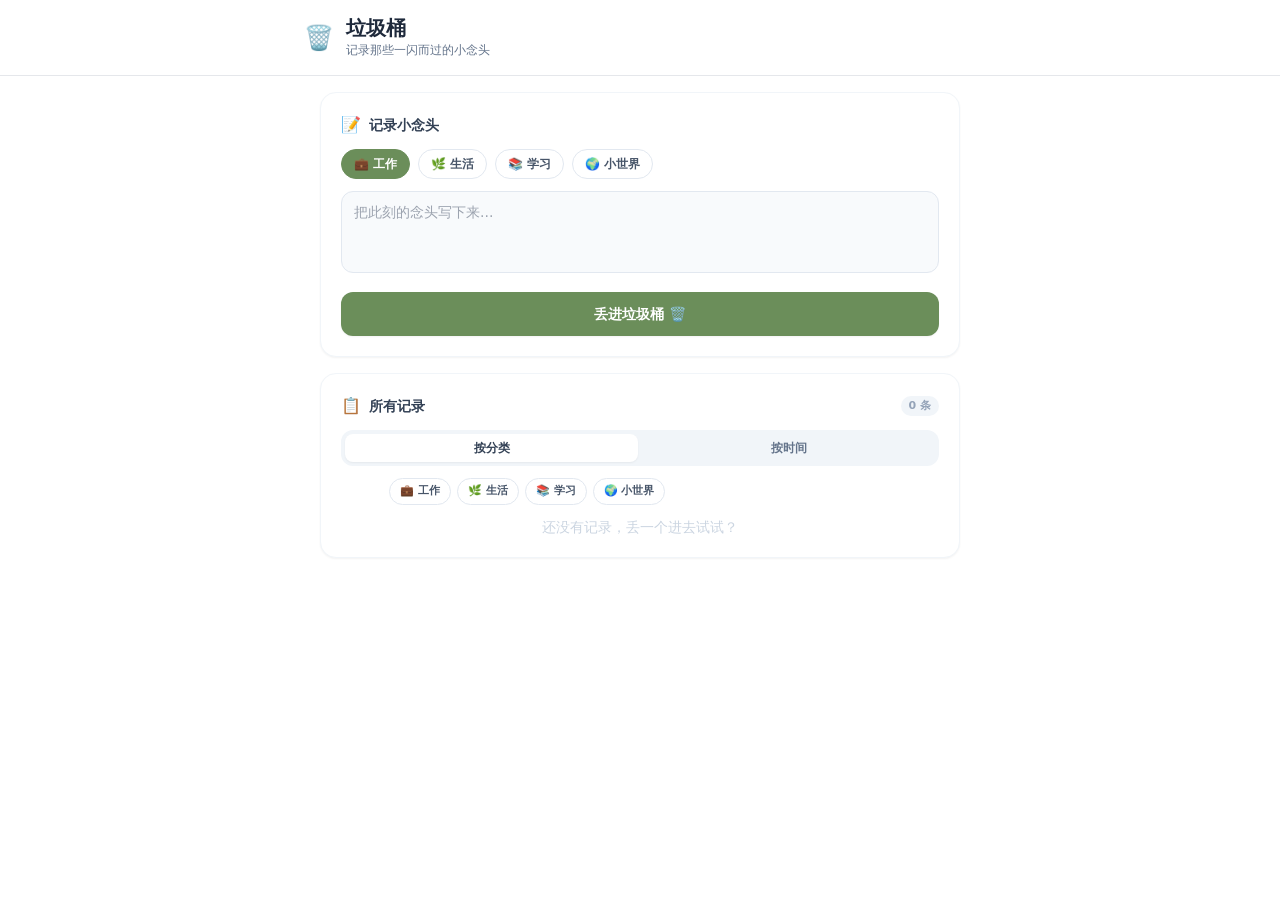
<file: app-trash.html>
<!DOCTYPE html>
<html lang="zh-CN">
<head>
<meta charset="UTF-8">
<meta name="viewport" content="width=device-width, initial-scale=1.0, viewport-fit=cover, maximum-scale=1.0, user-scalable=no">
<title>垃圾桶</title>
<link rel="stylesheet" href="tailwind.css">
<link rel="preload" as="style" href="https://cdnjs.cloudflare.com/ajax/libs/font-awesome/6.5.1/css/all.min.css">
<link rel="stylesheet" href="https://cdnjs.cloudflare.com/ajax/libs/font-awesome/6.5.1/css/all.min.css" media="print" onload="this.media='all'">
<style>
  body { -webkit-tap-highlight-color: transparent; }
  .fade-in { animation: fade .35s ease; }
  @keyframes fade { from{opacity:0; transform:translateY(6px);} to{opacity:1; transform:none;} }
  .toast { animation: toastSlide .3s ease; }
  @keyframes toastSlide { from{opacity:0; transform:translateY(-20px);} to{opacity:1; transform:translateY(0);} }
  .cat-pill { transition: all .15s ease; }
  .cat-pill.active { background:#6b8e5a; color:#fff; border-color:#6b8e5a; }
  .cat-pill:not(.active):hover { background:#f1f5f9; }
  .thought-item { animation: slideIn .25s ease; }
  @keyframes slideIn { from{opacity:0; transform:translateY(-4px);} to{opacity:1; transform:translateY(0);} }
  textarea { resize: none; }
  .no-scrollbar::-webkit-scrollbar { display:none; }
  .no-scrollbar { -ms-overflow-style:none; scrollbar-width:none; }
</style>
</head>
<body class="bg-[#f7f4ed] text-slate-800 min-h-screen">

<!-- Header -->
<header class="sticky top-0 z-30 bg-[#f7f4ed]/95 backdrop-blur-md px-4 py-4 border-b border-[#e8e1cf]/50">
  <div class="max-w-2xl mx-auto flex items-center gap-3">
    <span class="text-2xl">🗑️</span>
    <div>
      <h1 class="text-xl font-extrabold text-slate-800 leading-tight">垃圾桶</h1>
      <p class="text-[12px] text-slate-500">记录那些一闪而过的小念头</p>
    </div>
  </div>
</header>

<main class="px-4 pt-4 pb-20 max-w-2xl mx-auto space-y-4">

  <!-- 记录小念头 -->
  <section class="bg-white rounded-2xl p-5 shadow-sm border border-slate-100 fade-in">
    <div class="flex items-center gap-2 mb-3">
      <span class="text-base">📝</span>
      <h2 class="font-bold text-sm text-slate-700">记录小念头</h2>
    </div>

    <!-- 分类选择 -->
    <div class="flex flex-wrap gap-2 mb-3" id="cat-pills">
      <button data-cat="work" class="cat-pill px-3 py-1.5 rounded-full text-xs font-bold bg-white border border-slate-200 text-slate-600 flex items-center gap-1">
        💼 <span>工作</span>
      </button>
      <button data-cat="life" class="cat-pill px-3 py-1.5 rounded-full text-xs font-bold bg-white border border-slate-200 text-slate-600 flex items-center gap-1">
        🌿 <span>生活</span>
      </button>
      <button data-cat="study" class="cat-pill px-3 py-1.5 rounded-full text-xs font-bold bg-white border border-slate-200 text-slate-600 flex items-center gap-1">
        📚 <span>学习</span>
      </button>
      <button data-cat="world" class="cat-pill px-3 py-1.5 rounded-full text-xs font-bold bg-white border border-slate-200 text-slate-600 flex items-center gap-1">
        🌍 <span>小世界</span>
      </button>
    </div>

    <textarea id="thought-input" rows="3" placeholder="把此刻的念头写下来..." class="w-full px-3 py-2.5 rounded-xl bg-slate-50 border border-slate-200 text-sm outline-none focus:border-[#6b8e5a] focus:bg-white transition text-slate-700"></textarea>

    <button id="throw-btn" class="mt-3 w-full py-3 rounded-xl text-sm font-bold text-white transition shadow-sm flex items-center justify-center gap-2" style="background:#6b8e5a">
      丢进垃圾桶 🗑️
    </button>
  </section>

  <!-- 所有记录 -->
  <section class="bg-white rounded-2xl p-5 shadow-sm border border-slate-100 fade-in">
    <div class="flex items-center justify-between mb-3">
      <div class="flex items-center gap-2">
        <span class="text-base">📋</span>
        <h2 class="font-bold text-sm text-slate-700">所有记录</h2>
      </div>
      <span id="record-count" class="text-[11px] text-slate-400 font-semibold bg-slate-100 px-2 py-0.5 rounded-full">0 条</span>
    </div>

    <!-- 过滤切换 -->
    <div class="flex gap-1 bg-slate-100 rounded-xl p-1 mb-3" id="mode-toggle">
      <button data-mode="category" class="mode-btn flex-1 py-1.5 rounded-lg text-xs font-bold bg-white text-slate-700 shadow-sm transition">按分类</button>
      <button data-mode="time" class="mode-btn flex-1 py-1.5 rounded-lg text-xs font-bold text-slate-500 transition">按时间</button>
    </div>

    <!-- 分类过滤（默认显示） -->
    <div id="cat-filter" class="flex flex-wrap gap-1.5 mb-3">
      <button data-cat="all" class="cat-filter-btn px-2.5 py-1 rounded-full text-[11px] font-semibold bg-slate-700 text-white">全部</button>
      <button data-cat="work" class="cat-filter-btn px-2.5 py-1 rounded-full text-[11px] font-semibold bg-white border border-slate-200 text-slate-600">💼 工作</button>
      <button data-cat="life" class="cat-filter-btn px-2.5 py-1 rounded-full text-[11px] font-semibold bg-white border border-slate-200 text-slate-600">🌿 生活</button>
      <button data-cat="study" class="cat-filter-btn px-2.5 py-1 rounded-full text-[11px] font-semibold bg-white border border-slate-200 text-slate-600">📚 学习</button>
      <button data-cat="world" class="cat-filter-btn px-2.5 py-1 rounded-full text-[11px] font-semibold bg-white border border-slate-200 text-slate-600">🌍 小世界</button>
    </div>

    <!-- 时间过滤（默认隐藏） -->
    <div id="time-filter" class="hidden flex-wrap gap-1.5 mb-3">
      <button data-range="today" class="time-filter-btn px-2.5 py-1 rounded-full text-[11px] font-semibold bg-slate-700 text-white">今天</button>
      <button data-range="week" class="time-filter-btn px-2.5 py-1 rounded-full text-[11px] font-semibold bg-white border border-slate-200 text-slate-600">这周</button>
      <button data-range="month" class="time-filter-btn px-2.5 py-1 rounded-full text-[11px] font-semibold bg-white border border-slate-200 text-slate-600">这个月</button>
      <button data-range="quarter" class="time-filter-btn px-2.5 py-1 rounded-full text-[11px] font-semibold bg-white border border-slate-200 text-slate-600">季度</button>
      <button data-range="year" class="time-filter-btn px-2.5 py-1 rounded-full text-[11px] font-semibold bg-white border border-slate-200 text-slate-600">年</button>
    </div>

    <!-- 记录列表 -->
    <div id="thought-list" class="space-y-2"></div>
  </section>

</main>

<!-- Toast -->
<div id="toast" class="hidden fixed top-4 left-1/2 -translate-x-1/2 z-50 bg-slate-800 text-white text-sm font-semibold px-5 py-2.5 rounded-full shadow-lg toast"></div>

<script>
const STORAGE_KEY = 'trash_pro_state';

const CATS = {
  work:  { label: '工作',   icon: '💼', bg: 'bg-amber-50',  text: 'text-amber-600',  border: 'border-amber-200' },
  life:  { label: '生活',   icon: '🌿', bg: 'bg-emerald-50',text: 'text-emerald-600',border: 'border-emerald-200' },
  study: { label: '学习',   icon: '📚', bg: 'bg-sky-50',    text: 'text-sky-600',    border: 'border-sky-200' },
  world: { label: '小世界', icon: '🌍', bg: 'bg-blue-50',   text: 'text-blue-600',   border: 'border-blue-200' }
};

let state = { thoughts: [], currentCat: 'work', filterMode: 'category', currentCatFilter: 'all', currentTimeFilter: 'today' };

/* ============ Helpers ============ */
function todayStr(){
  const d = new Date();
  return new Date(d.getTime() - d.getTimezoneOffset()*60000).toISOString().split('T')[0];
}
function loadState(){
  try{ const s = JSON.parse(localStorage.getItem(STORAGE_KEY) || '{}'); return { thoughts: s.thoughts || [], currentCat: s.currentCat || 'work', filterMode: state.filterMode, currentCatFilter: state.currentCatFilter, currentTimeFilter: state.currentTimeFilter }; }
  catch(e){ return { thoughts: [] }; }
}
function saveState(){
  const toSave = { thoughts: state.thoughts, currentCat: state.currentCat };
  localStorage.setItem(STORAGE_KEY, JSON.stringify(toSave));
  // Notify dashboard
  try { window.parent && window.parent.postMessage && window.parent.postMessage({ type: 'dashboard-refresh' }, '*'); } catch(e){}
}
function escapeHtml(s){ return (s||'').replace(/[&<>"']/g, c => ({'&':'&amp;','<':'&lt;','>':'&gt;','"':'&quot;',"'":'&#39;'}[c])); }
function showToast(msg){
  const t = document.getElementById('toast');
  t.textContent = msg;
  t.classList.remove('hidden');
  clearTimeout(window._toastTimer);
  window._toastTimer = setTimeout(() => t.classList.add('hidden'), 1800);
}
function uid(){ return Date.now().toString(36) + Math.random().toString(36).slice(2, 7); }

/* ============ Category pill handlers ============ */
function setCategory(cat){
  state.currentCat = cat;
  document.querySelectorAll('#cat-pills .cat-pill').forEach(btn => {
    btn.classList.toggle('active', btn.dataset.cat === cat);
  });
  saveState();
}
function setFilterMode(mode){
  state.filterMode = mode;
  document.querySelectorAll('#mode-toggle .mode-btn').forEach(btn => {
    if(btn.dataset.mode === mode){
      btn.classList.add('bg-white','text-slate-700','shadow-sm');
      btn.classList.remove('text-slate-500');
    } else {
      btn.classList.remove('bg-white','text-slate-700','shadow-sm');
      btn.classList.add('text-slate-500');
    }
  });
  document.getElementById('cat-filter').classList.toggle('hidden', mode !== 'category');
  document.getElementById('time-filter').classList.toggle('hidden', mode !== 'time');
  renderList();
}
function setCatFilter(cat){
  state.currentCatFilter = cat;
  document.querySelectorAll('#cat-filter .cat-filter-btn').forEach(btn => {
    const isActive = btn.dataset.cat === cat;
    if(isActive){
      btn.classList.add('bg-slate-700','text-white');
      btn.classList.remove('bg-white','text-slate-600','border','border-slate-200');
    } else {
      btn.classList.remove('bg-slate-700','text-white');
      btn.classList.add('bg-white','text-slate-600','border','border-slate-200');
    }
  });
  renderList();
}
function setTimeFilter(range){
  state.currentTimeFilter = range;
  document.querySelectorAll('#time-filter .time-filter-btn').forEach(btn => {
    const isActive = btn.dataset.range === range;
    if(isActive){
      btn.classList.add('bg-slate-700','text-white');
      btn.classList.remove('bg-white','text-slate-600','border','border-slate-200');
    } else {
      btn.classList.remove('bg-slate-700','text-white');
      btn.classList.add('bg-white','text-slate-600','border','border-slate-200');
    }
  });
  renderList();
}

/* ============ Date range helpers ============ */
function getDateRangeStart(range){
  const now = new Date();
  if(range === 'today'){
    const d = new Date(now); d.setHours(0,0,0,0); return d;
  }
  if(range === 'week'){
    const dayIdx = (now.getDay() + 6) % 7; // 0=Mon
    const d = new Date(now); d.setHours(0,0,0,0); d.setDate(now.getDate() - dayIdx); return d;
  }
  if(range === 'month'){
    return new Date(now.getFullYear(), now.getMonth(), 1);
  }
  if(range === 'quarter'){
    const qStart = Math.floor(now.getMonth() / 3) * 3;
    return new Date(now.getFullYear(), qStart, 1);
  }
  if(range === 'year'){
    return new Date(now.getFullYear(), 0, 1);
  }
  return new Date(0);
}
function getDateRangeEnd(range){
  const now = new Date();
  if(range === 'today'){
    const d = new Date(now); d.setHours(23,59,59,999); return d;
  }
  if(range === 'week'){
    const start = getDateRangeStart('week');
    const d = new Date(start); d.setDate(start.getDate() + 6); d.setHours(23,59,59,999); return d;
  }
  if(range === 'month'){
    return new Date(now.getFullYear(), now.getMonth() + 1, 0, 23, 59, 59, 999);
  }
  if(range === 'quarter'){
    const qStart = Math.floor(now.getMonth() / 3) * 3;
    return new Date(now.getFullYear(), qStart + 3, 0, 23, 59, 59, 999);
  }
  if(range === 'year'){
    return new Date(now.getFullYear(), 11, 31, 23, 59, 59, 999);
  }
  return new Date();
}

/* ============ Add / Delete ============ */
function addThought(){
  const input = document.getElementById('thought-input');
  const text = input.value.trim();
  if(!text){ showToast('写点什么再丢吧～'); return; }
  const item = {
    id: uid(),
    text: text,
    cat: state.currentCat,
    ts: Date.now()
  };
  state.thoughts.unshift(item);
  saveState();
  input.value = '';
  renderList();
  showToast('已丢进垃圾桶 🗑️');
}
function deleteThought(id){
  state.thoughts = state.thoughts.filter(t => t.id !== id);
  saveState();
  renderList();
  showToast('已清除');
}

/* ============ Render ============ */
function getFilteredThoughts(){
  let list = state.thoughts.slice();
  if(state.filterMode === 'category'){
    if(state.currentCatFilter !== 'all'){
      list = list.filter(t => t.cat === state.currentCatFilter);
    }
  } else {
    const start = getDateRangeStart(state.currentTimeFilter);
    const end = getDateRangeEnd(state.currentTimeFilter);
    list = list.filter(t => t.ts >= start.getTime() && t.ts <= end.getTime());
  }
  return list;
}

function renderList(){
  const list = getFilteredThoughts();
  const container = document.getElementById('thought-list');
  document.getElementById('record-count').textContent = list.length + ' 条';

  if(list.length === 0){
    container.innerHTML = '<div class="text-center py-10 text-slate-300 text-sm">还没有记录，丢一个进去试试？</div>';
    return;
  }

  container.innerHTML = list.map(t => {
    const c = CATS[t.cat] || CATS.life;
    const dt = new Date(t.ts);
    const dateStr = dt.toISOString().slice(0,10);
    return `
      <div class="thought-item flex items-start gap-2 py-2.5 px-2 rounded-lg hover:bg-slate-50 transition border-b border-slate-50 last:border-0">
        <span class="text-sm mt-0.5 shrink-0">${c.icon}</span>
        <div class="flex-1 min-w-0">
          <div class="text-sm text-slate-700 leading-relaxed break-words">${escapeHtml(t.text)}</div>
          <div class="flex items-center gap-1.5 mt-1 text-[10px] text-slate-400 font-semibold">
            <span class="inline-flex items-center gap-0.5">${c.icon} ${c.label}</span>
            <span class="text-slate-300">·</span>
            <span>${dateStr}</span>
          </div>
        </div>
        <button onclick="deleteThought('${t.id}')" class="text-slate-300 hover:text-rose-500 transition shrink-0 w-6 h-6 flex items-center justify-center" title="删除">
          <i class="fas fa-times text-xs"></i>
        </button>
      </div>
    `;
  }).join('');
}

/* ============ Init ============ */
function init(){
  state = loadState();
  // Bind category pills
  document.querySelectorAll('#cat-pills .cat-pill').forEach(btn => {
    btn.addEventListener('click', () => setCategory(btn.dataset.cat));
  });
  setCategory(state.currentCat);
  // Bind mode toggle
  document.querySelectorAll('#mode-toggle .mode-btn').forEach(btn => {
    btn.addEventListener('click', () => setFilterMode(btn.dataset.mode));
  });
  setFilterMode(state.filterMode);
  // Bind cat filter
  document.querySelectorAll('#cat-filter .cat-filter-btn').forEach(btn => {
    btn.addEventListener('click', () => setCatFilter(btn.dataset.cat));
  });
  setCatFilter(state.currentCatFilter);
  // Bind time filter
  document.querySelectorAll('#time-filter .time-filter-btn').forEach(btn => {
    btn.addEventListener('click', () => setTimeFilter(btn.dataset.range));
  });
  setTimeFilter(state.currentTimeFilter);
  // Bind throw button
  document.getElementById('throw-btn').addEventListener('click', addThought);
  // Bind Ctrl+Enter
  document.getElementById('thought-input').addEventListener('keydown', (e) => {
    if((e.ctrlKey || e.metaKey) && e.key === 'Enter'){ e.preventDefault(); addThought(); }
  });
  renderList();

  // ===== 云同步：监听父页面推送的 pb-sync-update 消息 =====
  // 当云端拉到新数据时，父页面会广播此消息，刷新本地 UI
  window.addEventListener('message', (e) => {
    if(e.data && (e.data.type === 'pb-sync-update' || e.data.type === 'refresh-data')){
      // 重新从 localStorage 加载（不覆盖 currentCat/filterMode 等 UI 状态）
      var saved = JSON.parse(localStorage.getItem(STORAGE_KEY) || '{}');
      if(saved.thoughts){ state.thoughts = saved.thoughts; }
      if(saved.currentCat){ state.currentCat = saved.currentCat; }
      renderList();
    }
  });

  // ===== 跨标签页同步：监听 storage 事件 =====
  // 同一浏览器打开两个标签页时，一个标签页的修改会反映到另一个
  window.addEventListener('storage', (e) => {
    if(e.key === STORAGE_KEY){
      var saved = JSON.parse(e.newValue || '{}');
      if(saved.thoughts){
        state.thoughts = saved.thoughts;
        renderList();
      }
    }
  });
}

document.addEventListener('DOMContentLoaded', init);
</script>
</body>
</html>
</file>
